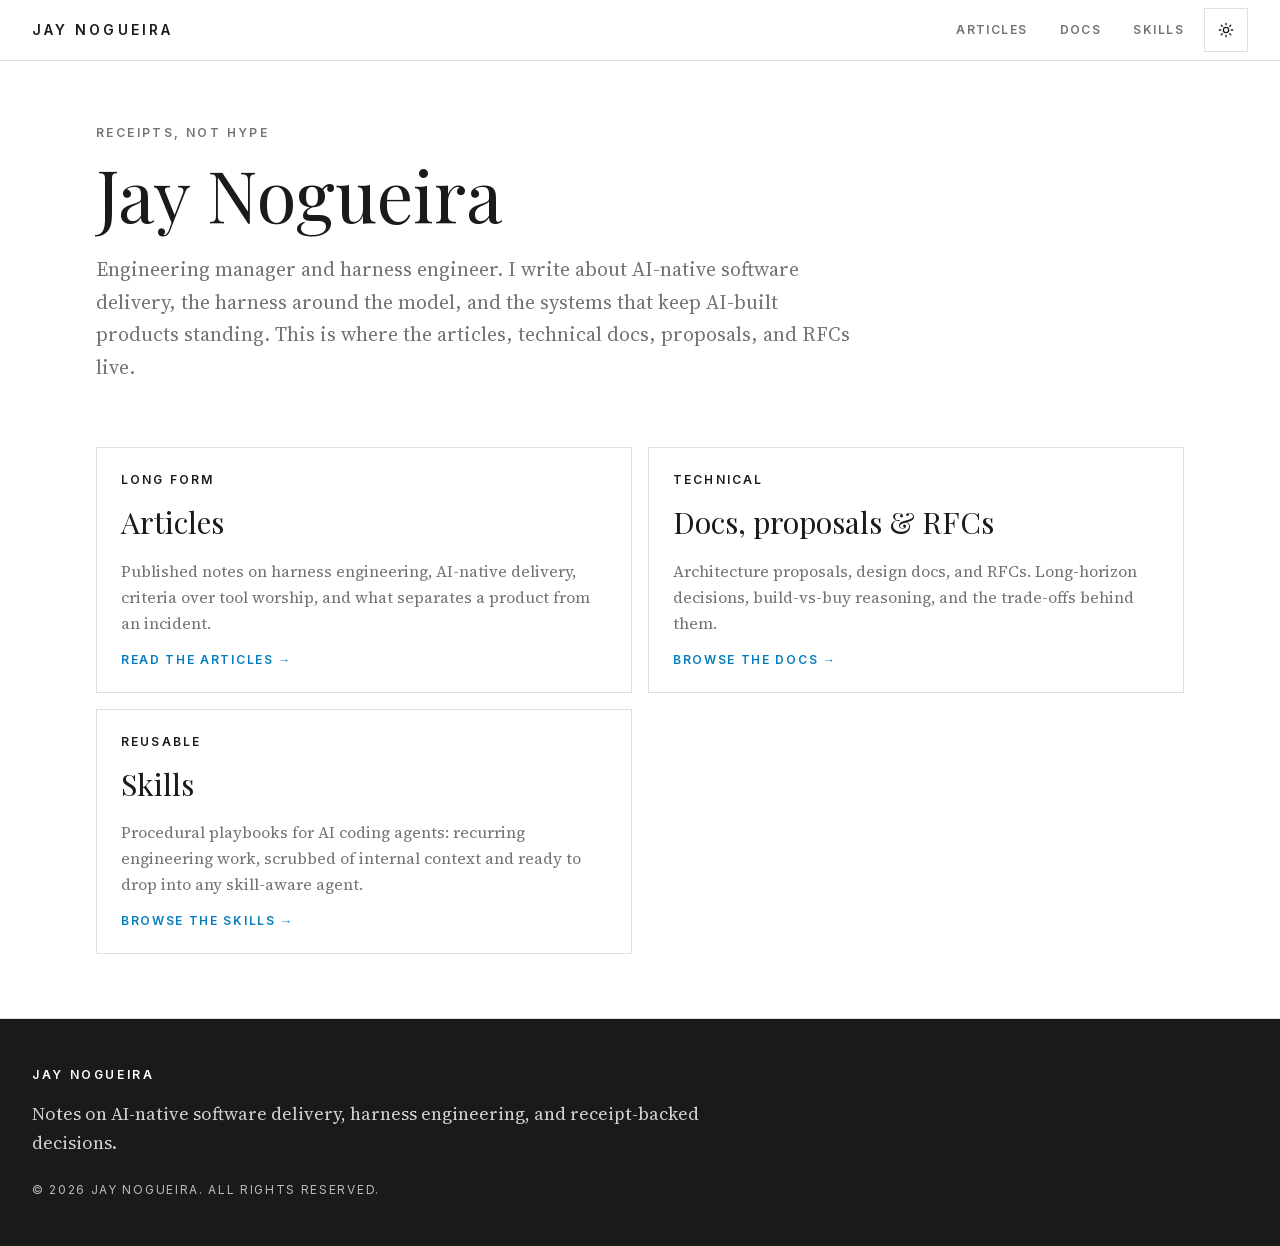
<file: index.html>
<!DOCTYPE html>
<html lang="en" class="scroll-smooth" data-scroll-behavior="smooth">
<head>
<meta charset="utf-8"/>
<meta name="viewport" content="width=device-width, initial-scale=1"/>
<title>Jay Nogueira</title>
<meta name="description" content="Engineering manager and harness engineer. Articles, technical docs, proposals, and RFCs on AI-native software delivery and the systems that keep AI-built products standing."/>
<meta name="author" content="Jay Nogueira"/>
<meta property="og:title" content="Jay Nogueira"/>
<meta property="og:description" content="Articles, technical docs, proposals, and RFCs on AI-native software delivery and harness engineering."/>
<meta property="og:type" content="website"/>
<meta property="og:url" content="https://jaynogueira-vt.github.io/notes/"/>
<meta property="og:site_name" content="Jay Nogueira"/>
<meta name="twitter:card" content="summary"/>
<meta name="twitter:title" content="Jay Nogueira"/>
<meta name="twitter:description" content="Articles, technical docs, proposals, and RFCs on AI-native software delivery and harness engineering."/>
<meta name="theme-color" content="#ffffff" media="(prefers-color-scheme: light)"/>
<meta name="theme-color" content="#0a0a0a" media="(prefers-color-scheme: dark)"/>
<link rel="icon" href="assets/icon.svg" type="image/svg+xml"/>
<link rel="stylesheet" href="assets/fonts.css"/>
<link rel="stylesheet" href="assets/site.css"/>
<script>(function(){try{var t=localStorage.getItem("theme");var d=t==="dark"||(!t&&window.matchMedia("(prefers-color-scheme: dark)").matches);if(d){document.documentElement.classList.add("dark");document.documentElement.style.colorScheme="dark"}else{document.documentElement.style.colorScheme="light"}}catch(e){}})();</script>
</head>
<body class="playfair_display_788cf017-module__UR335q__variable source_serif_4_1dcf62f-module__tdgqBa__variable inter_96c4af0c-module__Y9_Geq__variable antialiased">
<div class="bg-background text-foreground flex min-h-screen flex-col">
<a href="#main-content" class="bg-background text-foreground focus-visible:ring-ring sr-only focus:not-sr-only focus:absolute focus:top-2 focus:left-2 focus:z-[100] focus:px-4 focus:py-3 focus:ring-2 focus:outline-none">Skip to content</a>
<header class="border-border bg-background sticky top-0 z-50 w-full border-b">
<div class="mx-auto flex max-w-7xl items-center justify-between px-4 py-2 sm:px-6 lg:px-8">
<a class="focus-visible:ring-ring inline-flex min-h-11 items-center font-sans text-sm font-semibold tracking-[0.22em] uppercase focus-visible:ring-2 focus-visible:outline-none" href="index.html"><span>Jay Nogueira</span></a>
<div class="flex items-center gap-2">
<a class="hover:text-foreground text-muted-foreground focus-visible:ring-ring inline-flex min-h-11 shrink-0 items-center px-3 font-sans text-xs font-semibold tracking-[0.12em] uppercase transition-colors focus-visible:ring-2 focus-visible:outline-none" href="articles/index.html">Articles</a>
<a class="hover:text-foreground text-muted-foreground focus-visible:ring-ring inline-flex min-h-11 shrink-0 items-center px-3 font-sans text-xs font-semibold tracking-[0.12em] uppercase transition-colors focus-visible:ring-2 focus-visible:outline-none" href="docs/index.html">Docs</a>
<a class="hover:text-foreground text-muted-foreground focus-visible:ring-ring inline-flex min-h-11 shrink-0 items-center px-3 font-sans text-xs font-semibold tracking-[0.12em] uppercase transition-colors focus-visible:ring-2 focus-visible:outline-none" href="skills/index.html">Skills</a>
<button type="button" onclick="toggleTheme()" aria-label="Toggle theme" title="Toggle theme" class="border-border bg-background text-foreground hover:bg-secondary hover:text-foreground focus-visible:ring-ring relative inline-flex h-11 w-11 items-center justify-center rounded-md border transition-colors focus-visible:ring-2 focus-visible:outline-none"><svg class="h-4 w-4 dark:hidden" viewBox="0 0 24 24" fill="none" stroke="currentColor" stroke-width="2" stroke-linecap="round" stroke-linejoin="round" aria-hidden="true"><circle cx="12" cy="12" r="4"/><path d="M12 2v2M12 20v2M4.93 4.93l1.41 1.41M17.66 17.66l1.41 1.41M2 12h2M20 12h2M6.34 17.66l-1.41 1.41M19.07 4.93l-1.41 1.41"/></svg><svg class="hidden h-4 w-4 dark:block" viewBox="0 0 24 24" fill="none" stroke="currentColor" stroke-width="2" stroke-linecap="round" stroke-linejoin="round" aria-hidden="true"><path d="M12 3a6 6 0 0 0 9 9 9 9 0 1 1-9-9Z"/></svg></button>
</div>
</div>
</header>
<main id="main-content" class="flex-1" tabindex="-1">

<section class="mx-auto flex w-full max-w-6xl flex-col gap-8 px-4 pt-12 pb-8 sm:px-6 lg:px-8 md:py-16">
<header class="max-w-4xl">
<p class="text-muted-foreground font-sans text-xs font-semibold tracking-[0.2em] uppercase">Receipts, not hype</p>
<h1 class="font-display mt-4 text-5xl leading-none font-normal md:text-7xl">Jay Nogueira</h1>
<p class="text-muted-foreground mt-6 max-w-3xl font-serif text-xl leading-relaxed">Engineering manager and harness engineer. I write about AI-native software delivery, the harness around the model, and the systems that keep AI-built products standing. This is where the articles, technical docs, proposals, and RFCs live.</p>
</header>
</section>

<section class="mx-auto w-full max-w-6xl px-4 pb-16 sm:px-6 lg:px-8">
<div class="grid gap-4 md:grid-cols-2 lg:grid-cols-3">

<a href="articles/index.html" class="border-border hover:bg-secondary/40 focus-visible:ring-ring group relative flex flex-col gap-4 border p-6 transition-colors focus-visible:ring-2 focus-visible:outline-none">
<p class="font-sans text-xs font-semibold tracking-[0.18em] uppercase">Long form</p>
<h2 class="font-display text-3xl leading-tight font-normal">Articles</h2>
<p class="text-muted-foreground font-serif text-base leading-relaxed">Published notes on harness engineering, AI-native delivery, criteria over tool worship, and what separates a product from an incident.</p>
<span class="text-accent mt-auto font-sans text-xs font-semibold tracking-[0.14em] uppercase">Read the articles &rarr;</span>
</a>

<a href="docs/index.html" class="border-border hover:bg-secondary/40 focus-visible:ring-ring group relative flex flex-col gap-4 border p-6 transition-colors focus-visible:ring-2 focus-visible:outline-none">
<p class="font-sans text-xs font-semibold tracking-[0.18em] uppercase">Technical</p>
<h2 class="font-display text-3xl leading-tight font-normal">Docs, proposals &amp; RFCs</h2>
<p class="text-muted-foreground font-serif text-base leading-relaxed">Architecture proposals, design docs, and RFCs. Long-horizon decisions, build-vs-buy reasoning, and the trade-offs behind them.</p>
<span class="text-accent mt-auto font-sans text-xs font-semibold tracking-[0.14em] uppercase">Browse the docs &rarr;</span>
</a>

<a href="skills/index.html" class="border-border hover:bg-secondary/40 focus-visible:ring-ring group relative flex flex-col gap-4 border p-6 transition-colors focus-visible:ring-2 focus-visible:outline-none">
<p class="font-sans text-xs font-semibold tracking-[0.18em] uppercase">Reusable</p>
<h2 class="font-display text-3xl leading-tight font-normal">Skills</h2>
<p class="text-muted-foreground font-serif text-base leading-relaxed">Procedural playbooks for AI coding agents: recurring engineering work, scrubbed of internal context and ready to drop into any skill-aware agent.</p>
<span class="text-accent mt-auto font-sans text-xs font-semibold tracking-[0.14em] uppercase">Browse the skills &rarr;</span>
</a>

</div>
</section>

</main>
<footer class="bg-primary text-primary-foreground border-primary border-t">
<div class="mx-auto grid max-w-7xl gap-10 px-6 py-12 lg:px-8">
<div>
<p class="font-sans text-xs font-semibold tracking-[0.22em] uppercase">Jay Nogueira</p>
<p class="text-primary-foreground/80 mt-4 max-w-2xl font-serif text-lg leading-relaxed">Notes on AI-native software delivery, harness engineering, and receipt-backed decisions.</p>
<p class="text-primary-foreground/70 mt-6 font-sans text-xs tracking-[0.14em] uppercase">&copy; 2026 Jay Nogueira. All rights reserved.</p>
</div>
</div>
</footer>
</div>
<script>function toggleTheme(){var h=document.documentElement;var d=h.classList.toggle("dark");h.style.colorScheme=d?"dark":"light";try{localStorage.setItem("theme",d?"dark":"light")}catch(e){}}</script>
</body>
</html>
</file>
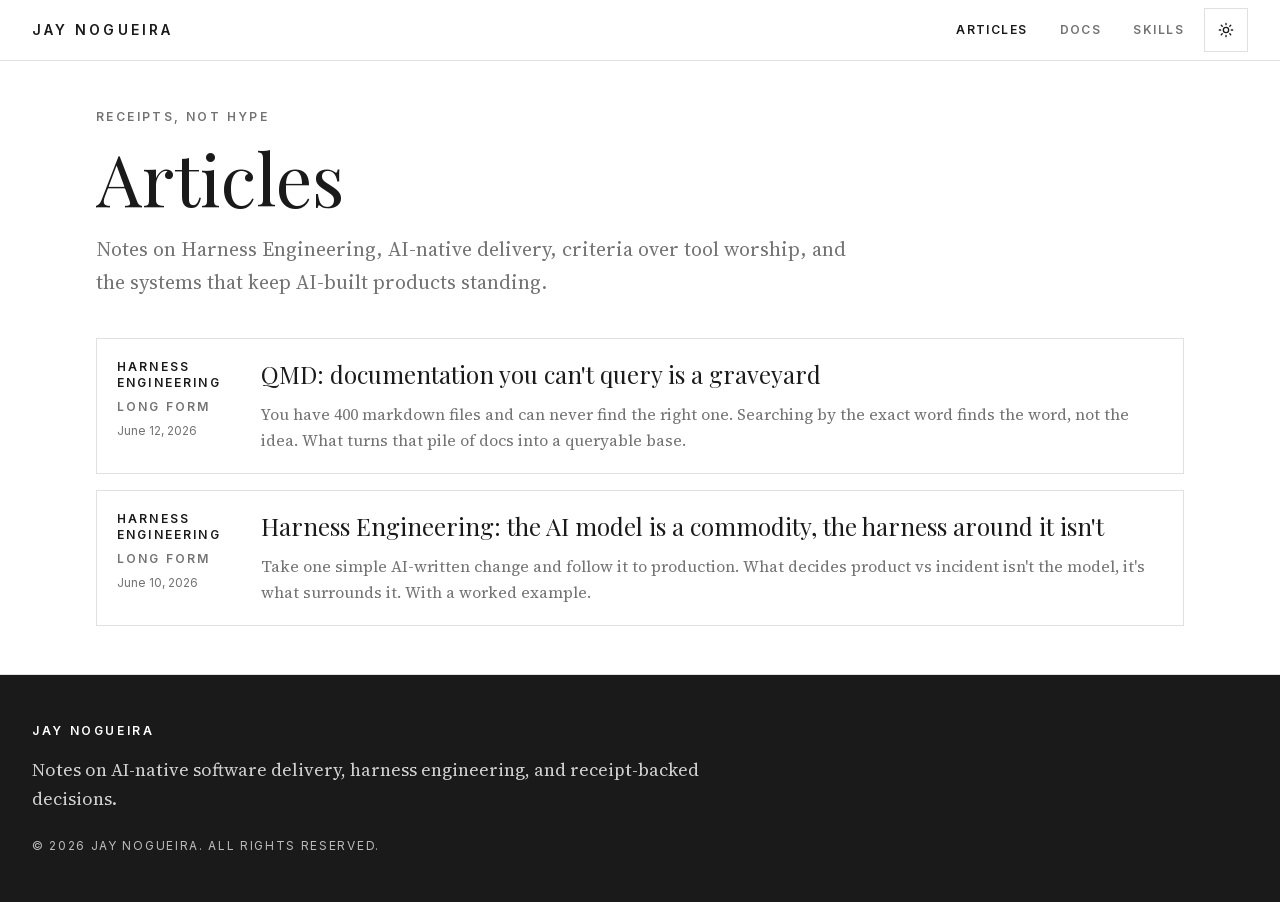
<file: articles/index.html>
<!DOCTYPE html>
<html lang="en" class="scroll-smooth" data-scroll-behavior="smooth">
<head>
<meta charset="utf-8"/>
<meta name="viewport" content="width=device-width, initial-scale=1"/>
<title>Articles · Jay Nogueira</title>
<meta name="description" content="Published notes on Harness Engineering, AI-native delivery, and the systems that keep AI-built products standing."/>
<meta name="author" content="Jay Nogueira"/>
<meta property="og:title" content="Articles · Jay Nogueira"/>
<meta property="og:description" content="Notes on Harness Engineering, AI-native delivery, and the systems that keep AI-built products standing."/>
<meta property="og:type" content="website"/>
<meta property="og:url" content="https://jaynogueira-vt.github.io/notes/articles/"/>
<meta property="og:site_name" content="Jay Nogueira"/>
<meta name="theme-color" content="#ffffff" media="(prefers-color-scheme: light)"/>
<meta name="theme-color" content="#0a0a0a" media="(prefers-color-scheme: dark)"/>
<link rel="icon" href="../assets/icon.svg" type="image/svg+xml"/>
<link rel="stylesheet" href="../assets/fonts.css"/>
<link rel="stylesheet" href="../assets/site.css"/>
<script>(function(){try{var t=localStorage.getItem("theme");var d=t==="dark"||(!t&&window.matchMedia("(prefers-color-scheme: dark)").matches);if(d){document.documentElement.classList.add("dark");document.documentElement.style.colorScheme="dark"}else{document.documentElement.style.colorScheme="light"}}catch(e){}})();</script>
</head>
<body class="playfair_display_788cf017-module__UR335q__variable source_serif_4_1dcf62f-module__tdgqBa__variable inter_96c4af0c-module__Y9_Geq__variable antialiased">
<div class="bg-background text-foreground flex min-h-screen flex-col">
<a href="#main-content" class="bg-background text-foreground focus-visible:ring-ring sr-only focus:not-sr-only focus:absolute focus:top-2 focus:left-2 focus:z-[100] focus:px-4 focus:py-3 focus:ring-2 focus:outline-none">Skip to content</a>
<header class="border-border bg-background sticky top-0 z-50 w-full border-b">
<div class="mx-auto flex max-w-7xl items-center justify-between px-4 py-2 sm:px-6 lg:px-8">
<a class="focus-visible:ring-ring inline-flex min-h-11 items-center font-sans text-sm font-semibold tracking-[0.22em] uppercase focus-visible:ring-2 focus-visible:outline-none" href="../index.html"><span>Jay Nogueira</span></a>
<div class="flex items-center gap-2">
<a class="text-foreground focus-visible:ring-ring inline-flex min-h-11 shrink-0 items-center px-3 font-sans text-xs font-semibold tracking-[0.12em] uppercase focus-visible:ring-2 focus-visible:outline-none" href="index.html" aria-current="page">Articles</a>
<a class="hover:text-foreground text-muted-foreground focus-visible:ring-ring inline-flex min-h-11 shrink-0 items-center px-3 font-sans text-xs font-semibold tracking-[0.12em] uppercase transition-colors focus-visible:ring-2 focus-visible:outline-none" href="../docs/index.html">Docs</a>
<a class="hover:text-foreground text-muted-foreground focus-visible:ring-ring inline-flex min-h-11 shrink-0 items-center px-3 font-sans text-xs font-semibold tracking-[0.12em] uppercase transition-colors focus-visible:ring-2 focus-visible:outline-none" href="../skills/index.html">Skills</a>
<button type="button" onclick="toggleTheme()" aria-label="Toggle theme" title="Toggle theme" class="border-border bg-background text-foreground hover:bg-secondary hover:text-foreground focus-visible:ring-ring relative inline-flex h-11 w-11 items-center justify-center rounded-md border transition-colors focus-visible:ring-2 focus-visible:outline-none"><svg class="h-4 w-4 dark:hidden" viewBox="0 0 24 24" fill="none" stroke="currentColor" stroke-width="2" stroke-linecap="round" stroke-linejoin="round" aria-hidden="true"><circle cx="12" cy="12" r="4"/><path d="M12 2v2M12 20v2M4.93 4.93l1.41 1.41M17.66 17.66l1.41 1.41M2 12h2M20 12h2M6.34 17.66l-1.41 1.41M19.07 4.93l-1.41 1.41"/></svg><svg class="hidden h-4 w-4 dark:block" viewBox="0 0 24 24" fill="none" stroke="currentColor" stroke-width="2" stroke-linecap="round" stroke-linejoin="round" aria-hidden="true"><path d="M12 3a6 6 0 0 0 9 9 9 9 0 1 1-9-9Z"/></svg></button>
</div>
</div>
</header>
<main id="main-content" class="flex-1" tabindex="-1">
<section class="mx-auto flex w-full max-w-6xl flex-col gap-10 px-4 py-12 sm:px-6 lg:px-8">
<header class="max-w-4xl">
<p class="text-muted-foreground font-sans text-xs font-semibold tracking-[0.2em] uppercase">Receipts, not hype</p>
<h1 class="font-display mt-4 text-5xl leading-none font-normal md:text-7xl">Articles</h1>
<p class="text-muted-foreground mt-5 max-w-3xl font-serif text-xl leading-relaxed">Notes on Harness Engineering, AI-native delivery, criteria over tool worship, and the systems that keep AI-built products standing.</p>
</header>
<div class="flex flex-col gap-4">
<article class="border-border hover:bg-secondary/40 relative grid gap-4 border p-5 transition-colors md:grid-cols-[8rem_minmax(0,1fr)]">
<div class="font-sans text-xs font-semibold tracking-[0.18em] uppercase">
<p>Harness Engineering</p>
<p class="text-muted-foreground mt-2">Long form</p>
<p class="text-muted-foreground mt-2 font-normal tracking-normal normal-case"><time datetime="2026-06-12T00:00:00+00:00">June 12, 2026</time></p>
</div>
<div>
<h2 class="font-display text-2xl leading-tight font-normal"><a href="documentation-you-can-t-query-is-a-graveyard/index.html" class="focus-visible:ring-ring underline-offset-4 after:absolute after:inset-0 hover:underline focus-visible:ring-2 focus-visible:outline-none">QMD: documentation you can&#x27;t query is a graveyard</a></h2>
<p class="text-muted-foreground mt-3 font-serif text-base leading-relaxed">You have 400 markdown files and can never find the right one. Searching by the exact word finds the word, not the idea. What turns that pile of docs into a queryable base.</p>
</div>
</article>
<article class="border-border hover:bg-secondary/40 relative grid gap-4 border p-5 transition-colors md:grid-cols-[8rem_minmax(0,1fr)]">
<div class="font-sans text-xs font-semibold tracking-[0.18em] uppercase">
<p>Harness Engineering</p>
<p class="text-muted-foreground mt-2">Long form</p>
<p class="text-muted-foreground mt-2 font-normal tracking-normal normal-case"><time datetime="2026-06-10T00:00:00+00:00">June 10, 2026</time></p>
</div>
<div>
<h2 class="font-display text-2xl leading-tight font-normal"><a href="harness-engineering-receipts-over-hype/index.html" class="focus-visible:ring-ring underline-offset-4 after:absolute after:inset-0 hover:underline focus-visible:ring-2 focus-visible:outline-none">Harness Engineering: the AI model is a commodity, the harness around it isn&#x27;t</a></h2>
<p class="text-muted-foreground mt-3 font-serif text-base leading-relaxed">Take one simple AI-written change and follow it to production. What decides product vs incident isn&#x27;t the model, it&#x27;s what surrounds it. With a worked example.</p>
</div>
</article>
</div>
</section>
</main>
<footer class="bg-primary text-primary-foreground border-primary border-t">
<div class="mx-auto grid max-w-7xl gap-10 px-6 py-12 lg:px-8">
<div>
<p class="font-sans text-xs font-semibold tracking-[0.22em] uppercase">Jay Nogueira</p>
<p class="text-primary-foreground/80 mt-4 max-w-2xl font-serif text-lg leading-relaxed">Notes on AI-native software delivery, harness engineering, and receipt-backed decisions.</p>
<p class="text-primary-foreground/70 mt-6 font-sans text-xs tracking-[0.14em] uppercase">&copy; 2026 Jay Nogueira. All rights reserved.</p>
</div>
</div>
</footer>
</div>
<script>function toggleTheme(){var h=document.documentElement;var d=h.classList.toggle("dark");h.style.colorScheme=d?"dark":"light";try{localStorage.setItem("theme",d?"dark":"light")}catch(e){}}</script>
</body>
</html>
</file>
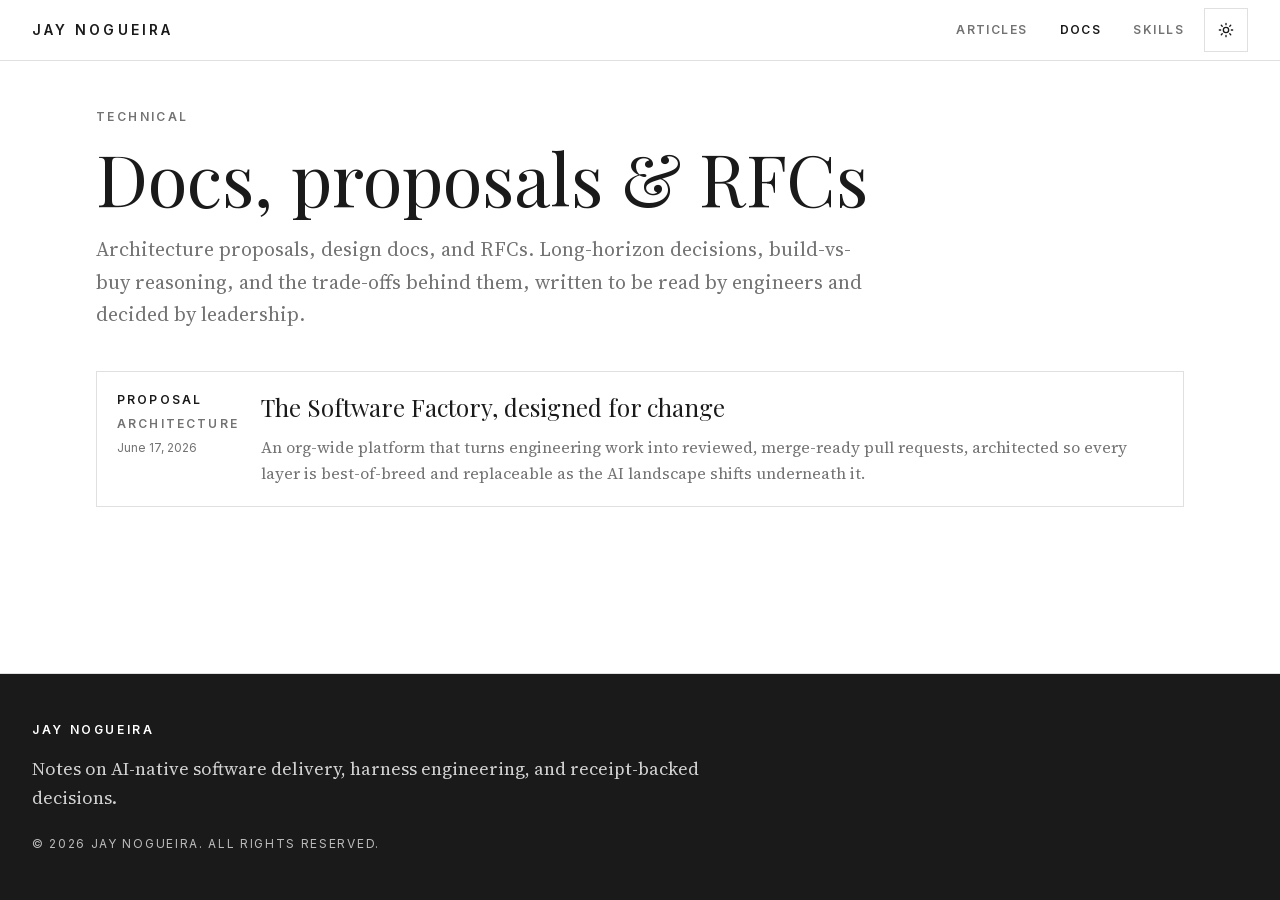
<file: docs/index.html>
<!DOCTYPE html>
<html lang="en" class="scroll-smooth" data-scroll-behavior="smooth">
<head>
<meta charset="utf-8"/>
<meta name="viewport" content="width=device-width, initial-scale=1"/>
<title>Docs, proposals &amp; RFCs · Jay Nogueira</title>
<meta name="description" content="Architecture proposals, design docs, and RFCs on AI-native software delivery and platform engineering."/>
<meta name="author" content="Jay Nogueira"/>
<meta property="og:title" content="Docs, proposals &amp; RFCs · Jay Nogueira"/>
<meta property="og:description" content="Architecture proposals, design docs, and RFCs on AI-native software delivery and platform engineering."/>
<meta property="og:type" content="website"/>
<meta property="og:url" content="https://jaynogueira-vt.github.io/notes/docs/"/>
<meta property="og:site_name" content="Jay Nogueira"/>
<meta name="theme-color" content="#ffffff" media="(prefers-color-scheme: light)"/>
<meta name="theme-color" content="#0a0a0a" media="(prefers-color-scheme: dark)"/>
<link rel="icon" href="../assets/icon.svg" type="image/svg+xml"/>
<link rel="stylesheet" href="../assets/fonts.css"/>
<link rel="stylesheet" href="../assets/site.css"/>
<script>(function(){try{var t=localStorage.getItem("theme");var d=t==="dark"||(!t&&window.matchMedia("(prefers-color-scheme: dark)").matches);if(d){document.documentElement.classList.add("dark");document.documentElement.style.colorScheme="dark"}else{document.documentElement.style.colorScheme="light"}}catch(e){}})();</script>
</head>
<body class="playfair_display_788cf017-module__UR335q__variable source_serif_4_1dcf62f-module__tdgqBa__variable inter_96c4af0c-module__Y9_Geq__variable antialiased">
<div class="bg-background text-foreground flex min-h-screen flex-col">
<a href="#main-content" class="bg-background text-foreground focus-visible:ring-ring sr-only focus:not-sr-only focus:absolute focus:top-2 focus:left-2 focus:z-[100] focus:px-4 focus:py-3 focus:ring-2 focus:outline-none">Skip to content</a>
<header class="border-border bg-background sticky top-0 z-50 w-full border-b">
<div class="mx-auto flex max-w-7xl items-center justify-between px-4 py-2 sm:px-6 lg:px-8">
<a class="focus-visible:ring-ring inline-flex min-h-11 items-center font-sans text-sm font-semibold tracking-[0.22em] uppercase focus-visible:ring-2 focus-visible:outline-none" href="../index.html"><span>Jay Nogueira</span></a>
<div class="flex items-center gap-2">
<a class="hover:text-foreground text-muted-foreground focus-visible:ring-ring inline-flex min-h-11 shrink-0 items-center px-3 font-sans text-xs font-semibold tracking-[0.12em] uppercase transition-colors focus-visible:ring-2 focus-visible:outline-none" href="../articles/index.html">Articles</a>
<a class="text-foreground focus-visible:ring-ring inline-flex min-h-11 shrink-0 items-center px-3 font-sans text-xs font-semibold tracking-[0.12em] uppercase focus-visible:ring-2 focus-visible:outline-none" href="index.html" aria-current="page">Docs</a>
<a class="hover:text-foreground text-muted-foreground focus-visible:ring-ring inline-flex min-h-11 shrink-0 items-center px-3 font-sans text-xs font-semibold tracking-[0.12em] uppercase transition-colors focus-visible:ring-2 focus-visible:outline-none" href="../skills/index.html">Skills</a>
<button type="button" onclick="toggleTheme()" aria-label="Toggle theme" title="Toggle theme" class="border-border bg-background text-foreground hover:bg-secondary hover:text-foreground focus-visible:ring-ring relative inline-flex h-11 w-11 items-center justify-center rounded-md border transition-colors focus-visible:ring-2 focus-visible:outline-none"><svg class="h-4 w-4 dark:hidden" viewBox="0 0 24 24" fill="none" stroke="currentColor" stroke-width="2" stroke-linecap="round" stroke-linejoin="round" aria-hidden="true"><circle cx="12" cy="12" r="4"/><path d="M12 2v2M12 20v2M4.93 4.93l1.41 1.41M17.66 17.66l1.41 1.41M2 12h2M20 12h2M6.34 17.66l-1.41 1.41M19.07 4.93l-1.41 1.41"/></svg><svg class="hidden h-4 w-4 dark:block" viewBox="0 0 24 24" fill="none" stroke="currentColor" stroke-width="2" stroke-linecap="round" stroke-linejoin="round" aria-hidden="true"><path d="M12 3a6 6 0 0 0 9 9 9 9 0 1 1-9-9Z"/></svg></button>
</div>
</div>
</header>
<main id="main-content" class="flex-1" tabindex="-1">
<section class="mx-auto flex w-full max-w-6xl flex-col gap-10 px-4 py-12 sm:px-6 lg:px-8">
<header class="max-w-4xl">
<p class="text-muted-foreground font-sans text-xs font-semibold tracking-[0.2em] uppercase">Technical</p>
<h1 class="font-display mt-4 text-5xl leading-none font-normal md:text-7xl">Docs, proposals &amp; RFCs</h1>
<p class="text-muted-foreground mt-5 max-w-3xl font-serif text-xl leading-relaxed">Architecture proposals, design docs, and RFCs. Long-horizon decisions, build-vs-buy reasoning, and the trade-offs behind them, written to be read by engineers and decided by leadership.</p>
</header>
<div class="flex flex-col gap-4">

<article class="border-border hover:bg-secondary/40 relative grid gap-4 border p-5 transition-colors md:grid-cols-[8rem_minmax(0,1fr)]">
<div class="font-sans text-xs font-semibold tracking-[0.18em] uppercase">
<p>Proposal</p>
<p class="text-muted-foreground mt-2">Architecture</p>
<p class="text-muted-foreground mt-2 font-normal tracking-normal normal-case"><time datetime="2026-06-17T00:00:00+00:00">June 17, 2026</time></p>
</div>
<div>
<h2 class="font-display text-2xl leading-tight font-normal"><a href="software-factory/index.html" class="focus-visible:ring-ring underline-offset-4 after:absolute after:inset-0 hover:underline focus-visible:ring-2 focus-visible:outline-none">The Software Factory, designed for change</a></h2>
<p class="text-muted-foreground mt-3 font-serif text-base leading-relaxed">An org-wide platform that turns engineering work into reviewed, merge-ready pull requests, architected so every layer is best-of-breed and replaceable as the AI landscape shifts underneath it.</p>
</div>
</article>

</div>
</section>
</main>
<footer class="bg-primary text-primary-foreground border-primary border-t">
<div class="mx-auto grid max-w-7xl gap-10 px-6 py-12 lg:px-8">
<div>
<p class="font-sans text-xs font-semibold tracking-[0.22em] uppercase">Jay Nogueira</p>
<p class="text-primary-foreground/80 mt-4 max-w-2xl font-serif text-lg leading-relaxed">Notes on AI-native software delivery, harness engineering, and receipt-backed decisions.</p>
<p class="text-primary-foreground/70 mt-6 font-sans text-xs tracking-[0.14em] uppercase">&copy; 2026 Jay Nogueira. All rights reserved.</p>
</div>
</div>
</footer>
</div>
<script>function toggleTheme(){var h=document.documentElement;var d=h.classList.toggle("dark");h.style.colorScheme=d?"dark":"light";try{localStorage.setItem("theme",d?"dark":"light")}catch(e){}}</script>
</body>
</html>
</file>
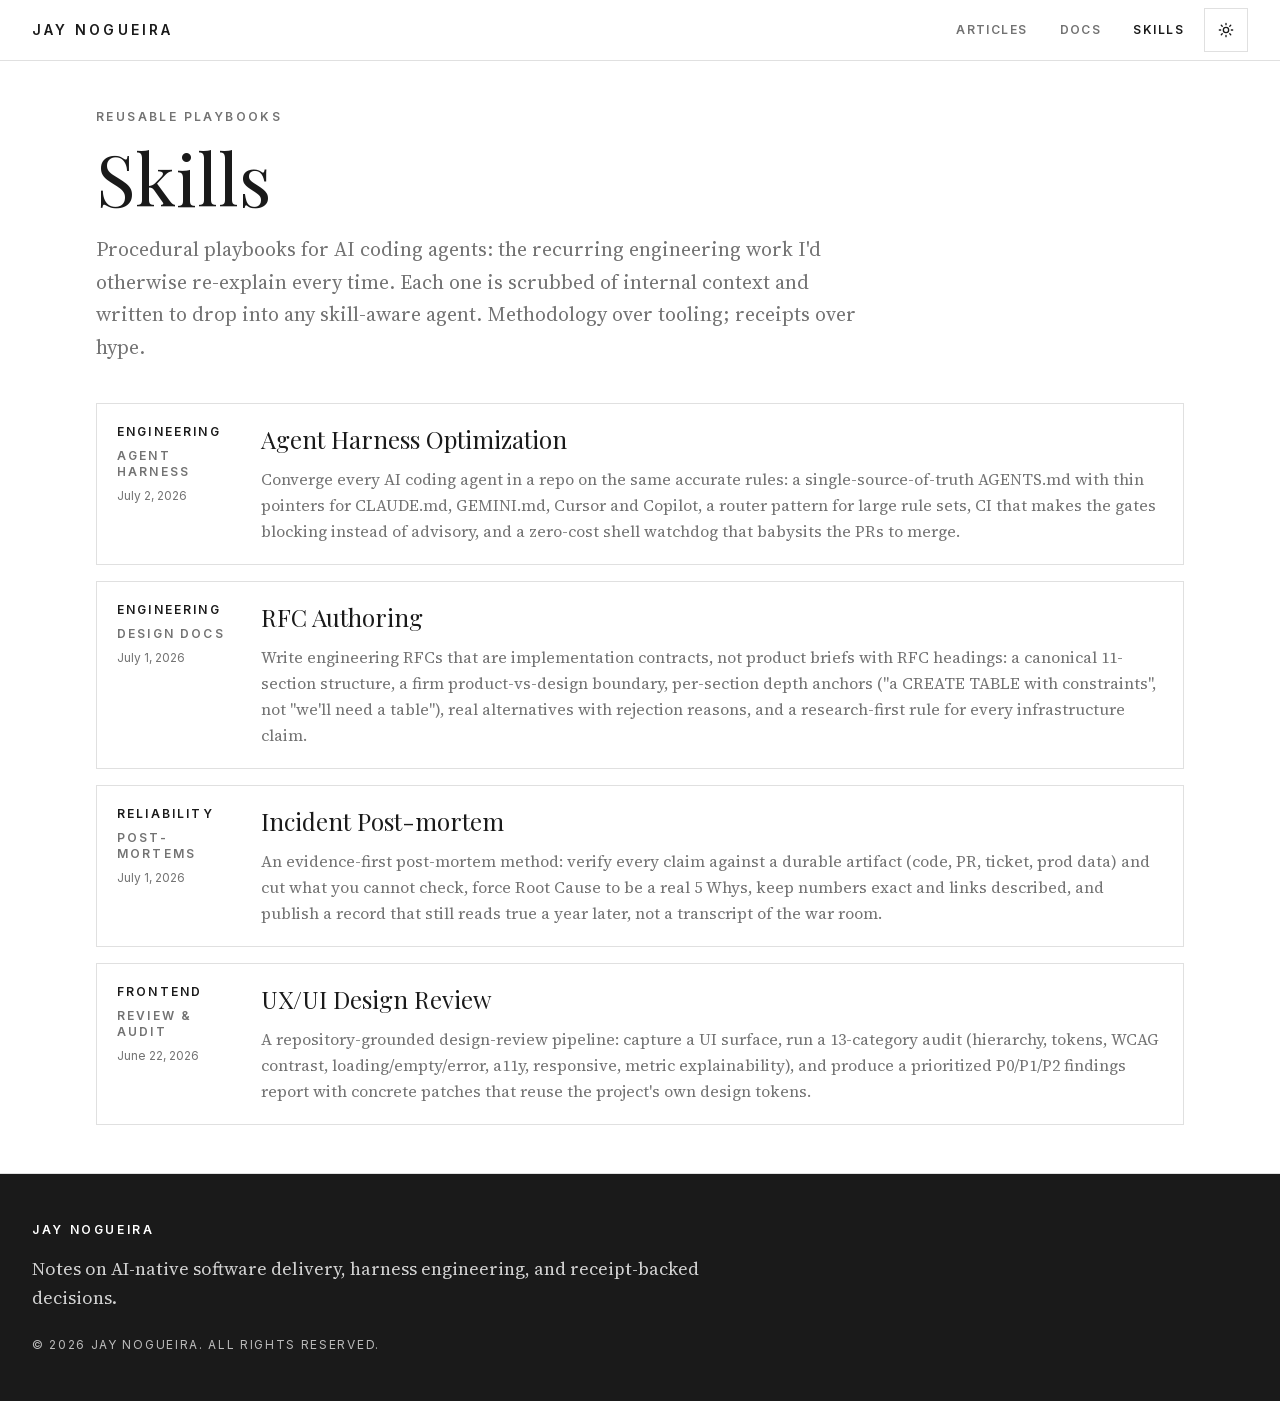
<file: skills/index.html>
<!DOCTYPE html>
<html lang="en" class="scroll-smooth" data-scroll-behavior="smooth">
<head>
<meta charset="utf-8"/>
<meta name="viewport" content="width=device-width, initial-scale=1"/>
<title>Skills · Jay Nogueira</title>
<meta name="description" content="Reusable AI-agent skills: procedural playbooks for recurring engineering work, scrubbed of internal context and safe to drop into any skill-aware agent."/>
<meta name="author" content="Jay Nogueira"/>
<meta property="og:title" content="Skills · Jay Nogueira"/>
<meta property="og:description" content="Reusable AI-agent skills: procedural playbooks for recurring engineering work, safe to drop into any skill-aware agent."/>
<meta property="og:type" content="website"/>
<meta property="og:url" content="https://jaynogueira-vt.github.io/notes/skills/"/>
<meta property="og:site_name" content="Jay Nogueira"/>
<meta name="theme-color" content="#ffffff" media="(prefers-color-scheme: light)"/>
<meta name="theme-color" content="#0a0a0a" media="(prefers-color-scheme: dark)"/>
<link rel="icon" href="../assets/icon.svg" type="image/svg+xml"/>
<link rel="stylesheet" href="../assets/fonts.css"/>
<link rel="stylesheet" href="../assets/site.css"/>
<script>(function(){try{var t=localStorage.getItem("theme");var d=t==="dark"||(!t&&window.matchMedia("(prefers-color-scheme: dark)").matches);if(d){document.documentElement.classList.add("dark");document.documentElement.style.colorScheme="dark"}else{document.documentElement.style.colorScheme="light"}}catch(e){}})();</script>
</head>
<body class="playfair_display_788cf017-module__UR335q__variable source_serif_4_1dcf62f-module__tdgqBa__variable inter_96c4af0c-module__Y9_Geq__variable antialiased">
<div class="bg-background text-foreground flex min-h-screen flex-col">
<a href="#main-content" class="bg-background text-foreground focus-visible:ring-ring sr-only focus:not-sr-only focus:absolute focus:top-2 focus:left-2 focus:z-[100] focus:px-4 focus:py-3 focus:ring-2 focus:outline-none">Skip to content</a>
<header class="border-border bg-background sticky top-0 z-50 w-full border-b">
<div class="mx-auto flex max-w-7xl items-center justify-between px-4 py-2 sm:px-6 lg:px-8">
<a class="focus-visible:ring-ring inline-flex min-h-11 items-center font-sans text-sm font-semibold tracking-[0.22em] uppercase focus-visible:ring-2 focus-visible:outline-none" href="../index.html"><span>Jay Nogueira</span></a>
<div class="flex items-center gap-2">
<a class="hover:text-foreground text-muted-foreground focus-visible:ring-ring inline-flex min-h-11 shrink-0 items-center px-3 font-sans text-xs font-semibold tracking-[0.12em] uppercase transition-colors focus-visible:ring-2 focus-visible:outline-none" href="../articles/index.html">Articles</a>
<a class="hover:text-foreground text-muted-foreground focus-visible:ring-ring inline-flex min-h-11 shrink-0 items-center px-3 font-sans text-xs font-semibold tracking-[0.12em] uppercase transition-colors focus-visible:ring-2 focus-visible:outline-none" href="../docs/index.html">Docs</a>
<a class="text-foreground focus-visible:ring-ring inline-flex min-h-11 shrink-0 items-center px-3 font-sans text-xs font-semibold tracking-[0.12em] uppercase focus-visible:ring-2 focus-visible:outline-none" href="index.html" aria-current="page">Skills</a>
<button type="button" onclick="toggleTheme()" aria-label="Toggle theme" title="Toggle theme" class="border-border bg-background text-foreground hover:bg-secondary hover:text-foreground focus-visible:ring-ring relative inline-flex h-11 w-11 items-center justify-center rounded-md border transition-colors focus-visible:ring-2 focus-visible:outline-none"><svg class="h-4 w-4 dark:hidden" viewBox="0 0 24 24" fill="none" stroke="currentColor" stroke-width="2" stroke-linecap="round" stroke-linejoin="round" aria-hidden="true"><circle cx="12" cy="12" r="4"/><path d="M12 2v2M12 20v2M4.93 4.93l1.41 1.41M17.66 17.66l1.41 1.41M2 12h2M20 12h2M6.34 17.66l-1.41 1.41M19.07 4.93l-1.41 1.41"/></svg><svg class="hidden h-4 w-4 dark:block" viewBox="0 0 24 24" fill="none" stroke="currentColor" stroke-width="2" stroke-linecap="round" stroke-linejoin="round" aria-hidden="true"><path d="M12 3a6 6 0 0 0 9 9 9 9 0 1 1-9-9Z"/></svg></button>
</div>
</div>
</header>
<main id="main-content" class="flex-1" tabindex="-1">
<section class="mx-auto flex w-full max-w-6xl flex-col gap-10 px-4 py-12 sm:px-6 lg:px-8">
<header class="max-w-4xl">
<p class="text-muted-foreground font-sans text-xs font-semibold tracking-[0.2em] uppercase">Reusable playbooks</p>
<h1 class="font-display mt-4 text-5xl leading-none font-normal md:text-7xl">Skills</h1>
<p class="text-muted-foreground mt-5 max-w-3xl font-serif text-xl leading-relaxed">Procedural playbooks for AI coding agents: the recurring engineering work I'd otherwise re-explain every time. Each one is scrubbed of internal context and written to drop into any skill-aware agent. Methodology over tooling; receipts over hype.</p>
</header>
<div class="flex flex-col gap-4">

<article class="border-border hover:bg-secondary/40 relative grid gap-4 border p-5 transition-colors md:grid-cols-[8rem_minmax(0,1fr)]">
<div class="font-sans text-xs font-semibold tracking-[0.18em] uppercase">
<p>Engineering</p>
<p class="text-muted-foreground mt-2">Agent harness</p>
<p class="text-muted-foreground mt-2 font-normal tracking-normal normal-case"><time datetime="2026-07-02T00:00:00+00:00">July 2, 2026</time></p>
</div>
<div>
<h2 class="font-display text-2xl leading-tight font-normal"><a href="agent-harness-optimization/index.html" class="focus-visible:ring-ring underline-offset-4 after:absolute after:inset-0 hover:underline focus-visible:ring-2 focus-visible:outline-none">Agent Harness Optimization</a></h2>
<p class="text-muted-foreground mt-3 font-serif text-base leading-relaxed">Converge every AI coding agent in a repo on the same accurate rules: a single-source-of-truth AGENTS.md with thin pointers for CLAUDE.md, GEMINI.md, Cursor and Copilot, a router pattern for large rule sets, CI that makes the gates blocking instead of advisory, and a zero-cost shell watchdog that babysits the PRs to merge.</p>
</div>
</article>

<article class="border-border hover:bg-secondary/40 relative grid gap-4 border p-5 transition-colors md:grid-cols-[8rem_minmax(0,1fr)]">
<div class="font-sans text-xs font-semibold tracking-[0.18em] uppercase">
<p>Engineering</p>
<p class="text-muted-foreground mt-2">Design docs</p>
<p class="text-muted-foreground mt-2 font-normal tracking-normal normal-case"><time datetime="2026-07-01T00:00:00+00:00">July 1, 2026</time></p>
</div>
<div>
<h2 class="font-display text-2xl leading-tight font-normal"><a href="rfc-authoring/index.html" class="focus-visible:ring-ring underline-offset-4 after:absolute after:inset-0 hover:underline focus-visible:ring-2 focus-visible:outline-none">RFC Authoring</a></h2>
<p class="text-muted-foreground mt-3 font-serif text-base leading-relaxed">Write engineering RFCs that are implementation contracts, not product briefs with RFC headings: a canonical 11-section structure, a firm product-vs-design boundary, per-section depth anchors ("a CREATE TABLE with constraints", not "we'll need a table"), real alternatives with rejection reasons, and a research-first rule for every infrastructure claim.</p>
</div>
</article>

<article class="border-border hover:bg-secondary/40 relative grid gap-4 border p-5 transition-colors md:grid-cols-[8rem_minmax(0,1fr)]">
<div class="font-sans text-xs font-semibold tracking-[0.18em] uppercase">
<p>Reliability</p>
<p class="text-muted-foreground mt-2">Post-mortems</p>
<p class="text-muted-foreground mt-2 font-normal tracking-normal normal-case"><time datetime="2026-07-01T00:00:00+00:00">July 1, 2026</time></p>
</div>
<div>
<h2 class="font-display text-2xl leading-tight font-normal"><a href="incident-postmortem/index.html" class="focus-visible:ring-ring underline-offset-4 after:absolute after:inset-0 hover:underline focus-visible:ring-2 focus-visible:outline-none">Incident Post-mortem</a></h2>
<p class="text-muted-foreground mt-3 font-serif text-base leading-relaxed">An evidence-first post-mortem method: verify every claim against a durable artifact (code, PR, ticket, prod data) and cut what you cannot check, force Root Cause to be a real 5 Whys, keep numbers exact and links described, and publish a record that still reads true a year later, not a transcript of the war room.</p>
</div>
</article>

<article class="border-border hover:bg-secondary/40 relative grid gap-4 border p-5 transition-colors md:grid-cols-[8rem_minmax(0,1fr)]">
<div class="font-sans text-xs font-semibold tracking-[0.18em] uppercase">
<p>Frontend</p>
<p class="text-muted-foreground mt-2">Review &amp; audit</p>
<p class="text-muted-foreground mt-2 font-normal tracking-normal normal-case"><time datetime="2026-06-22T00:00:00+00:00">June 22, 2026</time></p>
</div>
<div>
<h2 class="font-display text-2xl leading-tight font-normal"><a href="ux-ui-design-review/index.html" class="focus-visible:ring-ring underline-offset-4 after:absolute after:inset-0 hover:underline focus-visible:ring-2 focus-visible:outline-none">UX/UI Design Review</a></h2>
<p class="text-muted-foreground mt-3 font-serif text-base leading-relaxed">A repository-grounded design-review pipeline: capture a UI surface, run a 13-category audit (hierarchy, tokens, WCAG contrast, loading/empty/error, a11y, responsive, metric explainability), and produce a prioritized P0/P1/P2 findings report with concrete patches that reuse the project's own design tokens.</p>
</div>
</article>

</div>
</section>
</main>
<footer class="bg-primary text-primary-foreground border-primary border-t">
<div class="mx-auto grid max-w-7xl gap-10 px-6 py-12 lg:px-8">
<div>
<p class="font-sans text-xs font-semibold tracking-[0.22em] uppercase">Jay Nogueira</p>
<p class="text-primary-foreground/80 mt-4 max-w-2xl font-serif text-lg leading-relaxed">Notes on AI-native software delivery, harness engineering, and receipt-backed decisions.</p>
<p class="text-primary-foreground/70 mt-6 font-sans text-xs tracking-[0.14em] uppercase">&copy; 2026 Jay Nogueira. All rights reserved.</p>
</div>
</div>
</footer>
</div>
<script>function toggleTheme(){var h=document.documentElement;var d=h.classList.toggle("dark");h.style.colorScheme=d?"dark":"light";try{localStorage.setItem("theme",d?"dark":"light")}catch(e){}}</script>
</body>
</html>
</file>
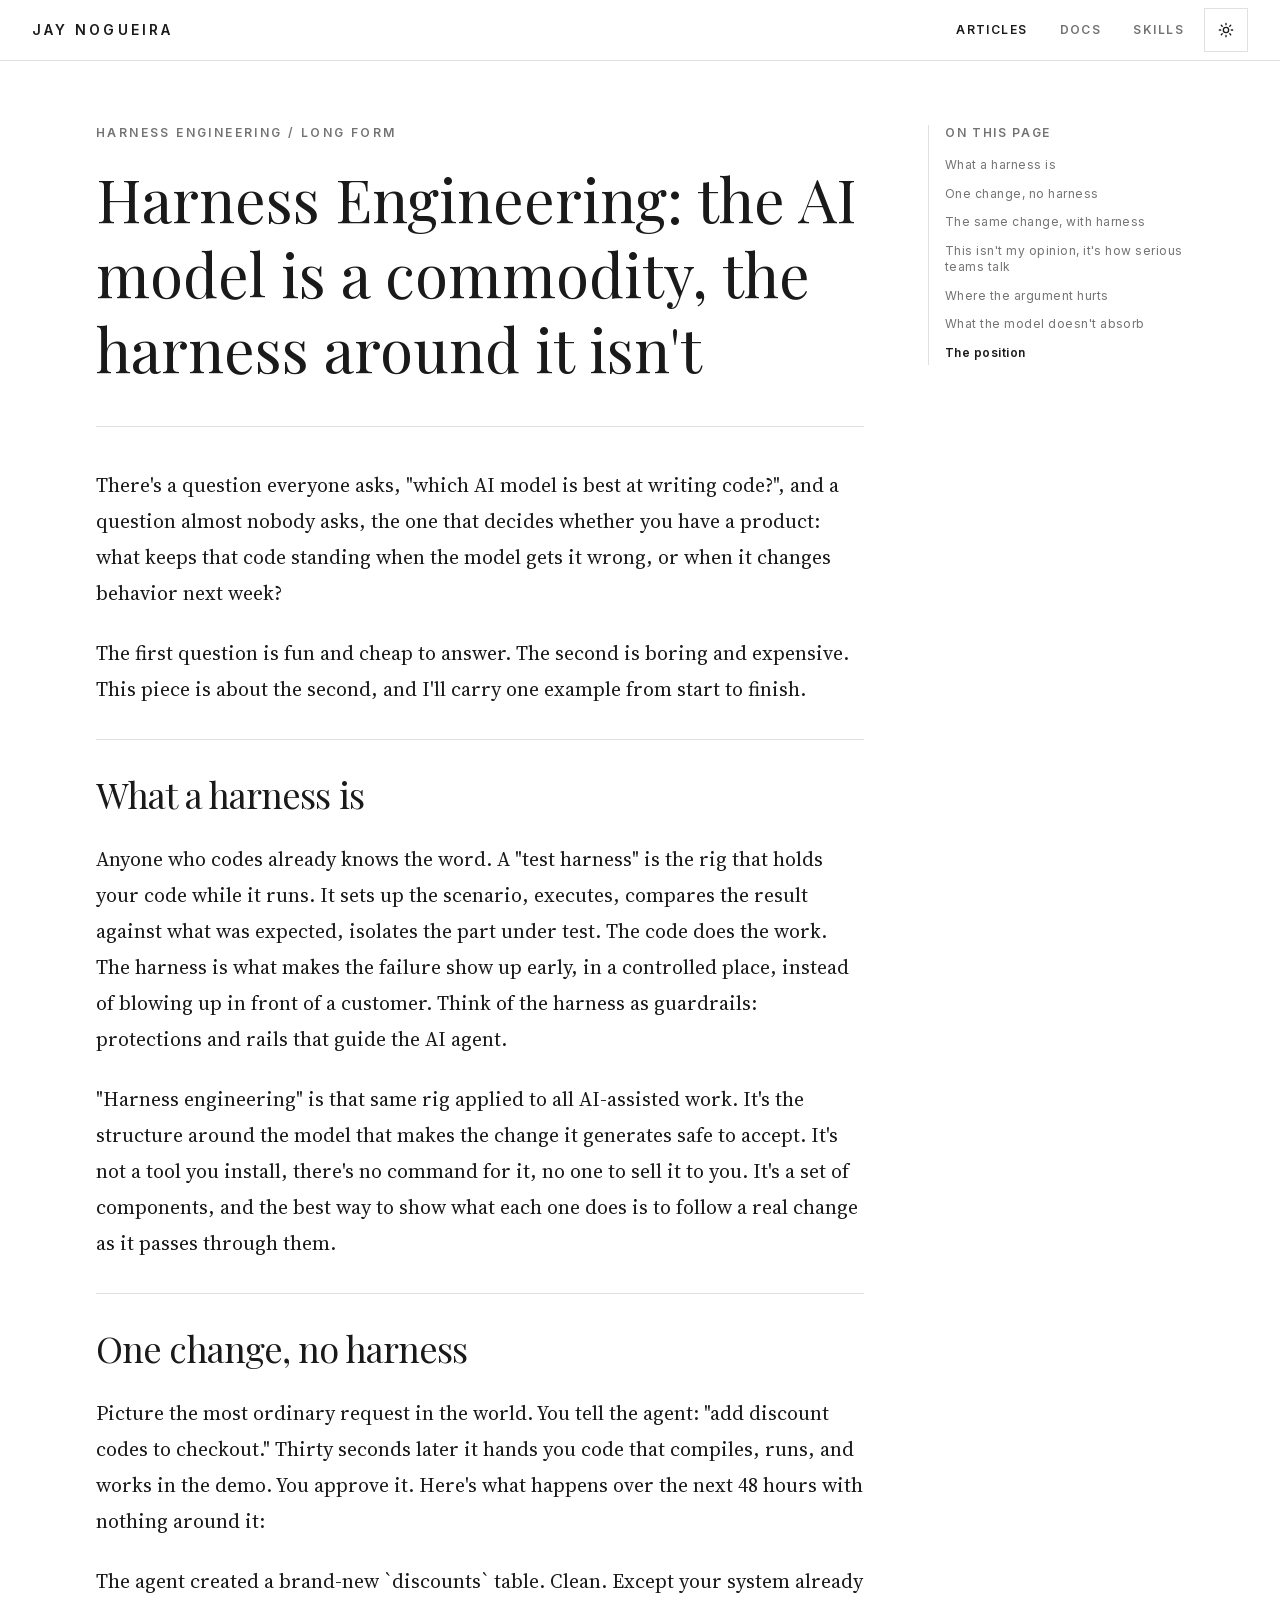
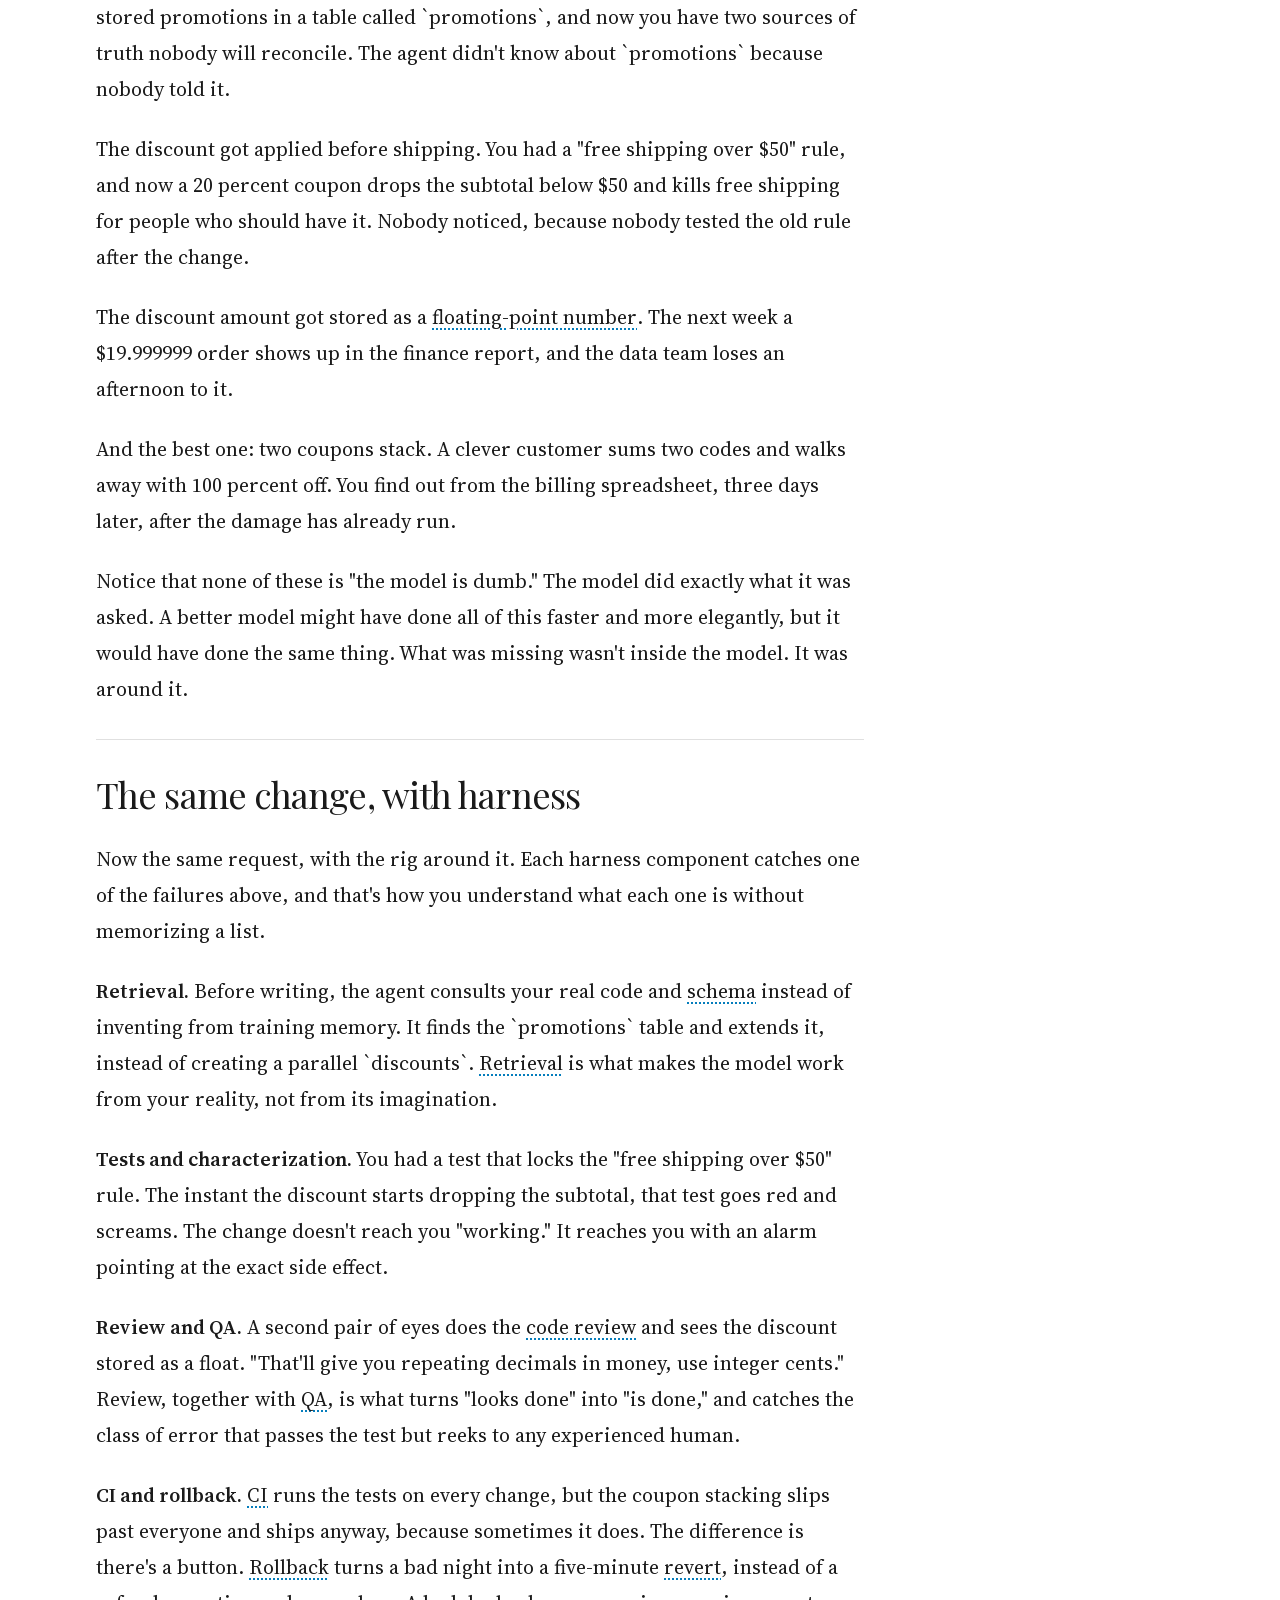
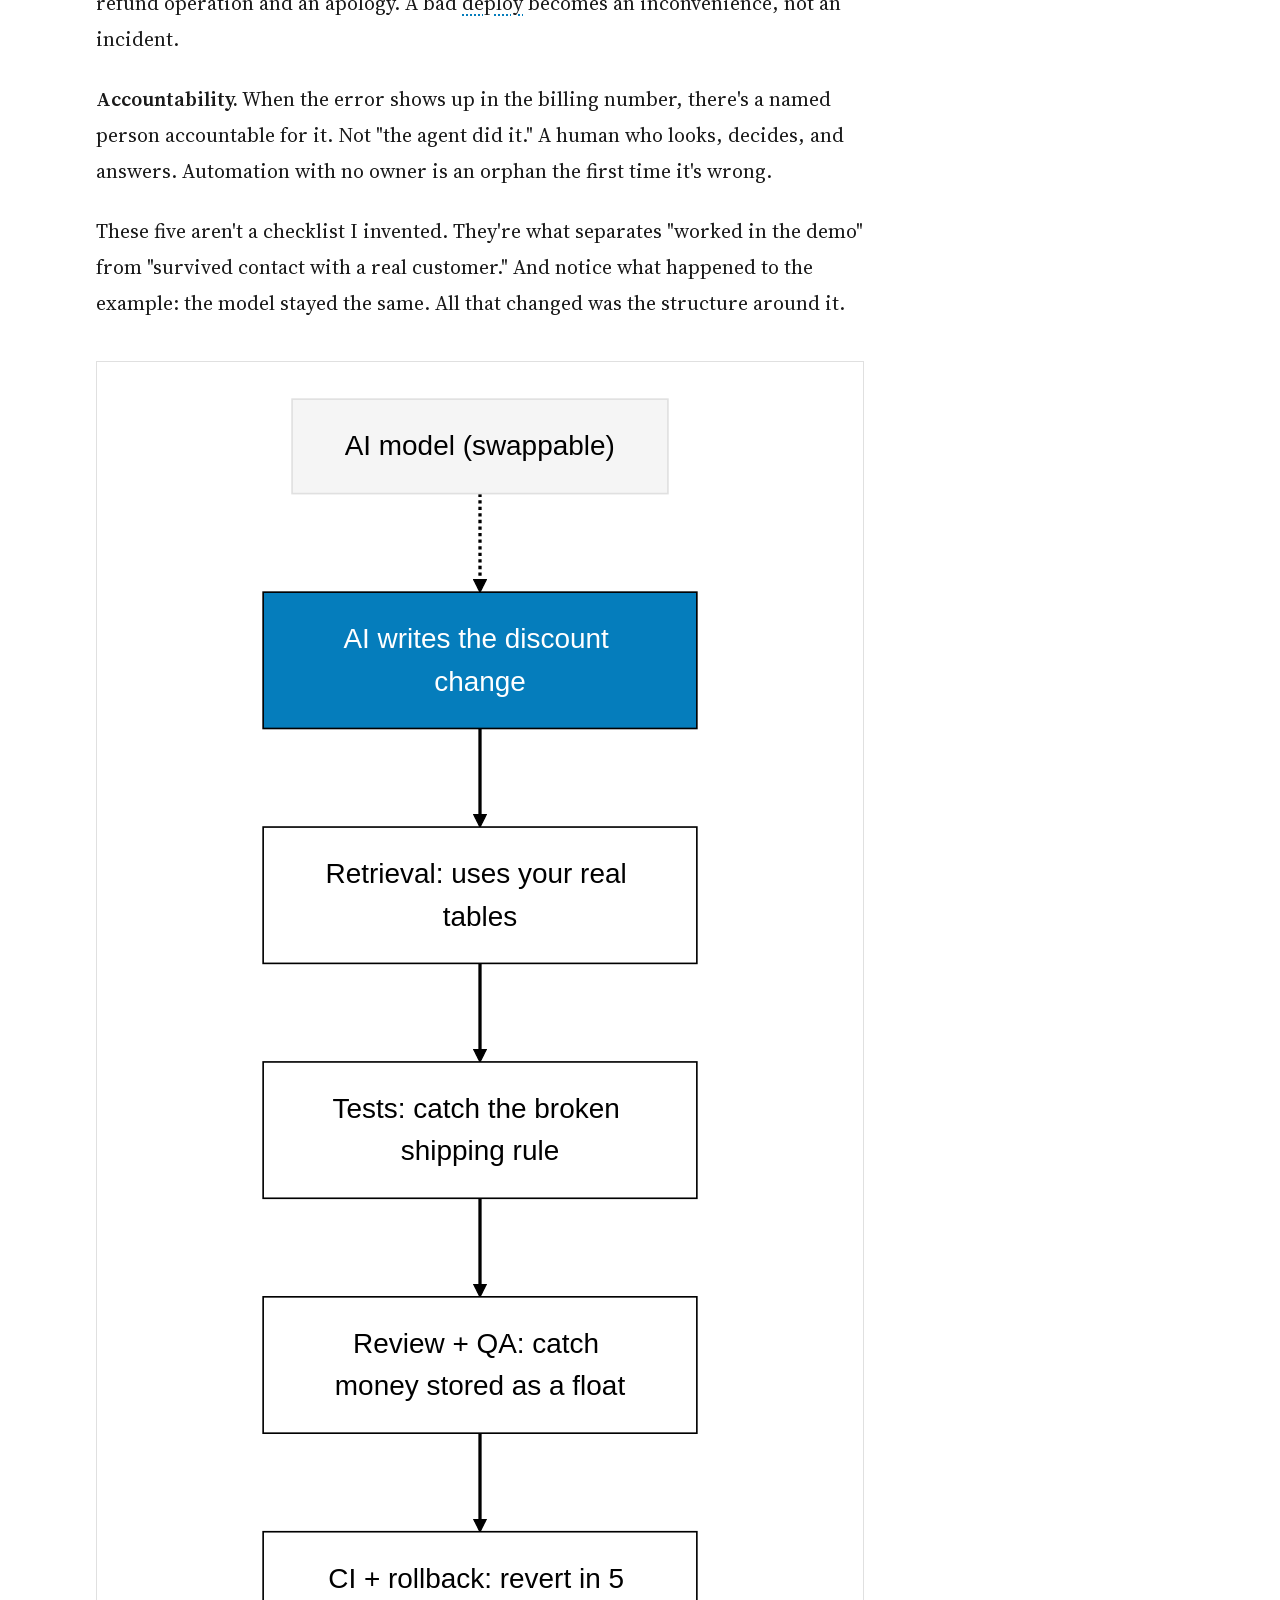
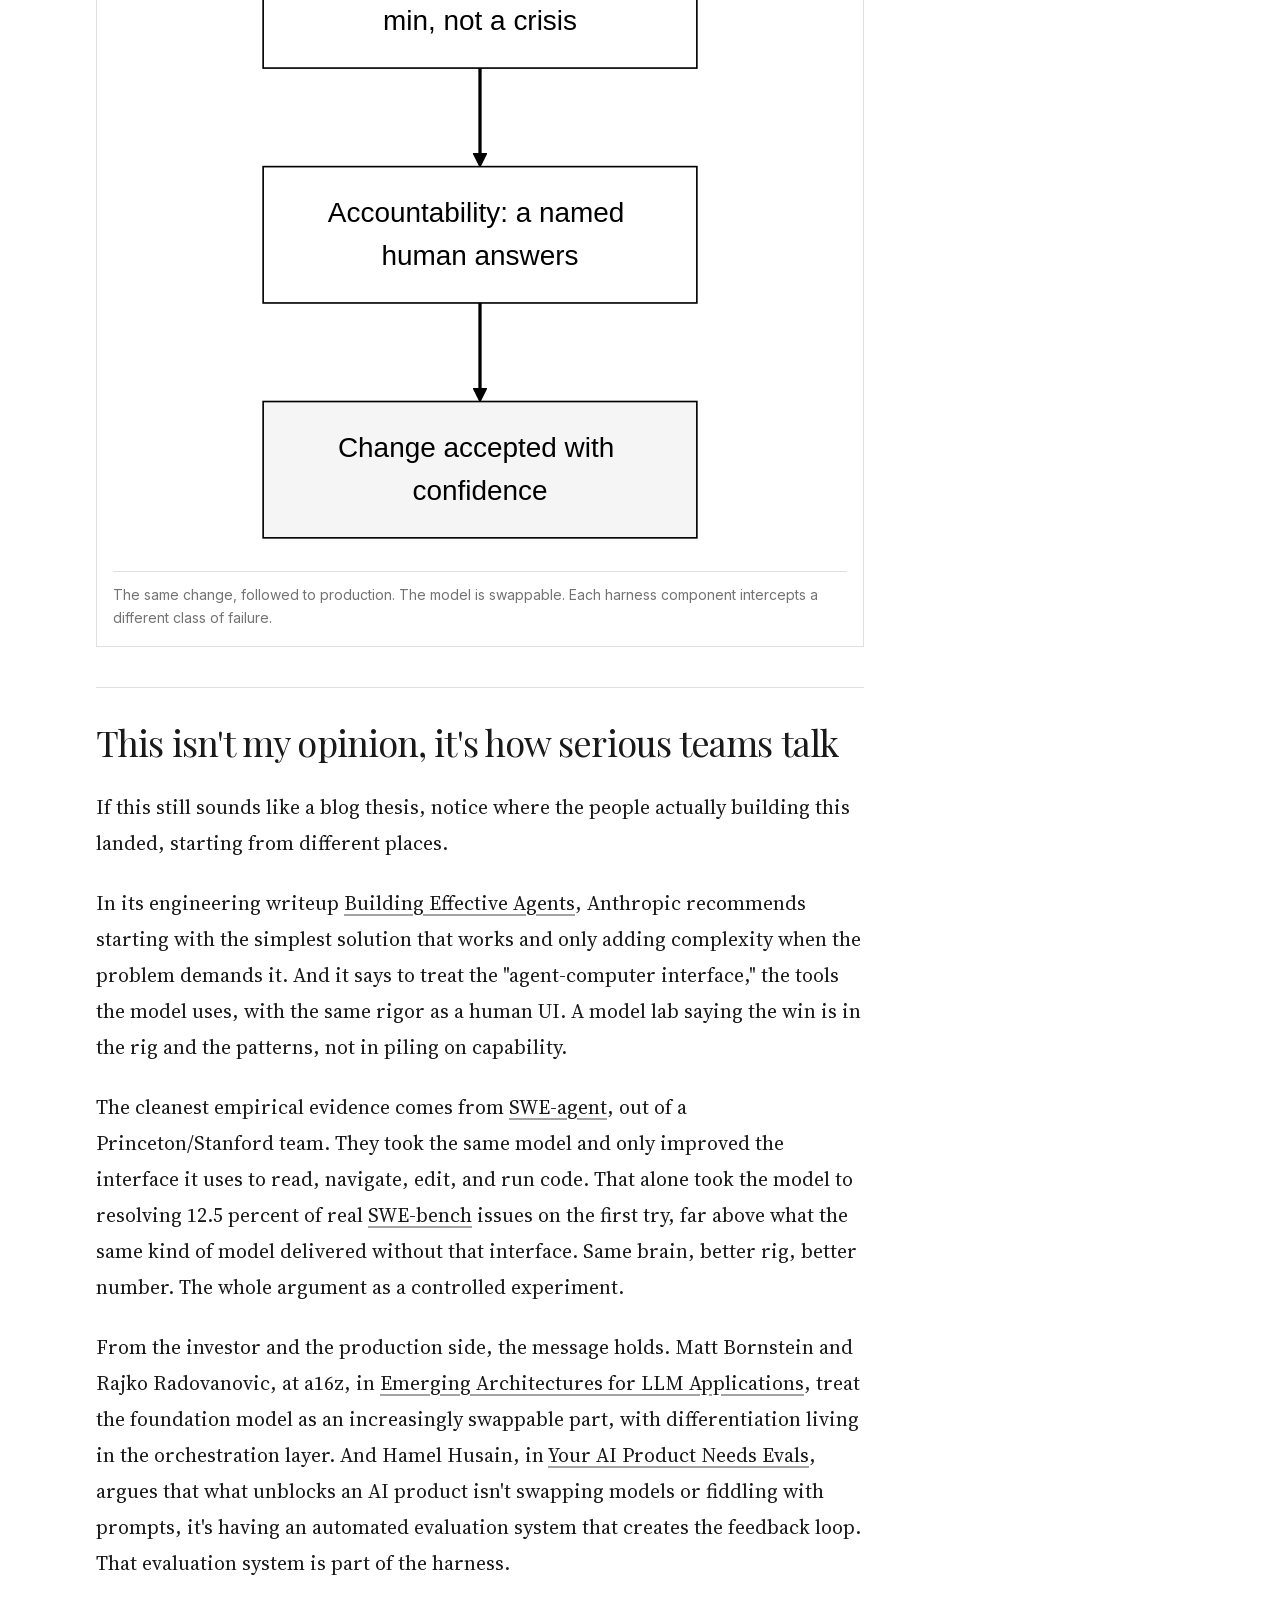
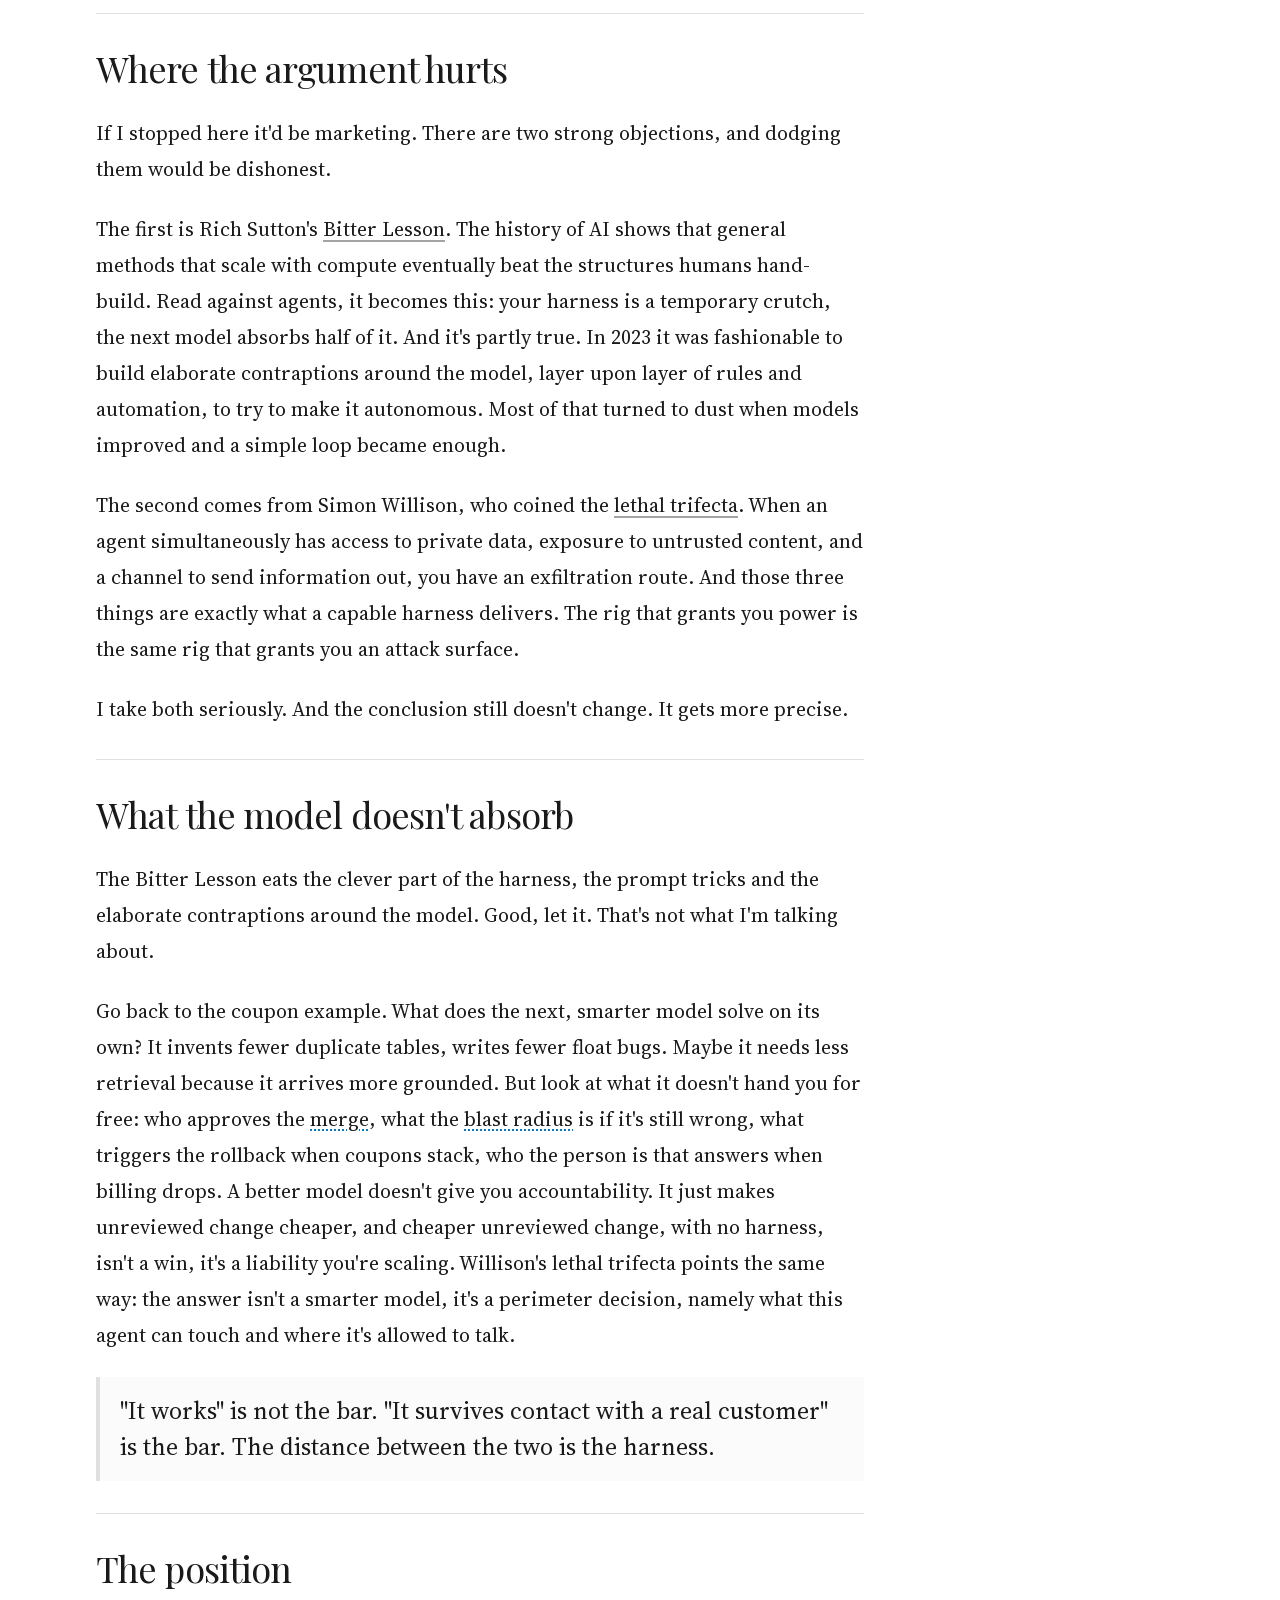
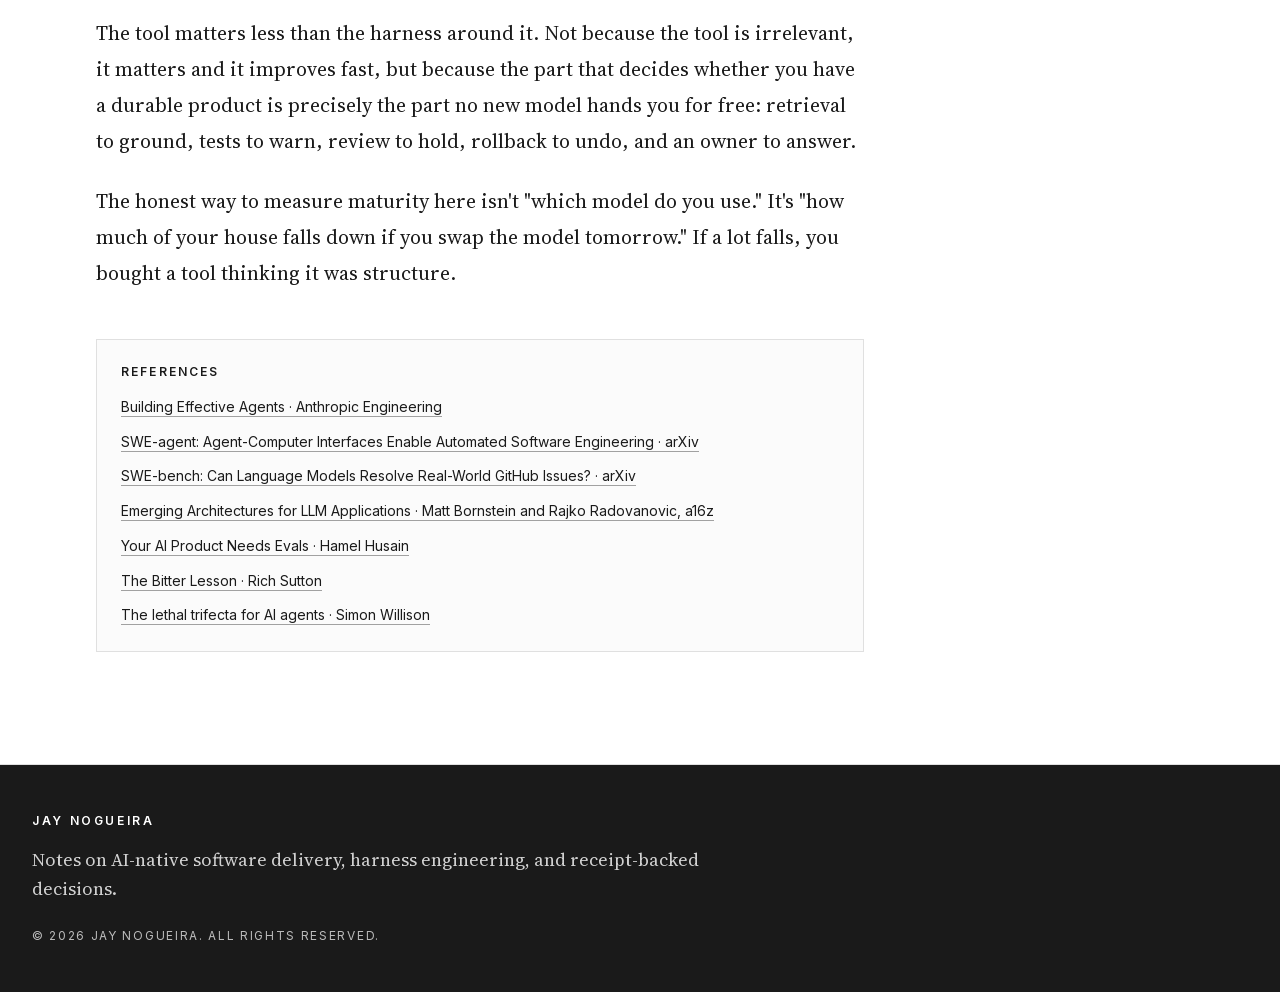
<file: articles/harness-engineering-receipts-over-hype/index.html>
<!DOCTYPE html>
<html lang="en" class="scroll-smooth" data-scroll-behavior="smooth">
<head>
<meta charset="utf-8"/>
<meta name="viewport" content="width=device-width, initial-scale=1"/>
<title>Harness Engineering: the AI model is a commodity, the harness around it isn't · Jay Nogueira</title>
<meta name="description" content="Take one simple AI-written change and follow it to production. What decides product vs incident isn't the model, it's what surrounds it. With a worked example."/>
<meta name="author" content="Jay Nogueira"/>
<meta property="og:title" content="Harness Engineering: the AI model is a commodity, the harness around it isn't"/>
<meta property="og:description" content="Take one simple AI-written change and follow it to production. What decides product vs incident isn't the model, it's what surrounds it. With a worked example."/>
<meta property="og:type" content="article"/>
<meta property="og:url" content="https://jaynogueira-vt.github.io/notes/articles/harness-engineering-receipts-over-hype/"/>
<meta property="og:site_name" content="Jay Nogueira · Articles"/>
<meta name="twitter:card" content="summary"/>
<meta name="twitter:title" content="Harness Engineering: the AI model is a commodity, the harness around it isn't"/>
<meta name="twitter:description" content="Take one simple AI-written change and follow it to production. What decides product vs incident isn't the model, it's what surrounds it. With a worked example."/>
<meta name="theme-color" content="#ffffff" media="(prefers-color-scheme: light)"/>
<meta name="theme-color" content="#0a0a0a" media="(prefers-color-scheme: dark)"/>
<link rel="icon" href="../../assets/icon.svg" type="image/svg+xml"/>
<link rel="stylesheet" href="../../assets/fonts.css"/>
<link rel="stylesheet" href="../../assets/site.css"/>
<script>(function(){try{var t=localStorage.getItem("theme");var d=t==="dark"||(!t&&window.matchMedia("(prefers-color-scheme: dark)").matches);if(d){document.documentElement.classList.add("dark");document.documentElement.style.colorScheme="dark"}else{document.documentElement.style.colorScheme="light"}}catch(e){}})();</script>
</head>
<body class="playfair_display_788cf017-module__UR335q__variable source_serif_4_1dcf62f-module__tdgqBa__variable inter_96c4af0c-module__Y9_Geq__variable antialiased">
<div class="bg-background text-foreground flex min-h-screen flex-col">
<a href="#main-content" class="bg-background text-foreground focus-visible:ring-ring sr-only focus:not-sr-only focus:absolute focus:top-2 focus:left-2 focus:z-[100] focus:px-4 focus:py-3 focus:ring-2 focus:outline-none">Skip to content</a>
<header class="border-border bg-background sticky top-0 z-50 w-full border-b">
<div class="mx-auto flex max-w-7xl items-center justify-between px-4 py-2 sm:px-6 lg:px-8">
<a class="focus-visible:ring-ring inline-flex min-h-11 items-center font-sans text-sm font-semibold tracking-[0.22em] uppercase focus-visible:ring-2 focus-visible:outline-none" href="../../index.html"><span>Jay Nogueira</span></a>
<div class="flex items-center gap-2">
<a class="text-foreground focus-visible:ring-ring inline-flex min-h-11 shrink-0 items-center px-3 font-sans text-xs font-semibold tracking-[0.12em] uppercase focus-visible:ring-2 focus-visible:outline-none" href="../../articles/index.html" aria-current="true">Articles</a>
<a class="hover:text-foreground text-muted-foreground focus-visible:ring-ring inline-flex min-h-11 shrink-0 items-center px-3 font-sans text-xs font-semibold tracking-[0.12em] uppercase transition-colors focus-visible:ring-2 focus-visible:outline-none" href="../../docs/index.html">Docs</a>
<a class="hover:text-foreground text-muted-foreground focus-visible:ring-ring inline-flex min-h-11 shrink-0 items-center px-3 font-sans text-xs font-semibold tracking-[0.12em] uppercase transition-colors focus-visible:ring-2 focus-visible:outline-none" href="../../skills/index.html">Skills</a>

<button type="button" onclick="toggleTheme()" aria-label="Toggle theme" title="Toggle theme" class="border-border bg-background text-foreground hover:bg-secondary hover:text-foreground focus-visible:ring-ring relative inline-flex h-11 w-11 items-center justify-center rounded-md border transition-colors focus-visible:ring-2 focus-visible:outline-none"><svg class="h-4 w-4 dark:hidden" viewBox="0 0 24 24" fill="none" stroke="currentColor" stroke-width="2" stroke-linecap="round" stroke-linejoin="round" aria-hidden="true"><circle cx="12" cy="12" r="4"/><path d="M12 2v2M12 20v2M4.93 4.93l1.41 1.41M17.66 17.66l1.41 1.41M2 12h2M20 12h2M6.34 17.66l-1.41 1.41M19.07 4.93l-1.41 1.41"/></svg><svg class="hidden h-4 w-4 dark:block" viewBox="0 0 24 24" fill="none" stroke="currentColor" stroke-width="2" stroke-linecap="round" stroke-linejoin="round" aria-hidden="true"><path d="M12 3a6 6 0 0 0 9 9 9 9 0 1 1-9-9Z"/></svg></button>
</div>
</div>
</header>
<main id="main-content" class="flex-1" tabindex="-1">
<div class="mx-auto w-full max-w-6xl px-4 py-14 sm:px-6 sm:py-16 lg:px-8">
<div class="lg:grid lg:grid-cols-[minmax(0,1fr)_16rem] lg:gap-12">
<article class="min-w-0 lg:max-w-3xl"><header class="border-border border-b pb-10"><p class="text-muted-foreground font-sans text-xs font-semibold tracking-[0.2em] uppercase">Harness Engineering / Long form</p><h1 class="font-display mt-5 text-4xl leading-tight font-normal sm:text-5xl md:text-6xl">Harness Engineering: the AI model is a commodity, the harness around it isn&#x27;t</h1></header><details class="border-border mt-8 border lg:hidden"><summary class="focus-visible:ring-ring cursor-pointer list-none px-4 py-3 font-sans text-xs font-semibold tracking-[0.14em] uppercase focus-visible:ring-2 focus-visible:outline-none">On this page</summary><nav aria-label="On this page" class="border-border border-t px-4 py-3"><ol class="space-y-1"><li><a href="#what-a-harness-is" class="focus-visible:ring-ring block py-1 font-sans text-xs leading-snug tracking-[0.04em] transition-colors focus-visible:ring-2 focus-visible:outline-none text-muted-foreground hover:text-accent">What a harness is</a></li><li><a href="#one-change-no-harness" class="focus-visible:ring-ring block py-1 font-sans text-xs leading-snug tracking-[0.04em] transition-colors focus-visible:ring-2 focus-visible:outline-none text-muted-foreground hover:text-accent">One change, no harness</a></li><li><a href="#the-same-change-with-harness" class="focus-visible:ring-ring block py-1 font-sans text-xs leading-snug tracking-[0.04em] transition-colors focus-visible:ring-2 focus-visible:outline-none text-muted-foreground hover:text-accent">The same change, with harness</a></li><li><a href="#this-isn-t-my-opinion-it-s-how-serious-teams-talk" class="focus-visible:ring-ring block py-1 font-sans text-xs leading-snug tracking-[0.04em] transition-colors focus-visible:ring-2 focus-visible:outline-none text-muted-foreground hover:text-accent">This isn&#x27;t my opinion, it&#x27;s how serious teams talk</a></li><li><a href="#where-the-argument-hurts" class="focus-visible:ring-ring block py-1 font-sans text-xs leading-snug tracking-[0.04em] transition-colors focus-visible:ring-2 focus-visible:outline-none text-muted-foreground hover:text-accent">Where the argument hurts</a></li><li><a href="#what-the-model-doesn-t-absorb" class="focus-visible:ring-ring block py-1 font-sans text-xs leading-snug tracking-[0.04em] transition-colors focus-visible:ring-2 focus-visible:outline-none text-muted-foreground hover:text-accent">What the model doesn&#x27;t absorb</a></li><li><a href="#the-position" class="focus-visible:ring-ring block py-1 font-sans text-xs leading-snug tracking-[0.04em] transition-colors focus-visible:ring-2 focus-visible:outline-none text-muted-foreground hover:text-accent">The position</a></li></ol></nav></details><div class="mt-10 space-y-6 font-serif text-lg leading-8 sm:text-xl sm:leading-9"><p>There&#x27;s a question everyone asks, &quot;which AI model is best at writing code?&quot;, and a question almost nobody asks, the one that decides whether you have a product: what keeps that code standing when the model gets it wrong, or when it changes behavior next week?</p><p>The first question is fun and cheap to answer. The second is boring and expensive. This piece is about the second, and I&#x27;ll carry one example from start to finish.</p><h2 id="what-a-harness-is" class="border-border font-display scroll-mt-24 mt-8 border-t pt-8 text-3xl leading-tight font-normal tracking-tight sm:text-4xl">What a harness is</h2><p>Anyone who codes already knows the word. A &quot;test harness&quot; is the rig that holds your code while it runs. It sets up the scenario, executes, compares the result against what was expected, isolates the part under test. The code does the work. The harness is what makes the failure show up early, in a controlled place, instead of blowing up in front of a customer. Think of the harness as guardrails: protections and rails that guide the AI agent.</p><p>&quot;Harness engineering&quot; is that same rig applied to all AI-assisted work. It&#x27;s the structure around the model that makes the change it generates safe to accept. It&#x27;s not a tool you install, there&#x27;s no command for it, no one to sell it to you. It&#x27;s a set of components, and the best way to show what each one does is to follow a real change as it passes through them.</p><h2 id="one-change-no-harness" class="border-border font-display scroll-mt-24 mt-8 border-t pt-8 text-3xl leading-tight font-normal tracking-tight sm:text-4xl">One change, no harness</h2><p>Picture the most ordinary request in the world. You tell the agent: &quot;add discount codes to checkout.&quot; Thirty seconds later it hands you code that compiles, runs, and works in the demo. You approve it. Here&#x27;s what happens over the next 48 hours with nothing around it:</p><p>The agent created a brand-new `discounts` table. Clean. Except your system already stored promotions in a table called `promotions`, and now you have two sources of truth nobody will reconcile. The agent didn&#x27;t know about `promotions` because nobody told it.</p><p>The discount got applied before shipping. You had a &quot;free shipping over $50&quot; rule, and now a 20 percent coupon drops the subtotal below $50 and kills free shipping for people who should have it. Nobody noticed, because nobody tested the old rule after the change.</p><p>The discount amount got stored as a <button type="button" aria-expanded="false" data-slot="glossary-term" data-gloss="A number type with approximate decimals. Bad for money, because it produces wrong cents." data-href="https://0.30000000000000004.com/" class="focus-visible:ring-ring cursor-help rounded-sm font-[inherit] text-[inherit] decoration-accent underline decoration-dotted underline-offset-4 transition-opacity hover:opacity-80 focus-visible:ring-2 focus-visible:outline-none">floating-point number</button>. The next week a $19.999999 order shows up in the finance report, and the data team loses an afternoon to it.</p><p>And the best one: two coupons stack. A clever customer sums two codes and walks away with 100 percent off. You find out from the billing spreadsheet, three days later, after the damage has already run.</p><p>Notice that none of these is &quot;the model is dumb.&quot; The model did exactly what it was asked. A better model might have done all of this faster and more elegantly, but it would have done the same thing. What was missing wasn&#x27;t inside the model. It was around it.</p><h2 id="the-same-change-with-harness" class="border-border font-display scroll-mt-24 mt-8 border-t pt-8 text-3xl leading-tight font-normal tracking-tight sm:text-4xl">The same change, with harness</h2><p>Now the same request, with the rig around it. Each harness component catches one of the failures above, and that&#x27;s how you understand what each one is without memorizing a list.</p><p><strong class="font-semibold">Retrieval.</strong> Before writing, the agent consults your real code and <button type="button" aria-expanded="false" data-slot="glossary-term" data-gloss="The database map: which tables exist, what columns they have, and how they relate." data-href="https://en.wikipedia.org/wiki/Database_schema" class="focus-visible:ring-ring cursor-help rounded-sm font-[inherit] text-[inherit] decoration-accent underline decoration-dotted underline-offset-4 transition-opacity hover:opacity-80 focus-visible:ring-2 focus-visible:outline-none">schema</button> instead of inventing from training memory. It finds the `promotions` table and extends it, instead of creating a parallel `discounts`. <button type="button" aria-expanded="false" data-slot="glossary-term" data-gloss="Pulling real context from your code, docs, and schema into the model, instead of it inventing from training memory." data-href="https://www.anthropic.com/engineering/contextual-retrieval" class="focus-visible:ring-ring cursor-help rounded-sm font-[inherit] text-[inherit] decoration-accent underline decoration-dotted underline-offset-4 transition-opacity hover:opacity-80 focus-visible:ring-2 focus-visible:outline-none">Retrieval</button> is what makes the model work from your reality, not from its imagination.</p><p><strong class="font-semibold">Tests and characterization.</strong> You had a test that locks the &quot;free shipping over $50&quot; rule. The instant the discount starts dropping the subtotal, that test goes red and screams. The change doesn&#x27;t reach you &quot;working.&quot; It reaches you with an alarm pointing at the exact side effect.</p><p><strong class="font-semibold">Review and QA.</strong> A second pair of eyes does the <button type="button" aria-expanded="false" data-slot="glossary-term" data-gloss="Another person reads the code before it ships, to catch errors and risks the author missed." data-href="https://en.wikipedia.org/wiki/Code_review" class="focus-visible:ring-ring cursor-help rounded-sm font-[inherit] text-[inherit] decoration-accent underline decoration-dotted underline-offset-4 transition-opacity hover:opacity-80 focus-visible:ring-2 focus-visible:outline-none">code review</button> and sees the discount stored as a float. &quot;That&#x27;ll give you repeating decimals in money, use integer cents.&quot; Review, together with <button type="button" aria-expanded="false" data-slot="glossary-term" data-gloss="Quality assurance: checking that the change does what it should and didn&#x27;t break the rest, before it reaches the user." data-href="https://en.wikipedia.org/wiki/Quality_assurance" class="focus-visible:ring-ring cursor-help rounded-sm font-[inherit] text-[inherit] decoration-accent underline decoration-dotted underline-offset-4 transition-opacity hover:opacity-80 focus-visible:ring-2 focus-visible:outline-none">QA</button>, is what turns &quot;looks done&quot; into &quot;is done,&quot; and catches the class of error that passes the test but reeks to any experienced human.</p><p><strong class="font-semibold">CI and rollback.</strong> <button type="button" aria-expanded="false" data-slot="glossary-term" data-gloss="Continuous integration: runs your tests automatically on every change, before it moves forward." data-href="https://martinfowler.com/articles/continuousIntegration.html" class="focus-visible:ring-ring cursor-help rounded-sm font-[inherit] text-[inherit] decoration-accent underline decoration-dotted underline-offset-4 transition-opacity hover:opacity-80 focus-visible:ring-2 focus-visible:outline-none">CI</button> runs the tests on every change, but the coupon stacking slips past everyone and ships anyway, because sometimes it does. The difference is there&#x27;s a button. <button type="button" aria-expanded="false" data-slot="glossary-term" data-gloss="Undoing a change and returning the system to the last version that worked." data-href="https://en.wikipedia.org/wiki/Rollback_(data_management)" class="focus-visible:ring-ring cursor-help rounded-sm font-[inherit] text-[inherit] decoration-accent underline decoration-dotted underline-offset-4 transition-opacity hover:opacity-80 focus-visible:ring-2 focus-visible:outline-none">Rollback</button> turns a bad night into a five-minute <button type="button" aria-expanded="false" data-slot="glossary-term" data-gloss="Undoing the last deploy and returning to the previous state, no drama." data-href="https://www.atlassian.com/git/tutorials/undoing-changes/git-revert" class="focus-visible:ring-ring cursor-help rounded-sm font-[inherit] text-[inherit] decoration-accent underline decoration-dotted underline-offset-4 transition-opacity hover:opacity-80 focus-visible:ring-2 focus-visible:outline-none">revert</button>, instead of a refund operation and an apology. A bad <button type="button" aria-expanded="false" data-slot="glossary-term" data-gloss="Shipping the change to production, where real users see it." data-href="https://en.wikipedia.org/wiki/Software_deployment" class="focus-visible:ring-ring cursor-help rounded-sm font-[inherit] text-[inherit] decoration-accent underline decoration-dotted underline-offset-4 transition-opacity hover:opacity-80 focus-visible:ring-2 focus-visible:outline-none">deploy</button> becomes an inconvenience, not an incident.</p><p><strong class="font-semibold">Accountability.</strong> When the error shows up in the billing number, there&#x27;s a named person accountable for it. Not &quot;the agent did it.&quot; A human who looks, decides, and answers. Automation with no owner is an orphan the first time it&#x27;s wrong.</p><p>These five aren&#x27;t a checklist I invented. They&#x27;re what separates &quot;worked in the demo&quot; from &quot;survived contact with a real customer.&quot; And notice what happened to the example: the model stayed the same. All that changed was the structure around it.</p><figure class="border-border bg-background my-10 border p-3 sm:p-4"><div class="flex justify-center overflow-x-auto bg-white py-2" data-scroll-container="true" tabindex="0" aria-label="An AI-written change passes through five components in sequence (retrieval, tests, review, CI and rollback, accountability) and each one intercepts a specific failure before it becomes a change accepted with confidence."><img src="../../diagrams/harness-engineering/change-through-harness.svg" alt="An AI-written change passes through five components in sequence (retrieval, tests, review, CI and rollback, accountability) and each one intercepts a specific failure before it becomes a change accepted with confidence." class="h-auto w-full max-w-[460px]" loading="eager" decoding="async"/></div><figcaption class="text-muted-foreground border-border mt-3 border-t pt-3 font-sans text-sm leading-relaxed">The same change, followed to production. The model is swappable. Each harness component intercepts a different class of failure.</figcaption></figure><h2 id="this-isn-t-my-opinion-it-s-how-serious-teams-talk" class="border-border font-display scroll-mt-24 mt-8 border-t pt-8 text-3xl leading-tight font-normal tracking-tight sm:text-4xl">This isn&#x27;t my opinion, it&#x27;s how serious teams talk</h2><p>If this still sounds like a blog thesis, notice where the people actually building this landed, starting from different places.</p><p>In its engineering writeup <a href="https://www.anthropic.com/engineering/building-effective-agents" target="_blank" rel="noreferrer" class="focus-visible:ring-ring rounded-sm break-words underline decoration-current/40 underline-offset-4 transition-opacity hover:opacity-75 focus-visible:ring-2 focus-visible:outline-none">Building Effective Agents</a>, Anthropic recommends starting with the simplest solution that works and only adding complexity when the problem demands it. And it says to treat the &quot;agent-computer interface,&quot; the tools the model uses, with the same rigor as a human UI. A model lab saying the win is in the rig and the patterns, not in piling on capability.</p><p>The cleanest empirical evidence comes from <a href="https://arxiv.org/abs/2405.15793" target="_blank" rel="noreferrer" class="focus-visible:ring-ring rounded-sm break-words underline decoration-current/40 underline-offset-4 transition-opacity hover:opacity-75 focus-visible:ring-2 focus-visible:outline-none">SWE-agent</a>, out of a Princeton/Stanford team. They took the same model and only improved the interface it uses to read, navigate, edit, and run code. That alone took the model to resolving 12.5 percent of real <a href="https://arxiv.org/abs/2310.06770" target="_blank" rel="noreferrer" class="focus-visible:ring-ring rounded-sm break-words underline decoration-current/40 underline-offset-4 transition-opacity hover:opacity-75 focus-visible:ring-2 focus-visible:outline-none">SWE-bench</a> issues on the first try, far above what the same kind of model delivered without that interface. Same brain, better rig, better number. The whole argument as a controlled experiment.</p><p>From the investor and the production side, the message holds. Matt Bornstein and Rajko Radovanovic, at a16z, in <a href="https://a16z.com/emerging-architectures-for-llm-applications/" target="_blank" rel="noreferrer" class="focus-visible:ring-ring rounded-sm break-words underline decoration-current/40 underline-offset-4 transition-opacity hover:opacity-75 focus-visible:ring-2 focus-visible:outline-none">Emerging Architectures for LLM Applications</a>, treat the foundation model as an increasingly swappable part, with differentiation living in the orchestration layer. And Hamel Husain, in <a href="https://hamel.dev/blog/posts/evals/" target="_blank" rel="noreferrer" class="focus-visible:ring-ring rounded-sm break-words underline decoration-current/40 underline-offset-4 transition-opacity hover:opacity-75 focus-visible:ring-2 focus-visible:outline-none">Your AI Product Needs Evals</a>, argues that what unblocks an AI product isn&#x27;t swapping models or fiddling with prompts, it&#x27;s having an automated evaluation system that creates the feedback loop. That evaluation system is part of the harness.</p><h2 id="where-the-argument-hurts" class="border-border font-display scroll-mt-24 mt-8 border-t pt-8 text-3xl leading-tight font-normal tracking-tight sm:text-4xl">Where the argument hurts</h2><p>If I stopped here it&#x27;d be marketing. There are two strong objections, and dodging them would be dishonest.</p><p>The first is Rich Sutton&#x27;s <a href="http://www.incompleteideas.net/IncIdeas/BitterLesson.html" target="_blank" rel="noreferrer" class="focus-visible:ring-ring rounded-sm break-words underline decoration-current/40 underline-offset-4 transition-opacity hover:opacity-75 focus-visible:ring-2 focus-visible:outline-none">Bitter Lesson</a>. The history of AI shows that general methods that scale with compute eventually beat the structures humans hand-build. Read against agents, it becomes this: your harness is a temporary crutch, the next model absorbs half of it. And it&#x27;s partly true. In 2023 it was fashionable to build elaborate contraptions around the model, layer upon layer of rules and automation, to try to make it autonomous. Most of that turned to dust when models improved and a simple loop became enough.</p><p>The second comes from Simon Willison, who coined the <a href="https://simonwillison.net/2025/Jun/16/the-lethal-trifecta/" target="_blank" rel="noreferrer" class="focus-visible:ring-ring rounded-sm break-words underline decoration-current/40 underline-offset-4 transition-opacity hover:opacity-75 focus-visible:ring-2 focus-visible:outline-none">lethal trifecta</a>. When an agent simultaneously has access to private data, exposure to untrusted content, and a channel to send information out, you have an exfiltration route. And those three things are exactly what a capable harness delivers. The rig that grants you power is the same rig that grants you an attack surface.</p><p>I take both seriously. And the conclusion still doesn&#x27;t change. It gets more precise.</p><h2 id="what-the-model-doesn-t-absorb" class="border-border font-display scroll-mt-24 mt-8 border-t pt-8 text-3xl leading-tight font-normal tracking-tight sm:text-4xl">What the model doesn&#x27;t absorb</h2><p>The Bitter Lesson eats the clever part of the harness, the prompt tricks and the elaborate contraptions around the model. Good, let it. That&#x27;s not what I&#x27;m talking about.</p><p>Go back to the coupon example. What does the next, smarter model solve on its own? It invents fewer duplicate tables, writes fewer float bugs. Maybe it needs less retrieval because it arrives more grounded. But look at what it doesn&#x27;t hand you for free: who approves the <button type="button" aria-expanded="false" data-slot="glossary-term" data-gloss="Joining the change into the project&#x27;s main codebase. The point where someone decides it can go in." data-href="https://www.atlassian.com/git/tutorials/using-branches/git-merge" class="focus-visible:ring-ring cursor-help rounded-sm font-[inherit] text-[inherit] decoration-accent underline decoration-dotted underline-offset-4 transition-opacity hover:opacity-80 focus-visible:ring-2 focus-visible:outline-none">merge</button>, what the <button type="button" aria-expanded="false" data-slot="glossary-term" data-gloss="How much of the system breaks if this change goes wrong. The bigger it is, the more care the change needs." data-href="https://en.wikipedia.org/wiki/Blast_radius" class="focus-visible:ring-ring cursor-help rounded-sm font-[inherit] text-[inherit] decoration-accent underline decoration-dotted underline-offset-4 transition-opacity hover:opacity-80 focus-visible:ring-2 focus-visible:outline-none">blast radius</button> is if it&#x27;s still wrong, what triggers the rollback when coupons stack, who the person is that answers when billing drops. A better model doesn&#x27;t give you accountability. It just makes unreviewed change cheaper, and cheaper unreviewed change, with no harness, isn&#x27;t a win, it&#x27;s a liability you&#x27;re scaling. Willison&#x27;s lethal trifecta points the same way: the answer isn&#x27;t a smarter model, it&#x27;s a perimeter decision, namely what this agent can touch and where it&#x27;s allowed to talk.</p><blockquote class="bg-secondary/40 border-foreground my-3 border-l-4 py-4 pr-4 pl-5 font-serif text-xl leading-8 sm:text-2xl sm:leading-9"><p>&quot;It works&quot; is not the bar. &quot;It survives contact with a real customer&quot; is the bar. The distance between the two is the harness.</p></blockquote><h2 id="the-position" class="border-border font-display scroll-mt-24 mt-8 border-t pt-8 text-3xl leading-tight font-normal tracking-tight sm:text-4xl">The position</h2><p>The tool matters less than the harness around it. Not because the tool is irrelevant, it matters and it improves fast, but because the part that decides whether you have a durable product is precisely the part no new model hands you for free: retrieval to ground, tests to warn, review to hold, rollback to undo, and an owner to answer.</p><p>The honest way to measure maturity here isn&#x27;t &quot;which model do you use.&quot; It&#x27;s &quot;how much of your house falls down if you swap the model tomorrow.&quot; If a lot falls, you bought a tool thinking it was structure.</p></div><aside class="border-border bg-secondary/40 my-12 border p-5 sm:p-6" aria-labelledby="receipt-callout-title"><p id="receipt-callout-title" class="font-sans text-xs font-semibold tracking-[0.18em] uppercase">References</p><ul class="mt-4 grid gap-3 font-sans text-sm leading-relaxed"><li class="min-w-0"><a class="focus-visible:ring-ring rounded-sm break-words underline decoration-current/40 underline-offset-4 transition-opacity hover:opacity-75 focus-visible:ring-2 focus-visible:outline-none" href="https://www.anthropic.com/engineering/building-effective-agents" target="_blank" rel="noreferrer">Building Effective Agents · Anthropic Engineering</a></li><li class="min-w-0"><a class="focus-visible:ring-ring rounded-sm break-words underline decoration-current/40 underline-offset-4 transition-opacity hover:opacity-75 focus-visible:ring-2 focus-visible:outline-none" href="https://arxiv.org/abs/2405.15793" target="_blank" rel="noreferrer">SWE-agent: Agent-Computer Interfaces Enable Automated Software Engineering · arXiv</a></li><li class="min-w-0"><a class="focus-visible:ring-ring rounded-sm break-words underline decoration-current/40 underline-offset-4 transition-opacity hover:opacity-75 focus-visible:ring-2 focus-visible:outline-none" href="https://arxiv.org/abs/2310.06770" target="_blank" rel="noreferrer">SWE-bench: Can Language Models Resolve Real-World GitHub Issues? · arXiv</a></li><li class="min-w-0"><a class="focus-visible:ring-ring rounded-sm break-words underline decoration-current/40 underline-offset-4 transition-opacity hover:opacity-75 focus-visible:ring-2 focus-visible:outline-none" href="https://a16z.com/emerging-architectures-for-llm-applications/" target="_blank" rel="noreferrer">Emerging Architectures for LLM Applications · Matt Bornstein and Rajko Radovanovic, a16z</a></li><li class="min-w-0"><a class="focus-visible:ring-ring rounded-sm break-words underline decoration-current/40 underline-offset-4 transition-opacity hover:opacity-75 focus-visible:ring-2 focus-visible:outline-none" href="https://hamel.dev/blog/posts/evals/" target="_blank" rel="noreferrer">Your AI Product Needs Evals · Hamel Husain</a></li><li class="min-w-0"><a class="focus-visible:ring-ring rounded-sm break-words underline decoration-current/40 underline-offset-4 transition-opacity hover:opacity-75 focus-visible:ring-2 focus-visible:outline-none" href="http://www.incompleteideas.net/IncIdeas/BitterLesson.html" target="_blank" rel="noreferrer">The Bitter Lesson · Rich Sutton</a></li><li class="min-w-0"><a class="focus-visible:ring-ring rounded-sm break-words underline decoration-current/40 underline-offset-4 transition-opacity hover:opacity-75 focus-visible:ring-2 focus-visible:outline-none" href="https://simonwillison.net/2025/Jun/16/the-lethal-trifecta/" target="_blank" rel="noreferrer">The lethal trifecta for AI agents · Simon Willison</a></li></ul></aside></article>
<div class="hidden lg:block"><nav aria-label="On this page" class="border-border sticky top-24 border-l pl-4"><p class="text-muted-foreground mb-3 font-sans text-xs font-semibold tracking-[0.14em] uppercase">On this page</p><ol class="space-y-1"><li><a href="#what-a-harness-is" class="focus-visible:ring-ring block py-1 font-sans text-xs leading-snug tracking-[0.04em] transition-colors focus-visible:ring-2 focus-visible:outline-none text-muted-foreground hover:text-accent">What a harness is</a></li><li><a href="#one-change-no-harness" class="focus-visible:ring-ring block py-1 font-sans text-xs leading-snug tracking-[0.04em] transition-colors focus-visible:ring-2 focus-visible:outline-none text-muted-foreground hover:text-accent">One change, no harness</a></li><li><a href="#the-same-change-with-harness" class="focus-visible:ring-ring block py-1 font-sans text-xs leading-snug tracking-[0.04em] transition-colors focus-visible:ring-2 focus-visible:outline-none text-muted-foreground hover:text-accent">The same change, with harness</a></li><li><a href="#this-isn-t-my-opinion-it-s-how-serious-teams-talk" class="focus-visible:ring-ring block py-1 font-sans text-xs leading-snug tracking-[0.04em] transition-colors focus-visible:ring-2 focus-visible:outline-none text-muted-foreground hover:text-accent">This isn&#x27;t my opinion, it&#x27;s how serious teams talk</a></li><li><a href="#where-the-argument-hurts" class="focus-visible:ring-ring block py-1 font-sans text-xs leading-snug tracking-[0.04em] transition-colors focus-visible:ring-2 focus-visible:outline-none text-muted-foreground hover:text-accent">Where the argument hurts</a></li><li><a href="#what-the-model-doesn-t-absorb" class="focus-visible:ring-ring block py-1 font-sans text-xs leading-snug tracking-[0.04em] transition-colors focus-visible:ring-2 focus-visible:outline-none text-muted-foreground hover:text-accent">What the model doesn&#x27;t absorb</a></li><li><a href="#the-position" class="focus-visible:ring-ring block py-1 font-sans text-xs leading-snug tracking-[0.04em] transition-colors focus-visible:ring-2 focus-visible:outline-none text-muted-foreground hover:text-accent">The position</a></li></ol></nav></div>
</div>
</div>
</main>
<footer class="bg-primary text-primary-foreground border-primary border-t">
<div class="mx-auto grid max-w-7xl gap-10 px-6 py-12 lg:px-8">
<div>
<p class="font-sans text-xs font-semibold tracking-[0.22em] uppercase">Jay Nogueira</p>
<p class="text-primary-foreground/80 mt-4 max-w-2xl font-serif text-lg leading-relaxed">Notes on AI-native software delivery, harness engineering, and receipt-backed decisions.</p>
<p class="text-primary-foreground/70 mt-6 font-sans text-xs tracking-[0.14em] uppercase">&copy; 2026 Jay Nogueira. All rights reserved.</p>
</div>
</div>
</footer>
</div>
<script>function toggleTheme(){var h=document.documentElement;var d=h.classList.toggle("dark");h.style.colorScheme=d?"dark":"light";try{localStorage.setItem("theme",d?"dark":"light")}catch(e){}}</script>
<script>
(function(){
  var pop=null, anchor=null, closeTimer=null;
  var fine=window.matchMedia&&window.matchMedia("(hover: hover) and (pointer: fine)").matches;
  function clearTimer(){if(closeTimer){clearTimeout(closeTimer);closeTimer=null;}}
  function close(){clearTimer();if(pop){pop.remove();pop=null;}if(anchor){anchor.setAttribute("aria-expanded","false");anchor=null;}}
  function scheduleClose(){if(!fine)return;clearTimer();closeTimer=setTimeout(close,120);}
  function open(btn){
    if(anchor===btn){return;}
    close();
    anchor=btn;btn.setAttribute("aria-expanded","true");
    pop=document.createElement("div");
    pop.setAttribute("data-slot","glossary-content");
    pop.setAttribute("role","dialog");
    pop.className="border-border bg-background text-foreground z-50 w-70 max-w-[78vw] rounded-none border p-3.5 font-sans text-sm leading-relaxed";
    pop.style.position="absolute";pop.style.visibility="hidden";
    var t=document.createElement("span");t.className="text-foreground block font-semibold";t.textContent=btn.textContent;
    var g=document.createElement("span");g.className="text-foreground mt-1 block";g.textContent=btn.getAttribute("data-gloss")||"";
    pop.appendChild(t);pop.appendChild(g);
    var href=btn.getAttribute("data-href");
    if(href){
      var w=document.createElement("span");w.className="border-border mt-2 block border-t pt-2 text-[0.8125rem]";
      var a=document.createElement("a");a.href=href;a.target="_blank";a.rel="noreferrer";
      a.className="text-accent focus-visible:ring-ring rounded-sm font-semibold whitespace-nowrap underline underline-offset-2 focus-visible:ring-2 focus-visible:outline-none";
      a.textContent="learn more \u2192";w.appendChild(a);pop.appendChild(w);
    }
    pop.addEventListener("pointerenter",clearTimer);
    pop.addEventListener("pointerleave",scheduleClose);
    document.body.appendChild(pop);
    var r=btn.getBoundingClientRect(),pw=pop.offsetWidth,ph=pop.offsetHeight;
    var x=r.left+window.scrollX,y=r.bottom+window.scrollY+8;
    var maxX=window.scrollX+document.documentElement.clientWidth-pw-16;
    if(x>maxX)x=Math.max(window.scrollX+16,maxX);
    if(r.bottom+8+ph>window.innerHeight&&r.top-8-ph>0)y=r.top+window.scrollY-ph-8;
    pop.style.left=x+"px";pop.style.top=y+"px";pop.style.visibility="visible";
  }
  document.querySelectorAll('button[data-slot="glossary-term"]').forEach(function(btn){
    btn.addEventListener("click",function(e){e.stopPropagation();anchor===btn?close():open(btn);});
    btn.addEventListener("pointerenter",function(){if(fine){clearTimer();open(btn);}});
    btn.addEventListener("pointerleave",scheduleClose);
  });
  document.addEventListener("click",function(e){if(pop&&!pop.contains(e.target))close();});
  document.addEventListener("keydown",function(e){if(e.key==="Escape")close();});
  window.addEventListener("scroll",function(){if(pop&&!fine)return;},{passive:true});
})();
</script>

<script>
(function(){
  var links=[].slice.call(document.querySelectorAll('nav[aria-label="On this page"] a[href^="#"]'));
  if(!links.length)return;
  var ids=[],seen={};
  links.forEach(function(a){
    var id=decodeURIComponent(a.getAttribute("href").slice(1));
    a.setAttribute("data-toc-id",id);
    if(!seen[id]){seen[id]=true;ids.push(id);}
    a.addEventListener("click",function(){var h=document.getElementById(id);if(h){h.setAttribute("tabindex","-1");h.focus({preventScroll:true});}});
  });
  var headings=ids.map(function(id){return document.getElementById(id);}).filter(Boolean);
  if(!headings.length)return;
  var ACTIVE=["text-foreground","font-semibold"],IDLE=["text-muted-foreground","hover:text-accent"];
  var current=null;
  function setActive(id){
    if(id===current)return;
    current=id;
    links.forEach(function(a){
      var on=a.getAttribute("data-toc-id")===id;
      if(on){a.setAttribute("aria-current","true");IDLE.forEach(function(c){a.classList.remove(c);});ACTIVE.forEach(function(c){a.classList.add(c);});}
      else{a.removeAttribute("aria-current");ACTIVE.forEach(function(c){a.classList.remove(c);});IDLE.forEach(function(c){a.classList.add(c);});}
    });
  }
  function update(){
    var band=window.innerHeight*0.3;
    var pick=null;
    for(var i=0;i<headings.length;i++){
      var r=headings[i].getBoundingClientRect();
      if(r.top<band&&r.bottom>0){pick=headings[i].id;break;}
    }
    if(!pick){
      // nothing in the band: use the last heading already scrolled past, if any
      for(var j=headings.length-1;j>=0;j--){
        if(headings[j].getBoundingClientRect().top<band){pick=headings[j].id;break;}
      }
    }
    if(pick)setActive(pick);
  }
  var ticking=false;
  function onScroll(){if(!ticking){ticking=true;requestAnimationFrame(function(){ticking=false;update();});}}
  window.addEventListener("scroll",onScroll,{passive:true});
  window.addEventListener("resize",onScroll,{passive:true});
  var hash=window.location.hash.slice(1);
  if(hash&&seen[hash])setActive(hash);else update();
})();
</script>
</body>
</html>
</file>
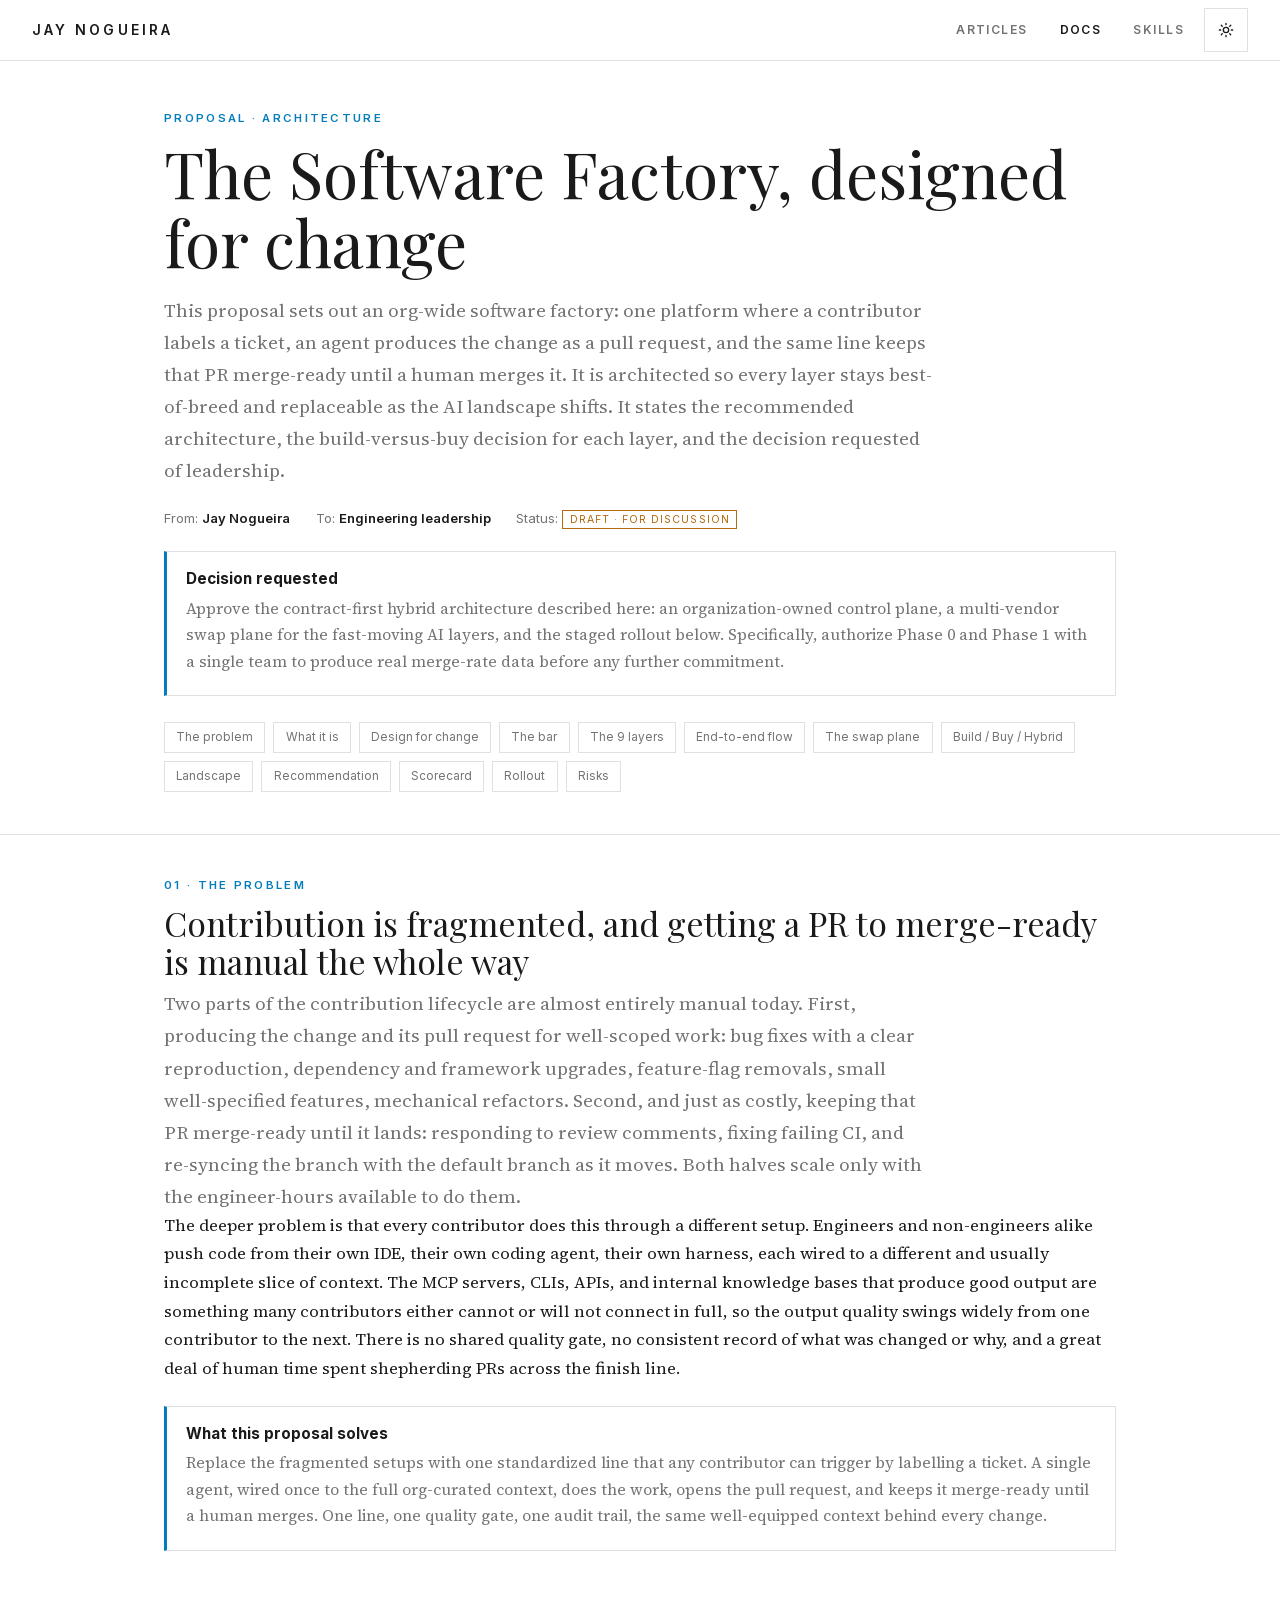
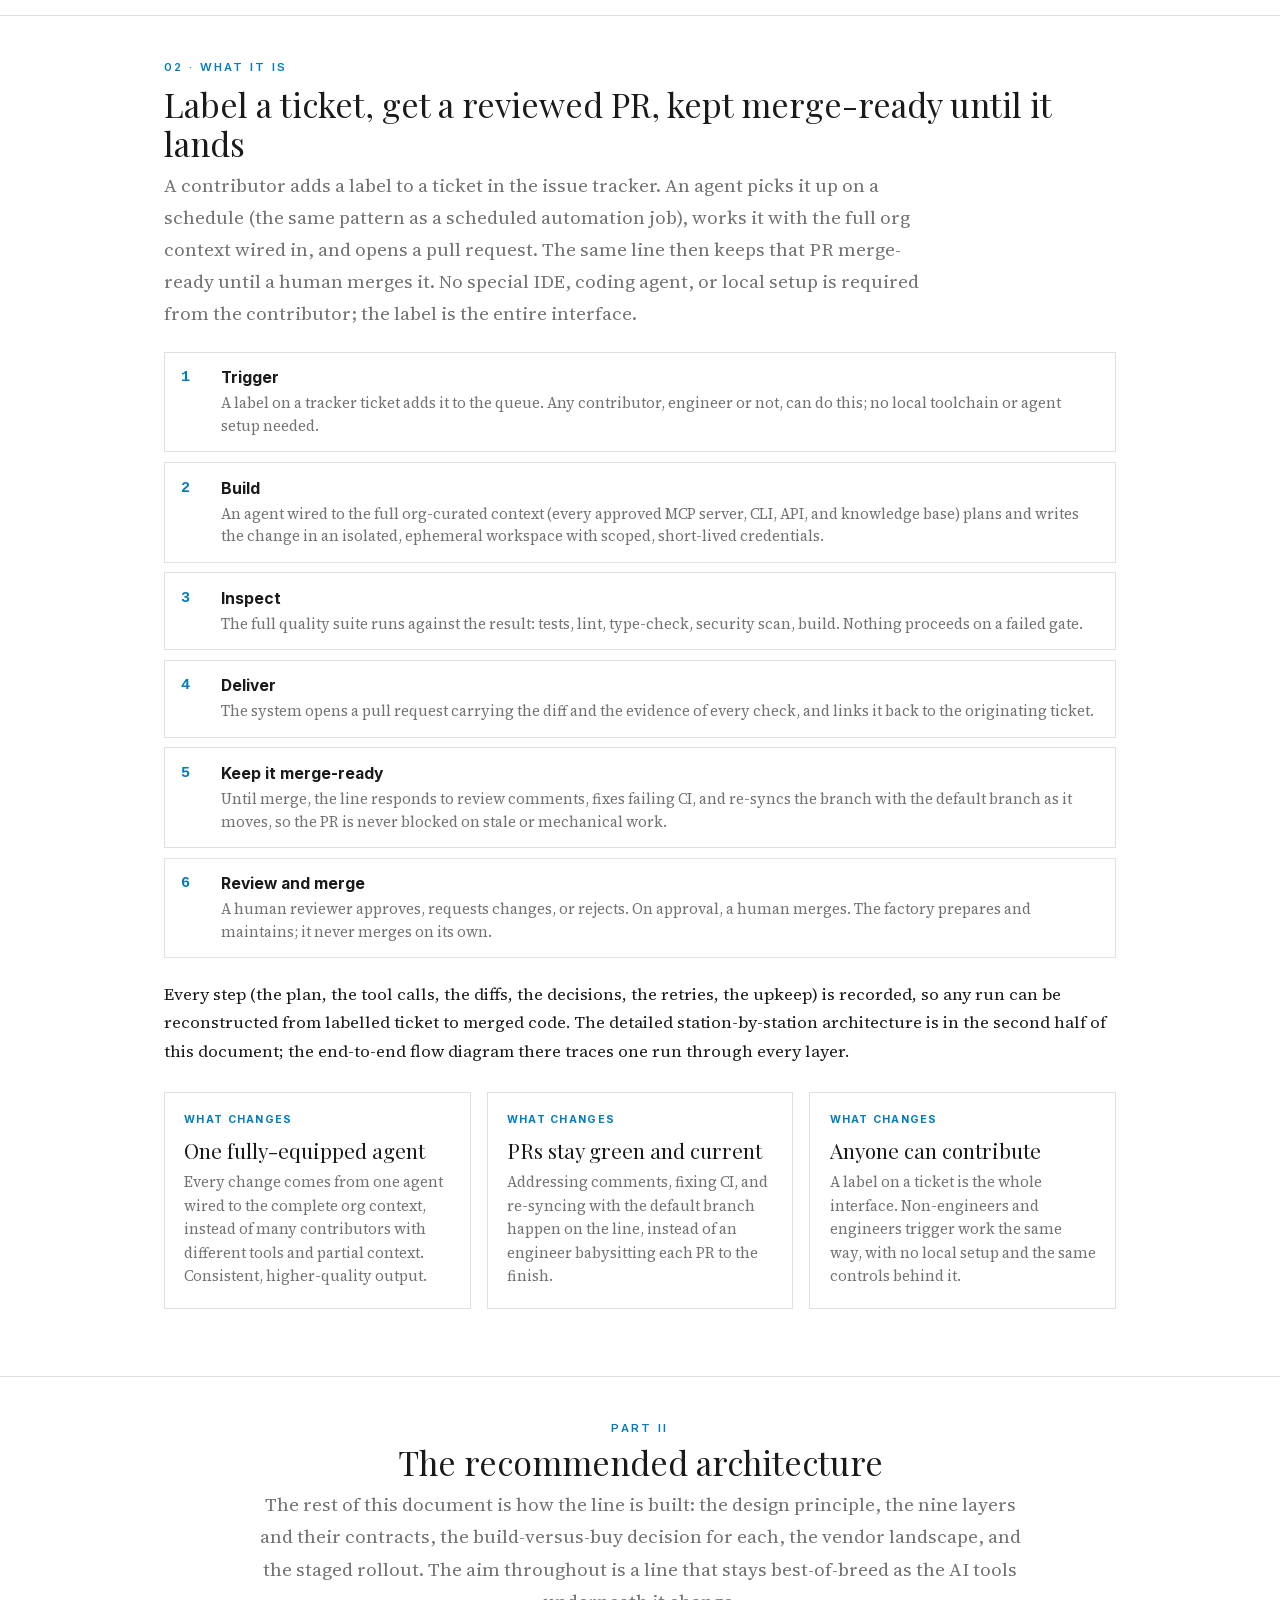
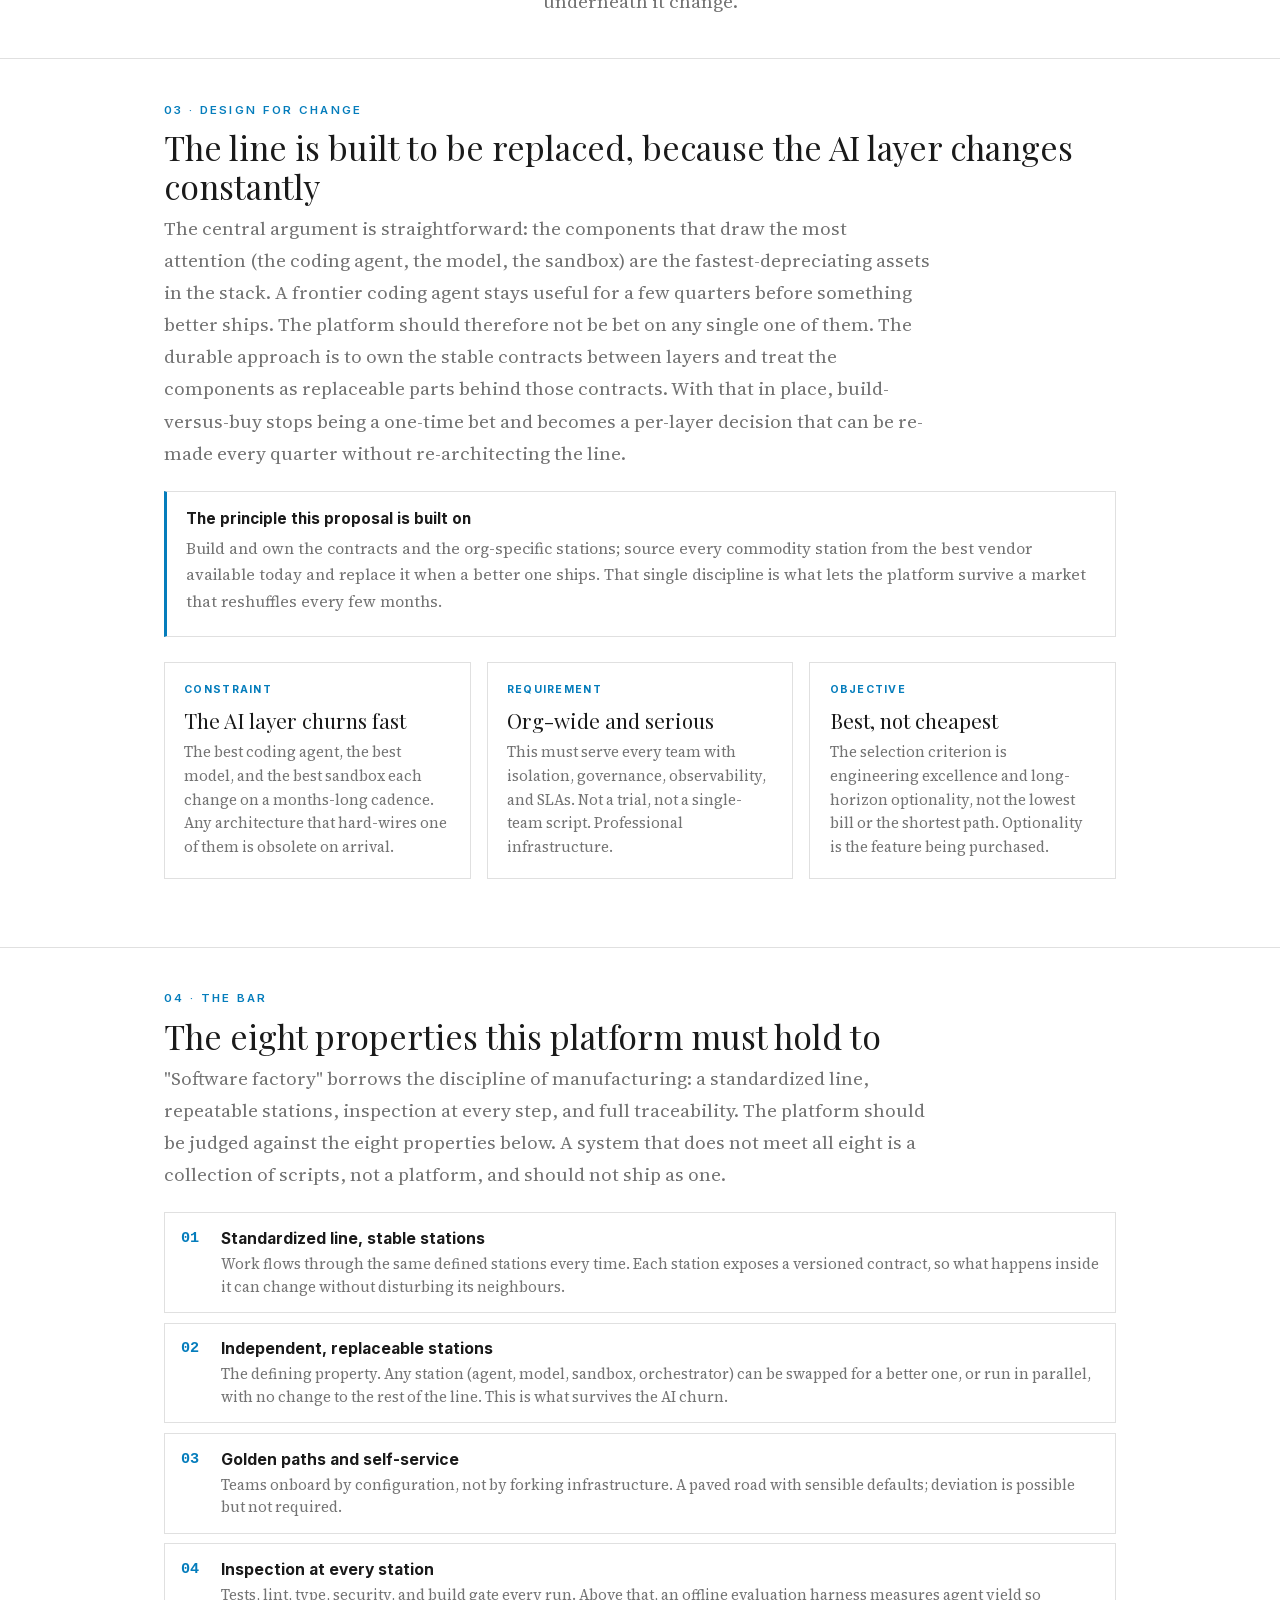
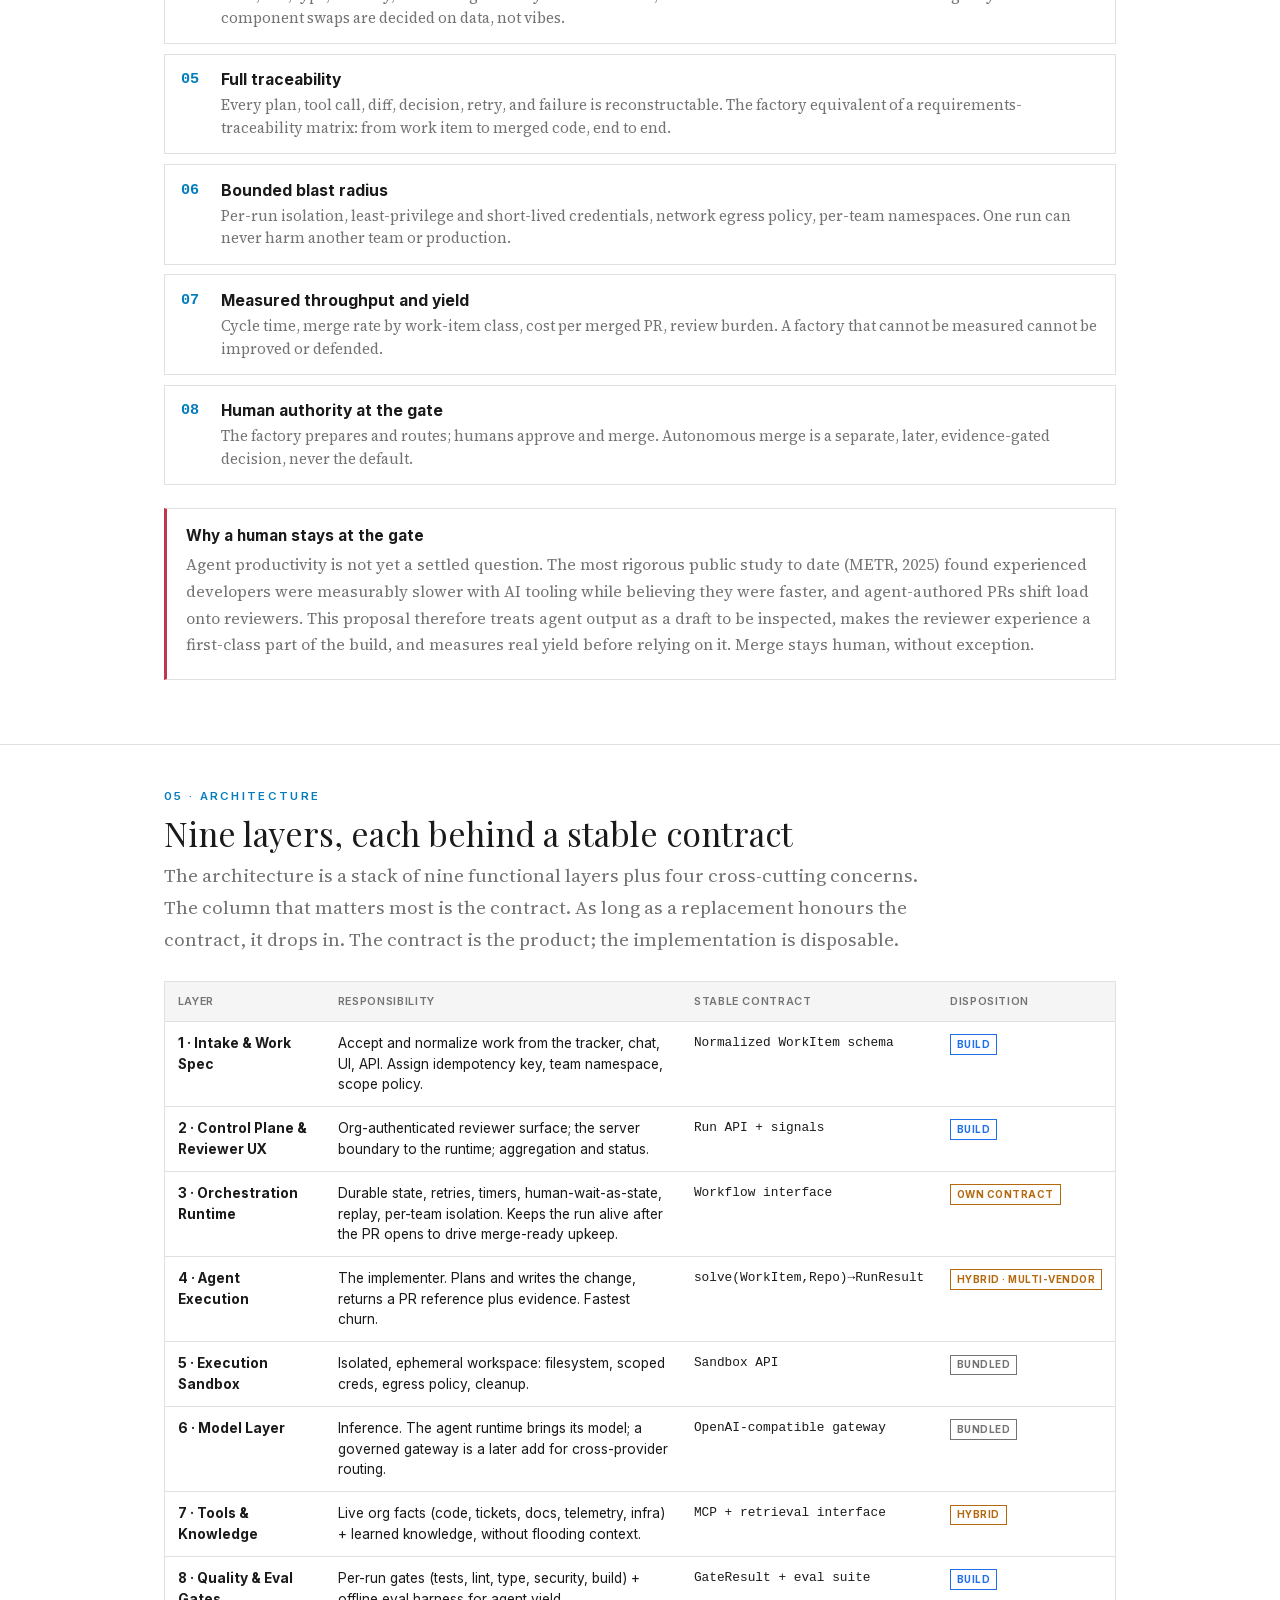
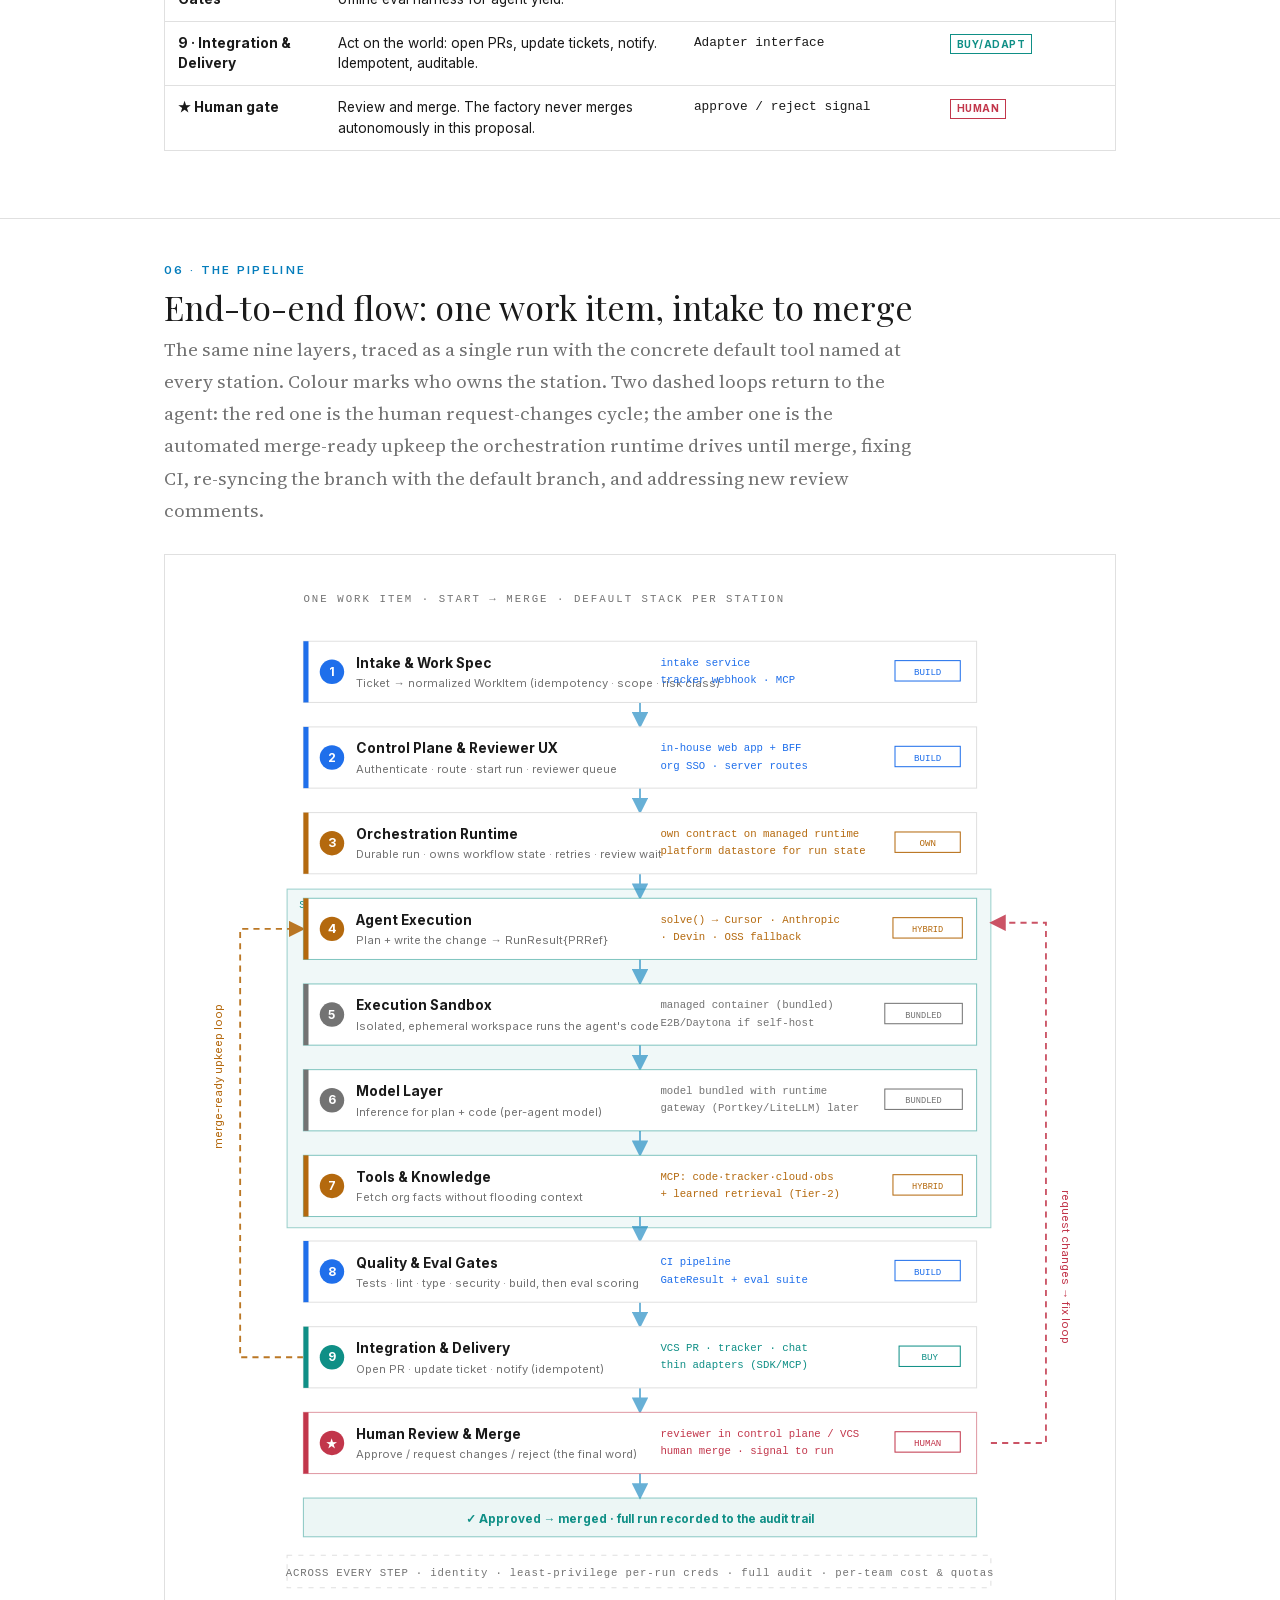
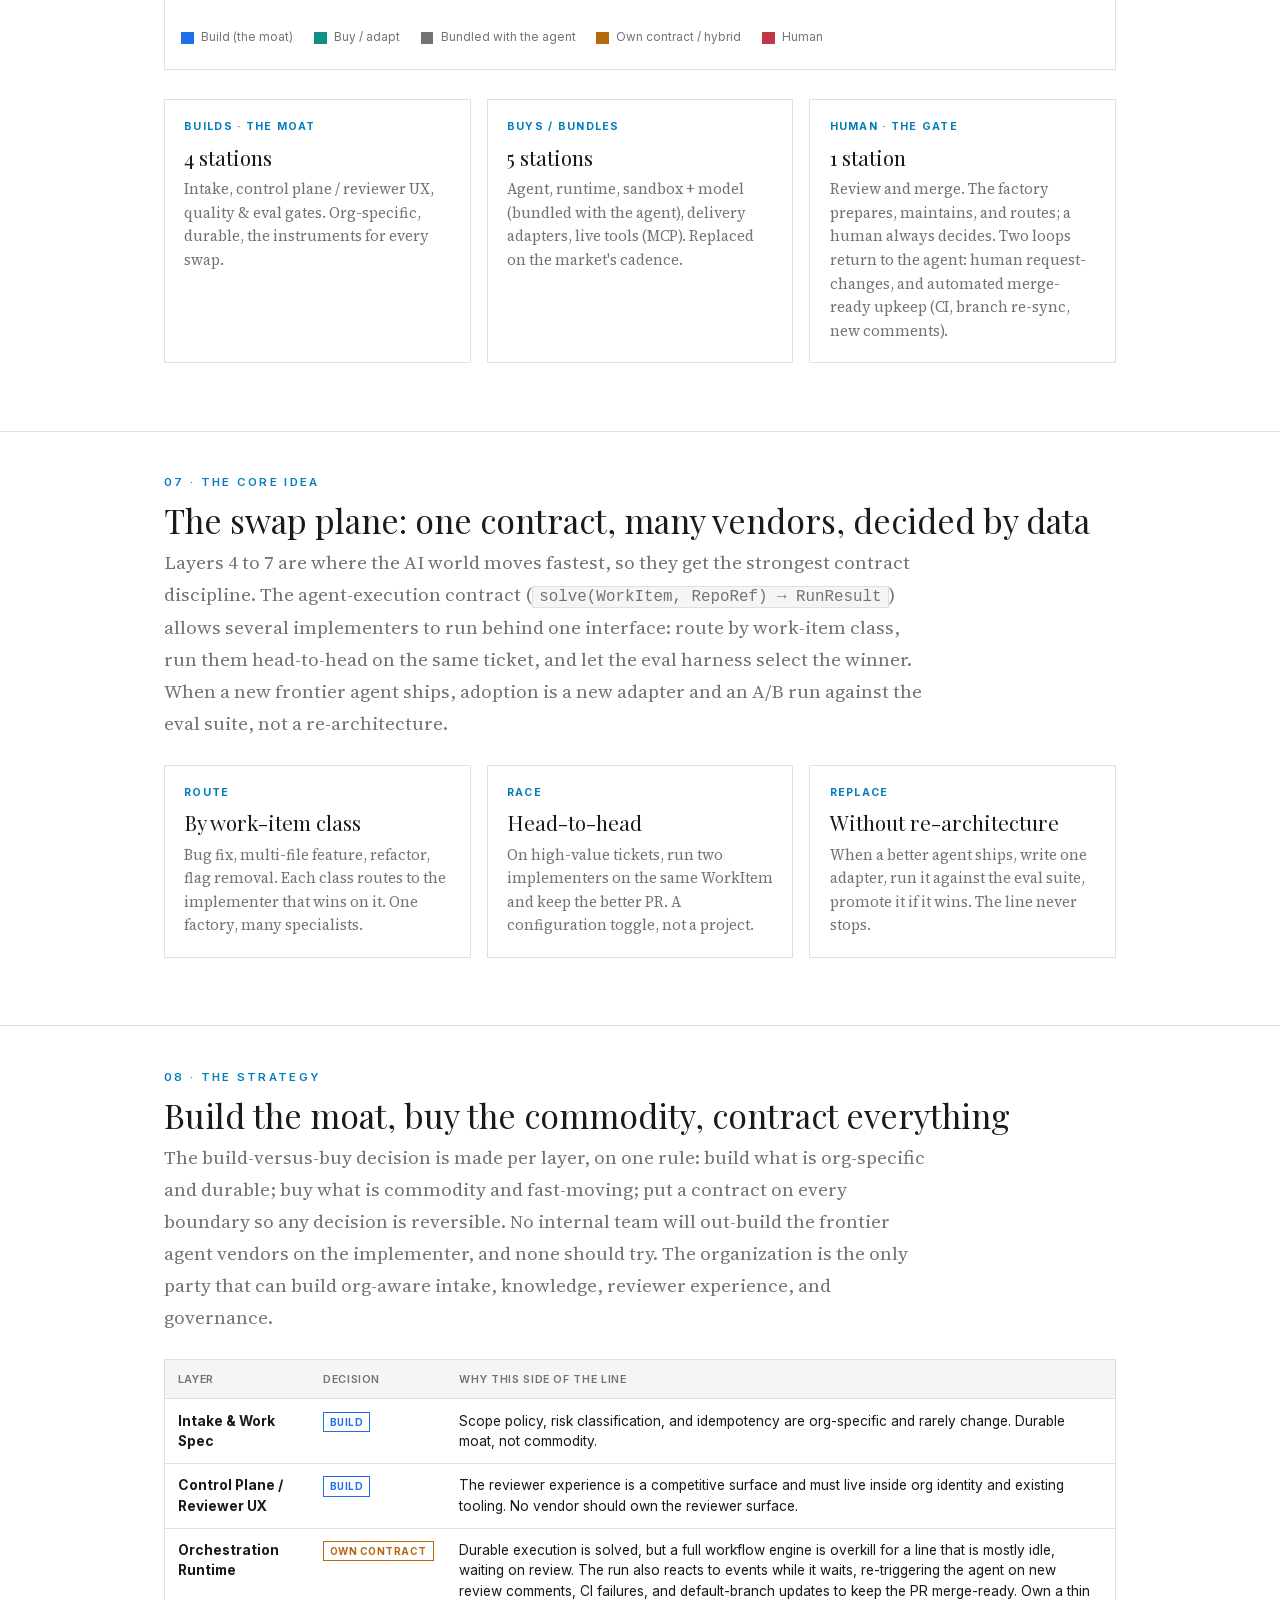
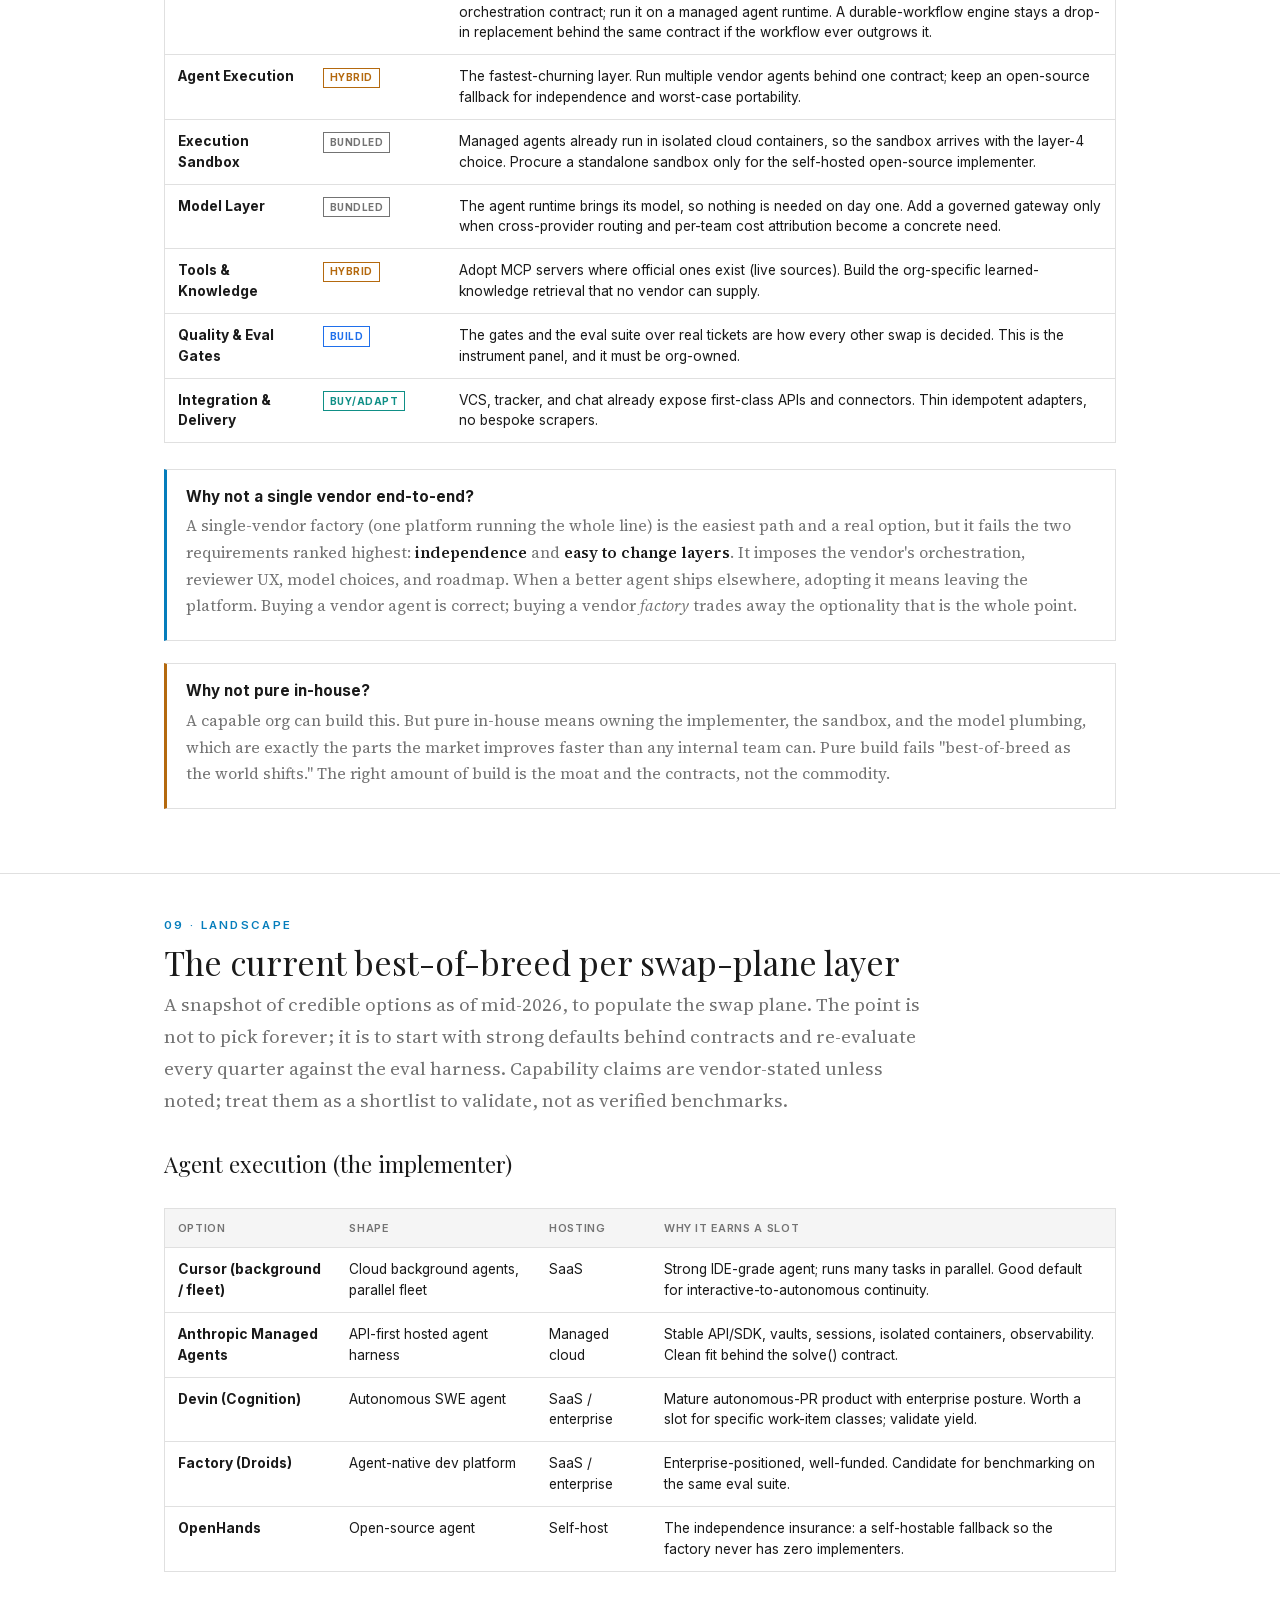
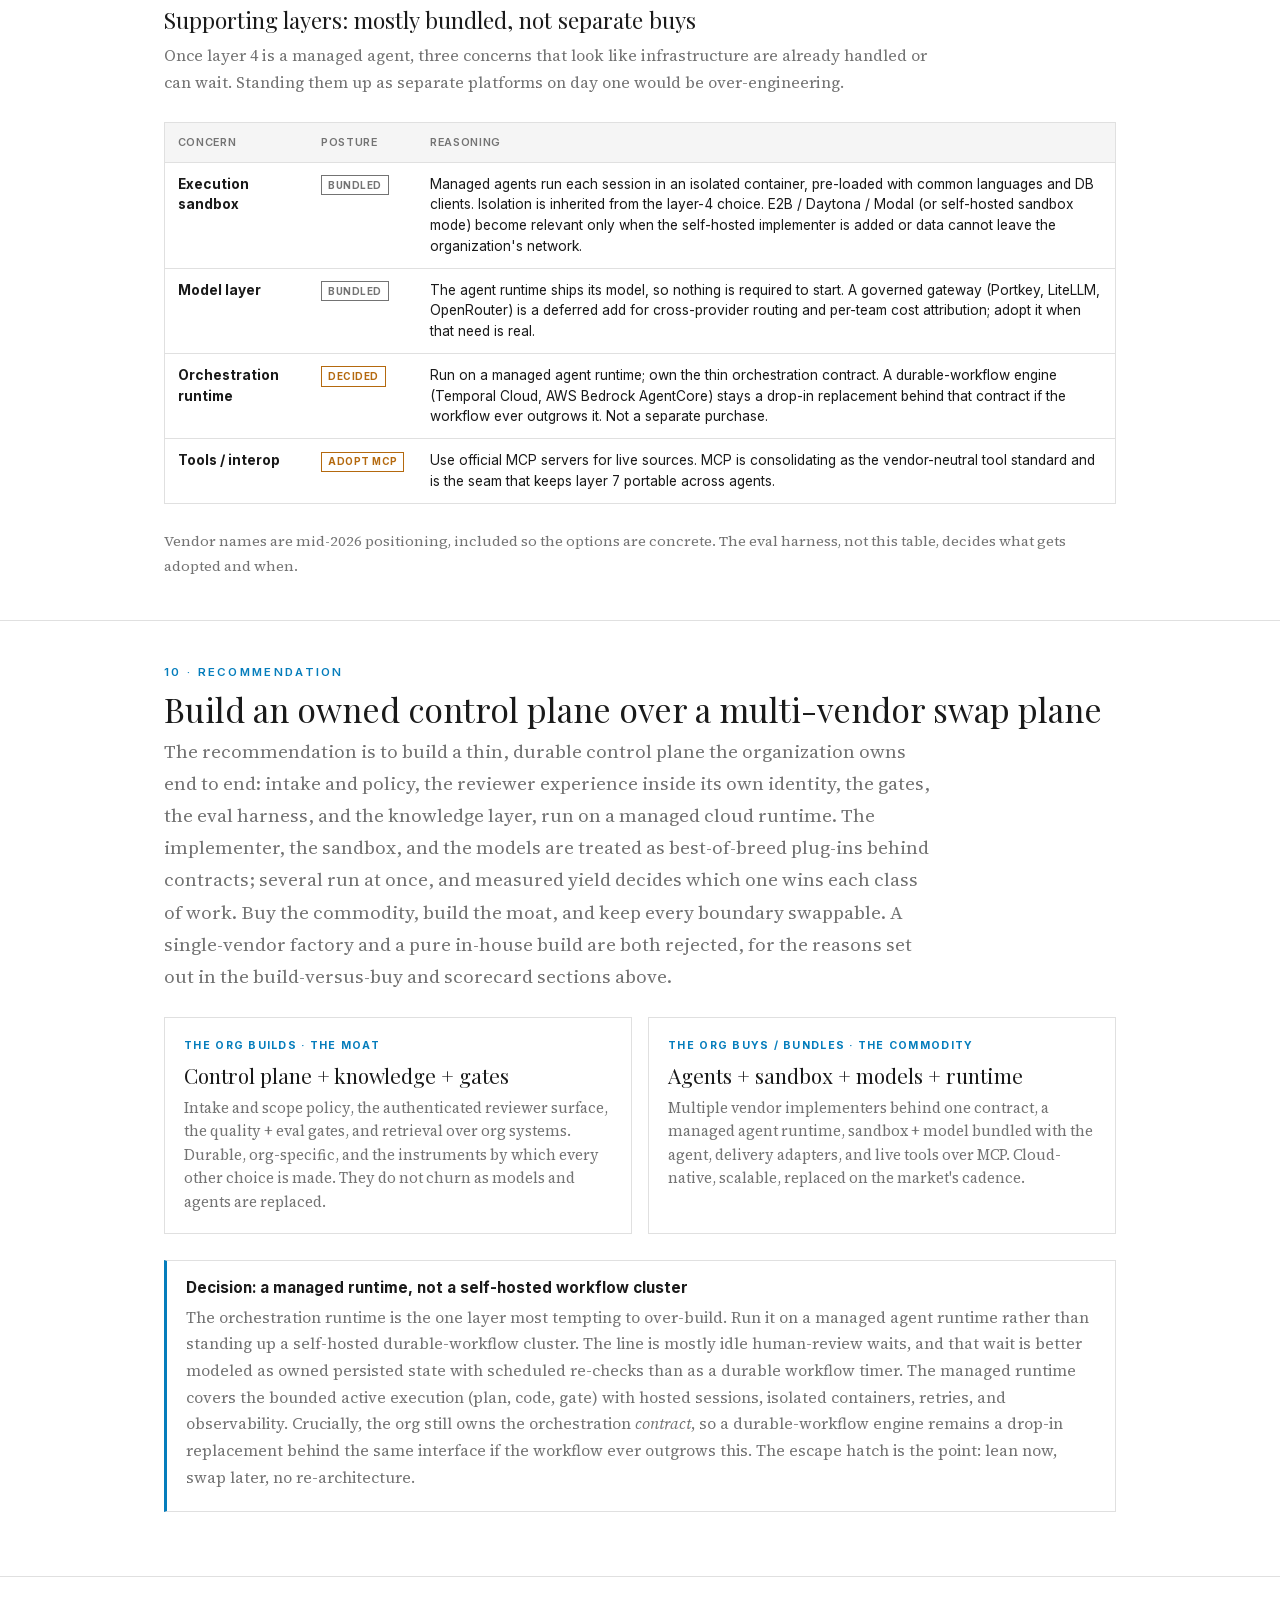
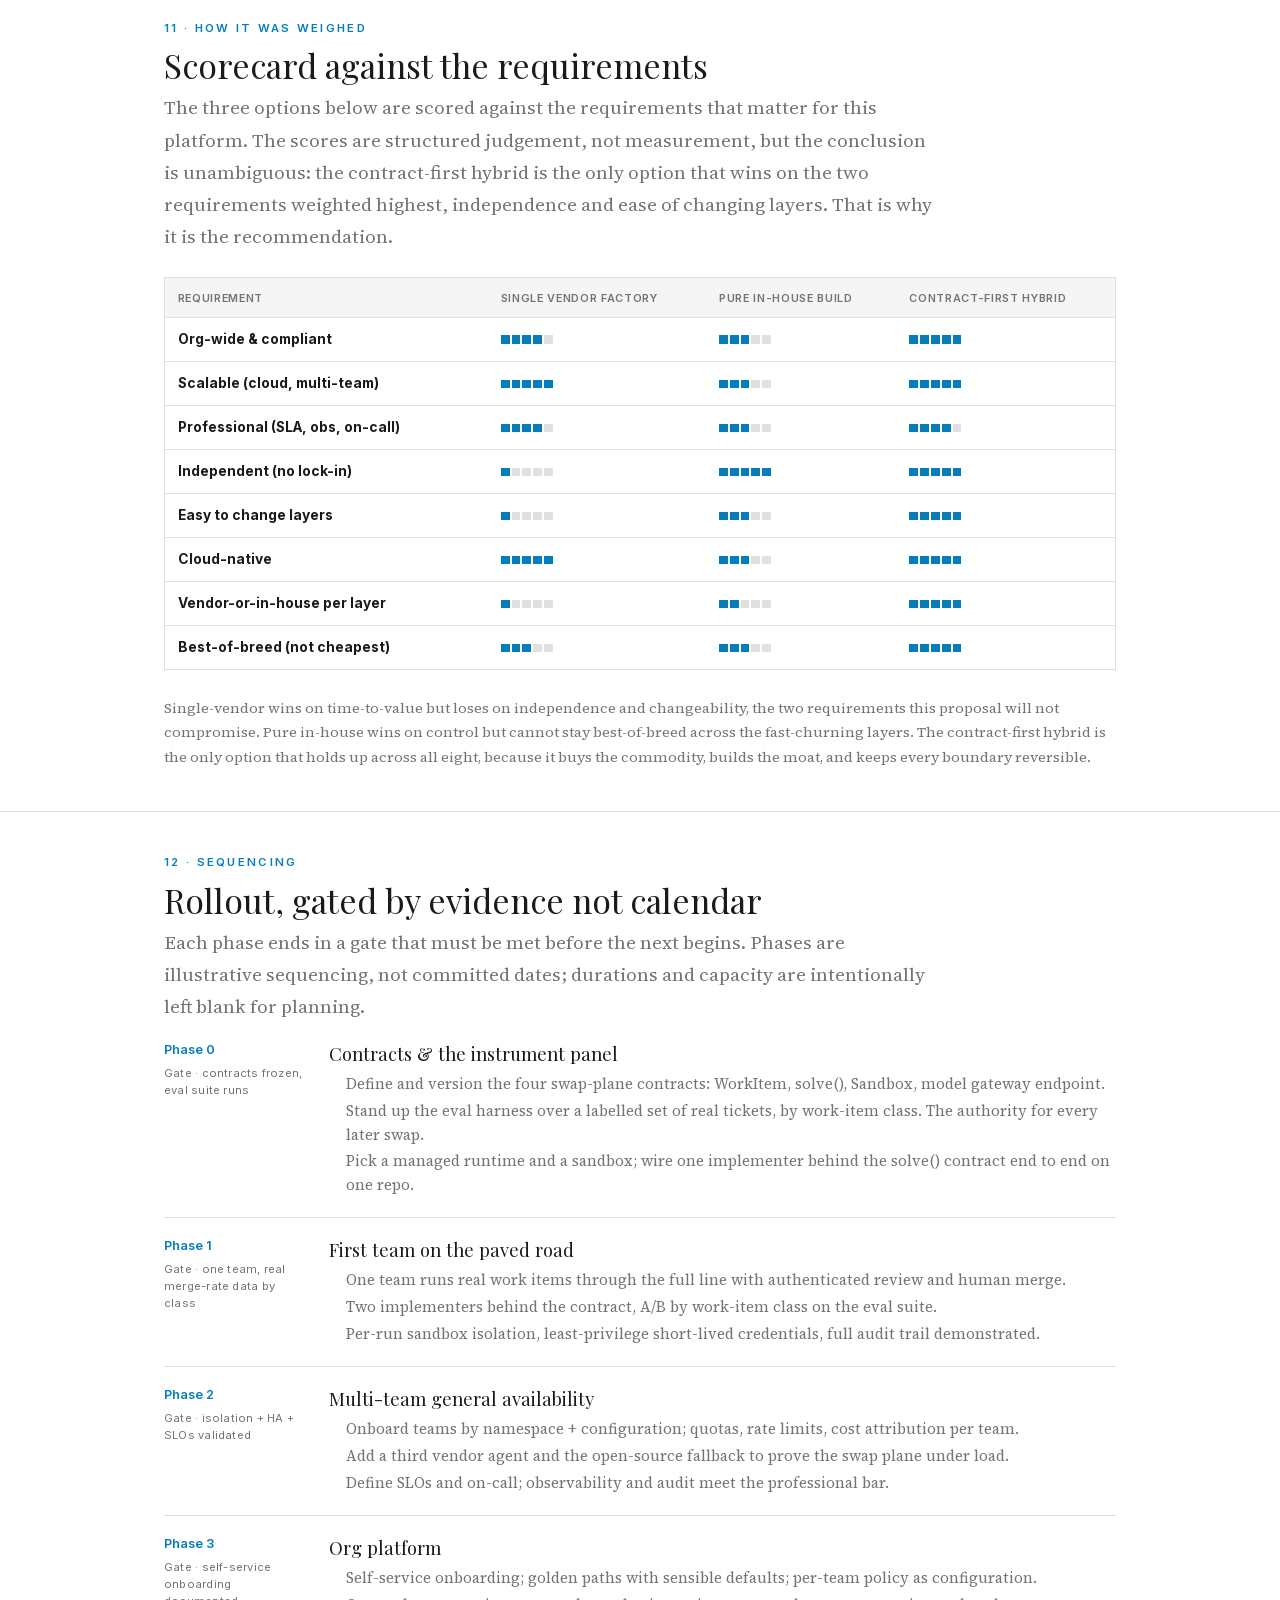
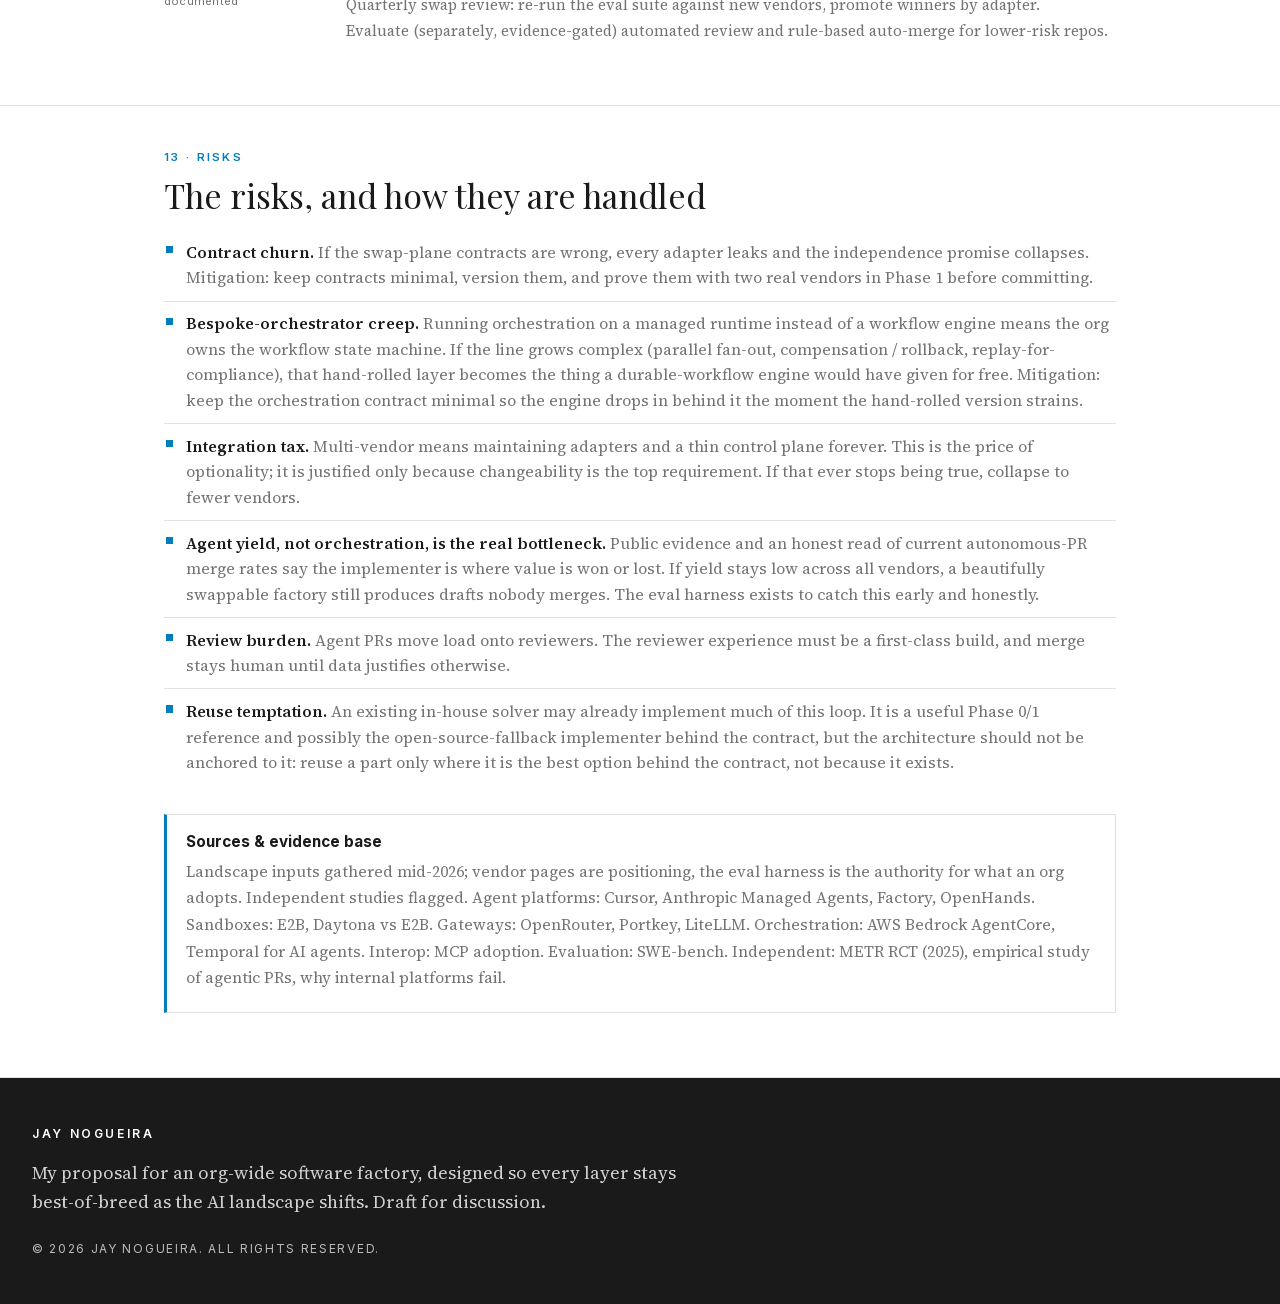
<file: docs/software-factory/index.html>
<!DOCTYPE html>
<html lang="en" class="scroll-smooth" data-scroll-behavior="smooth">
<head>
<meta charset="utf-8"/>
<meta name="viewport" content="width=device-width, initial-scale=1"/>
<title>The Software Factory, designed for change · Jay Nogueira</title>
<meta name="description" content="An org-wide platform that turns engineering work into reviewed, merge-ready pull requests, architected so every layer is best-of-breed and replaceable as the AI landscape shifts underneath it."/>
<meta name="author" content="Jay Nogueira"/>
<meta property="og:title" content="The Software Factory, designed for change"/>
<meta property="og:description" content="An org-wide platform for autonomous software delivery, designed so every layer is replaceable as the AI landscape shifts."/>
<meta property="og:type" content="article"/>
<meta property="og:url" content="https://jaynogueira-vt.github.io/notes/docs/software-factory/"/>
<meta property="og:site_name" content="Jay Nogueira"/>
<meta name="twitter:card" content="summary"/>
<meta name="twitter:title" content="The Software Factory, designed for change"/>
<meta name="twitter:description" content="An org-wide platform for autonomous software delivery, designed so every layer is replaceable."/>
<meta name="theme-color" content="#ffffff" media="(prefers-color-scheme: light)"/>
<meta name="theme-color" content="#0a0a0a" media="(prefers-color-scheme: dark)"/>
<link rel="icon" href="../../assets/icon.svg" type="image/svg+xml"/>
<link rel="stylesheet" href="../../assets/fonts.css"/>
<link rel="stylesheet" href="../../assets/site.css"/>
<script>(function(){try{var t=localStorage.getItem("theme");var d=t==="dark"||(!t&&window.matchMedia("(prefers-color-scheme: dark)").matches);if(d){document.documentElement.classList.add("dark");document.documentElement.style.colorScheme="dark"}else{document.documentElement.style.colorScheme="light"}}catch(e){}})();</script>
<style>
  /* Scoped doc styles: built only on the design-system tokens (light + dark adapt automatically) */
  .doc{--c-build:#1f6feb;--c-buy:#0f8f86;--c-bundled:#737373;--c-hybrid:#b4690e;--c-human:#c2364b;}
  .dark .doc{--c-build:#7c9cff;--c-buy:#43d6c4;--c-bundled:#a3a3a3;--c-hybrid:#ffb454;--c-human:#ff7a90;}
  .doc{font-family:var(--font-serif),Georgia,serif;color:var(--foreground)}
  .doc .wrap{max-width:62rem;margin:0 auto;padding:0 1.25rem}
  .doc .kicker{font-family:var(--font-sans),sans-serif;font-size:.72rem;font-weight:600;letter-spacing:.2em;text-transform:uppercase;color:var(--accent)}
  .doc h2.sec{font-family:var(--font-display),serif;font-weight:400;font-size:2.1rem;line-height:1.15;margin:.5rem 0 .4rem}
  .doc h3.sub{font-family:var(--font-display),serif;font-weight:400;font-size:1.4rem;margin:2rem 0 .3rem}
  .doc p.lead{font-size:1.18rem;line-height:1.7;color:var(--muted-foreground);max-width:48rem}
  .doc p{font-size:1.05rem;line-height:1.7}
  .doc section{padding:2.6rem 0;border-top:1px solid var(--border)}
  .doc .mono{font-family:var(--font-mono),monospace;font-size:.86em}
  .doc code{font-family:var(--font-mono),monospace;font-size:.84em;background:var(--secondary);border:1px solid var(--border);padding:.08em .4em}
  .doc .em{color:var(--foreground);font-weight:600}

  /* chips */
  .chip{display:inline-block;font-family:var(--font-sans),sans-serif;font-size:.62rem;font-weight:700;letter-spacing:.05em;text-transform:uppercase;padding:.18em .6em;white-space:nowrap;border:1px solid;line-height:1.5}
  .chip.build{color:var(--c-build);border-color:var(--c-build)}
  .chip.buy{color:var(--c-buy);border-color:var(--c-buy)}
  .chip.bundled{color:var(--c-bundled);border-color:var(--c-bundled)}
  .chip.hybrid{color:var(--c-hybrid);border-color:var(--c-hybrid)}
  .chip.human{color:var(--c-human);border-color:var(--c-human)}

  /* tables */
  .doc .tbl{margin:1.6rem 0;border:1px solid var(--border);overflow-x:auto}
  .doc table{width:100%;border-collapse:collapse;font-family:var(--font-sans),sans-serif;font-size:.86rem}
  .doc th,.doc td{text-align:left;padding:.7rem .8rem;border-bottom:1px solid var(--border);vertical-align:top;line-height:1.5}
  .doc thead th{background:var(--secondary);font-size:.68rem;letter-spacing:.06em;text-transform:uppercase;color:var(--muted-foreground);font-weight:600}
  .doc tbody tr:last-child td{border-bottom:none}
  .doc td.layer{font-weight:700;color:var(--foreground)}
  .doc td.cmono{font-family:var(--font-mono),monospace;font-size:.8rem}
  @media(min-width:700px){.doc table{min-width:0}.doc .tbl table{min-width:640px}}

  /* callouts */
  .doc .call{border:1px solid var(--border);border-left:3px solid var(--accent);background:var(--card);padding:1rem 1.2rem;margin:1.4rem 0}
  .doc .call.warn{border-left-color:var(--c-hybrid)}
  .doc .call.human{border-left-color:var(--c-human)}
  .doc .call h4{font-family:var(--font-sans),sans-serif;font-size:.95rem;font-weight:700;margin:0 0 .3rem}
  .doc .call p{font-size:.98rem;margin:.25rem 0;color:var(--muted-foreground)}

  /* cards grid */
  .doc .grid{display:grid;gap:1rem;margin:1.6rem 0}
  .doc .g3{grid-template-columns:repeat(3,1fr)}
  .doc .g2{grid-template-columns:repeat(2,1fr)}
  @media(max-width:760px){.doc .g3,.doc .g2{grid-template-columns:1fr}}
  .doc .card{border:1px solid var(--border);background:var(--card);padding:1.2rem}
  .doc .card .ct{font-family:var(--font-sans),sans-serif;font-size:.66rem;letter-spacing:.12em;text-transform:uppercase;color:var(--accent);font-weight:700}
  .doc .card h4{font-family:var(--font-display),serif;font-weight:400;font-size:1.3rem;margin:.4rem 0 .35rem}
  .doc .card p{font-size:.92rem;color:var(--muted-foreground);margin:0;line-height:1.6}

  /* principle list */
  .doc .plist{display:grid;gap:.6rem;margin:1.4rem 0}
  .doc .pitem{display:flex;gap:.9rem;border:1px solid var(--border);background:var(--card);padding:.85rem 1rem}
  .doc .pitem .pn{font-family:var(--font-mono),monospace;font-weight:700;color:var(--accent);font-size:.95rem;min-width:1.6rem}
  .doc .pitem h4{font-family:var(--font-sans),sans-serif;font-size:.98rem;font-weight:700;margin:0 0 .15rem}
  .doc .pitem p{font-size:.92rem;color:var(--muted-foreground);margin:0;line-height:1.55}

  /* diagrams */
  .doc .diagram{margin:1.8rem 0;border:1px solid var(--border);background:var(--card);padding:1.4rem 1rem}
  .doc .diagram svg{width:100%;height:auto;display:block}
  .doc .legend{display:flex;flex-wrap:wrap;gap:.5rem 1.3rem;margin-top:1rem;font-family:var(--font-sans),sans-serif;font-size:.74rem;color:var(--muted-foreground)}
  .doc .legend span{display:inline-flex;align-items:center;gap:.45rem}
  .doc .sw{width:.8rem;height:.8rem;display:inline-block}

  /* score bars */
  .score{display:inline-flex;gap:2px}
  .score i{width:.55rem;height:.55rem;background:var(--border);display:inline-block}
  .score i.on{background:var(--accent)}

  /* timeline */
  .doc .phase{display:grid;grid-template-columns:9rem 1fr;gap:1.3rem;padding:1.1rem 0;border-top:1px solid var(--border)}
  .doc .phase:first-of-type{border-top:none}
  .doc .phase .pl{font-family:var(--font-sans),sans-serif;font-size:.8rem;color:var(--accent);font-weight:600}
  .doc .phase .pl .gate{display:block;color:var(--muted-foreground);font-size:.7rem;margin-top:.4rem;font-weight:400;letter-spacing:.02em}
  .doc .phase h4{font-family:var(--font-display),serif;font-weight:400;font-size:1.15rem;margin:0 0 .3rem}
  .doc .phase ul{margin:.2rem 0 0;padding-left:1.1rem;color:var(--muted-foreground);font-size:.95rem}
  .doc .phase li{margin:.2rem 0;line-height:1.55}
  @media(max-width:700px){.doc .phase{grid-template-columns:1fr;gap:.4rem}}

  .doc ul.clean{list-style:none;padding:0;margin:1rem 0 0}
  .doc ul.clean li{padding:.6rem 0 .6rem 1.4rem;position:relative;color:var(--muted-foreground);border-bottom:1px solid var(--border);font-size:1rem;line-height:1.6}
  .doc ul.clean li:last-child{border-bottom:none}
  .doc ul.clean li::before{content:"";position:absolute;left:.1rem;top:1rem;width:.45rem;height:.45rem;background:var(--accent)}
  .doc ul.clean li b{color:var(--foreground)}
  .doc .toc{display:flex;flex-wrap:wrap;gap:.5rem;margin-top:1.6rem}
  .doc .toc a{font-family:var(--font-sans),sans-serif;font-size:.74rem;color:var(--muted-foreground);border:1px solid var(--border);padding:.35rem .7rem}
  .doc .toc a:hover{border-color:var(--accent);color:var(--foreground)}
  .doc .src{font-size:.9rem;color:var(--muted-foreground)}
  .doc .src a{color:var(--accent)}
  .doc .draft{font-family:var(--font-sans),sans-serif;font-size:.66rem;letter-spacing:.1em;text-transform:uppercase;color:var(--c-hybrid);border:1px solid var(--c-hybrid);padding:.2em .6em}
  .doc .meta{display:flex;flex-wrap:wrap;gap:.5rem 1.6rem;margin-top:1.4rem;font-family:var(--font-sans),sans-serif;font-size:.82rem;color:var(--muted-foreground)}
  .doc .meta b{color:var(--foreground);font-weight:600}
</style>
</head>
<body class="playfair_display_788cf017-module__UR335q__variable source_serif_4_1dcf62f-module__tdgqBa__variable inter_96c4af0c-module__Y9_Geq__variable antialiased">
<div class="bg-background text-foreground flex min-h-screen flex-col">
<a href="#main-content" class="bg-background text-foreground focus-visible:ring-ring sr-only focus:not-sr-only focus:absolute focus:top-2 focus:left-2 focus:z-[100] focus:px-4 focus:py-3 focus:ring-2 focus:outline-none">Skip to content</a>
<header class="border-border bg-background sticky top-0 z-50 w-full border-b">
<div class="mx-auto flex max-w-7xl items-center justify-between px-4 py-2 sm:px-6 lg:px-8">
<a class="focus-visible:ring-ring inline-flex min-h-11 items-center font-sans text-sm font-semibold tracking-[0.22em] uppercase focus-visible:ring-2 focus-visible:outline-none" href="../../index.html"><span>Jay Nogueira</span></a>
<div class="flex items-center gap-2">
<a class="hover:text-foreground text-muted-foreground focus-visible:ring-ring inline-flex min-h-11 shrink-0 items-center px-3 font-sans text-xs font-semibold tracking-[0.12em] uppercase transition-colors focus-visible:ring-2 focus-visible:outline-none" href="../../articles/index.html">Articles</a>
<a class="text-foreground focus-visible:ring-ring inline-flex min-h-11 shrink-0 items-center px-3 font-sans text-xs font-semibold tracking-[0.12em] uppercase focus-visible:ring-2 focus-visible:outline-none" href="../../docs/index.html" aria-current="true">Docs</a>
<a class="hover:text-foreground text-muted-foreground focus-visible:ring-ring inline-flex min-h-11 shrink-0 items-center px-3 font-sans text-xs font-semibold tracking-[0.12em] uppercase transition-colors focus-visible:ring-2 focus-visible:outline-none" href="../../skills/index.html">Skills</a>

<button type="button" onclick="toggleTheme()" aria-label="Toggle theme" title="Toggle theme" class="border-border bg-background text-foreground hover:bg-secondary hover:text-foreground focus-visible:ring-ring relative inline-flex h-11 w-11 items-center justify-center rounded-md border transition-colors focus-visible:ring-2 focus-visible:outline-none"><svg class="h-4 w-4 dark:hidden" viewBox="0 0 24 24" fill="none" stroke="currentColor" stroke-width="2" stroke-linecap="round" stroke-linejoin="round" aria-hidden="true"><circle cx="12" cy="12" r="4"/><path d="M12 2v2M12 20v2M4.93 4.93l1.41 1.41M17.66 17.66l1.41 1.41M2 12h2M20 12h2M6.34 17.66l-1.41 1.41M19.07 4.93l-1.41 1.41"/></svg><svg class="hidden h-4 w-4 dark:block" viewBox="0 0 24 24" fill="none" stroke="currentColor" stroke-width="2" stroke-linecap="round" stroke-linejoin="round" aria-hidden="true"><path d="M12 3a6 6 0 0 0 9 9 9 9 0 1 1-9-9Z"/></svg></button>
</div>
</div>
</header>

<main id="main-content" class="flex-1 doc" tabindex="-1">

<!-- HERO -->
<section style="border-top:none;padding-top:3rem">
  <div class="wrap">
    <p class="kicker">Proposal · Architecture</p>
    <h1 class="font-display" style="font-weight:400;font-size:clamp(2.4rem,6vw,4rem);line-height:1.08;margin:.6rem 0 0">The Software Factory, designed for change</h1>
    <p class="lead" style="margin-top:1.1rem">This proposal sets out an org-wide software factory: one platform where a contributor labels a ticket, an agent produces the change as a pull request, and the same line keeps that PR merge-ready until a human merges it. It is architected so every layer stays best-of-breed and replaceable as the AI landscape shifts. It states the recommended architecture, the build-versus-buy decision for each layer, and the decision requested of leadership.</p>
    <div class="meta">
      <span>From: <b>Jay Nogueira</b></span>
      <span>To: <b>Engineering leadership</b></span>
      <span>Status: <span class="draft">Draft · for discussion</span></span>
    </div>
    <div class="call" style="margin-top:1.4rem">
      <h4>Decision requested</h4>
      <p>Approve the contract-first hybrid architecture described here: an organization-owned control plane, a multi-vendor swap plane for the fast-moving AI layers, and the staged rollout below. Specifically, authorize Phase 0 and Phase 1 with a single team to produce real merge-rate data before any further commitment.</p>
    </div>
    <div class="toc">
      <a href="#problem">The problem</a>
      <a href="#what">What it is</a>
      <a href="#thesis">Design for change</a>
      <a href="#great">The bar</a>
      <a href="#layers">The 9 layers</a>
      <a href="#flow">End-to-end flow</a>
      <a href="#swap">The swap plane</a>
      <a href="#buildbuy">Build / Buy / Hybrid</a>
      <a href="#vendors">Landscape</a>
      <a href="#recommendation">Recommendation</a>
      <a href="#scorecard">Scorecard</a>
      <a href="#rollout">Rollout</a>
      <a href="#risks">Risks</a>
    </div>
  </div>
</section>

<!-- PROBLEM -->
<section id="problem">
  <div class="wrap">
    <p class="kicker">01 · The problem</p>
    <h2 class="sec">Contribution is fragmented, and getting a PR to merge-ready is manual the whole way</h2>
    <p class="lead">Two parts of the contribution lifecycle are almost entirely manual today. First, producing the change and its pull request for well-scoped work: bug fixes with a clear reproduction, dependency and framework upgrades, feature-flag removals, small well-specified features, mechanical refactors. Second, and just as costly, keeping that PR merge-ready until it lands: responding to review comments, fixing failing CI, and re-syncing the branch with the default branch as it moves. Both halves scale only with the engineer-hours available to do them.</p>
    <p>The deeper problem is that every contributor does this through a different setup. Engineers and non-engineers alike push code from their own IDE, their own coding agent, their own harness, each wired to a different and usually incomplete slice of context. The MCP servers, CLIs, APIs, and internal knowledge bases that produce good output are something many contributors either cannot or will not connect in full, so the output quality swings widely from one contributor to the next. There is no shared quality gate, no consistent record of what was changed or why, and a great deal of human time spent shepherding PRs across the finish line.</p>
    <div class="call">
      <h4>What this proposal solves</h4>
      <p>Replace the fragmented setups with one standardized line that any contributor can trigger by labelling a ticket. A single agent, wired once to the full org-curated context, does the work, opens the pull request, and keeps it merge-ready until a human merges. One line, one quality gate, one audit trail, the same well-equipped context behind every change.</p>
    </div>
  </div>
</section>

<!-- WHAT IT IS -->
<section id="what">
  <div class="wrap">
    <p class="kicker">02 · What it is</p>
    <h2 class="sec">Label a ticket, get a reviewed PR, kept merge-ready until it lands</h2>
    <p class="lead">A contributor adds a label to a ticket in the issue tracker. An agent picks it up on a schedule (the same pattern as a scheduled automation job), works it with the full org context wired in, and opens a pull request. The same line then keeps that PR merge-ready until a human merges it. No special IDE, coding agent, or local setup is required from the contributor; the label is the entire interface.</p>
    <div class="plist">
      <div class="pitem"><span class="pn">1</span><div><h4>Trigger</h4><p>A label on a tracker ticket adds it to the queue. Any contributor, engineer or not, can do this; no local toolchain or agent setup needed.</p></div></div>
      <div class="pitem"><span class="pn">2</span><div><h4>Build</h4><p>An agent wired to the full org-curated context (every approved MCP server, CLI, API, and knowledge base) plans and writes the change in an isolated, ephemeral workspace with scoped, short-lived credentials.</p></div></div>
      <div class="pitem"><span class="pn">3</span><div><h4>Inspect</h4><p>The full quality suite runs against the result: tests, lint, type-check, security scan, build. Nothing proceeds on a failed gate.</p></div></div>
      <div class="pitem"><span class="pn">4</span><div><h4>Deliver</h4><p>The system opens a pull request carrying the diff and the evidence of every check, and links it back to the originating ticket.</p></div></div>
      <div class="pitem"><span class="pn">5</span><div><h4>Keep it merge-ready</h4><p>Until merge, the line responds to review comments, fixes failing CI, and re-syncs the branch with the default branch as it moves, so the PR is never blocked on stale or mechanical work.</p></div></div>
      <div class="pitem"><span class="pn">6</span><div><h4>Review and merge</h4><p>A human reviewer approves, requests changes, or rejects. On approval, a human merges. The factory prepares and maintains; it never merges on its own.</p></div></div>
    </div>
    <p>Every step (the plan, the tool calls, the diffs, the decisions, the retries, the upkeep) is recorded, so any run can be reconstructed from labelled ticket to merged code. The detailed station-by-station architecture is in the second half of this document; the end-to-end flow diagram there traces one run through every layer.</p>
    <div class="grid g3">
      <div class="card"><div class="ct">What changes</div><h4>One fully-equipped agent</h4><p>Every change comes from one agent wired to the complete org context, instead of many contributors with different tools and partial context. Consistent, higher-quality output.</p></div>
      <div class="card"><div class="ct">What changes</div><h4>PRs stay green and current</h4><p>Addressing comments, fixing CI, and re-syncing with the default branch happen on the line, instead of an engineer babysitting each PR to the finish.</p></div>
      <div class="card"><div class="ct">What changes</div><h4>Anyone can contribute</h4><p>A label on a ticket is the whole interface. Non-engineers and engineers trigger work the same way, with no local setup and the same controls behind it.</p></div>
    </div>
  </div>
</section>

<!-- PART II DIVIDER -->
<section id="howbuild" style="text-align:center">
  <div class="wrap">
    <p class="kicker">Part II</p>
    <h2 class="sec" style="margin-top:.3rem">The recommended architecture</h2>
    <p class="lead" style="margin:0 auto">The rest of this document is how the line is built: the design principle, the nine layers and their contracts, the build-versus-buy decision for each, the vendor landscape, and the staged rollout. The aim throughout is a line that stays best-of-breed as the AI tools underneath it change.</p>
  </div>
</section>

<!-- DESIGN FOR CHANGE -->
<section id="thesis">
  <div class="wrap">
    <p class="kicker">03 · Design for change</p>
    <h2 class="sec">The line is built to be replaced, because the AI layer changes constantly</h2>
    <p class="lead">The central argument is straightforward: the components that draw the most attention (the coding agent, the model, the sandbox) are the fastest-depreciating assets in the stack. A frontier coding agent stays useful for a few quarters before something better ships. The platform should therefore not be bet on any single one of them. The durable approach is to own the stable contracts between layers and treat the components as replaceable parts behind those contracts. With that in place, build-versus-buy stops being a one-time bet and becomes a per-layer decision that can be re-made every quarter without re-architecting the line.</p>
    <div class="call">
      <h4>The principle this proposal is built on</h4>
      <p>Build and own the contracts and the org-specific stations; source every commodity station from the best vendor available today and replace it when a better one ships. That single discipline is what lets the platform survive a market that reshuffles every few months.</p>
    </div>
    <div class="grid g3">
      <div class="card"><div class="ct">Constraint</div><h4>The AI layer churns fast</h4><p>The best coding agent, the best model, and the best sandbox each change on a months-long cadence. Any architecture that hard-wires one of them is obsolete on arrival.</p></div>
      <div class="card"><div class="ct">Requirement</div><h4>Org-wide and serious</h4><p>This must serve every team with isolation, governance, observability, and SLAs. Not a trial, not a single-team script. Professional infrastructure.</p></div>
      <div class="card"><div class="ct">Objective</div><h4>Best, not cheapest</h4><p>The selection criterion is engineering excellence and long-horizon optionality, not the lowest bill or the shortest path. Optionality is the feature being purchased.</p></div>
    </div>
  </div>
</section>

<!-- GREAT -->
<section id="great">
  <div class="wrap">
    <p class="kicker">04 · The bar</p>
    <h2 class="sec">The eight properties this platform must hold to</h2>
    <p class="lead">"Software factory" borrows the discipline of manufacturing: a standardized line, repeatable stations, inspection at every step, and full traceability. The platform should be judged against the eight properties below. A system that does not meet all eight is a collection of scripts, not a platform, and should not ship as one.</p>
    <div class="plist">
      <div class="pitem"><span class="pn">01</span><div><h4>Standardized line, stable stations</h4><p>Work flows through the same defined stations every time. Each station exposes a versioned contract, so what happens inside it can change without disturbing its neighbours.</p></div></div>
      <div class="pitem"><span class="pn">02</span><div><h4>Independent, replaceable stations</h4><p>The defining property. Any station (agent, model, sandbox, orchestrator) can be swapped for a better one, or run in parallel, with no change to the rest of the line. This is what survives the AI churn.</p></div></div>
      <div class="pitem"><span class="pn">03</span><div><h4>Golden paths and self-service</h4><p>Teams onboard by configuration, not by forking infrastructure. A paved road with sensible defaults; deviation is possible but not required.</p></div></div>
      <div class="pitem"><span class="pn">04</span><div><h4>Inspection at every station</h4><p>Tests, lint, type, security, and build gate every run. Above that, an offline evaluation harness measures agent yield so component swaps are decided on data, not vibes.</p></div></div>
      <div class="pitem"><span class="pn">05</span><div><h4>Full traceability</h4><p>Every plan, tool call, diff, decision, retry, and failure is reconstructable. The factory equivalent of a requirements-traceability matrix: from work item to merged code, end to end.</p></div></div>
      <div class="pitem"><span class="pn">06</span><div><h4>Bounded blast radius</h4><p>Per-run isolation, least-privilege and short-lived credentials, network egress policy, per-team namespaces. One run can never harm another team or production.</p></div></div>
      <div class="pitem"><span class="pn">07</span><div><h4>Measured throughput and yield</h4><p>Cycle time, merge rate by work-item class, cost per merged PR, review burden. A factory that cannot be measured cannot be improved or defended.</p></div></div>
      <div class="pitem"><span class="pn">08</span><div><h4>Human authority at the gate</h4><p>The factory prepares and routes; humans approve and merge. Autonomous merge is a separate, later, evidence-gated decision, never the default.</p></div></div>
    </div>
    <div class="call human">
      <h4>Why a human stays at the gate</h4>
      <p>Agent productivity is not yet a settled question. The most rigorous public study to date (METR, 2025) found experienced developers were measurably slower with AI tooling while believing they were faster, and agent-authored PRs shift load onto reviewers. This proposal therefore treats agent output as a draft to be inspected, makes the reviewer experience a first-class part of the build, and measures real yield before relying on it. Merge stays human, without exception.</p>
    </div>
  </div>
</section>

<!-- LAYERS -->
<section id="layers">
  <div class="wrap">
    <p class="kicker">05 · Architecture</p>
    <h2 class="sec">Nine layers, each behind a stable contract</h2>
    <p class="lead">The architecture is a stack of nine functional layers plus four cross-cutting concerns. The column that matters most is the contract. As long as a replacement honours the contract, it drops in. The contract is the product; the implementation is disposable.</p>
    <div class="tbl">
      <table>
        <thead><tr><th>Layer</th><th>Responsibility</th><th>Stable contract</th><th>Disposition</th></tr></thead>
        <tbody>
          <tr><td class="layer">1 · Intake &amp; Work Spec</td><td>Accept and normalize work from the tracker, chat, UI, API. Assign idempotency key, team namespace, scope policy.</td><td class="cmono">Normalized WorkItem schema</td><td><span class="chip build">Build</span></td></tr>
          <tr><td class="layer">2 · Control Plane &amp; Reviewer UX</td><td>Org-authenticated reviewer surface; the server boundary to the runtime; aggregation and status.</td><td class="cmono">Run API + signals</td><td><span class="chip build">Build</span></td></tr>
          <tr><td class="layer">3 · Orchestration Runtime</td><td>Durable state, retries, timers, human-wait-as-state, replay, per-team isolation. Keeps the run alive after the PR opens to drive merge-ready upkeep.</td><td class="cmono">Workflow interface</td><td><span class="chip hybrid">Own contract</span></td></tr>
          <tr><td class="layer">4 · Agent Execution</td><td>The implementer. Plans and writes the change, returns a PR reference plus evidence. Fastest churn.</td><td class="cmono">solve(WorkItem,Repo)→RunResult</td><td><span class="chip hybrid">Hybrid · multi-vendor</span></td></tr>
          <tr><td class="layer">5 · Execution Sandbox</td><td>Isolated, ephemeral workspace: filesystem, scoped creds, egress policy, cleanup.</td><td class="cmono">Sandbox API</td><td><span class="chip bundled">Bundled</span></td></tr>
          <tr><td class="layer">6 · Model Layer</td><td>Inference. The agent runtime brings its model; a governed gateway is a later add for cross-provider routing.</td><td class="cmono">OpenAI-compatible gateway</td><td><span class="chip bundled">Bundled</span></td></tr>
          <tr><td class="layer">7 · Tools &amp; Knowledge</td><td>Live org facts (code, tickets, docs, telemetry, infra) + learned knowledge, without flooding context.</td><td class="cmono">MCP + retrieval interface</td><td><span class="chip hybrid">Hybrid</span></td></tr>
          <tr><td class="layer">8 · Quality &amp; Eval Gates</td><td>Per-run gates (tests, lint, type, security, build) + offline eval harness for agent yield.</td><td class="cmono">GateResult + eval suite</td><td><span class="chip build">Build</span></td></tr>
          <tr><td class="layer">9 · Integration &amp; Delivery</td><td>Act on the world: open PRs, update tickets, notify. Idempotent, auditable.</td><td class="cmono">Adapter interface</td><td><span class="chip buy">Buy/adapt</span></td></tr>
          <tr><td class="layer">★ Human gate</td><td>Review and merge. The factory never merges autonomously in this proposal.</td><td class="cmono">approve / reject signal</td><td><span class="chip human">Human</span></td></tr>
        </tbody>
      </table>
    </div>
  </div>
</section>

<!-- FLOW -->
<section id="flow">
  <div class="wrap">
    <p class="kicker">06 · The pipeline</p>
    <h2 class="sec">End-to-end flow: one work item, intake to merge</h2>
    <p class="lead">The same nine layers, traced as a single run with the concrete default tool named at every station. Colour marks who owns the station. Two dashed loops return to the agent: the red one is the human request-changes cycle; the amber one is the automated merge-ready upkeep the orchestration runtime drives until merge, fixing CI, re-syncing the branch with the default branch, and addressing new review comments.</p>
    <div class="diagram">
      <svg viewBox="0 0 900 1015" role="img" aria-label="End-to-end flow from intake to merge">
        <defs>
          <marker id="fa" markerWidth="9" markerHeight="9" refX="7" refY="4.5" orient="auto"><path d="M0,0 L9,4.5 L0,9 z" fill="var(--accent)"/></marker>
          <marker id="fl" markerWidth="9" markerHeight="9" refX="7" refY="4.5" orient="auto"><path d="M0,0 L9,4.5 L0,9 z" fill="var(--c-human)"/></marker>
          <marker id="fu" markerWidth="9" markerHeight="9" refX="7" refY="4.5" orient="auto"><path d="M0,0 L9,4.5 L0,9 z" fill="var(--c-hybrid)"/></marker>
        </defs>
        <text x="120" y="24" fill="var(--muted-foreground)" font-family="var(--font-mono),monospace" font-size="10.5" letter-spacing="2">ONE WORK ITEM · START → MERGE · DEFAULT STACK PER STATION</text>

        <rect x="104" y="305" width="690" height="332" rx="0" fill="var(--c-buy)" fill-opacity="0.06" stroke="var(--c-buy)" stroke-opacity="0.4"/>
        <text x="116" y="324" fill="var(--c-buy)" font-family="var(--font-mono),monospace" font-size="10" letter-spacing="1.2">SWAP PLANE · multi-vendor · choose by eval score · replace without re-architecture</text>

        <g stroke="var(--accent)" stroke-width="1.8" opacity="0.6">
          <line x1="450" y1="122" x2="450" y2="144" marker-end="url(#fa)"/>
          <line x1="450" y1="206" x2="450" y2="228" marker-end="url(#fa)"/>
          <line x1="450" y1="290" x2="450" y2="312" marker-end="url(#fa)"/>
          <line x1="450" y1="374" x2="450" y2="396" marker-end="url(#fa)"/>
          <line x1="450" y1="458" x2="450" y2="480" marker-end="url(#fa)"/>
          <line x1="450" y1="542" x2="450" y2="564" marker-end="url(#fa)"/>
          <line x1="450" y1="626" x2="450" y2="648" marker-end="url(#fa)"/>
          <line x1="450" y1="710" x2="450" y2="732" marker-end="url(#fa)"/>
          <line x1="450" y1="794" x2="450" y2="816" marker-end="url(#fa)"/>
          <line x1="450" y1="878" x2="450" y2="900" marker-end="url(#fa)"/>
        </g>
        <path d="M794,848 H848 V338 H796" fill="none" stroke="var(--c-human)" stroke-width="1.8" stroke-dasharray="6 5" marker-end="url(#fl)" opacity="0.85"/>
        <text x="864" y="600" fill="var(--c-human)" font-size="11" font-family="var(--font-sans),sans-serif" transform="rotate(90 864 600)">request changes → fix loop</text>

        <!-- merge-ready upkeep loop: delivery (9) -> agent (4), driven by orchestration -->
        <path d="M120,764 H58 V344 H118" fill="none" stroke="var(--c-hybrid)" stroke-width="1.8" stroke-dasharray="6 5" marker-end="url(#fu)" opacity="0.9"/>
        <text x="40" y="560" fill="var(--c-hybrid)" font-size="11" font-family="var(--font-sans),sans-serif" transform="rotate(-90 40 560)">merge-ready upkeep loop</text>

        <g font-family="var(--font-sans),sans-serif">
          <!-- node maker: rect + stripe + num + title + desc + tool + chip -->
          <!-- 1 -->
          <rect x="120" y="62" width="660" height="60" fill="var(--card)" stroke="var(--border)"/><rect x="120" y="62" width="5" height="60" fill="var(--c-build)"/>
          <circle cx="148" cy="92" r="12" fill="var(--c-build)"/><text x="148" y="96" text-anchor="middle" fill="var(--background)" font-size="12" font-weight="700">1</text>
          <text x="172" y="88" fill="var(--foreground)" font-size="13.5" font-weight="700">Intake &amp; Work Spec</text>
          <text x="172" y="107" fill="var(--muted-foreground)" font-size="11">Ticket → normalized WorkItem (idempotency · scope · risk class)</text>
          <text x="470" y="86" fill="var(--c-build)" font-size="10.5" font-family="var(--font-mono),monospace">intake service</text>
          <text x="470" y="103" fill="var(--c-build)" font-size="10.5" font-family="var(--font-mono),monospace">tracker webhook · MCP</text>
          <rect x="700" y="81" width="64" height="20" fill="none" stroke="var(--c-build)"/><text x="732" y="95" text-anchor="middle" fill="var(--c-build)" font-size="9" font-family="var(--font-mono),monospace">BUILD</text>

          <!-- 2 -->
          <rect x="120" y="146" width="660" height="60" fill="var(--card)" stroke="var(--border)"/><rect x="120" y="146" width="5" height="60" fill="var(--c-build)"/>
          <circle cx="148" cy="176" r="12" fill="var(--c-build)"/><text x="148" y="180" text-anchor="middle" fill="var(--background)" font-size="12" font-weight="700">2</text>
          <text x="172" y="172" fill="var(--foreground)" font-size="13.5" font-weight="700">Control Plane &amp; Reviewer UX</text>
          <text x="172" y="191" fill="var(--muted-foreground)" font-size="11">Authenticate · route · start run · reviewer queue</text>
          <text x="470" y="170" fill="var(--c-build)" font-size="10.5" font-family="var(--font-mono),monospace">in-house web app + BFF</text>
          <text x="470" y="187" fill="var(--c-build)" font-size="10.5" font-family="var(--font-mono),monospace">org SSO · server routes</text>
          <rect x="700" y="165" width="64" height="20" fill="none" stroke="var(--c-build)"/><text x="732" y="179" text-anchor="middle" fill="var(--c-build)" font-size="9" font-family="var(--font-mono),monospace">BUILD</text>

          <!-- 3 -->
          <rect x="120" y="230" width="660" height="60" fill="var(--card)" stroke="var(--border)"/><rect x="120" y="230" width="5" height="60" fill="var(--c-hybrid)"/>
          <circle cx="148" cy="260" r="12" fill="var(--c-hybrid)"/><text x="148" y="264" text-anchor="middle" fill="var(--background)" font-size="12" font-weight="700">3</text>
          <text x="172" y="256" fill="var(--foreground)" font-size="13.5" font-weight="700">Orchestration Runtime</text>
          <text x="172" y="275" fill="var(--muted-foreground)" font-size="11">Durable run · owns workflow state · retries · review wait</text>
          <text x="470" y="254" fill="var(--c-hybrid)" font-size="10.5" font-family="var(--font-mono),monospace">own contract on managed runtime</text>
          <text x="470" y="271" fill="var(--c-hybrid)" font-size="10.5" font-family="var(--font-mono),monospace">platform datastore for run state</text>
          <rect x="700" y="249" width="64" height="20" fill="none" stroke="var(--c-hybrid)"/><text x="732" y="263" text-anchor="middle" fill="var(--c-hybrid)" font-size="9" font-family="var(--font-mono),monospace">OWN</text>

          <!-- 4 -->
          <rect x="120" y="314" width="660" height="60" fill="var(--card)" stroke="var(--c-buy)" stroke-opacity="0.5"/><rect x="120" y="314" width="5" height="60" fill="var(--c-hybrid)"/>
          <circle cx="148" cy="344" r="12" fill="var(--c-hybrid)"/><text x="148" y="348" text-anchor="middle" fill="var(--background)" font-size="12" font-weight="700">4</text>
          <text x="172" y="340" fill="var(--foreground)" font-size="13.5" font-weight="700">Agent Execution</text>
          <text x="172" y="359" fill="var(--muted-foreground)" font-size="11">Plan + write the change → RunResult{PRRef}</text>
          <text x="470" y="338" fill="var(--c-hybrid)" font-size="10.5" font-family="var(--font-mono),monospace">solve() → Cursor · Anthropic</text>
          <text x="470" y="355" fill="var(--c-hybrid)" font-size="10.5" font-family="var(--font-mono),monospace">· Devin · OSS fallback</text>
          <rect x="698" y="333" width="68" height="20" fill="none" stroke="var(--c-hybrid)"/><text x="732" y="347" text-anchor="middle" fill="var(--c-hybrid)" font-size="8.5" font-family="var(--font-mono),monospace">HYBRID</text>

          <!-- 5 -->
          <rect x="120" y="398" width="660" height="60" fill="var(--card)" stroke="var(--c-buy)" stroke-opacity="0.5"/><rect x="120" y="398" width="5" height="60" fill="var(--c-bundled)"/>
          <circle cx="148" cy="428" r="12" fill="var(--c-bundled)"/><text x="148" y="432" text-anchor="middle" fill="var(--background)" font-size="12" font-weight="700">5</text>
          <text x="172" y="424" fill="var(--foreground)" font-size="13.5" font-weight="700">Execution Sandbox</text>
          <text x="172" y="443" fill="var(--muted-foreground)" font-size="11">Isolated, ephemeral workspace runs the agent's code</text>
          <text x="470" y="422" fill="var(--c-bundled)" font-size="10.5" font-family="var(--font-mono),monospace">managed container (bundled)</text>
          <text x="470" y="439" fill="var(--c-bundled)" font-size="10.5" font-family="var(--font-mono),monospace">E2B/Daytona if self-host</text>
          <rect x="690" y="417" width="76" height="20" fill="none" stroke="var(--c-bundled)"/><text x="728" y="431" text-anchor="middle" fill="var(--c-bundled)" font-size="8.5" font-family="var(--font-mono),monospace">BUNDLED</text>

          <!-- 6 -->
          <rect x="120" y="482" width="660" height="60" fill="var(--card)" stroke="var(--c-buy)" stroke-opacity="0.5"/><rect x="120" y="482" width="5" height="60" fill="var(--c-bundled)"/>
          <circle cx="148" cy="512" r="12" fill="var(--c-bundled)"/><text x="148" y="516" text-anchor="middle" fill="var(--background)" font-size="12" font-weight="700">6</text>
          <text x="172" y="508" fill="var(--foreground)" font-size="13.5" font-weight="700">Model Layer</text>
          <text x="172" y="527" fill="var(--muted-foreground)" font-size="11">Inference for plan + code (per-agent model)</text>
          <text x="470" y="506" fill="var(--c-bundled)" font-size="10.5" font-family="var(--font-mono),monospace">model bundled with runtime</text>
          <text x="470" y="523" fill="var(--c-bundled)" font-size="10.5" font-family="var(--font-mono),monospace">gateway (Portkey/LiteLLM) later</text>
          <rect x="690" y="501" width="76" height="20" fill="none" stroke="var(--c-bundled)"/><text x="728" y="515" text-anchor="middle" fill="var(--c-bundled)" font-size="8.5" font-family="var(--font-mono),monospace">BUNDLED</text>

          <!-- 7 -->
          <rect x="120" y="566" width="660" height="60" fill="var(--card)" stroke="var(--c-buy)" stroke-opacity="0.5"/><rect x="120" y="566" width="5" height="60" fill="var(--c-hybrid)"/>
          <circle cx="148" cy="596" r="12" fill="var(--c-hybrid)"/><text x="148" y="600" text-anchor="middle" fill="var(--background)" font-size="12" font-weight="700">7</text>
          <text x="172" y="592" fill="var(--foreground)" font-size="13.5" font-weight="700">Tools &amp; Knowledge</text>
          <text x="172" y="611" fill="var(--muted-foreground)" font-size="11">Fetch org facts without flooding context</text>
          <text x="470" y="590" fill="var(--c-hybrid)" font-size="10.5" font-family="var(--font-mono),monospace">MCP: code·tracker·cloud·obs</text>
          <text x="470" y="607" fill="var(--c-hybrid)" font-size="10.5" font-family="var(--font-mono),monospace">+ learned retrieval (Tier-2)</text>
          <rect x="698" y="585" width="68" height="20" fill="none" stroke="var(--c-hybrid)"/><text x="732" y="599" text-anchor="middle" fill="var(--c-hybrid)" font-size="8.5" font-family="var(--font-mono),monospace">HYBRID</text>

          <!-- 8 -->
          <rect x="120" y="650" width="660" height="60" fill="var(--card)" stroke="var(--border)"/><rect x="120" y="650" width="5" height="60" fill="var(--c-build)"/>
          <circle cx="148" cy="680" r="12" fill="var(--c-build)"/><text x="148" y="684" text-anchor="middle" fill="var(--background)" font-size="12" font-weight="700">8</text>
          <text x="172" y="676" fill="var(--foreground)" font-size="13.5" font-weight="700">Quality &amp; Eval Gates</text>
          <text x="172" y="695" fill="var(--muted-foreground)" font-size="11">Tests · lint · type · security · build, then eval scoring</text>
          <text x="470" y="674" fill="var(--c-build)" font-size="10.5" font-family="var(--font-mono),monospace">CI pipeline</text>
          <text x="470" y="691" fill="var(--c-build)" font-size="10.5" font-family="var(--font-mono),monospace">GateResult + eval suite</text>
          <rect x="700" y="669" width="64" height="20" fill="none" stroke="var(--c-build)"/><text x="732" y="683" text-anchor="middle" fill="var(--c-build)" font-size="9" font-family="var(--font-mono),monospace">BUILD</text>

          <!-- 9 -->
          <rect x="120" y="734" width="660" height="60" fill="var(--card)" stroke="var(--border)"/><rect x="120" y="734" width="5" height="60" fill="var(--c-buy)"/>
          <circle cx="148" cy="764" r="12" fill="var(--c-buy)"/><text x="148" y="768" text-anchor="middle" fill="var(--background)" font-size="12" font-weight="700">9</text>
          <text x="172" y="760" fill="var(--foreground)" font-size="13.5" font-weight="700">Integration &amp; Delivery</text>
          <text x="172" y="779" fill="var(--muted-foreground)" font-size="11">Open PR · update ticket · notify (idempotent)</text>
          <text x="470" y="758" fill="var(--c-buy)" font-size="10.5" font-family="var(--font-mono),monospace">VCS PR · tracker · chat</text>
          <text x="470" y="775" fill="var(--c-buy)" font-size="10.5" font-family="var(--font-mono),monospace">thin adapters (SDK/MCP)</text>
          <rect x="704" y="753" width="60" height="20" fill="none" stroke="var(--c-buy)"/><text x="734" y="767" text-anchor="middle" fill="var(--c-buy)" font-size="9" font-family="var(--font-mono),monospace">BUY</text>

          <!-- 10 human -->
          <rect x="120" y="818" width="660" height="60" fill="var(--card)" stroke="var(--c-human)" stroke-opacity="0.5"/><rect x="120" y="818" width="5" height="60" fill="var(--c-human)"/>
          <circle cx="148" cy="848" r="12" fill="var(--c-human)"/><text x="148" y="853" text-anchor="middle" fill="var(--background)" font-size="12" font-weight="700">★</text>
          <text x="172" y="844" fill="var(--foreground)" font-size="13.5" font-weight="700">Human Review &amp; Merge</text>
          <text x="172" y="863" fill="var(--muted-foreground)" font-size="11">Approve / request changes / reject (the final word)</text>
          <text x="470" y="842" fill="var(--c-human)" font-size="10.5" font-family="var(--font-mono),monospace">reviewer in control plane / VCS</text>
          <text x="470" y="859" fill="var(--c-human)" font-size="10.5" font-family="var(--font-mono),monospace">human merge · signal to run</text>
          <rect x="700" y="837" width="64" height="20" fill="none" stroke="var(--c-human)"/><text x="732" y="851" text-anchor="middle" fill="var(--c-human)" font-size="9" font-family="var(--font-mono),monospace">HUMAN</text>

          <!-- terminal -->
          <rect x="120" y="902" width="660" height="38" fill="var(--c-buy)" fill-opacity="0.08" stroke="var(--c-buy)" stroke-opacity="0.45"/>
          <text x="450" y="926" text-anchor="middle" fill="var(--c-buy)" font-size="11.5" font-weight="700">✓ Approved → merged · full run recorded to the audit trail</text>

          <rect x="104" y="958" width="690" height="32" fill="none" stroke="var(--border)" stroke-dasharray="5 6"/>
          <text x="450" y="978" text-anchor="middle" fill="var(--muted-foreground)" font-size="10.5" font-family="var(--font-mono),monospace" letter-spacing="0.8">ACROSS EVERY STEP · identity · least-privilege per-run creds · full audit · per-team cost &amp; quotas</text>
        </g>
      </svg>
      <div class="legend">
        <span><span class="sw" style="background:var(--c-build)"></span> Build (the moat)</span>
        <span><span class="sw" style="background:var(--c-buy)"></span> Buy / adapt</span>
        <span><span class="sw" style="background:var(--c-bundled)"></span> Bundled with the agent</span>
        <span><span class="sw" style="background:var(--c-hybrid)"></span> Own contract / hybrid</span>
        <span><span class="sw" style="background:var(--c-human)"></span> Human</span>
      </div>
    </div>
    <div class="grid g3">
      <div class="card"><div class="ct">Builds · the moat</div><h4>4 stations</h4><p>Intake, control plane / reviewer UX, quality &amp; eval gates. Org-specific, durable, the instruments for every swap.</p></div>
      <div class="card"><div class="ct">Buys / bundles</div><h4>5 stations</h4><p>Agent, runtime, sandbox + model (bundled with the agent), delivery adapters, live tools (MCP). Replaced on the market's cadence.</p></div>
      <div class="card"><div class="ct">Human · the gate</div><h4>1 station</h4><p>Review and merge. The factory prepares, maintains, and routes; a human always decides. Two loops return to the agent: human request-changes, and automated merge-ready upkeep (CI, branch re-sync, new comments).</p></div>
    </div>
  </div>
</section>

<!-- SWAP -->
<section id="swap">
  <div class="wrap">
    <p class="kicker">07 · The core idea</p>
    <h2 class="sec">The swap plane: one contract, many vendors, decided by data</h2>
    <p class="lead">Layers 4 to 7 are where the AI world moves fastest, so they get the strongest contract discipline. The agent-execution contract (<code>solve(WorkItem, RepoRef) → RunResult</code>) allows several implementers to run behind one interface: route by work-item class, run them head-to-head on the same ticket, and let the eval harness select the winner. When a new frontier agent ships, adoption is a new adapter and an A/B run against the eval suite, not a re-architecture.</p>
    <div class="grid g3">
      <div class="card"><div class="ct">Route</div><h4>By work-item class</h4><p>Bug fix, multi-file feature, refactor, flag removal. Each class routes to the implementer that wins on it. One factory, many specialists.</p></div>
      <div class="card"><div class="ct">Race</div><h4>Head-to-head</h4><p>On high-value tickets, run two implementers on the same WorkItem and keep the better PR. A configuration toggle, not a project.</p></div>
      <div class="card"><div class="ct">Replace</div><h4>Without re-architecture</h4><p>When a better agent ships, write one adapter, run it against the eval suite, promote it if it wins. The line never stops.</p></div>
    </div>
  </div>
</section>

<!-- BUILD/BUY -->
<section id="buildbuy">
  <div class="wrap">
    <p class="kicker">08 · The strategy</p>
    <h2 class="sec">Build the moat, buy the commodity, contract everything</h2>
    <p class="lead">The build-versus-buy decision is made per layer, on one rule: build what is org-specific and durable; buy what is commodity and fast-moving; put a contract on every boundary so any decision is reversible. No internal team will out-build the frontier agent vendors on the implementer, and none should try. The organization is the only party that can build org-aware intake, knowledge, reviewer experience, and governance.</p>
    <div class="tbl">
      <table>
        <thead><tr><th>Layer</th><th>Decision</th><th>Why this side of the line</th></tr></thead>
        <tbody>
          <tr><td class="layer">Intake &amp; Work Spec</td><td><span class="chip build">Build</span></td><td>Scope policy, risk classification, and idempotency are org-specific and rarely change. Durable moat, not commodity.</td></tr>
          <tr><td class="layer">Control Plane / Reviewer UX</td><td><span class="chip build">Build</span></td><td>The reviewer experience is a competitive surface and must live inside org identity and existing tooling. No vendor should own the reviewer surface.</td></tr>
          <tr><td class="layer">Orchestration Runtime</td><td><span class="chip hybrid">Own contract</span></td><td>Durable execution is solved, but a full workflow engine is overkill for a line that is mostly idle, waiting on review. The run also reacts to events while it waits, re-triggering the agent on new review comments, CI failures, and default-branch updates to keep the PR merge-ready. Own a thin orchestration contract; run it on a managed agent runtime. A durable-workflow engine stays a drop-in replacement behind the same contract if the workflow ever outgrows it.</td></tr>
          <tr><td class="layer">Agent Execution</td><td><span class="chip hybrid">Hybrid</span></td><td>The fastest-churning layer. Run multiple vendor agents behind one contract; keep an open-source fallback for independence and worst-case portability.</td></tr>
          <tr><td class="layer">Execution Sandbox</td><td><span class="chip bundled">Bundled</span></td><td>Managed agents already run in isolated cloud containers, so the sandbox arrives with the layer-4 choice. Procure a standalone sandbox only for the self-hosted open-source implementer.</td></tr>
          <tr><td class="layer">Model Layer</td><td><span class="chip bundled">Bundled</span></td><td>The agent runtime brings its model, so nothing is needed on day one. Add a governed gateway only when cross-provider routing and per-team cost attribution become a concrete need.</td></tr>
          <tr><td class="layer">Tools &amp; Knowledge</td><td><span class="chip hybrid">Hybrid</span></td><td>Adopt MCP servers where official ones exist (live sources). Build the org-specific learned-knowledge retrieval that no vendor can supply.</td></tr>
          <tr><td class="layer">Quality &amp; Eval Gates</td><td><span class="chip build">Build</span></td><td>The gates and the eval suite over real tickets are how every other swap is decided. This is the instrument panel, and it must be org-owned.</td></tr>
          <tr><td class="layer">Integration &amp; Delivery</td><td><span class="chip buy">Buy/adapt</span></td><td>VCS, tracker, and chat already expose first-class APIs and connectors. Thin idempotent adapters, no bespoke scrapers.</td></tr>
        </tbody>
      </table>
    </div>
    <div class="call">
      <h4>Why not a single vendor end-to-end?</h4>
      <p>A single-vendor factory (one platform running the whole line) is the easiest path and a real option, but it fails the two requirements ranked highest: <span class="em">independence</span> and <span class="em">easy to change layers</span>. It imposes the vendor's orchestration, reviewer UX, model choices, and roadmap. When a better agent ships elsewhere, adopting it means leaving the platform. Buying a vendor agent is correct; buying a vendor <em>factory</em> trades away the optionality that is the whole point.</p>
    </div>
    <div class="call warn">
      <h4>Why not pure in-house?</h4>
      <p>A capable org can build this. But pure in-house means owning the implementer, the sandbox, and the model plumbing, which are exactly the parts the market improves faster than any internal team can. Pure build fails "best-of-breed as the world shifts." The right amount of build is the moat and the contracts, not the commodity.</p>
    </div>
  </div>
</section>

<!-- VENDORS -->
<section id="vendors">
  <div class="wrap">
    <p class="kicker">09 · Landscape</p>
    <h2 class="sec">The current best-of-breed per swap-plane layer</h2>
    <p class="lead">A snapshot of credible options as of mid-2026, to populate the swap plane. The point is not to pick forever; it is to start with strong defaults behind contracts and re-evaluate every quarter against the eval harness. Capability claims are vendor-stated unless noted; treat them as a shortlist to validate, not as verified benchmarks.</p>
    <h3 class="sub">Agent execution (the implementer)</h3>
    <div class="tbl">
      <table>
        <thead><tr><th>Option</th><th>Shape</th><th>Hosting</th><th>Why it earns a slot</th></tr></thead>
        <tbody>
          <tr><td class="layer">Cursor (background / fleet)</td><td>Cloud background agents, parallel fleet</td><td>SaaS</td><td>Strong IDE-grade agent; runs many tasks in parallel. Good default for interactive-to-autonomous continuity.</td></tr>
          <tr><td class="layer">Anthropic Managed Agents</td><td>API-first hosted agent harness</td><td>Managed cloud</td><td>Stable API/SDK, vaults, sessions, isolated containers, observability. Clean fit behind the solve() contract.</td></tr>
          <tr><td class="layer">Devin (Cognition)</td><td>Autonomous SWE agent</td><td>SaaS / enterprise</td><td>Mature autonomous-PR product with enterprise posture. Worth a slot for specific work-item classes; validate yield.</td></tr>
          <tr><td class="layer">Factory (Droids)</td><td>Agent-native dev platform</td><td>SaaS / enterprise</td><td>Enterprise-positioned, well-funded. Candidate for benchmarking on the same eval suite.</td></tr>
          <tr><td class="layer">OpenHands</td><td>Open-source agent</td><td>Self-host</td><td>The independence insurance: a self-hostable fallback so the factory never has zero implementers.</td></tr>
        </tbody>
      </table>
    </div>
    <h3 class="sub">Supporting layers: mostly bundled, not separate buys</h3>
    <p style="font-size:1rem;color:var(--muted-foreground);max-width:48rem">Once layer 4 is a managed agent, three concerns that look like infrastructure are already handled or can wait. Standing them up as separate platforms on day one would be over-engineering.</p>
    <div class="tbl">
      <table>
        <thead><tr><th>Concern</th><th>Posture</th><th>Reasoning</th></tr></thead>
        <tbody>
          <tr><td class="layer">Execution sandbox</td><td><span class="chip bundled">Bundled</span></td><td>Managed agents run each session in an isolated container, pre-loaded with common languages and DB clients. Isolation is inherited from the layer-4 choice. E2B / Daytona / Modal (or self-hosted sandbox mode) become relevant only when the self-hosted implementer is added or data cannot leave the organization's network.</td></tr>
          <tr><td class="layer">Model layer</td><td><span class="chip bundled">Bundled</span></td><td>The agent runtime ships its model, so nothing is required to start. A governed gateway (Portkey, LiteLLM, OpenRouter) is a deferred add for cross-provider routing and per-team cost attribution; adopt it when that need is real.</td></tr>
          <tr><td class="layer">Orchestration runtime</td><td><span class="chip hybrid">Decided</span></td><td>Run on a managed agent runtime; own the thin orchestration contract. A durable-workflow engine (Temporal Cloud, AWS Bedrock AgentCore) stays a drop-in replacement behind that contract if the workflow ever outgrows it. Not a separate purchase.</td></tr>
          <tr><td class="layer">Tools / interop</td><td><span class="chip hybrid">Adopt MCP</span></td><td>Use official MCP servers for live sources. MCP is consolidating as the vendor-neutral tool standard and is the seam that keeps layer 7 portable across agents.</td></tr>
        </tbody>
      </table>
    </div>
    <p class="src">Vendor names are mid-2026 positioning, included so the options are concrete. The eval harness, not this table, decides what gets adopted and when.</p>
  </div>
</section>

<!-- RECOMMENDATION -->
<section id="recommendation">
  <div class="wrap">
    <p class="kicker">10 · Recommendation</p>
    <h2 class="sec">Build an owned control plane over a multi-vendor swap plane</h2>
    <p class="lead">The recommendation is to build a thin, durable control plane the organization owns end to end: intake and policy, the reviewer experience inside its own identity, the gates, the eval harness, and the knowledge layer, run on a managed cloud runtime. The implementer, the sandbox, and the models are treated as best-of-breed plug-ins behind contracts; several run at once, and measured yield decides which one wins each class of work. Buy the commodity, build the moat, and keep every boundary swappable. A single-vendor factory and a pure in-house build are both rejected, for the reasons set out in the build-versus-buy and scorecard sections above.</p>
    <div class="grid g2">
      <div class="card"><div class="ct">The org builds · the moat</div><h4>Control plane + knowledge + gates</h4><p>Intake and scope policy, the authenticated reviewer surface, the quality + eval gates, and retrieval over org systems. Durable, org-specific, and the instruments by which every other choice is made. They do not churn as models and agents are replaced.</p></div>
      <div class="card"><div class="ct">The org buys / bundles · the commodity</div><h4>Agents + sandbox + models + runtime</h4><p>Multiple vendor implementers behind one contract, a managed agent runtime, sandbox + model bundled with the agent, delivery adapters, and live tools over MCP. Cloud-native, scalable, replaced on the market's cadence.</p></div>
    </div>
    <div class="call">
      <h4>Decision: a managed runtime, not a self-hosted workflow cluster</h4>
      <p>The orchestration runtime is the one layer most tempting to over-build. Run it on a managed agent runtime rather than standing up a self-hosted durable-workflow cluster. The line is mostly idle human-review waits, and that wait is better modeled as owned persisted state with scheduled re-checks than as a durable workflow timer. The managed runtime covers the bounded active execution (plan, code, gate) with hosted sessions, isolated containers, retries, and observability. Crucially, the org still owns the orchestration <em>contract</em>, so a durable-workflow engine remains a drop-in replacement behind the same interface if the workflow ever outgrows this. The escape hatch is the point: lean now, swap later, no re-architecture.</p>
    </div>
  </div>
</section>

<!-- SCORECARD -->
<section id="scorecard">
  <div class="wrap">
    <p class="kicker">11 · How it was weighed</p>
    <h2 class="sec">Scorecard against the requirements</h2>
    <p class="lead">The three options below are scored against the requirements that matter for this platform. The scores are structured judgement, not measurement, but the conclusion is unambiguous: the contract-first hybrid is the only option that wins on the two requirements weighted highest, independence and ease of changing layers. That is why it is the recommendation.</p>
    <div class="tbl">
      <table>
        <thead><tr><th style="width:34%">Requirement</th><th>Single vendor factory</th><th>Pure in-house build</th><th>Contract-first hybrid</th></tr></thead>
        <tbody>
          <tr><td class="layer">Org-wide &amp; compliant</td><td><span class="score"><i class="on"></i><i class="on"></i><i class="on"></i><i class="on"></i><i></i></span></td><td><span class="score"><i class="on"></i><i class="on"></i><i class="on"></i><i></i><i></i></span></td><td><span class="score"><i class="on"></i><i class="on"></i><i class="on"></i><i class="on"></i><i class="on"></i></span></td></tr>
          <tr><td class="layer">Scalable (cloud, multi-team)</td><td><span class="score"><i class="on"></i><i class="on"></i><i class="on"></i><i class="on"></i><i class="on"></i></span></td><td><span class="score"><i class="on"></i><i class="on"></i><i class="on"></i><i></i><i></i></span></td><td><span class="score"><i class="on"></i><i class="on"></i><i class="on"></i><i class="on"></i><i class="on"></i></span></td></tr>
          <tr><td class="layer">Professional (SLA, obs, on-call)</td><td><span class="score"><i class="on"></i><i class="on"></i><i class="on"></i><i class="on"></i><i></i></span></td><td><span class="score"><i class="on"></i><i class="on"></i><i class="on"></i><i></i><i></i></span></td><td><span class="score"><i class="on"></i><i class="on"></i><i class="on"></i><i class="on"></i><i></i></span></td></tr>
          <tr><td class="layer">Independent (no lock-in)</td><td><span class="score"><i class="on"></i><i></i><i></i><i></i><i></i></span></td><td><span class="score"><i class="on"></i><i class="on"></i><i class="on"></i><i class="on"></i><i class="on"></i></span></td><td><span class="score"><i class="on"></i><i class="on"></i><i class="on"></i><i class="on"></i><i class="on"></i></span></td></tr>
          <tr><td class="layer">Easy to change layers</td><td><span class="score"><i class="on"></i><i></i><i></i><i></i><i></i></span></td><td><span class="score"><i class="on"></i><i class="on"></i><i class="on"></i><i></i><i></i></span></td><td><span class="score"><i class="on"></i><i class="on"></i><i class="on"></i><i class="on"></i><i class="on"></i></span></td></tr>
          <tr><td class="layer">Cloud-native</td><td><span class="score"><i class="on"></i><i class="on"></i><i class="on"></i><i class="on"></i><i class="on"></i></span></td><td><span class="score"><i class="on"></i><i class="on"></i><i class="on"></i><i></i><i></i></span></td><td><span class="score"><i class="on"></i><i class="on"></i><i class="on"></i><i class="on"></i><i class="on"></i></span></td></tr>
          <tr><td class="layer">Vendor-or-in-house per layer</td><td><span class="score"><i class="on"></i><i></i><i></i><i></i><i></i></span></td><td><span class="score"><i class="on"></i><i class="on"></i><i></i><i></i><i></i></span></td><td><span class="score"><i class="on"></i><i class="on"></i><i class="on"></i><i class="on"></i><i class="on"></i></span></td></tr>
          <tr><td class="layer">Best-of-breed (not cheapest)</td><td><span class="score"><i class="on"></i><i class="on"></i><i class="on"></i><i></i><i></i></span></td><td><span class="score"><i class="on"></i><i class="on"></i><i class="on"></i><i></i><i></i></span></td><td><span class="score"><i class="on"></i><i class="on"></i><i class="on"></i><i class="on"></i><i class="on"></i></span></td></tr>
        </tbody>
      </table>
    </div>
    <p class="src">Single-vendor wins on time-to-value but loses on independence and changeability, the two requirements this proposal will not compromise. Pure in-house wins on control but cannot stay best-of-breed across the fast-churning layers. The contract-first hybrid is the only option that holds up across all eight, because it buys the commodity, builds the moat, and keeps every boundary reversible.</p>
  </div>
</section>

<!-- ROLLOUT -->
<section id="rollout">
  <div class="wrap">
    <p class="kicker">12 · Sequencing</p>
    <h2 class="sec">Rollout, gated by evidence not calendar</h2>
    <p class="lead">Each phase ends in a gate that must be met before the next begins. Phases are illustrative sequencing, not committed dates; durations and capacity are intentionally left blank for planning.</p>
    <div>
      <div class="phase"><div class="pl">Phase 0<span class="gate">Gate · contracts frozen, eval suite runs</span></div><div><h4>Contracts &amp; the instrument panel</h4><ul><li>Define and version the four swap-plane contracts: WorkItem, solve(), Sandbox, model gateway endpoint.</li><li>Stand up the eval harness over a labelled set of real tickets, by work-item class. The authority for every later swap.</li><li>Pick a managed runtime and a sandbox; wire one implementer behind the solve() contract end to end on one repo.</li></ul></div></div>
      <div class="phase"><div class="pl">Phase 1<span class="gate">Gate · one team, real merge-rate data by class</span></div><div><h4>First team on the paved road</h4><ul><li>One team runs real work items through the full line with authenticated review and human merge.</li><li>Two implementers behind the contract, A/B by work-item class on the eval suite.</li><li>Per-run sandbox isolation, least-privilege short-lived credentials, full audit trail demonstrated.</li></ul></div></div>
      <div class="phase"><div class="pl">Phase 2<span class="gate">Gate · isolation + HA + SLOs validated</span></div><div><h4>Multi-team general availability</h4><ul><li>Onboard teams by namespace + configuration; quotas, rate limits, cost attribution per team.</li><li>Add a third vendor agent and the open-source fallback to prove the swap plane under load.</li><li>Define SLOs and on-call; observability and audit meet the professional bar.</li></ul></div></div>
      <div class="phase"><div class="pl">Phase 3<span class="gate">Gate · self-service onboarding documented</span></div><div><h4>Org platform</h4><ul><li>Self-service onboarding; golden paths with sensible defaults; per-team policy as configuration.</li><li>Quarterly swap review: re-run the eval suite against new vendors, promote winners by adapter.</li><li>Evaluate (separately, evidence-gated) automated review and rule-based auto-merge for lower-risk repos.</li></ul></div></div>
    </div>
  </div>
</section>

<!-- RISKS -->
<section id="risks">
  <div class="wrap">
    <p class="kicker">13 · Risks</p>
    <h2 class="sec">The risks, and how they are handled</h2>
    <ul class="clean">
      <li><b>Contract churn.</b> If the swap-plane contracts are wrong, every adapter leaks and the independence promise collapses. Mitigation: keep contracts minimal, version them, and prove them with two real vendors in Phase 1 before committing.</li>
      <li><b>Bespoke-orchestrator creep.</b> Running orchestration on a managed runtime instead of a workflow engine means the org owns the workflow state machine. If the line grows complex (parallel fan-out, compensation / rollback, replay-for-compliance), that hand-rolled layer becomes the thing a durable-workflow engine would have given for free. Mitigation: keep the orchestration contract minimal so the engine drops in behind it the moment the hand-rolled version strains.</li>
      <li><b>Integration tax.</b> Multi-vendor means maintaining adapters and a thin control plane forever. This is the price of optionality; it is justified only because changeability is the top requirement. If that ever stops being true, collapse to fewer vendors.</li>
      <li><b>Agent yield, not orchestration, is the real bottleneck.</b> Public evidence and an honest read of current autonomous-PR merge rates say the implementer is where value is won or lost. If yield stays low across all vendors, a beautifully swappable factory still produces drafts nobody merges. The eval harness exists to catch this early and honestly.</li>
      <li><b>Review burden.</b> Agent PRs move load onto reviewers. The reviewer experience must be a first-class build, and merge stays human until data justifies otherwise.</li>
      <li><b>Reuse temptation.</b> An existing in-house solver may already implement much of this loop. It is a useful Phase 0/1 reference and possibly the open-source-fallback implementer behind the contract, but the architecture should not be anchored to it: reuse a part only where it is the best option behind the contract, not because it exists.</li>
    </ul>
    <div class="call" style="margin-top:1.8rem">
      <h4>Sources &amp; evidence base</h4>
      <p>Landscape inputs gathered mid-2026; vendor pages are positioning, the eval harness is the authority for what an org adopts. Independent studies flagged. Agent platforms: <a href="https://cursor.com">Cursor</a>, <a href="https://platform.claude.com/docs/en/managed-agents/overview">Anthropic Managed Agents</a>, <a href="https://factory.ai">Factory</a>, <a href="https://github.com/All-Hands-AI/OpenHands">OpenHands</a>. Sandboxes: <a href="https://e2b.dev/">E2B</a>, <a href="https://northflank.com/blog/daytona-vs-e2b-ai-code-execution-sandboxes">Daytona vs E2B</a>. Gateways: <a href="https://openrouter.ai/blog/insights/llm-gateway/">OpenRouter</a>, Portkey, LiteLLM. Orchestration: <a href="https://docs.aws.amazon.com/bedrock-agentcore/">AWS Bedrock AgentCore</a>, <a href="https://temporal.io/resources/case-studies/lindy-reliability-observability-ai-agents-temporal-cloud">Temporal for AI agents</a>. Interop: <a href="https://www.cdata.com/blog/2026-year-enterprise-ready-mcp-adoption">MCP adoption</a>. Evaluation: <a href="https://www.swebench.com/">SWE-bench</a>. Independent: <a href="https://metr.org/blog/2025-07-10-early-2025-ai-experienced-os-dev-study/">METR RCT (2025)</a>, <a href="https://arxiv.org/html/2509.14745v1">empirical study of agentic PRs</a>, <a href="https://platformengineering.org/blog/golden-cage-syndrome-why-internal-developer-platforms-fail">why internal platforms fail</a>.</p>
    </div>
  </div>
</section>

</main>
<footer class="bg-primary text-primary-foreground border-primary border-t">
<div class="mx-auto grid max-w-7xl gap-10 px-6 py-12 lg:px-8">
<div>
<p class="font-sans text-xs font-semibold tracking-[0.22em] uppercase">Jay Nogueira</p>
<p class="text-primary-foreground/80 mt-4 max-w-2xl font-serif text-lg leading-relaxed">My proposal for an org-wide software factory, designed so every layer stays best-of-breed as the AI landscape shifts. Draft for discussion.</p>
<p class="text-primary-foreground/70 mt-6 font-sans text-xs tracking-[0.14em] uppercase">&copy; 2026 Jay Nogueira. All rights reserved.</p>
</div>
</div>
</footer>
</div>
<script>function toggleTheme(){var h=document.documentElement;var d=h.classList.toggle("dark");h.style.colorScheme=d?"dark":"light";try{localStorage.setItem("theme",d?"dark":"light")}catch(e){}}</script>
</body>
</html>
</file>
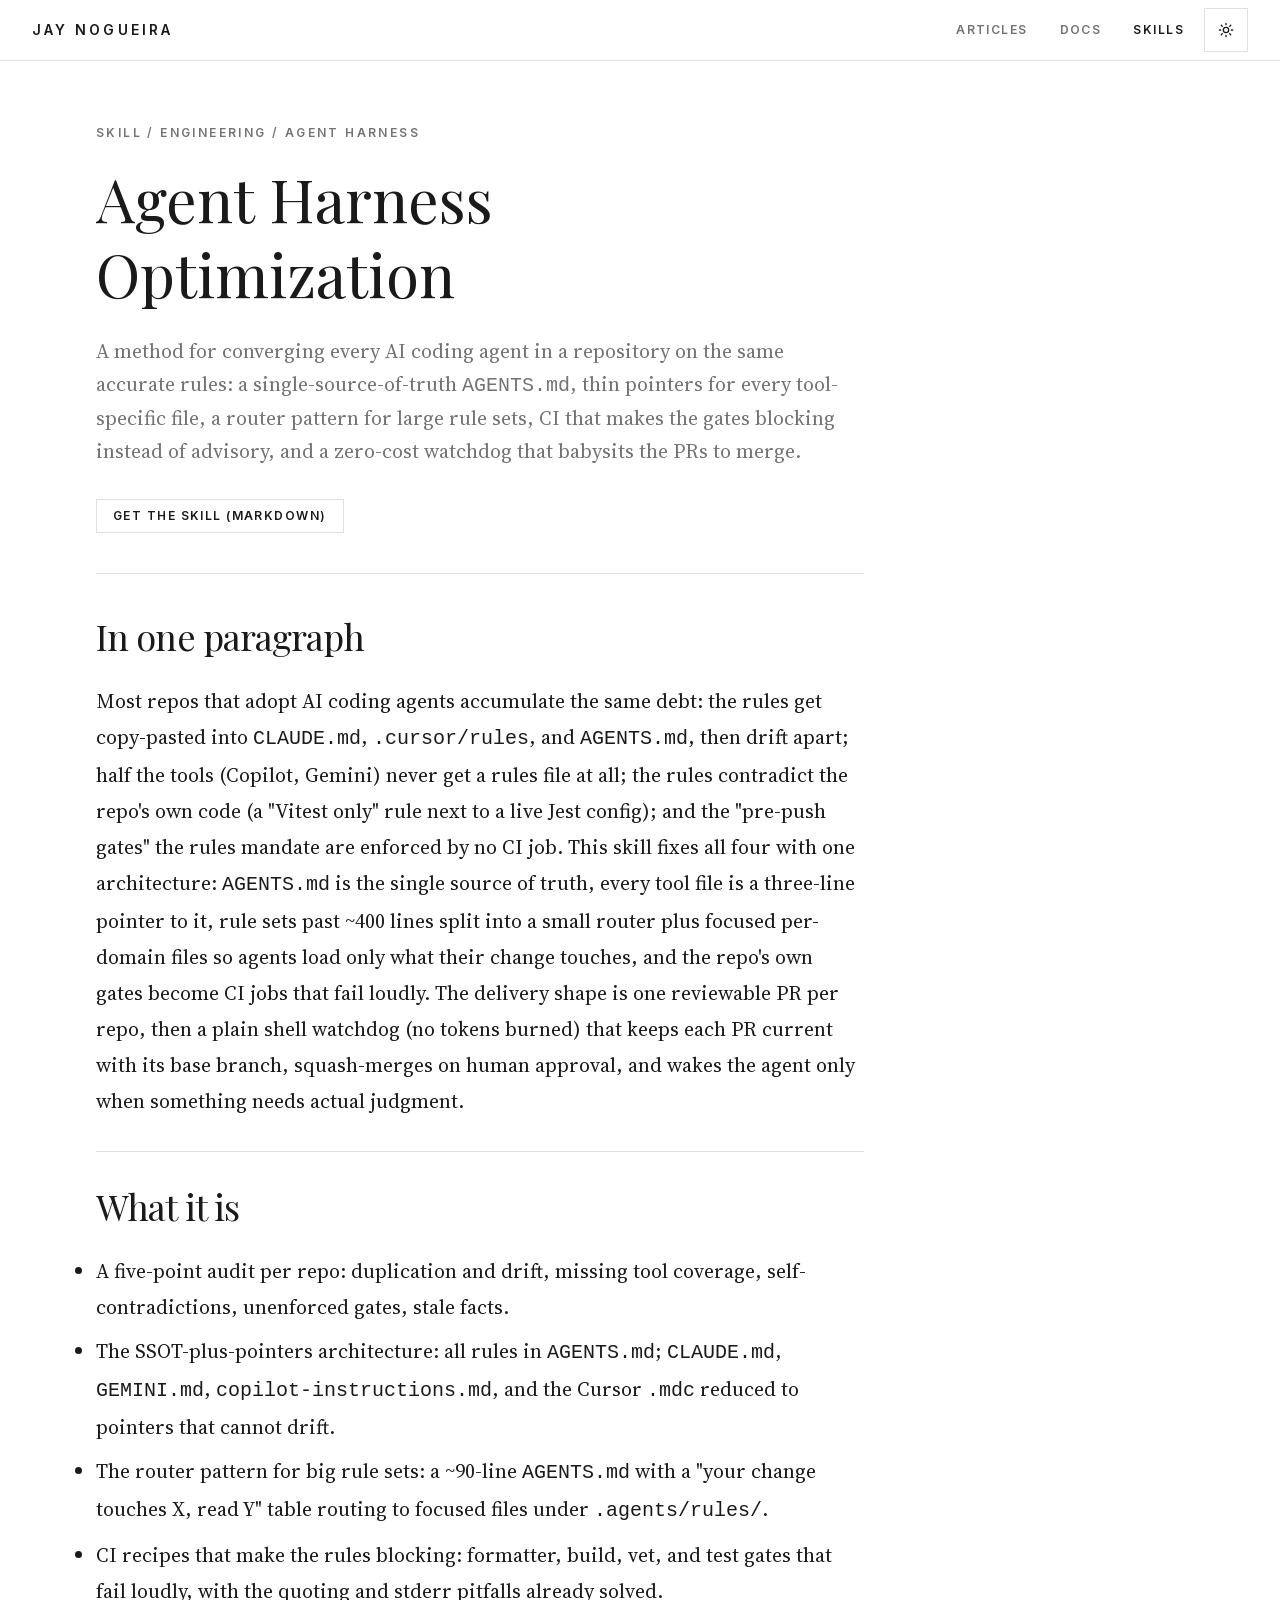
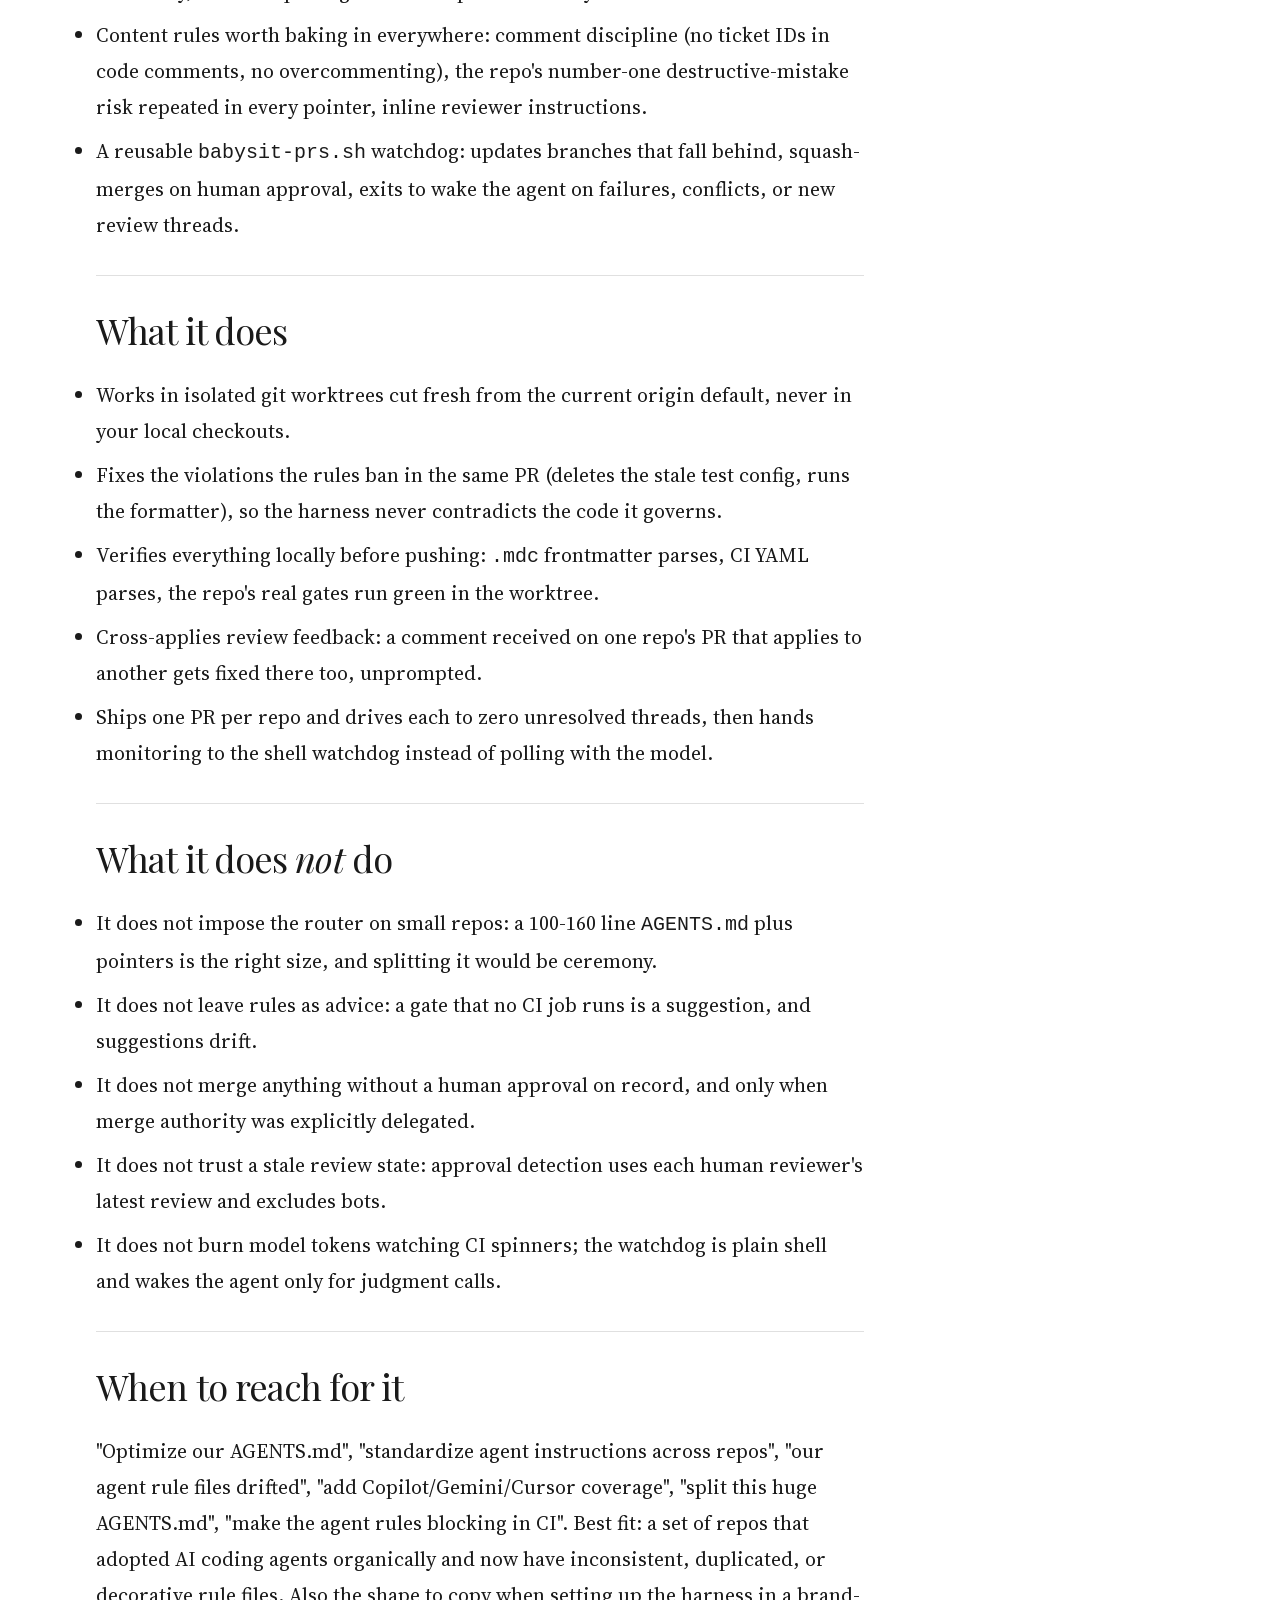
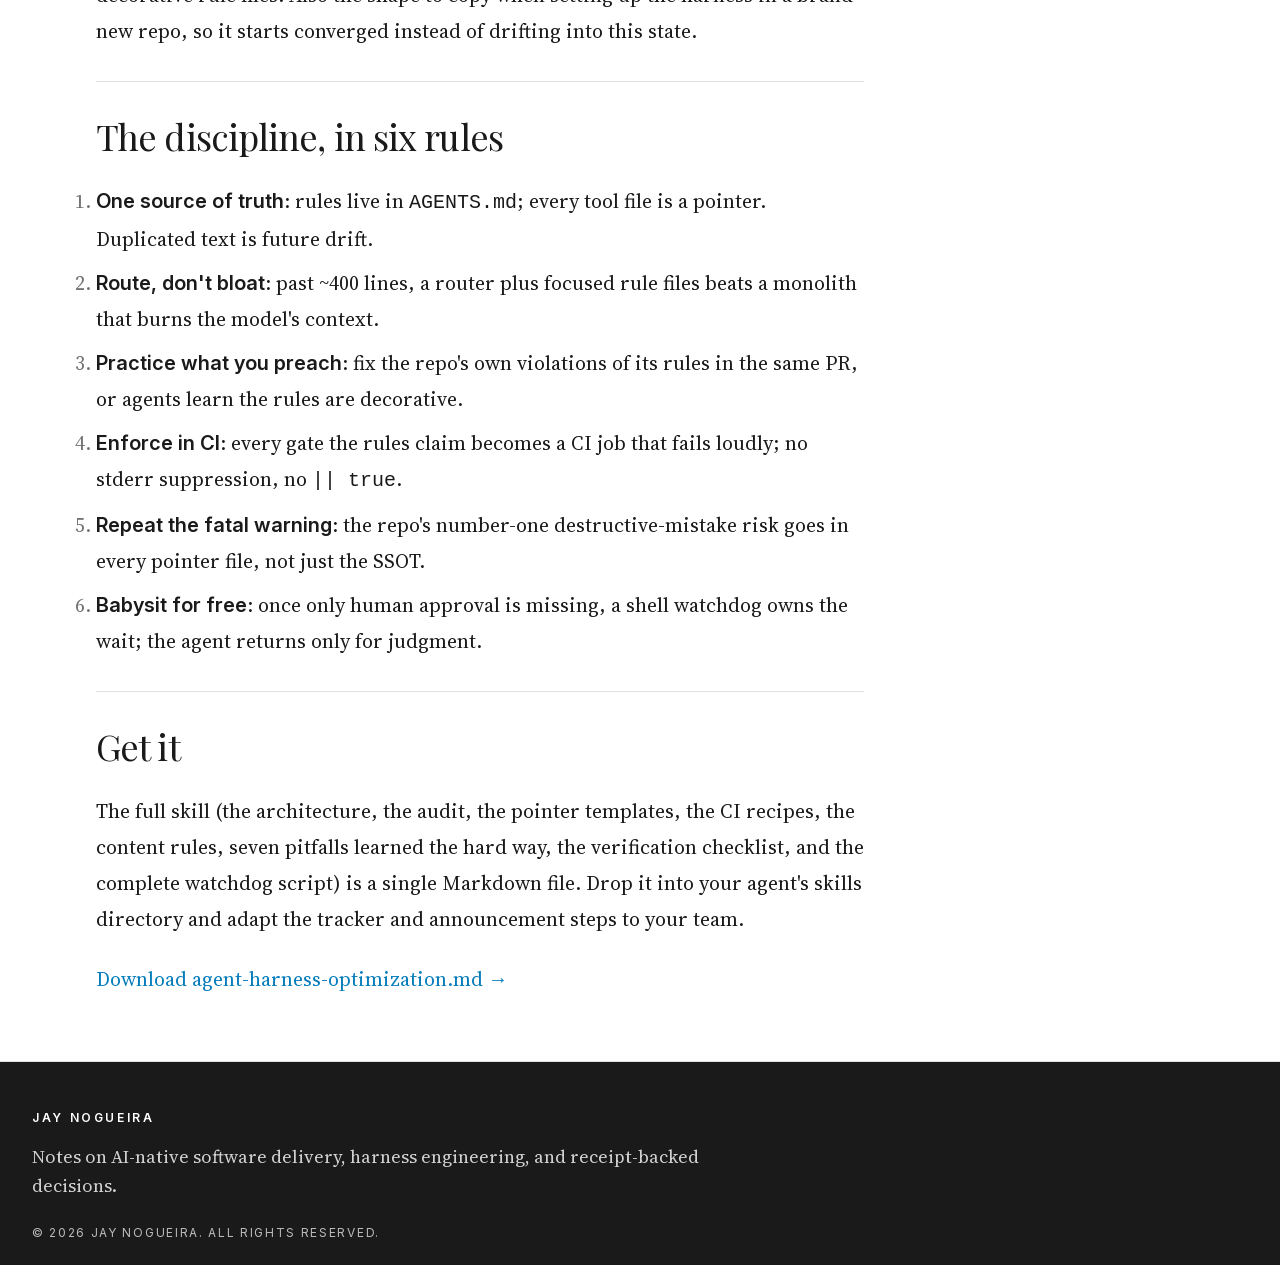
<file: skills/agent-harness-optimization/index.html>
<!DOCTYPE html>
<html lang="en" class="scroll-smooth" data-scroll-behavior="smooth">
<head>
<meta charset="utf-8"/>
<meta name="viewport" content="width=device-width, initial-scale=1"/>
<title>Agent Harness Optimization · Skills · Jay Nogueira</title>
<meta name="description" content="An agent harness optimization skill for AI coding agents: converge AGENTS.md, CLAUDE.md, GEMINI.md, Cursor and Copilot rule files on a single source of truth, make the rules blocking in CI, and babysit the PRs to merge with a zero-cost watchdog."/>
<meta name="author" content="Jay Nogueira"/>
<meta property="og:title" content="Agent Harness Optimization · Jay Nogueira"/>
<meta property="og:description" content="One source of truth for every AI coding agent in a repo: SSOT AGENTS.md, thin tool pointers, router pattern for big rule sets, CI enforcement, PR babysitting."/>
<meta property="og:type" content="article"/>
<meta property="og:url" content="https://jaynogueira-vt.github.io/notes/skills/agent-harness-optimization/"/>
<meta property="og:site_name" content="Jay Nogueira"/>
<meta name="theme-color" content="#ffffff" media="(prefers-color-scheme: light)"/>
<meta name="theme-color" content="#0a0a0a" media="(prefers-color-scheme: dark)"/>
<link rel="icon" href="../../assets/icon.svg" type="image/svg+xml"/>
<link rel="stylesheet" href="../../assets/fonts.css"/>
<link rel="stylesheet" href="../../assets/site.css"/>
<script>(function(){try{var t=localStorage.getItem("theme");var d=t==="dark"||(!t&&window.matchMedia("(prefers-color-scheme: dark)").matches);if(d){document.documentElement.classList.add("dark");document.documentElement.style.colorScheme="dark"}else{document.documentElement.style.colorScheme="light"}}catch(e){}})();</script>
</head>
<body class="playfair_display_788cf017-module__UR335q__variable source_serif_4_1dcf62f-module__tdgqBa__variable inter_96c4af0c-module__Y9_Geq__variable antialiased">
<div class="bg-background text-foreground flex min-h-screen flex-col">
<a href="#main-content" class="bg-background text-foreground focus-visible:ring-ring sr-only focus:not-sr-only focus:absolute focus:top-2 focus:left-2 focus:z-[100] focus:px-4 focus:py-3 focus:ring-2 focus:outline-none">Skip to content</a>
<header class="border-border bg-background sticky top-0 z-50 w-full border-b">
<div class="mx-auto flex max-w-7xl items-center justify-between px-4 py-2 sm:px-6 lg:px-8">
<a class="focus-visible:ring-ring inline-flex min-h-11 items-center font-sans text-sm font-semibold tracking-[0.22em] uppercase focus-visible:ring-2 focus-visible:outline-none" href="../../index.html"><span>Jay Nogueira</span></a>
<div class="flex items-center gap-2">
<a class="hover:text-foreground text-muted-foreground focus-visible:ring-ring inline-flex min-h-11 shrink-0 items-center px-3 font-sans text-xs font-semibold tracking-[0.12em] uppercase transition-colors focus-visible:ring-2 focus-visible:outline-none" href="../../articles/index.html">Articles</a>
<a class="hover:text-foreground text-muted-foreground focus-visible:ring-ring inline-flex min-h-11 shrink-0 items-center px-3 font-sans text-xs font-semibold tracking-[0.12em] uppercase transition-colors focus-visible:ring-2 focus-visible:outline-none" href="../../docs/index.html">Docs</a>
<a class="text-foreground focus-visible:ring-ring inline-flex min-h-11 shrink-0 items-center px-3 font-sans text-xs font-semibold tracking-[0.12em] uppercase focus-visible:ring-2 focus-visible:outline-none" href="../../skills/index.html" aria-current="true">Skills</a>
<button type="button" onclick="toggleTheme()" aria-label="Toggle theme" title="Toggle theme" class="border-border bg-background text-foreground hover:bg-secondary hover:text-foreground focus-visible:ring-ring relative inline-flex h-11 w-11 items-center justify-center rounded-md border transition-colors focus-visible:ring-2 focus-visible:outline-none"><svg class="h-4 w-4 dark:hidden" viewBox="0 0 24 24" fill="none" stroke="currentColor" stroke-width="2" stroke-linecap="round" stroke-linejoin="round" aria-hidden="true"><circle cx="12" cy="12" r="4"/><path d="M12 2v2M12 20v2M4.93 4.93l1.41 1.41M17.66 17.66l1.41 1.41M2 12h2M20 12h2M6.34 17.66l-1.41 1.41M19.07 4.93l-1.41 1.41"/></svg><svg class="hidden h-4 w-4 dark:block" viewBox="0 0 24 24" fill="none" stroke="currentColor" stroke-width="2" stroke-linecap="round" stroke-linejoin="round" aria-hidden="true"><path d="M12 3a6 6 0 0 0 9 9 9 9 0 1 1-9-9Z"/></svg></button>
</div>
</div>
</header>
<main id="main-content" class="flex-1" tabindex="-1">
<div class="mx-auto w-full max-w-6xl px-4 py-14 sm:px-6 sm:py-16 lg:px-8">
<article class="min-w-0 lg:max-w-3xl">

<header class="border-border border-b pb-10">
<p class="text-muted-foreground font-sans text-xs font-semibold tracking-[0.2em] uppercase">Skill / Engineering / Agent harness</p>
<h1 class="font-display mt-5 text-4xl leading-tight font-normal sm:text-5xl md:text-6xl">Agent Harness Optimization</h1>
<p class="text-muted-foreground mt-6 font-serif text-xl leading-relaxed">A method for converging every AI coding agent in a repository on the same accurate rules: a single-source-of-truth <code>AGENTS.md</code>, thin pointers for every tool-specific file, a router pattern for large rule sets, CI that makes the gates blocking instead of advisory, and a zero-cost watchdog that babysits the PRs to merge.</p>
<div class="mt-8 flex flex-wrap gap-3">
<a href="agent-harness-optimization.md" download="agent-harness-optimization.md" class="border-border hover:bg-secondary focus-visible:ring-ring inline-flex items-center border px-4 py-2 font-sans text-xs font-semibold tracking-[0.12em] uppercase transition-colors focus-visible:ring-2 focus-visible:outline-none">Get the skill (Markdown)</a>
</div>
</header>

<div class="mt-10 space-y-6 font-serif text-lg leading-8 sm:text-xl sm:leading-9">

<h2 id="summary" class="font-display scroll-mt-24 mt-10 text-3xl leading-tight font-normal tracking-tight sm:text-4xl">In one paragraph</h2>
<p>Most repos that adopt AI coding agents accumulate the same debt: the rules get copy-pasted into <code>CLAUDE.md</code>, <code>.cursor/rules</code>, and <code>AGENTS.md</code>, then drift apart; half the tools (Copilot, Gemini) never get a rules file at all; the rules contradict the repo's own code (a "Vitest only" rule next to a live Jest config); and the "pre-push gates" the rules mandate are enforced by no CI job. This skill fixes all four with one architecture: <code>AGENTS.md</code> is the single source of truth, every tool file is a three-line pointer to it, rule sets past ~400 lines split into a small router plus focused per-domain files so agents load only what their change touches, and the repo's own gates become CI jobs that fail loudly. The delivery shape is one reviewable PR per repo, then a plain shell watchdog (no tokens burned) that keeps each PR current with its base branch, squash-merges on human approval, and wakes the agent only when something needs actual judgment.</p>

<h2 id="what-it-is" class="border-border font-display scroll-mt-24 mt-8 border-t pt-8 text-3xl leading-tight font-normal tracking-tight sm:text-4xl">What it is</h2>
<ul class="ml-5 list-disc space-y-2 marker:text-accent">
<li>A five-point audit per repo: duplication and drift, missing tool coverage, self-contradictions, unenforced gates, stale facts.</li>
<li>The SSOT-plus-pointers architecture: all rules in <code>AGENTS.md</code>; <code>CLAUDE.md</code>, <code>GEMINI.md</code>, <code>copilot-instructions.md</code>, and the Cursor <code>.mdc</code> reduced to pointers that cannot drift.</li>
<li>The router pattern for big rule sets: a ~90-line <code>AGENTS.md</code> with a "your change touches X, read Y" table routing to focused files under <code>.agents/rules/</code>.</li>
<li>CI recipes that make the rules blocking: formatter, build, vet, and test gates that fail loudly, with the quoting and stderr pitfalls already solved.</li>
<li>Content rules worth baking in everywhere: comment discipline (no ticket IDs in code comments, no overcommenting), the repo's number-one destructive-mistake risk repeated in every pointer, inline reviewer instructions.</li>
<li>A reusable <code>babysit-prs.sh</code> watchdog: updates branches that fall behind, squash-merges on human approval, exits to wake the agent on failures, conflicts, or new review threads.</li>
</ul>

<h2 id="what-it-does" class="border-border font-display scroll-mt-24 mt-8 border-t pt-8 text-3xl leading-tight font-normal tracking-tight sm:text-4xl">What it does</h2>
<ul class="ml-5 list-disc space-y-2 marker:text-accent">
<li>Works in isolated git worktrees cut fresh from the current origin default, never in your local checkouts.</li>
<li>Fixes the violations the rules ban in the same PR (deletes the stale test config, runs the formatter), so the harness never contradicts the code it governs.</li>
<li>Verifies everything locally before pushing: <code>.mdc</code> frontmatter parses, CI YAML parses, the repo's real gates run green in the worktree.</li>
<li>Cross-applies review feedback: a comment received on one repo's PR that applies to another gets fixed there too, unprompted.</li>
<li>Ships one PR per repo and drives each to zero unresolved threads, then hands monitoring to the shell watchdog instead of polling with the model.</li>
</ul>

<h2 id="what-it-does-not" class="border-border font-display scroll-mt-24 mt-8 border-t pt-8 text-3xl leading-tight font-normal tracking-tight sm:text-4xl">What it does <em>not</em> do</h2>
<ul class="ml-5 list-disc space-y-2 marker:text-accent">
<li>It does not impose the router on small repos: a 100-160 line <code>AGENTS.md</code> plus pointers is the right size, and splitting it would be ceremony.</li>
<li>It does not leave rules as advice: a gate that no CI job runs is a suggestion, and suggestions drift.</li>
<li>It does not merge anything without a human approval on record, and only when merge authority was explicitly delegated.</li>
<li>It does not trust a stale review state: approval detection uses each human reviewer's latest review and excludes bots.</li>
<li>It does not burn model tokens watching CI spinners; the watchdog is plain shell and wakes the agent only for judgment calls.</li>
</ul>

<h2 id="when-to-use" class="border-border font-display scroll-mt-24 mt-8 border-t pt-8 text-3xl leading-tight font-normal tracking-tight sm:text-4xl">When to reach for it</h2>
<p>"Optimize our AGENTS.md", "standardize agent instructions across repos", "our agent rule files drifted", "add Copilot/Gemini/Cursor coverage", "split this huge AGENTS.md", "make the agent rules blocking in CI". Best fit: a set of repos that adopted AI coding agents organically and now have inconsistent, duplicated, or decorative rule files. Also the shape to copy when setting up the harness in a brand-new repo, so it starts converged instead of drifting into this state.</p>

<h2 id="the-core" class="border-border font-display scroll-mt-24 mt-8 border-t pt-8 text-3xl leading-tight font-normal tracking-tight sm:text-4xl">The discipline, in six rules</h2>
<ol class="ml-5 list-decimal space-y-2 marker:text-muted-foreground marker:font-sans">
<li><strong class="font-sans font-semibold">One source of truth</strong>: rules live in <code>AGENTS.md</code>; every tool file is a pointer. Duplicated text is future drift.</li>
<li><strong class="font-sans font-semibold">Route, don't bloat</strong>: past ~400 lines, a router plus focused rule files beats a monolith that burns the model's context.</li>
<li><strong class="font-sans font-semibold">Practice what you preach</strong>: fix the repo's own violations of its rules in the same PR, or agents learn the rules are decorative.</li>
<li><strong class="font-sans font-semibold">Enforce in CI</strong>: every gate the rules claim becomes a CI job that fails loudly; no stderr suppression, no <code>|| true</code>.</li>
<li><strong class="font-sans font-semibold">Repeat the fatal warning</strong>: the repo's number-one destructive-mistake risk goes in every pointer file, not just the SSOT.</li>
<li><strong class="font-sans font-semibold">Babysit for free</strong>: once only human approval is missing, a shell watchdog owns the wait; the agent returns only for judgment.</li>
</ol>

<h2 id="get-it" class="border-border font-display scroll-mt-24 mt-8 border-t pt-8 text-3xl leading-tight font-normal tracking-tight sm:text-4xl">Get it</h2>
<p>The full skill (the architecture, the audit, the pointer templates, the CI recipes, the content rules, seven pitfalls learned the hard way, the verification checklist, and the complete watchdog script) is a single Markdown file. Drop it into your agent's skills directory and adapt the tracker and announcement steps to your team.</p>
<p><a href="agent-harness-optimization.md" download="agent-harness-optimization.md" class="text-accent underline-offset-4 hover:underline">Download agent-harness-optimization.md &rarr;</a></p>

</div>
</article>
</div>
</main>
<footer class="bg-primary text-primary-foreground border-primary border-t">
<div class="mx-auto grid max-w-7xl gap-10 px-6 py-12 lg:px-8">
<div>
<p class="font-sans text-xs font-semibold tracking-[0.22em] uppercase">Jay Nogueira</p>
<p class="text-primary-foreground/80 mt-4 max-w-2xl font-serif text-lg leading-relaxed">Notes on AI-native software delivery, harness engineering, and receipt-backed decisions.</p>
<p class="text-primary-foreground/70 mt-6 font-sans text-xs tracking-[0.14em] uppercase">&copy; 2026 Jay Nogueira. All rights reserved.</p>
</div>
</div>
</footer>
</div>
<script>function toggleTheme(){var h=document.documentElement;var d=h.classList.toggle("dark");h.style.colorScheme=d?"dark":"light";try{localStorage.setItem("theme",d?"dark":"light")}catch(e){}}</script>
</body>
</html>
</file>
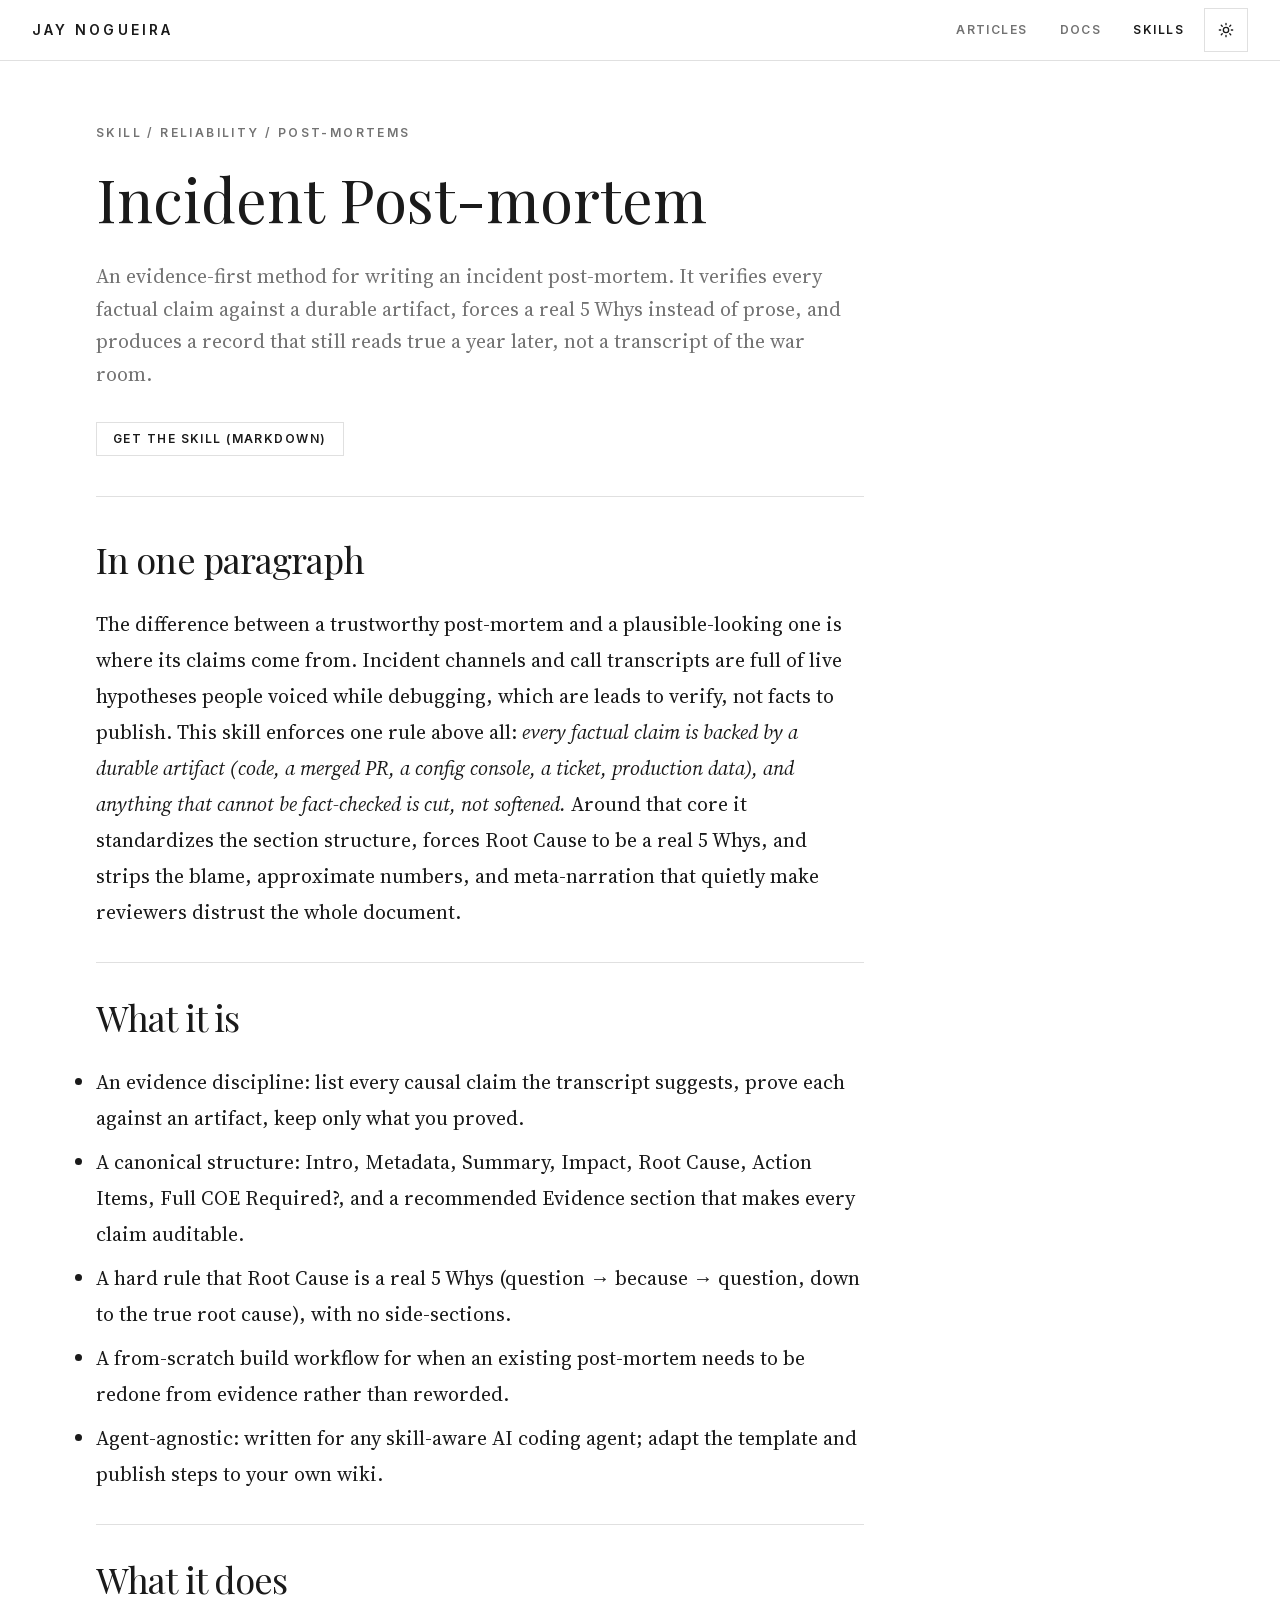
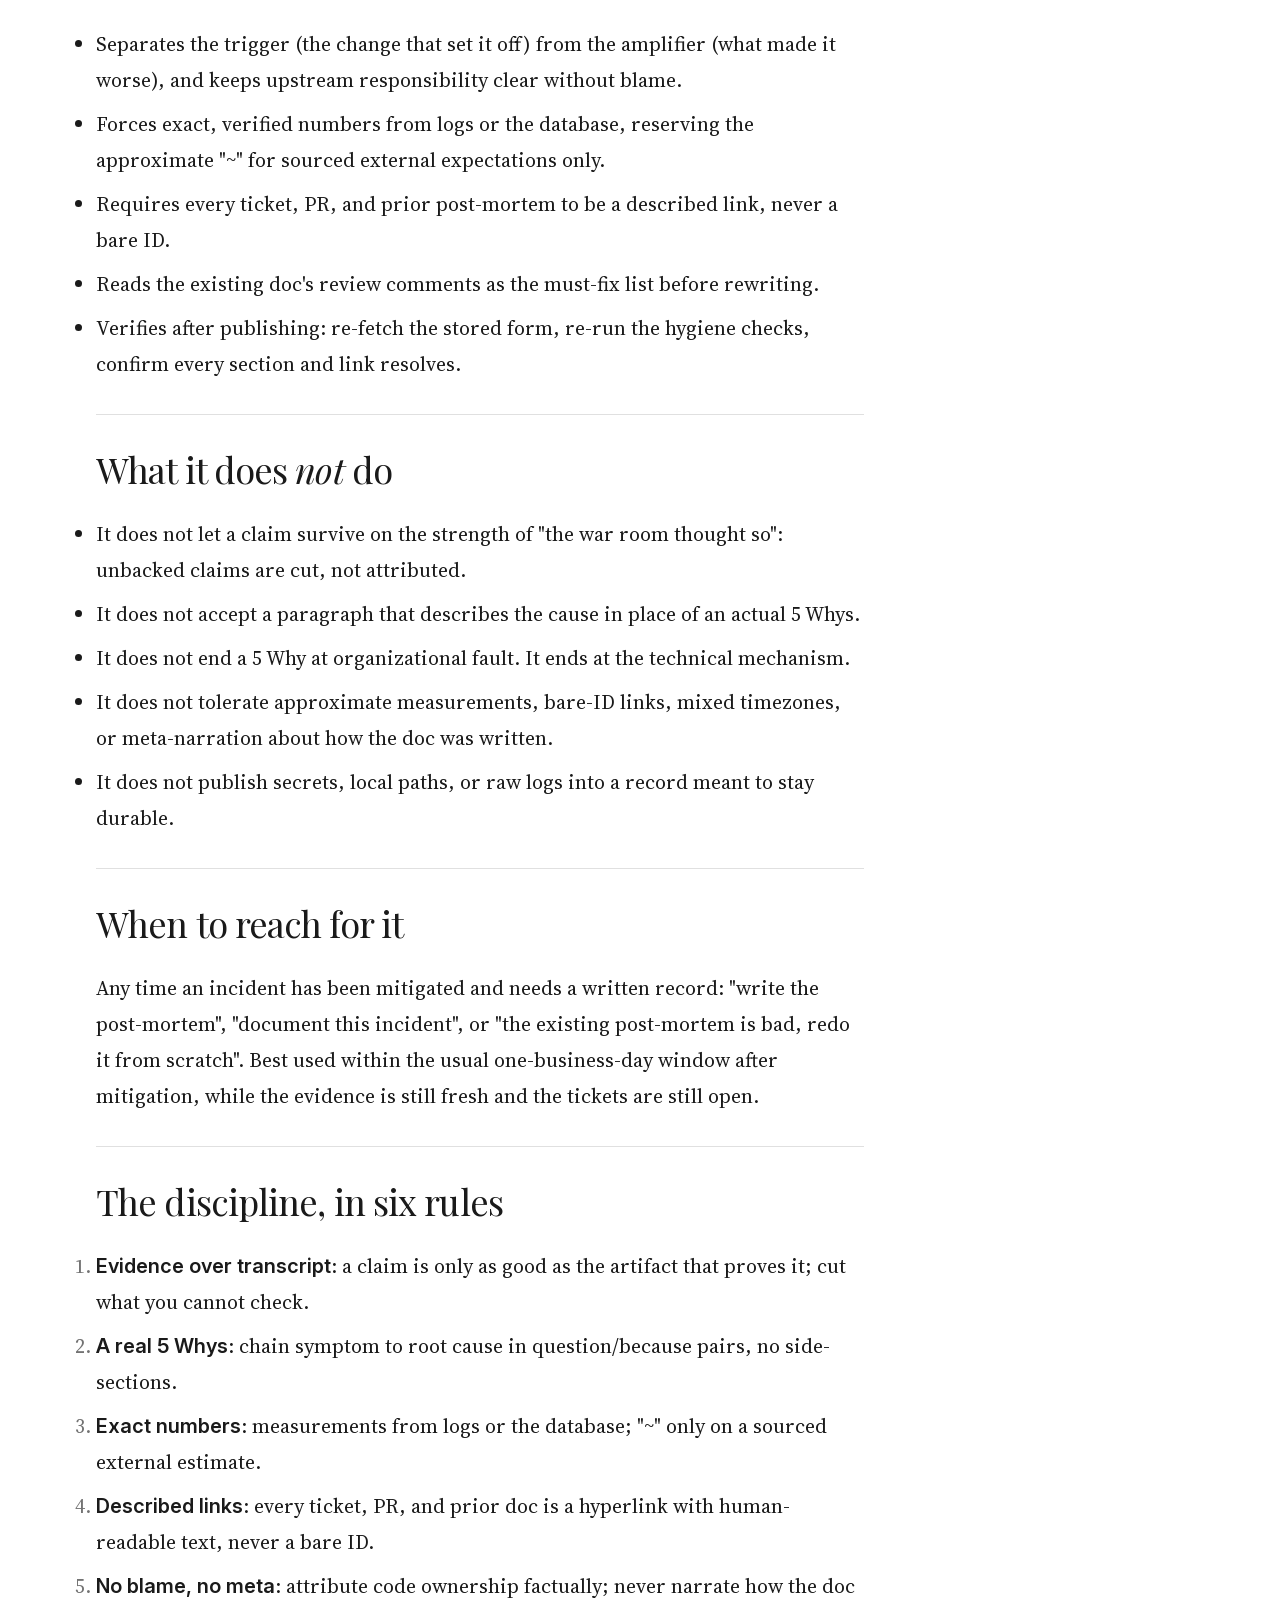
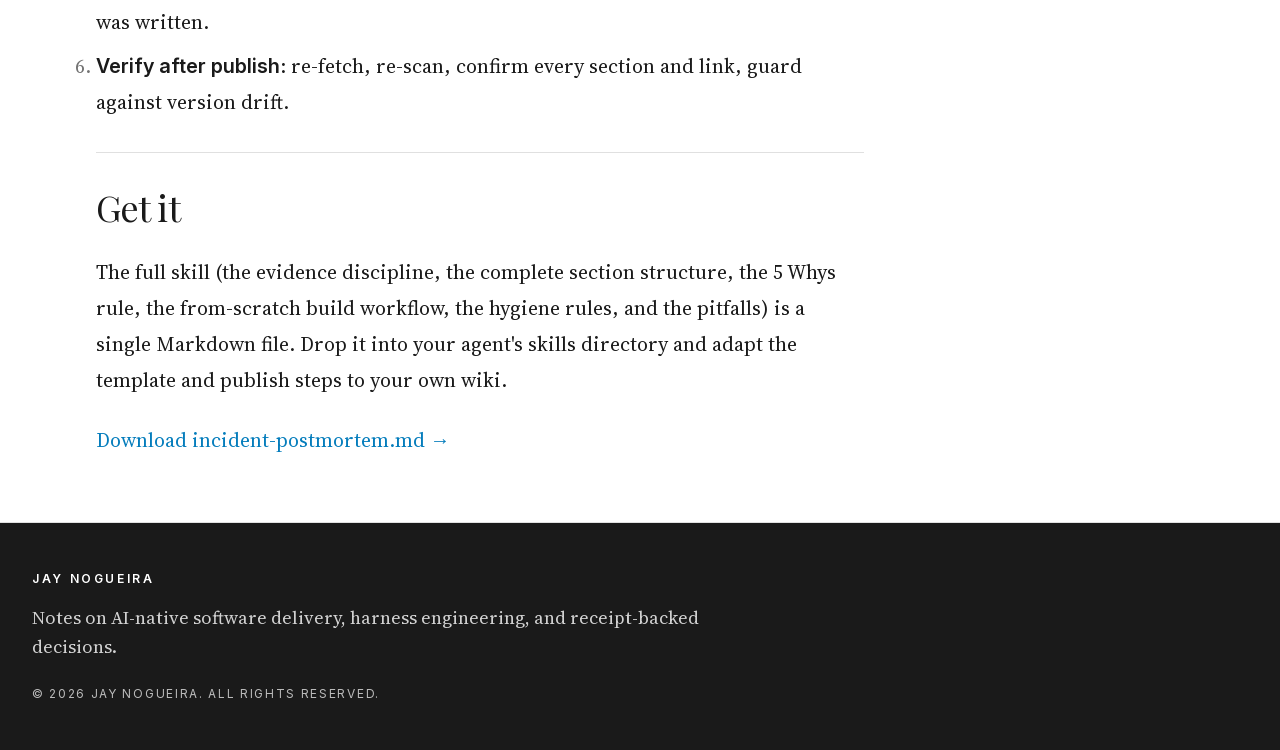
<file: skills/incident-postmortem/index.html>
<!DOCTYPE html>
<html lang="en" class="scroll-smooth" data-scroll-behavior="smooth">
<head>
<meta charset="utf-8"/>
<meta name="viewport" content="width=device-width, initial-scale=1"/>
<title>Incident Post-mortem · Skills · Jay Nogueira</title>
<meta name="description" content="An evidence-first incident post-mortem skill for AI coding agents: verify every claim against a durable artifact, write a real 5 Whys, and publish a record that stays true a year later."/>
<meta name="author" content="Jay Nogueira"/>
<meta property="og:title" content="Incident Post-mortem · Jay Nogueira"/>
<meta property="og:description" content="Evidence over transcript; a real 5 Whys; exact numbers; no blame, no meta-narration. A post-mortem skill for AI coding agents."/>
<meta property="og:type" content="article"/>
<meta property="og:url" content="https://jaynogueira-vt.github.io/notes/skills/incident-postmortem/"/>
<meta property="og:site_name" content="Jay Nogueira"/>
<meta name="theme-color" content="#ffffff" media="(prefers-color-scheme: light)"/>
<meta name="theme-color" content="#0a0a0a" media="(prefers-color-scheme: dark)"/>
<link rel="icon" href="../../assets/icon.svg" type="image/svg+xml"/>
<link rel="stylesheet" href="../../assets/fonts.css"/>
<link rel="stylesheet" href="../../assets/site.css"/>
<script>(function(){try{var t=localStorage.getItem("theme");var d=t==="dark"||(!t&&window.matchMedia("(prefers-color-scheme: dark)").matches);if(d){document.documentElement.classList.add("dark");document.documentElement.style.colorScheme="dark"}else{document.documentElement.style.colorScheme="light"}}catch(e){}})();</script>
</head>
<body class="playfair_display_788cf017-module__UR335q__variable source_serif_4_1dcf62f-module__tdgqBa__variable inter_96c4af0c-module__Y9_Geq__variable antialiased">
<div class="bg-background text-foreground flex min-h-screen flex-col">
<a href="#main-content" class="bg-background text-foreground focus-visible:ring-ring sr-only focus:not-sr-only focus:absolute focus:top-2 focus:left-2 focus:z-[100] focus:px-4 focus:py-3 focus:ring-2 focus:outline-none">Skip to content</a>
<header class="border-border bg-background sticky top-0 z-50 w-full border-b">
<div class="mx-auto flex max-w-7xl items-center justify-between px-4 py-2 sm:px-6 lg:px-8">
<a class="focus-visible:ring-ring inline-flex min-h-11 items-center font-sans text-sm font-semibold tracking-[0.22em] uppercase focus-visible:ring-2 focus-visible:outline-none" href="../../index.html"><span>Jay Nogueira</span></a>
<div class="flex items-center gap-2">
<a class="hover:text-foreground text-muted-foreground focus-visible:ring-ring inline-flex min-h-11 shrink-0 items-center px-3 font-sans text-xs font-semibold tracking-[0.12em] uppercase transition-colors focus-visible:ring-2 focus-visible:outline-none" href="../../articles/index.html">Articles</a>
<a class="hover:text-foreground text-muted-foreground focus-visible:ring-ring inline-flex min-h-11 shrink-0 items-center px-3 font-sans text-xs font-semibold tracking-[0.12em] uppercase transition-colors focus-visible:ring-2 focus-visible:outline-none" href="../../docs/index.html">Docs</a>
<a class="text-foreground focus-visible:ring-ring inline-flex min-h-11 shrink-0 items-center px-3 font-sans text-xs font-semibold tracking-[0.12em] uppercase focus-visible:ring-2 focus-visible:outline-none" href="../../skills/index.html" aria-current="true">Skills</a>
<button type="button" onclick="toggleTheme()" aria-label="Toggle theme" title="Toggle theme" class="border-border bg-background text-foreground hover:bg-secondary hover:text-foreground focus-visible:ring-ring relative inline-flex h-11 w-11 items-center justify-center rounded-md border transition-colors focus-visible:ring-2 focus-visible:outline-none"><svg class="h-4 w-4 dark:hidden" viewBox="0 0 24 24" fill="none" stroke="currentColor" stroke-width="2" stroke-linecap="round" stroke-linejoin="round" aria-hidden="true"><circle cx="12" cy="12" r="4"/><path d="M12 2v2M12 20v2M4.93 4.93l1.41 1.41M17.66 17.66l1.41 1.41M2 12h2M20 12h2M6.34 17.66l-1.41 1.41M19.07 4.93l-1.41 1.41"/></svg><svg class="hidden h-4 w-4 dark:block" viewBox="0 0 24 24" fill="none" stroke="currentColor" stroke-width="2" stroke-linecap="round" stroke-linejoin="round" aria-hidden="true"><path d="M12 3a6 6 0 0 0 9 9 9 9 0 1 1-9-9Z"/></svg></button>
</div>
</div>
</header>
<main id="main-content" class="flex-1" tabindex="-1">
<div class="mx-auto w-full max-w-6xl px-4 py-14 sm:px-6 sm:py-16 lg:px-8">
<article class="min-w-0 lg:max-w-3xl">

<header class="border-border border-b pb-10">
<p class="text-muted-foreground font-sans text-xs font-semibold tracking-[0.2em] uppercase">Skill / Reliability / Post-mortems</p>
<h1 class="font-display mt-5 text-4xl leading-tight font-normal sm:text-5xl md:text-6xl">Incident Post-mortem</h1>
<p class="text-muted-foreground mt-6 font-serif text-xl leading-relaxed">An evidence-first method for writing an incident post-mortem. It verifies every factual claim against a durable artifact, forces a real 5 Whys instead of prose, and produces a record that still reads true a year later, not a transcript of the war room.</p>
<div class="mt-8 flex flex-wrap gap-3">
<a href="incident-postmortem.md" download="incident-postmortem.md" class="border-border hover:bg-secondary focus-visible:ring-ring inline-flex items-center border px-4 py-2 font-sans text-xs font-semibold tracking-[0.12em] uppercase transition-colors focus-visible:ring-2 focus-visible:outline-none">Get the skill (Markdown)</a>
</div>
</header>

<div class="mt-10 space-y-6 font-serif text-lg leading-8 sm:text-xl sm:leading-9">

<h2 id="summary" class="font-display scroll-mt-24 mt-10 text-3xl leading-tight font-normal tracking-tight sm:text-4xl">In one paragraph</h2>
<p>The difference between a trustworthy post-mortem and a plausible-looking one is where its claims come from. Incident channels and call transcripts are full of live hypotheses people voiced while debugging, which are leads to verify, not facts to publish. This skill enforces one rule above all: <em>every factual claim is backed by a durable artifact (code, a merged PR, a config console, a ticket, production data), and anything that cannot be fact-checked is cut, not softened.</em> Around that core it standardizes the section structure, forces Root Cause to be a real 5 Whys, and strips the blame, approximate numbers, and meta-narration that quietly make reviewers distrust the whole document.</p>

<h2 id="what-it-is" class="border-border font-display scroll-mt-24 mt-8 border-t pt-8 text-3xl leading-tight font-normal tracking-tight sm:text-4xl">What it is</h2>
<ul class="ml-5 list-disc space-y-2 marker:text-accent">
<li>An evidence discipline: list every causal claim the transcript suggests, prove each against an artifact, keep only what you proved.</li>
<li>A canonical structure: Intro, Metadata, Summary, Impact, Root Cause, Action Items, Full COE Required?, and a recommended Evidence section that makes every claim auditable.</li>
<li>A hard rule that Root Cause is a real 5 Whys (question → because → question, down to the true root cause), with no side-sections.</li>
<li>A from-scratch build workflow for when an existing post-mortem needs to be redone from evidence rather than reworded.</li>
<li>Agent-agnostic: written for any skill-aware AI coding agent; adapt the template and publish steps to your own wiki.</li>
</ul>

<h2 id="what-it-does" class="border-border font-display scroll-mt-24 mt-8 border-t pt-8 text-3xl leading-tight font-normal tracking-tight sm:text-4xl">What it does</h2>
<ul class="ml-5 list-disc space-y-2 marker:text-accent">
<li>Separates the trigger (the change that set it off) from the amplifier (what made it worse), and keeps upstream responsibility clear without blame.</li>
<li>Forces exact, verified numbers from logs or the database, reserving the approximate "~" for sourced external expectations only.</li>
<li>Requires every ticket, PR, and prior post-mortem to be a described link, never a bare ID.</li>
<li>Reads the existing doc's review comments as the must-fix list before rewriting.</li>
<li>Verifies after publishing: re-fetch the stored form, re-run the hygiene checks, confirm every section and link resolves.</li>
</ul>

<h2 id="what-it-does-not" class="border-border font-display scroll-mt-24 mt-8 border-t pt-8 text-3xl leading-tight font-normal tracking-tight sm:text-4xl">What it does <em>not</em> do</h2>
<ul class="ml-5 list-disc space-y-2 marker:text-accent">
<li>It does not let a claim survive on the strength of "the war room thought so": unbacked claims are cut, not attributed.</li>
<li>It does not accept a paragraph that describes the cause in place of an actual 5 Whys.</li>
<li>It does not end a 5 Why at organizational fault. It ends at the technical mechanism.</li>
<li>It does not tolerate approximate measurements, bare-ID links, mixed timezones, or meta-narration about how the doc was written.</li>
<li>It does not publish secrets, local paths, or raw logs into a record meant to stay durable.</li>
</ul>

<h2 id="when-to-use" class="border-border font-display scroll-mt-24 mt-8 border-t pt-8 text-3xl leading-tight font-normal tracking-tight sm:text-4xl">When to reach for it</h2>
<p>Any time an incident has been mitigated and needs a written record: "write the post-mortem", "document this incident", or "the existing post-mortem is bad, redo it from scratch". Best used within the usual one-business-day window after mitigation, while the evidence is still fresh and the tickets are still open.</p>

<h2 id="the-core" class="border-border font-display scroll-mt-24 mt-8 border-t pt-8 text-3xl leading-tight font-normal tracking-tight sm:text-4xl">The discipline, in six rules</h2>
<ol class="ml-5 list-decimal space-y-2 marker:text-muted-foreground marker:font-sans">
<li><strong class="font-sans font-semibold">Evidence over transcript</strong>: a claim is only as good as the artifact that proves it; cut what you cannot check.</li>
<li><strong class="font-sans font-semibold">A real 5 Whys</strong>: chain symptom to root cause in question/because pairs, no side-sections.</li>
<li><strong class="font-sans font-semibold">Exact numbers</strong>: measurements from logs or the database; "~" only on a sourced external estimate.</li>
<li><strong class="font-sans font-semibold">Described links</strong>: every ticket, PR, and prior doc is a hyperlink with human-readable text, never a bare ID.</li>
<li><strong class="font-sans font-semibold">No blame, no meta</strong>: attribute code ownership factually; never narrate how the doc was written.</li>
<li><strong class="font-sans font-semibold">Verify after publish</strong>: re-fetch, re-scan, confirm every section and link, guard against version drift.</li>
</ol>

<h2 id="get-it" class="border-border font-display scroll-mt-24 mt-8 border-t pt-8 text-3xl leading-tight font-normal tracking-tight sm:text-4xl">Get it</h2>
<p>The full skill (the evidence discipline, the complete section structure, the 5 Whys rule, the from-scratch build workflow, the hygiene rules, and the pitfalls) is a single Markdown file. Drop it into your agent's skills directory and adapt the template and publish steps to your own wiki.</p>
<p><a href="incident-postmortem.md" download="incident-postmortem.md" class="text-accent underline-offset-4 hover:underline">Download incident-postmortem.md &rarr;</a></p>

</div>
</article>
</div>
</main>
<footer class="bg-primary text-primary-foreground border-primary border-t">
<div class="mx-auto grid max-w-7xl gap-10 px-6 py-12 lg:px-8">
<div>
<p class="font-sans text-xs font-semibold tracking-[0.22em] uppercase">Jay Nogueira</p>
<p class="text-primary-foreground/80 mt-4 max-w-2xl font-serif text-lg leading-relaxed">Notes on AI-native software delivery, harness engineering, and receipt-backed decisions.</p>
<p class="text-primary-foreground/70 mt-6 font-sans text-xs tracking-[0.14em] uppercase">&copy; 2026 Jay Nogueira. All rights reserved.</p>
</div>
</div>
</footer>
</div>
<script>function toggleTheme(){var h=document.documentElement;var d=h.classList.toggle("dark");h.style.colorScheme=d?"dark":"light";try{localStorage.setItem("theme",d?"dark":"light")}catch(e){}}</script>
</body>
</html>
</file>
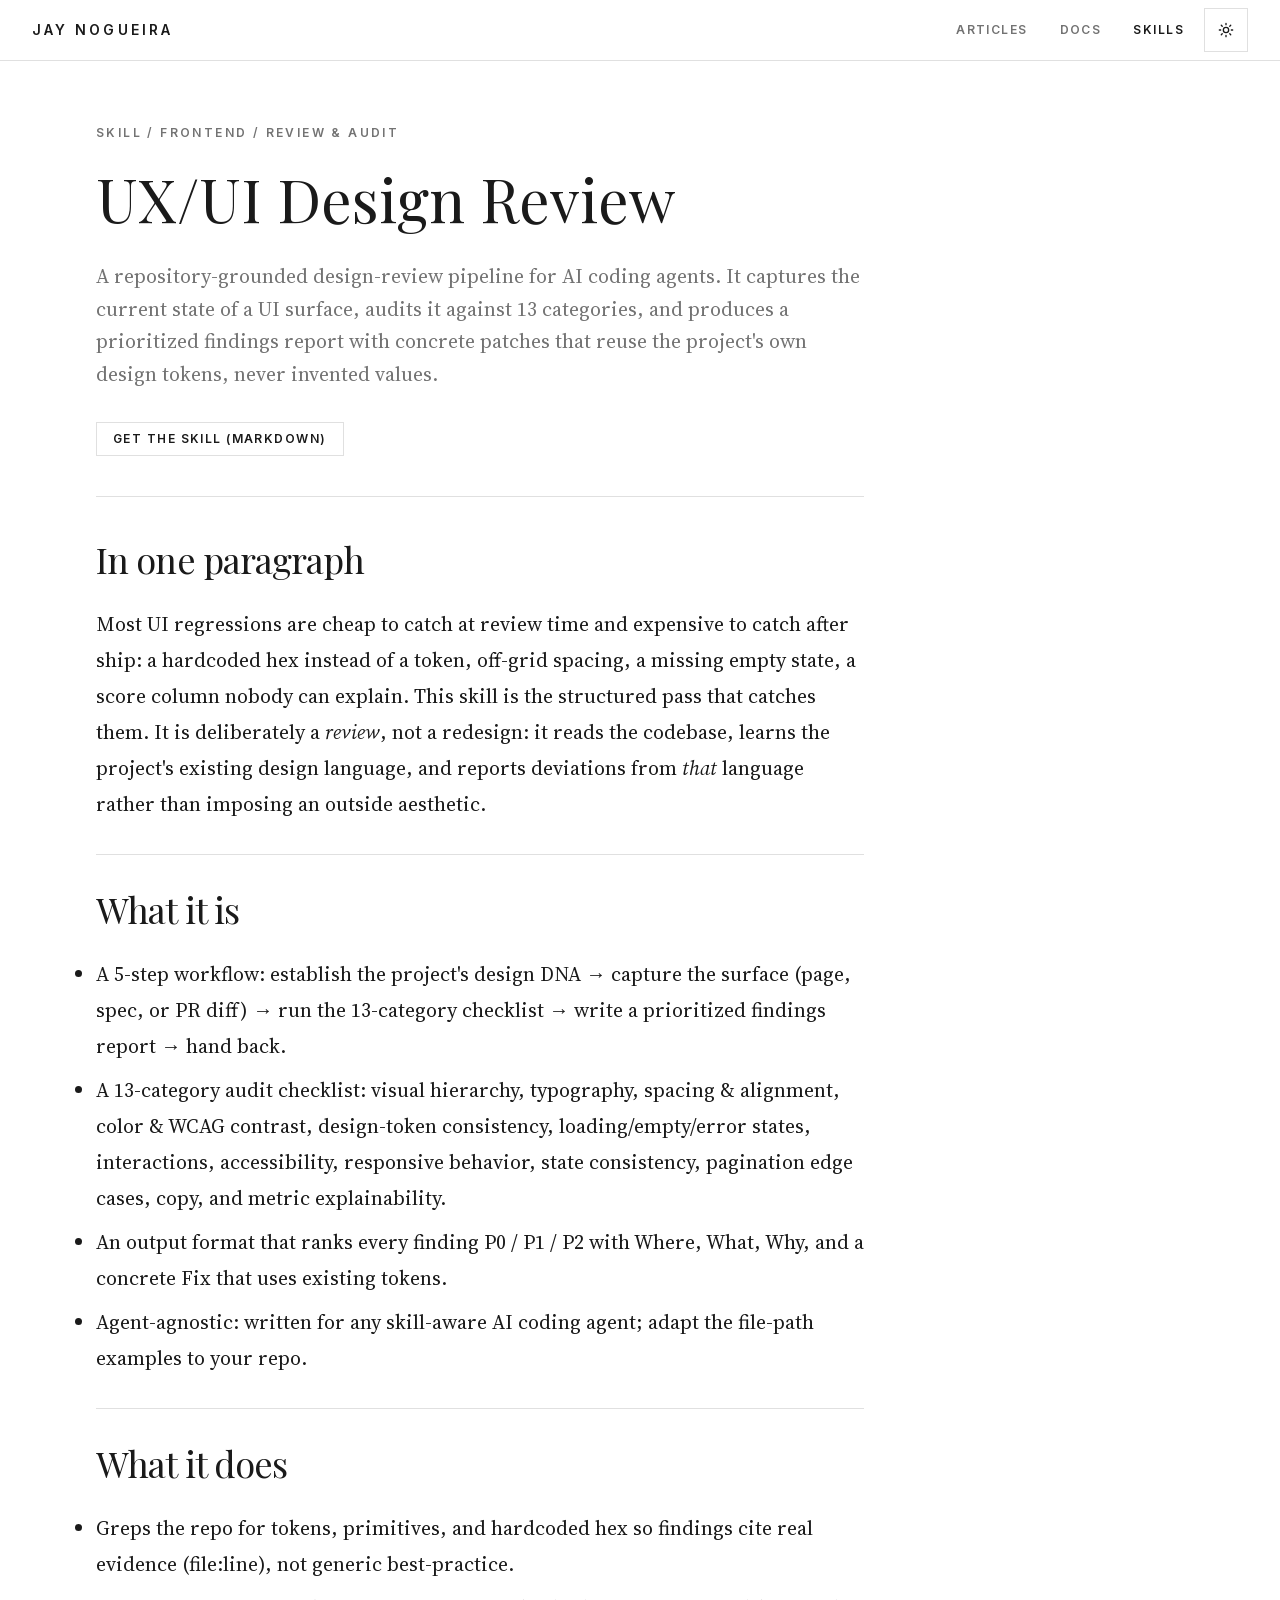
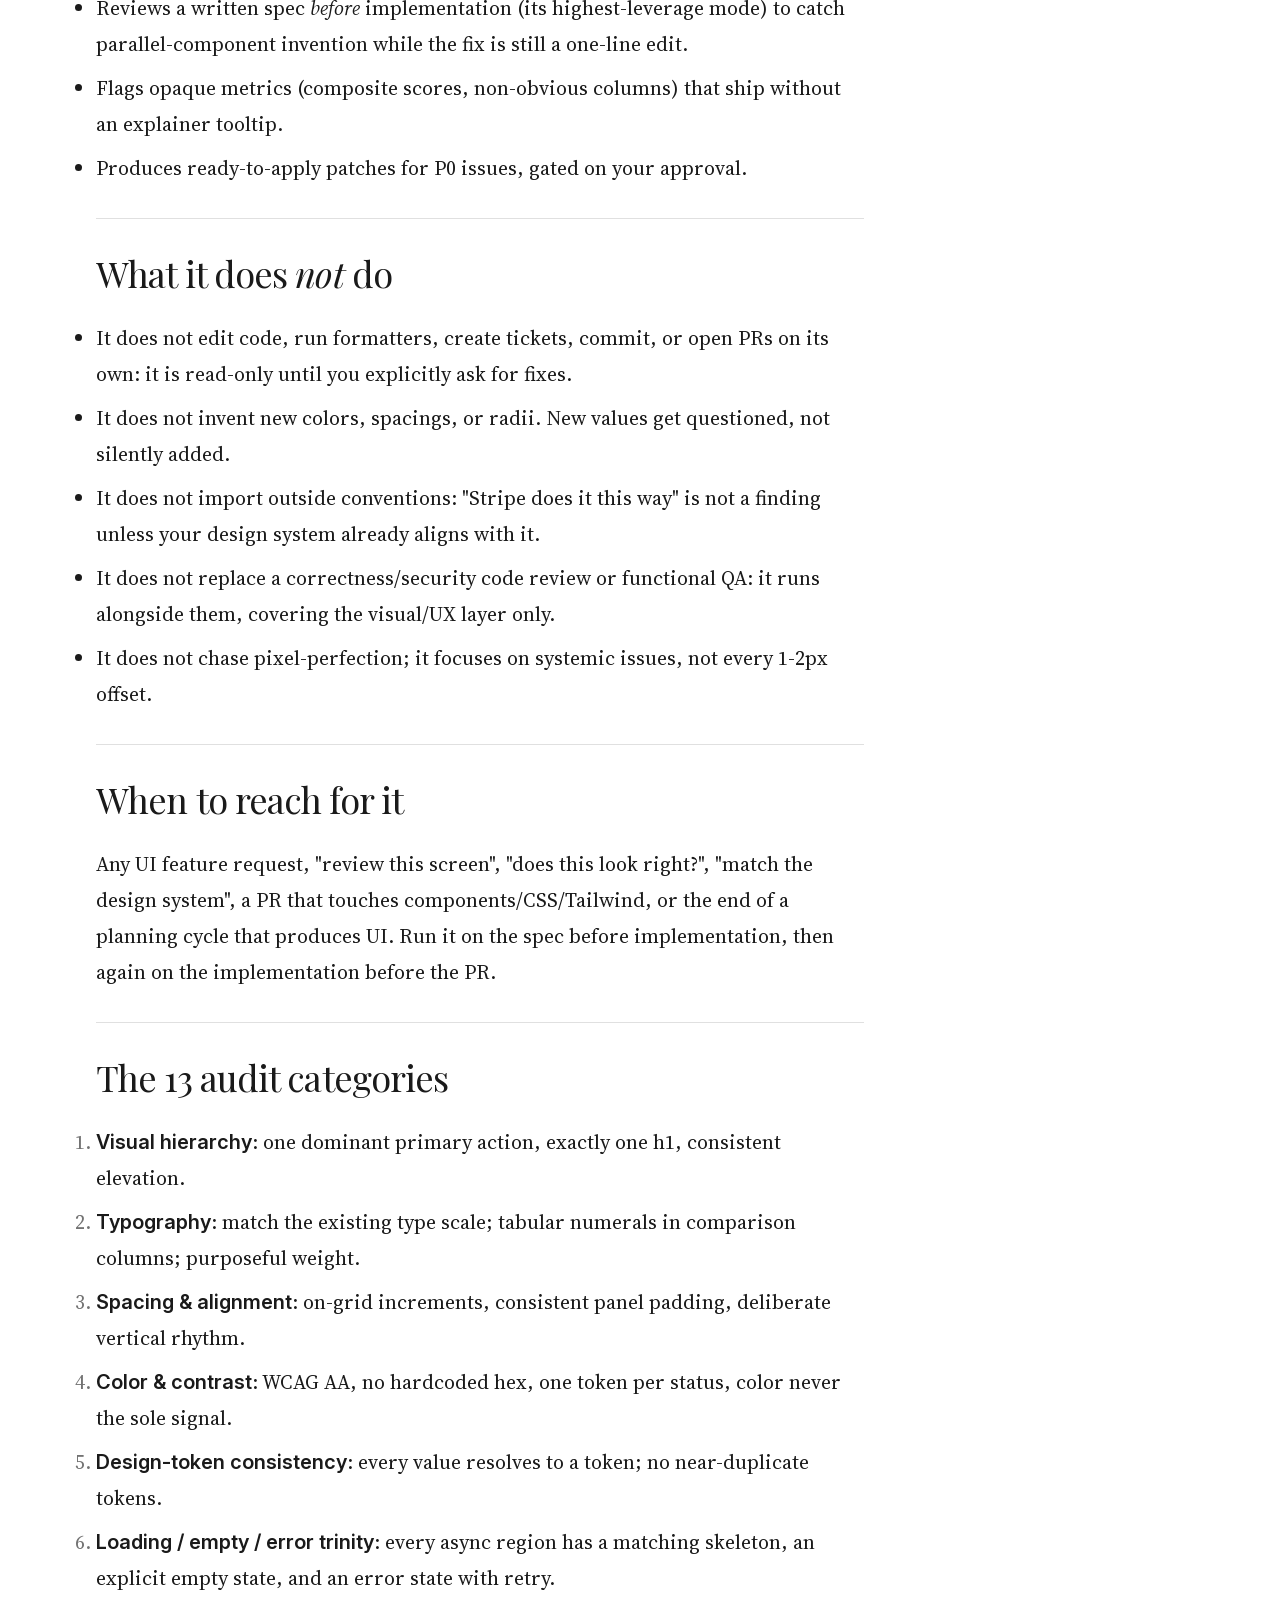
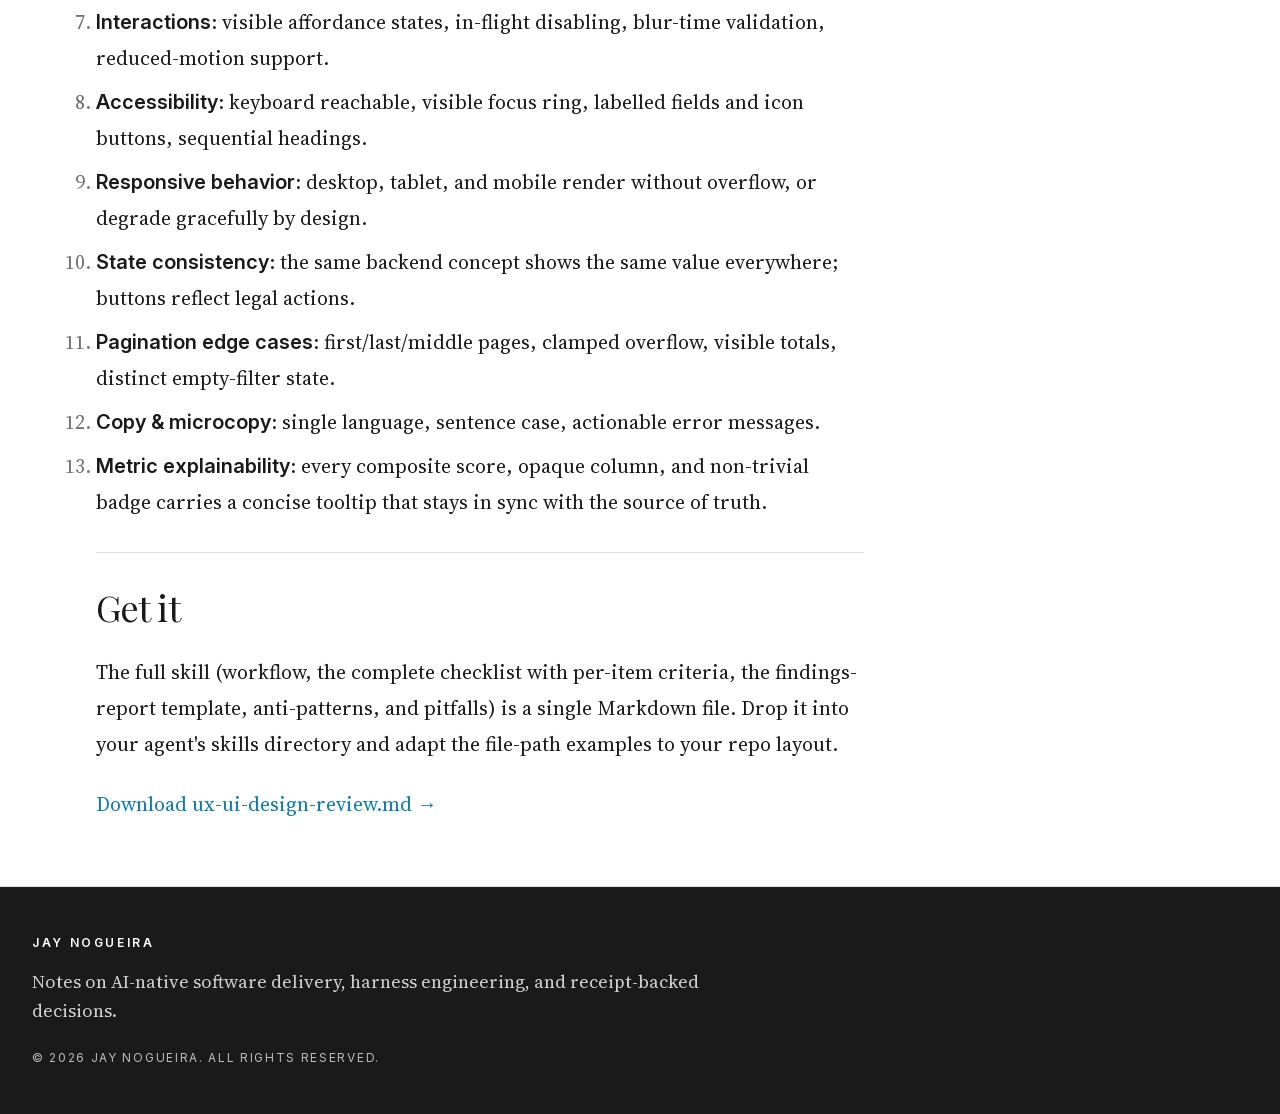
<file: skills/ux-ui-design-review/index.html>
<!DOCTYPE html>
<html lang="en" class="scroll-smooth" data-scroll-behavior="smooth">
<head>
<meta charset="utf-8"/>
<meta name="viewport" content="width=device-width, initial-scale=1"/>
<title>UX/UI Design Review · Skills · Jay Nogueira</title>
<meta name="description" content="A repository-grounded design-review skill for AI coding agents: a 13-category UI audit that produces a prioritized P0/P1/P2 findings report with token-faithful patches."/>
<meta name="author" content="Jay Nogueira"/>
<meta property="og:title" content="UX/UI Design Review · Jay Nogueira"/>
<meta property="og:description" content="A 13-category UI audit skill for AI coding agents. Findings over fixes; tokens over invented values; read-only by default."/>
<meta property="og:type" content="article"/>
<meta property="og:url" content="https://jaynogueira-vt.github.io/notes/skills/ux-ui-design-review/"/>
<meta property="og:site_name" content="Jay Nogueira"/>
<meta name="theme-color" content="#ffffff" media="(prefers-color-scheme: light)"/>
<meta name="theme-color" content="#0a0a0a" media="(prefers-color-scheme: dark)"/>
<link rel="icon" href="../../assets/icon.svg" type="image/svg+xml"/>
<link rel="stylesheet" href="../../assets/fonts.css"/>
<link rel="stylesheet" href="../../assets/site.css"/>
<script>(function(){try{var t=localStorage.getItem("theme");var d=t==="dark"||(!t&&window.matchMedia("(prefers-color-scheme: dark)").matches);if(d){document.documentElement.classList.add("dark");document.documentElement.style.colorScheme="dark"}else{document.documentElement.style.colorScheme="light"}}catch(e){}})();</script>
</head>
<body class="playfair_display_788cf017-module__UR335q__variable source_serif_4_1dcf62f-module__tdgqBa__variable inter_96c4af0c-module__Y9_Geq__variable antialiased">
<div class="bg-background text-foreground flex min-h-screen flex-col">
<a href="#main-content" class="bg-background text-foreground focus-visible:ring-ring sr-only focus:not-sr-only focus:absolute focus:top-2 focus:left-2 focus:z-[100] focus:px-4 focus:py-3 focus:ring-2 focus:outline-none">Skip to content</a>
<header class="border-border bg-background sticky top-0 z-50 w-full border-b">
<div class="mx-auto flex max-w-7xl items-center justify-between px-4 py-2 sm:px-6 lg:px-8">
<a class="focus-visible:ring-ring inline-flex min-h-11 items-center font-sans text-sm font-semibold tracking-[0.22em] uppercase focus-visible:ring-2 focus-visible:outline-none" href="../../index.html"><span>Jay Nogueira</span></a>
<div class="flex items-center gap-2">
<a class="hover:text-foreground text-muted-foreground focus-visible:ring-ring inline-flex min-h-11 shrink-0 items-center px-3 font-sans text-xs font-semibold tracking-[0.12em] uppercase transition-colors focus-visible:ring-2 focus-visible:outline-none" href="../../articles/index.html">Articles</a>
<a class="hover:text-foreground text-muted-foreground focus-visible:ring-ring inline-flex min-h-11 shrink-0 items-center px-3 font-sans text-xs font-semibold tracking-[0.12em] uppercase transition-colors focus-visible:ring-2 focus-visible:outline-none" href="../../docs/index.html">Docs</a>
<a class="text-foreground focus-visible:ring-ring inline-flex min-h-11 shrink-0 items-center px-3 font-sans text-xs font-semibold tracking-[0.12em] uppercase focus-visible:ring-2 focus-visible:outline-none" href="../../skills/index.html" aria-current="true">Skills</a>

<button type="button" onclick="toggleTheme()" aria-label="Toggle theme" title="Toggle theme" class="border-border bg-background text-foreground hover:bg-secondary hover:text-foreground focus-visible:ring-ring relative inline-flex h-11 w-11 items-center justify-center rounded-md border transition-colors focus-visible:ring-2 focus-visible:outline-none"><svg class="h-4 w-4 dark:hidden" viewBox="0 0 24 24" fill="none" stroke="currentColor" stroke-width="2" stroke-linecap="round" stroke-linejoin="round" aria-hidden="true"><circle cx="12" cy="12" r="4"/><path d="M12 2v2M12 20v2M4.93 4.93l1.41 1.41M17.66 17.66l1.41 1.41M2 12h2M20 12h2M6.34 17.66l-1.41 1.41M19.07 4.93l-1.41 1.41"/></svg><svg class="hidden h-4 w-4 dark:block" viewBox="0 0 24 24" fill="none" stroke="currentColor" stroke-width="2" stroke-linecap="round" stroke-linejoin="round" aria-hidden="true"><path d="M12 3a6 6 0 0 0 9 9 9 9 0 1 1-9-9Z"/></svg></button>
</div>
</div>
</header>
<main id="main-content" class="flex-1" tabindex="-1">
<div class="mx-auto w-full max-w-6xl px-4 py-14 sm:px-6 sm:py-16 lg:px-8">
<article class="min-w-0 lg:max-w-3xl">

<header class="border-border border-b pb-10">
<p class="text-muted-foreground font-sans text-xs font-semibold tracking-[0.2em] uppercase">Skill / Frontend / Review &amp; audit</p>
<h1 class="font-display mt-5 text-4xl leading-tight font-normal sm:text-5xl md:text-6xl">UX/UI Design Review</h1>
<p class="text-muted-foreground mt-6 font-serif text-xl leading-relaxed">A repository-grounded design-review pipeline for AI coding agents. It captures the current state of a UI surface, audits it against 13 categories, and produces a prioritized findings report with concrete patches that reuse the project&#x27;s own design tokens, never invented values.</p>
<div class="mt-8 flex flex-wrap gap-3">
<a href="ux-ui-design-review.md" download="ux-ui-design-review.md" class="border-border hover:bg-secondary focus-visible:ring-ring inline-flex items-center border px-4 py-2 font-sans text-xs font-semibold tracking-[0.12em] uppercase transition-colors focus-visible:ring-2 focus-visible:outline-none">Get the skill (Markdown)</a>
</div>
</header>

<div class="mt-10 space-y-6 font-serif text-lg leading-8 sm:text-xl sm:leading-9">

<h2 id="summary" class="font-display scroll-mt-24 mt-10 text-3xl leading-tight font-normal tracking-tight sm:text-4xl">In one paragraph</h2>
<p>Most UI regressions are cheap to catch at review time and expensive to catch after ship: a hardcoded hex instead of a token, off-grid spacing, a missing empty state, a score column nobody can explain. This skill is the structured pass that catches them. It is deliberately a <em>review</em>, not a redesign: it reads the codebase, learns the project&#x27;s existing design language, and reports deviations from <em>that</em> language rather than imposing an outside aesthetic.</p>

<h2 id="what-it-is" class="border-border font-display scroll-mt-24 mt-8 border-t pt-8 text-3xl leading-tight font-normal tracking-tight sm:text-4xl">What it is</h2>
<ul class="ml-5 list-disc space-y-2 marker:text-accent">
<li>A 5-step workflow: establish the project&#x27;s design DNA → capture the surface (page, spec, or PR diff) → run the 13-category checklist → write a prioritized findings report → hand back.</li>
<li>A 13-category audit checklist: visual hierarchy, typography, spacing &amp; alignment, color &amp; WCAG contrast, design-token consistency, loading/empty/error states, interactions, accessibility, responsive behavior, state consistency, pagination edge cases, copy, and metric explainability.</li>
<li>An output format that ranks every finding P0 / P1 / P2 with Where, What, Why, and a concrete Fix that uses existing tokens.</li>
<li>Agent-agnostic: written for any skill-aware AI coding agent; adapt the file-path examples to your repo.</li>
</ul>

<h2 id="what-it-does" class="border-border font-display scroll-mt-24 mt-8 border-t pt-8 text-3xl leading-tight font-normal tracking-tight sm:text-4xl">What it does</h2>
<ul class="ml-5 list-disc space-y-2 marker:text-accent">
<li>Greps the repo for tokens, primitives, and hardcoded hex so findings cite real evidence (file:line), not generic best-practice.</li>
<li>Reviews a written spec <em>before</em> implementation (its highest-leverage mode) to catch parallel-component invention while the fix is still a one-line edit.</li>
<li>Flags opaque metrics (composite scores, non-obvious columns) that ship without an explainer tooltip.</li>
<li>Produces ready-to-apply patches for P0 issues, gated on your approval.</li>
</ul>

<h2 id="what-it-does-not" class="border-border font-display scroll-mt-24 mt-8 border-t pt-8 text-3xl leading-tight font-normal tracking-tight sm:text-4xl">What it does <em>not</em> do</h2>
<ul class="ml-5 list-disc space-y-2 marker:text-accent">
<li>It does not edit code, run formatters, create tickets, commit, or open PRs on its own: it is read-only until you explicitly ask for fixes.</li>
<li>It does not invent new colors, spacings, or radii. New values get questioned, not silently added.</li>
<li>It does not import outside conventions: &quot;Stripe does it this way&quot; is not a finding unless your design system already aligns with it.</li>
<li>It does not replace a correctness/security code review or functional QA: it runs alongside them, covering the visual/UX layer only.</li>
<li>It does not chase pixel-perfection; it focuses on systemic issues, not every 1-2px offset.</li>
</ul>

<h2 id="when-to-use" class="border-border font-display scroll-mt-24 mt-8 border-t pt-8 text-3xl leading-tight font-normal tracking-tight sm:text-4xl">When to reach for it</h2>
<p>Any UI feature request, &quot;review this screen&quot;, &quot;does this look right?&quot;, &quot;match the design system&quot;, a PR that touches components/CSS/Tailwind, or the end of a planning cycle that produces UI. Run it on the spec before implementation, then again on the implementation before the PR.</p>

<h2 id="the-13-categories" class="border-border font-display scroll-mt-24 mt-8 border-t pt-8 text-3xl leading-tight font-normal tracking-tight sm:text-4xl">The 13 audit categories</h2>
<ol class="ml-5 list-decimal space-y-2 marker:text-muted-foreground marker:font-sans">
<li><strong class="font-sans font-semibold">Visual hierarchy</strong>: one dominant primary action, exactly one h1, consistent elevation.</li>
<li><strong class="font-sans font-semibold">Typography</strong>: match the existing type scale; tabular numerals in comparison columns; purposeful weight.</li>
<li><strong class="font-sans font-semibold">Spacing &amp; alignment</strong>: on-grid increments, consistent panel padding, deliberate vertical rhythm.</li>
<li><strong class="font-sans font-semibold">Color &amp; contrast</strong>: WCAG AA, no hardcoded hex, one token per status, color never the sole signal.</li>
<li><strong class="font-sans font-semibold">Design-token consistency</strong>: every value resolves to a token; no near-duplicate tokens.</li>
<li><strong class="font-sans font-semibold">Loading / empty / error trinity</strong>: every async region has a matching skeleton, an explicit empty state, and an error state with retry.</li>
<li><strong class="font-sans font-semibold">Interactions</strong>: visible affordance states, in-flight disabling, blur-time validation, reduced-motion support.</li>
<li><strong class="font-sans font-semibold">Accessibility</strong>: keyboard reachable, visible focus ring, labelled fields and icon buttons, sequential headings.</li>
<li><strong class="font-sans font-semibold">Responsive behavior</strong>: desktop, tablet, and mobile render without overflow, or degrade gracefully by design.</li>
<li><strong class="font-sans font-semibold">State consistency</strong>: the same backend concept shows the same value everywhere; buttons reflect legal actions.</li>
<li><strong class="font-sans font-semibold">Pagination edge cases</strong>: first/last/middle pages, clamped overflow, visible totals, distinct empty-filter state.</li>
<li><strong class="font-sans font-semibold">Copy &amp; microcopy</strong>: single language, sentence case, actionable error messages.</li>
<li><strong class="font-sans font-semibold">Metric explainability</strong>: every composite score, opaque column, and non-trivial badge carries a concise tooltip that stays in sync with the source of truth.</li>
</ol>

<h2 id="get-it" class="border-border font-display scroll-mt-24 mt-8 border-t pt-8 text-3xl leading-tight font-normal tracking-tight sm:text-4xl">Get it</h2>
<p>The full skill (workflow, the complete checklist with per-item criteria, the findings-report template, anti-patterns, and pitfalls) is a single Markdown file. Drop it into your agent&#x27;s skills directory and adapt the file-path examples to your repo layout.</p>
<p><a href="ux-ui-design-review.md" download="ux-ui-design-review.md" class="text-accent underline-offset-4 hover:underline">Download ux-ui-design-review.md &rarr;</a></p>

</div>
</article>
</div>
</main>
<footer class="bg-primary text-primary-foreground border-primary border-t">
<div class="mx-auto grid max-w-7xl gap-10 px-6 py-12 lg:px-8">
<div>
<p class="font-sans text-xs font-semibold tracking-[0.22em] uppercase">Jay Nogueira</p>
<p class="text-primary-foreground/80 mt-4 max-w-2xl font-serif text-lg leading-relaxed">Notes on AI-native software delivery, harness engineering, and receipt-backed decisions.</p>
<p class="text-primary-foreground/70 mt-6 font-sans text-xs tracking-[0.14em] uppercase">&copy; 2026 Jay Nogueira. All rights reserved.</p>
</div>
</div>
</footer>
</div>
<script>function toggleTheme(){var h=document.documentElement;var d=h.classList.toggle("dark");h.style.colorScheme=d?"dark":"light";try{localStorage.setItem("theme",d?"dark":"light")}catch(e){}}</script>
</body>
</html>
</file>
<file: assets/fonts.css>
/* cyrillic-ext */
@font-face {
  font-family: 'Inter';
  font-style: normal;
  font-weight: 400;
  font-display: swap;
  src: url(./media/Inter-UcCo3FwrK3iLTcvvYwYZ8UA3J58.woff2) format('woff2');
  unicode-range: U+0460-052F, U+1C80-1C8A, U+20B4, U+2DE0-2DFF, U+A640-A69F, U+FE2E-FE2F;
}
/* cyrillic */
@font-face {
  font-family: 'Inter';
  font-style: normal;
  font-weight: 400;
  font-display: swap;
  src: url(./media/Inter-UcCo3FwrK3iLTcvmYwYZ8UA3J58.woff2) format('woff2');
  unicode-range: U+0301, U+0400-045F, U+0490-0491, U+04B0-04B1, U+2116;
}
/* greek-ext */
@font-face {
  font-family: 'Inter';
  font-style: normal;
  font-weight: 400;
  font-display: swap;
  src: url(./media/Inter-UcCo3FwrK3iLTcvuYwYZ8UA3J58.woff2) format('woff2');
  unicode-range: U+1F00-1FFF;
}
/* greek */
@font-face {
  font-family: 'Inter';
  font-style: normal;
  font-weight: 400;
  font-display: swap;
  src: url(./media/Inter-UcCo3FwrK3iLTcvhYwYZ8UA3J58.woff2) format('woff2');
  unicode-range: U+0370-0377, U+037A-037F, U+0384-038A, U+038C, U+038E-03A1, U+03A3-03FF;
}
/* vietnamese */
@font-face {
  font-family: 'Inter';
  font-style: normal;
  font-weight: 400;
  font-display: swap;
  src: url(./media/Inter-UcCo3FwrK3iLTcvtYwYZ8UA3J58.woff2) format('woff2');
  unicode-range: U+0102-0103, U+0110-0111, U+0128-0129, U+0168-0169, U+01A0-01A1, U+01AF-01B0, U+0300-0301, U+0303-0304, U+0308-0309, U+0323, U+0329, U+1EA0-1EF9, U+20AB;
}
/* latin-ext */
@font-face {
  font-family: 'Inter';
  font-style: normal;
  font-weight: 400;
  font-display: swap;
  src: url(./media/Inter-UcCo3FwrK3iLTcvsYwYZ8UA3J58.woff2) format('woff2');
  unicode-range: U+0100-02BA, U+02BD-02C5, U+02C7-02CC, U+02CE-02D7, U+02DD-02FF, U+0304, U+0308, U+0329, U+1D00-1DBF, U+1E00-1E9F, U+1EF2-1EFF, U+2020, U+20A0-20AB, U+20AD-20C0, U+2113, U+2C60-2C7F, U+A720-A7FF;
}
/* latin */
@font-face {
  font-family: 'Inter';
  font-style: normal;
  font-weight: 400;
  font-display: swap;
  src: url(./media/Inter-UcCo3FwrK3iLTcviYwYZ8UA3.woff2) format('woff2');
  unicode-range: U+0000-00FF, U+0131, U+0152-0153, U+02BB-02BC, U+02C6, U+02DA, U+02DC, U+0304, U+0308, U+0329, U+2000-206F, U+20AC, U+2122, U+2191, U+2193, U+2212, U+2215, U+FEFF, U+FFFD;
}
/* cyrillic-ext */
@font-face {
  font-family: 'Inter';
  font-style: normal;
  font-weight: 500;
  font-display: swap;
  src: url(./media/Inter-UcCo3FwrK3iLTcvvYwYZ8UA3J58.woff2) format('woff2');
  unicode-range: U+0460-052F, U+1C80-1C8A, U+20B4, U+2DE0-2DFF, U+A640-A69F, U+FE2E-FE2F;
}
/* cyrillic */
@font-face {
  font-family: 'Inter';
  font-style: normal;
  font-weight: 500;
  font-display: swap;
  src: url(./media/Inter-UcCo3FwrK3iLTcvmYwYZ8UA3J58.woff2) format('woff2');
  unicode-range: U+0301, U+0400-045F, U+0490-0491, U+04B0-04B1, U+2116;
}
/* greek-ext */
@font-face {
  font-family: 'Inter';
  font-style: normal;
  font-weight: 500;
  font-display: swap;
  src: url(./media/Inter-UcCo3FwrK3iLTcvuYwYZ8UA3J58.woff2) format('woff2');
  unicode-range: U+1F00-1FFF;
}
/* greek */
@font-face {
  font-family: 'Inter';
  font-style: normal;
  font-weight: 500;
  font-display: swap;
  src: url(./media/Inter-UcCo3FwrK3iLTcvhYwYZ8UA3J58.woff2) format('woff2');
  unicode-range: U+0370-0377, U+037A-037F, U+0384-038A, U+038C, U+038E-03A1, U+03A3-03FF;
}
/* vietnamese */
@font-face {
  font-family: 'Inter';
  font-style: normal;
  font-weight: 500;
  font-display: swap;
  src: url(./media/Inter-UcCo3FwrK3iLTcvtYwYZ8UA3J58.woff2) format('woff2');
  unicode-range: U+0102-0103, U+0110-0111, U+0128-0129, U+0168-0169, U+01A0-01A1, U+01AF-01B0, U+0300-0301, U+0303-0304, U+0308-0309, U+0323, U+0329, U+1EA0-1EF9, U+20AB;
}
/* latin-ext */
@font-face {
  font-family: 'Inter';
  font-style: normal;
  font-weight: 500;
  font-display: swap;
  src: url(./media/Inter-UcCo3FwrK3iLTcvsYwYZ8UA3J58.woff2) format('woff2');
  unicode-range: U+0100-02BA, U+02BD-02C5, U+02C7-02CC, U+02CE-02D7, U+02DD-02FF, U+0304, U+0308, U+0329, U+1D00-1DBF, U+1E00-1E9F, U+1EF2-1EFF, U+2020, U+20A0-20AB, U+20AD-20C0, U+2113, U+2C60-2C7F, U+A720-A7FF;
}
/* latin */
@font-face {
  font-family: 'Inter';
  font-style: normal;
  font-weight: 500;
  font-display: swap;
  src: url(./media/Inter-UcCo3FwrK3iLTcviYwYZ8UA3.woff2) format('woff2');
  unicode-range: U+0000-00FF, U+0131, U+0152-0153, U+02BB-02BC, U+02C6, U+02DA, U+02DC, U+0304, U+0308, U+0329, U+2000-206F, U+20AC, U+2122, U+2191, U+2193, U+2212, U+2215, U+FEFF, U+FFFD;
}
/* cyrillic-ext */
@font-face {
  font-family: 'Inter';
  font-style: normal;
  font-weight: 600;
  font-display: swap;
  src: url(./media/Inter-UcCo3FwrK3iLTcvvYwYZ8UA3J58.woff2) format('woff2');
  unicode-range: U+0460-052F, U+1C80-1C8A, U+20B4, U+2DE0-2DFF, U+A640-A69F, U+FE2E-FE2F;
}
/* cyrillic */
@font-face {
  font-family: 'Inter';
  font-style: normal;
  font-weight: 600;
  font-display: swap;
  src: url(./media/Inter-UcCo3FwrK3iLTcvmYwYZ8UA3J58.woff2) format('woff2');
  unicode-range: U+0301, U+0400-045F, U+0490-0491, U+04B0-04B1, U+2116;
}
/* greek-ext */
@font-face {
  font-family: 'Inter';
  font-style: normal;
  font-weight: 600;
  font-display: swap;
  src: url(./media/Inter-UcCo3FwrK3iLTcvuYwYZ8UA3J58.woff2) format('woff2');
  unicode-range: U+1F00-1FFF;
}
/* greek */
@font-face {
  font-family: 'Inter';
  font-style: normal;
  font-weight: 600;
  font-display: swap;
  src: url(./media/Inter-UcCo3FwrK3iLTcvhYwYZ8UA3J58.woff2) format('woff2');
  unicode-range: U+0370-0377, U+037A-037F, U+0384-038A, U+038C, U+038E-03A1, U+03A3-03FF;
}
/* vietnamese */
@font-face {
  font-family: 'Inter';
  font-style: normal;
  font-weight: 600;
  font-display: swap;
  src: url(./media/Inter-UcCo3FwrK3iLTcvtYwYZ8UA3J58.woff2) format('woff2');
  unicode-range: U+0102-0103, U+0110-0111, U+0128-0129, U+0168-0169, U+01A0-01A1, U+01AF-01B0, U+0300-0301, U+0303-0304, U+0308-0309, U+0323, U+0329, U+1EA0-1EF9, U+20AB;
}
/* latin-ext */
@font-face {
  font-family: 'Inter';
  font-style: normal;
  font-weight: 600;
  font-display: swap;
  src: url(./media/Inter-UcCo3FwrK3iLTcvsYwYZ8UA3J58.woff2) format('woff2');
  unicode-range: U+0100-02BA, U+02BD-02C5, U+02C7-02CC, U+02CE-02D7, U+02DD-02FF, U+0304, U+0308, U+0329, U+1D00-1DBF, U+1E00-1E9F, U+1EF2-1EFF, U+2020, U+20A0-20AB, U+20AD-20C0, U+2113, U+2C60-2C7F, U+A720-A7FF;
}
/* latin */
@font-face {
  font-family: 'Inter';
  font-style: normal;
  font-weight: 600;
  font-display: swap;
  src: url(./media/Inter-UcCo3FwrK3iLTcviYwYZ8UA3.woff2) format('woff2');
  unicode-range: U+0000-00FF, U+0131, U+0152-0153, U+02BB-02BC, U+02C6, U+02DA, U+02DC, U+0304, U+0308, U+0329, U+2000-206F, U+20AC, U+2122, U+2191, U+2193, U+2212, U+2215, U+FEFF, U+FFFD;
}
/* cyrillic-ext */
@font-face {
  font-family: 'Inter';
  font-style: normal;
  font-weight: 700;
  font-display: swap;
  src: url(./media/Inter-UcCo3FwrK3iLTcvvYwYZ8UA3J58.woff2) format('woff2');
  unicode-range: U+0460-052F, U+1C80-1C8A, U+20B4, U+2DE0-2DFF, U+A640-A69F, U+FE2E-FE2F;
}
/* cyrillic */
@font-face {
  font-family: 'Inter';
  font-style: normal;
  font-weight: 700;
  font-display: swap;
  src: url(./media/Inter-UcCo3FwrK3iLTcvmYwYZ8UA3J58.woff2) format('woff2');
  unicode-range: U+0301, U+0400-045F, U+0490-0491, U+04B0-04B1, U+2116;
}
/* greek-ext */
@font-face {
  font-family: 'Inter';
  font-style: normal;
  font-weight: 700;
  font-display: swap;
  src: url(./media/Inter-UcCo3FwrK3iLTcvuYwYZ8UA3J58.woff2) format('woff2');
  unicode-range: U+1F00-1FFF;
}
/* greek */
@font-face {
  font-family: 'Inter';
  font-style: normal;
  font-weight: 700;
  font-display: swap;
  src: url(./media/Inter-UcCo3FwrK3iLTcvhYwYZ8UA3J58.woff2) format('woff2');
  unicode-range: U+0370-0377, U+037A-037F, U+0384-038A, U+038C, U+038E-03A1, U+03A3-03FF;
}
/* vietnamese */
@font-face {
  font-family: 'Inter';
  font-style: normal;
  font-weight: 700;
  font-display: swap;
  src: url(./media/Inter-UcCo3FwrK3iLTcvtYwYZ8UA3J58.woff2) format('woff2');
  unicode-range: U+0102-0103, U+0110-0111, U+0128-0129, U+0168-0169, U+01A0-01A1, U+01AF-01B0, U+0300-0301, U+0303-0304, U+0308-0309, U+0323, U+0329, U+1EA0-1EF9, U+20AB;
}
/* latin-ext */
@font-face {
  font-family: 'Inter';
  font-style: normal;
  font-weight: 700;
  font-display: swap;
  src: url(./media/Inter-UcCo3FwrK3iLTcvsYwYZ8UA3J58.woff2) format('woff2');
  unicode-range: U+0100-02BA, U+02BD-02C5, U+02C7-02CC, U+02CE-02D7, U+02DD-02FF, U+0304, U+0308, U+0329, U+1D00-1DBF, U+1E00-1E9F, U+1EF2-1EFF, U+2020, U+20A0-20AB, U+20AD-20C0, U+2113, U+2C60-2C7F, U+A720-A7FF;
}
/* latin */
@font-face {
  font-family: 'Inter';
  font-style: normal;
  font-weight: 700;
  font-display: swap;
  src: url(./media/Inter-UcCo3FwrK3iLTcviYwYZ8UA3.woff2) format('woff2');
  unicode-range: U+0000-00FF, U+0131, U+0152-0153, U+02BB-02BC, U+02C6, U+02DA, U+02DC, U+0304, U+0308, U+0329, U+2000-206F, U+20AC, U+2122, U+2191, U+2193, U+2212, U+2215, U+FEFF, U+FFFD;
}

/* cyrillic */
@font-face {
  font-family: 'Playfair Display';
  font-style: italic;
  font-weight: 400;
  font-display: swap;
  src: url(./media/PlayfairDisplay-nuFRD-vYSZviVYUb_rj3ij__anPXDTnCjmHKM4nYO7KN_qiTXtXA-X-uE0qEE5Do.woff2) format('woff2');
  unicode-range: U+0301, U+0400-045F, U+0490-0491, U+04B0-04B1, U+2116;
}
/* vietnamese */
@font-face {
  font-family: 'Playfair Display';
  font-style: italic;
  font-weight: 400;
  font-display: swap;
  src: url(./media/PlayfairDisplay-nuFRD-vYSZviVYUb_rj3ij__anPXDTnCjmHKM4nYO7KN_qiTXt7A-X-uE0qEE5Do.woff2) format('woff2');
  unicode-range: U+0102-0103, U+0110-0111, U+0128-0129, U+0168-0169, U+01A0-01A1, U+01AF-01B0, U+0300-0301, U+0303-0304, U+0308-0309, U+0323, U+0329, U+1EA0-1EF9, U+20AB;
}
/* latin-ext */
@font-face {
  font-family: 'Playfair Display';
  font-style: italic;
  font-weight: 400;
  font-display: swap;
  src: url(./media/PlayfairDisplay-nuFRD-vYSZviVYUb_rj3ij__anPXDTnCjmHKM4nYO7KN_qiTXt_A-X-uE0qEE5Do.woff2) format('woff2');
  unicode-range: U+0100-02BA, U+02BD-02C5, U+02C7-02CC, U+02CE-02D7, U+02DD-02FF, U+0304, U+0308, U+0329, U+1D00-1DBF, U+1E00-1E9F, U+1EF2-1EFF, U+2020, U+20A0-20AB, U+20AD-20C0, U+2113, U+2C60-2C7F, U+A720-A7FF;
}
/* latin */
@font-face {
  font-family: 'Playfair Display';
  font-style: italic;
  font-weight: 400;
  font-display: swap;
  src: url(./media/PlayfairDisplay-nuFRD-vYSZviVYUb_rj3ij__anPXDTnCjmHKM4nYO7KN_qiTXtHA-X-uE0qEEw.woff2) format('woff2');
  unicode-range: U+0000-00FF, U+0131, U+0152-0153, U+02BB-02BC, U+02C6, U+02DA, U+02DC, U+0304, U+0308, U+0329, U+2000-206F, U+20AC, U+2122, U+2191, U+2193, U+2212, U+2215, U+FEFF, U+FFFD;
}
/* cyrillic */
@font-face {
  font-family: 'Playfair Display';
  font-style: normal;
  font-weight: 400;
  font-display: swap;
  src: url(./media/PlayfairDisplay-nuFiD-vYSZviVYUb_rj3ij__anPXDTjYgEM86xRbPQ.woff2) format('woff2');
  unicode-range: U+0301, U+0400-045F, U+0490-0491, U+04B0-04B1, U+2116;
}
/* vietnamese */
@font-face {
  font-family: 'Playfair Display';
  font-style: normal;
  font-weight: 400;
  font-display: swap;
  src: url(./media/PlayfairDisplay-nuFiD-vYSZviVYUb_rj3ij__anPXDTPYgEM86xRbPQ.woff2) format('woff2');
  unicode-range: U+0102-0103, U+0110-0111, U+0128-0129, U+0168-0169, U+01A0-01A1, U+01AF-01B0, U+0300-0301, U+0303-0304, U+0308-0309, U+0323, U+0329, U+1EA0-1EF9, U+20AB;
}
/* latin-ext */
@font-face {
  font-family: 'Playfair Display';
  font-style: normal;
  font-weight: 400;
  font-display: swap;
  src: url(./media/PlayfairDisplay-nuFiD-vYSZviVYUb_rj3ij__anPXDTLYgEM86xRbPQ.woff2) format('woff2');
  unicode-range: U+0100-02BA, U+02BD-02C5, U+02C7-02CC, U+02CE-02D7, U+02DD-02FF, U+0304, U+0308, U+0329, U+1D00-1DBF, U+1E00-1E9F, U+1EF2-1EFF, U+2020, U+20A0-20AB, U+20AD-20C0, U+2113, U+2C60-2C7F, U+A720-A7FF;
}
/* latin */
@font-face {
  font-family: 'Playfair Display';
  font-style: normal;
  font-weight: 400;
  font-display: swap;
  src: url(./media/PlayfairDisplay-nuFiD-vYSZviVYUb_rj3ij__anPXDTzYgEM86xQ.woff2) format('woff2');
  unicode-range: U+0000-00FF, U+0131, U+0152-0153, U+02BB-02BC, U+02C6, U+02DA, U+02DC, U+0304, U+0308, U+0329, U+2000-206F, U+20AC, U+2122, U+2191, U+2193, U+2212, U+2215, U+FEFF, U+FFFD;
}
/* cyrillic */
@font-face {
  font-family: 'Playfair Display';
  font-style: normal;
  font-weight: 500;
  font-display: swap;
  src: url(./media/PlayfairDisplay-nuFiD-vYSZviVYUb_rj3ij__anPXDTjYgEM86xRbPQ.woff2) format('woff2');
  unicode-range: U+0301, U+0400-045F, U+0490-0491, U+04B0-04B1, U+2116;
}
/* vietnamese */
@font-face {
  font-family: 'Playfair Display';
  font-style: normal;
  font-weight: 500;
  font-display: swap;
  src: url(./media/PlayfairDisplay-nuFiD-vYSZviVYUb_rj3ij__anPXDTPYgEM86xRbPQ.woff2) format('woff2');
  unicode-range: U+0102-0103, U+0110-0111, U+0128-0129, U+0168-0169, U+01A0-01A1, U+01AF-01B0, U+0300-0301, U+0303-0304, U+0308-0309, U+0323, U+0329, U+1EA0-1EF9, U+20AB;
}
/* latin-ext */
@font-face {
  font-family: 'Playfair Display';
  font-style: normal;
  font-weight: 500;
  font-display: swap;
  src: url(./media/PlayfairDisplay-nuFiD-vYSZviVYUb_rj3ij__anPXDTLYgEM86xRbPQ.woff2) format('woff2');
  unicode-range: U+0100-02BA, U+02BD-02C5, U+02C7-02CC, U+02CE-02D7, U+02DD-02FF, U+0304, U+0308, U+0329, U+1D00-1DBF, U+1E00-1E9F, U+1EF2-1EFF, U+2020, U+20A0-20AB, U+20AD-20C0, U+2113, U+2C60-2C7F, U+A720-A7FF;
}
/* latin */
@font-face {
  font-family: 'Playfair Display';
  font-style: normal;
  font-weight: 500;
  font-display: swap;
  src: url(./media/PlayfairDisplay-nuFiD-vYSZviVYUb_rj3ij__anPXDTzYgEM86xQ.woff2) format('woff2');
  unicode-range: U+0000-00FF, U+0131, U+0152-0153, U+02BB-02BC, U+02C6, U+02DA, U+02DC, U+0304, U+0308, U+0329, U+2000-206F, U+20AC, U+2122, U+2191, U+2193, U+2212, U+2215, U+FEFF, U+FFFD;
}
/* cyrillic */
@font-face {
  font-family: 'Playfair Display';
  font-style: normal;
  font-weight: 600;
  font-display: swap;
  src: url(./media/PlayfairDisplay-nuFiD-vYSZviVYUb_rj3ij__anPXDTjYgEM86xRbPQ.woff2) format('woff2');
  unicode-range: U+0301, U+0400-045F, U+0490-0491, U+04B0-04B1, U+2116;
}
/* vietnamese */
@font-face {
  font-family: 'Playfair Display';
  font-style: normal;
  font-weight: 600;
  font-display: swap;
  src: url(./media/PlayfairDisplay-nuFiD-vYSZviVYUb_rj3ij__anPXDTPYgEM86xRbPQ.woff2) format('woff2');
  unicode-range: U+0102-0103, U+0110-0111, U+0128-0129, U+0168-0169, U+01A0-01A1, U+01AF-01B0, U+0300-0301, U+0303-0304, U+0308-0309, U+0323, U+0329, U+1EA0-1EF9, U+20AB;
}
/* latin-ext */
@font-face {
  font-family: 'Playfair Display';
  font-style: normal;
  font-weight: 600;
  font-display: swap;
  src: url(./media/PlayfairDisplay-nuFiD-vYSZviVYUb_rj3ij__anPXDTLYgEM86xRbPQ.woff2) format('woff2');
  unicode-range: U+0100-02BA, U+02BD-02C5, U+02C7-02CC, U+02CE-02D7, U+02DD-02FF, U+0304, U+0308, U+0329, U+1D00-1DBF, U+1E00-1E9F, U+1EF2-1EFF, U+2020, U+20A0-20AB, U+20AD-20C0, U+2113, U+2C60-2C7F, U+A720-A7FF;
}
/* latin */
@font-face {
  font-family: 'Playfair Display';
  font-style: normal;
  font-weight: 600;
  font-display: swap;
  src: url(./media/PlayfairDisplay-nuFiD-vYSZviVYUb_rj3ij__anPXDTzYgEM86xQ.woff2) format('woff2');
  unicode-range: U+0000-00FF, U+0131, U+0152-0153, U+02BB-02BC, U+02C6, U+02DA, U+02DC, U+0304, U+0308, U+0329, U+2000-206F, U+20AC, U+2122, U+2191, U+2193, U+2212, U+2215, U+FEFF, U+FFFD;
}
/* cyrillic */
@font-face {
  font-family: 'Playfair Display';
  font-style: normal;
  font-weight: 700;
  font-display: swap;
  src: url(./media/PlayfairDisplay-nuFiD-vYSZviVYUb_rj3ij__anPXDTjYgEM86xRbPQ.woff2) format('woff2');
  unicode-range: U+0301, U+0400-045F, U+0490-0491, U+04B0-04B1, U+2116;
}
/* vietnamese */
@font-face {
  font-family: 'Playfair Display';
  font-style: normal;
  font-weight: 700;
  font-display: swap;
  src: url(./media/PlayfairDisplay-nuFiD-vYSZviVYUb_rj3ij__anPXDTPYgEM86xRbPQ.woff2) format('woff2');
  unicode-range: U+0102-0103, U+0110-0111, U+0128-0129, U+0168-0169, U+01A0-01A1, U+01AF-01B0, U+0300-0301, U+0303-0304, U+0308-0309, U+0323, U+0329, U+1EA0-1EF9, U+20AB;
}
/* latin-ext */
@font-face {
  font-family: 'Playfair Display';
  font-style: normal;
  font-weight: 700;
  font-display: swap;
  src: url(./media/PlayfairDisplay-nuFiD-vYSZviVYUb_rj3ij__anPXDTLYgEM86xRbPQ.woff2) format('woff2');
  unicode-range: U+0100-02BA, U+02BD-02C5, U+02C7-02CC, U+02CE-02D7, U+02DD-02FF, U+0304, U+0308, U+0329, U+1D00-1DBF, U+1E00-1E9F, U+1EF2-1EFF, U+2020, U+20A0-20AB, U+20AD-20C0, U+2113, U+2C60-2C7F, U+A720-A7FF;
}
/* latin */
@font-face {
  font-family: 'Playfair Display';
  font-style: normal;
  font-weight: 700;
  font-display: swap;
  src: url(./media/PlayfairDisplay-nuFiD-vYSZviVYUb_rj3ij__anPXDTzYgEM86xQ.woff2) format('woff2');
  unicode-range: U+0000-00FF, U+0131, U+0152-0153, U+02BB-02BC, U+02C6, U+02DA, U+02DC, U+0304, U+0308, U+0329, U+2000-206F, U+20AC, U+2122, U+2191, U+2193, U+2212, U+2215, U+FEFF, U+FFFD;
}

/* cyrillic-ext */
@font-face {
  font-family: 'Source Serif 4';
  font-style: italic;
  font-weight: 400;
  font-display: swap;
  src: url(./media/SourceSerif4-vEFH2_tTDB4M7-auWDN0ahZJW1ge6NmXq2ZbF8zBfb98SUr3aX2SzxEjst4.woff2) format('woff2');
  unicode-range: U+0460-052F, U+1C80-1C8A, U+20B4, U+2DE0-2DFF, U+A640-A69F, U+FE2E-FE2F;
}
/* cyrillic */
@font-face {
  font-family: 'Source Serif 4';
  font-style: italic;
  font-weight: 400;
  font-display: swap;
  src: url(./media/SourceSerif4-vEFH2_tTDB4M7-auWDN0ahZJW1ge6NmXq2ZbF8zBfb98SUr-aX2SzxEjst4.woff2) format('woff2');
  unicode-range: U+0301, U+0400-045F, U+0490-0491, U+04B0-04B1, U+2116;
}
/* greek */
@font-face {
  font-family: 'Source Serif 4';
  font-style: italic;
  font-weight: 400;
  font-display: swap;
  src: url(./media/SourceSerif4-vEFH2_tTDB4M7-auWDN0ahZJW1ge6NmXq2ZbF8zBfb98SUr5aX2SzxEjst4.woff2) format('woff2');
  unicode-range: U+0370-0377, U+037A-037F, U+0384-038A, U+038C, U+038E-03A1, U+03A3-03FF;
}
/* vietnamese */
@font-face {
  font-family: 'Source Serif 4';
  font-style: italic;
  font-weight: 400;
  font-display: swap;
  src: url(./media/SourceSerif4-vEFH2_tTDB4M7-auWDN0ahZJW1ge6NmXq2ZbF8zBfb98SUr1aX2SzxEjst4.woff2) format('woff2');
  unicode-range: U+0102-0103, U+0110-0111, U+0128-0129, U+0168-0169, U+01A0-01A1, U+01AF-01B0, U+0300-0301, U+0303-0304, U+0308-0309, U+0323, U+0329, U+1EA0-1EF9, U+20AB;
}
/* latin-ext */
@font-face {
  font-family: 'Source Serif 4';
  font-style: italic;
  font-weight: 400;
  font-display: swap;
  src: url(./media/SourceSerif4-vEFH2_tTDB4M7-auWDN0ahZJW1ge6NmXq2ZbF8zBfb98SUr0aX2SzxEjst4.woff2) format('woff2');
  unicode-range: U+0100-02BA, U+02BD-02C5, U+02C7-02CC, U+02CE-02D7, U+02DD-02FF, U+0304, U+0308, U+0329, U+1D00-1DBF, U+1E00-1E9F, U+1EF2-1EFF, U+2020, U+20A0-20AB, U+20AD-20C0, U+2113, U+2C60-2C7F, U+A720-A7FF;
}
/* latin */
@font-face {
  font-family: 'Source Serif 4';
  font-style: italic;
  font-weight: 400;
  font-display: swap;
  src: url(./media/SourceSerif4-vEFH2_tTDB4M7-auWDN0ahZJW1ge6NmXq2ZbF8zBfb98SUr6aX2SzxEj.woff2) format('woff2');
  unicode-range: U+0000-00FF, U+0131, U+0152-0153, U+02BB-02BC, U+02C6, U+02DA, U+02DC, U+0304, U+0308, U+0329, U+2000-206F, U+20AC, U+2122, U+2191, U+2193, U+2212, U+2215, U+FEFF, U+FFFD;
}
/* cyrillic-ext */
@font-face {
  font-family: 'Source Serif 4';
  font-style: normal;
  font-weight: 400;
  font-display: swap;
  src: url(./media/SourceSerif4-vEFI2_tTDB4M7-auWDN0ahZJW1gW8te1Xb7GlMo.woff2) format('woff2');
  unicode-range: U+0460-052F, U+1C80-1C8A, U+20B4, U+2DE0-2DFF, U+A640-A69F, U+FE2E-FE2F;
}
/* cyrillic */
@font-face {
  font-family: 'Source Serif 4';
  font-style: normal;
  font-weight: 400;
  font-display: swap;
  src: url(./media/SourceSerif4-vEFI2_tTDB4M7-auWDN0ahZJW1gf8te1Xb7GlMo.woff2) format('woff2');
  unicode-range: U+0301, U+0400-045F, U+0490-0491, U+04B0-04B1, U+2116;
}
/* greek */
@font-face {
  font-family: 'Source Serif 4';
  font-style: normal;
  font-weight: 400;
  font-display: swap;
  src: url(./media/SourceSerif4-vEFI2_tTDB4M7-auWDN0ahZJW1gY8te1Xb7GlMo.woff2) format('woff2');
  unicode-range: U+0370-0377, U+037A-037F, U+0384-038A, U+038C, U+038E-03A1, U+03A3-03FF;
}
/* vietnamese */
@font-face {
  font-family: 'Source Serif 4';
  font-style: normal;
  font-weight: 400;
  font-display: swap;
  src: url(./media/SourceSerif4-vEFI2_tTDB4M7-auWDN0ahZJW1gU8te1Xb7GlMo.woff2) format('woff2');
  unicode-range: U+0102-0103, U+0110-0111, U+0128-0129, U+0168-0169, U+01A0-01A1, U+01AF-01B0, U+0300-0301, U+0303-0304, U+0308-0309, U+0323, U+0329, U+1EA0-1EF9, U+20AB;
}
/* latin-ext */
@font-face {
  font-family: 'Source Serif 4';
  font-style: normal;
  font-weight: 400;
  font-display: swap;
  src: url(./media/SourceSerif4-vEFI2_tTDB4M7-auWDN0ahZJW1gV8te1Xb7GlMo.woff2) format('woff2');
  unicode-range: U+0100-02BA, U+02BD-02C5, U+02C7-02CC, U+02CE-02D7, U+02DD-02FF, U+0304, U+0308, U+0329, U+1D00-1DBF, U+1E00-1E9F, U+1EF2-1EFF, U+2020, U+20A0-20AB, U+20AD-20C0, U+2113, U+2C60-2C7F, U+A720-A7FF;
}
/* latin */
@font-face {
  font-family: 'Source Serif 4';
  font-style: normal;
  font-weight: 400;
  font-display: swap;
  src: url(./media/SourceSerif4-vEFI2_tTDB4M7-auWDN0ahZJW1gb8te1Xb7G.woff2) format('woff2');
  unicode-range: U+0000-00FF, U+0131, U+0152-0153, U+02BB-02BC, U+02C6, U+02DA, U+02DC, U+0304, U+0308, U+0329, U+2000-206F, U+20AC, U+2122, U+2191, U+2193, U+2212, U+2215, U+FEFF, U+FFFD;
}
/* cyrillic-ext */
@font-face {
  font-family: 'Source Serif 4';
  font-style: normal;
  font-weight: 500;
  font-display: swap;
  src: url(./media/SourceSerif4-vEFI2_tTDB4M7-auWDN0ahZJW1gW8te1Xb7GlMo.woff2) format('woff2');
  unicode-range: U+0460-052F, U+1C80-1C8A, U+20B4, U+2DE0-2DFF, U+A640-A69F, U+FE2E-FE2F;
}
/* cyrillic */
@font-face {
  font-family: 'Source Serif 4';
  font-style: normal;
  font-weight: 500;
  font-display: swap;
  src: url(./media/SourceSerif4-vEFI2_tTDB4M7-auWDN0ahZJW1gf8te1Xb7GlMo.woff2) format('woff2');
  unicode-range: U+0301, U+0400-045F, U+0490-0491, U+04B0-04B1, U+2116;
}
/* greek */
@font-face {
  font-family: 'Source Serif 4';
  font-style: normal;
  font-weight: 500;
  font-display: swap;
  src: url(./media/SourceSerif4-vEFI2_tTDB4M7-auWDN0ahZJW1gY8te1Xb7GlMo.woff2) format('woff2');
  unicode-range: U+0370-0377, U+037A-037F, U+0384-038A, U+038C, U+038E-03A1, U+03A3-03FF;
}
/* vietnamese */
@font-face {
  font-family: 'Source Serif 4';
  font-style: normal;
  font-weight: 500;
  font-display: swap;
  src: url(./media/SourceSerif4-vEFI2_tTDB4M7-auWDN0ahZJW1gU8te1Xb7GlMo.woff2) format('woff2');
  unicode-range: U+0102-0103, U+0110-0111, U+0128-0129, U+0168-0169, U+01A0-01A1, U+01AF-01B0, U+0300-0301, U+0303-0304, U+0308-0309, U+0323, U+0329, U+1EA0-1EF9, U+20AB;
}
/* latin-ext */
@font-face {
  font-family: 'Source Serif 4';
  font-style: normal;
  font-weight: 500;
  font-display: swap;
  src: url(./media/SourceSerif4-vEFI2_tTDB4M7-auWDN0ahZJW1gV8te1Xb7GlMo.woff2) format('woff2');
  unicode-range: U+0100-02BA, U+02BD-02C5, U+02C7-02CC, U+02CE-02D7, U+02DD-02FF, U+0304, U+0308, U+0329, U+1D00-1DBF, U+1E00-1E9F, U+1EF2-1EFF, U+2020, U+20A0-20AB, U+20AD-20C0, U+2113, U+2C60-2C7F, U+A720-A7FF;
}
/* latin */
@font-face {
  font-family: 'Source Serif 4';
  font-style: normal;
  font-weight: 500;
  font-display: swap;
  src: url(./media/SourceSerif4-vEFI2_tTDB4M7-auWDN0ahZJW1gb8te1Xb7G.woff2) format('woff2');
  unicode-range: U+0000-00FF, U+0131, U+0152-0153, U+02BB-02BC, U+02C6, U+02DA, U+02DC, U+0304, U+0308, U+0329, U+2000-206F, U+20AC, U+2122, U+2191, U+2193, U+2212, U+2215, U+FEFF, U+FFFD;
}
/* cyrillic-ext */
@font-face {
  font-family: 'Source Serif 4';
  font-style: normal;
  font-weight: 600;
  font-display: swap;
  src: url(./media/SourceSerif4-vEFI2_tTDB4M7-auWDN0ahZJW1gW8te1Xb7GlMo.woff2) format('woff2');
  unicode-range: U+0460-052F, U+1C80-1C8A, U+20B4, U+2DE0-2DFF, U+A640-A69F, U+FE2E-FE2F;
}
/* cyrillic */
@font-face {
  font-family: 'Source Serif 4';
  font-style: normal;
  font-weight: 600;
  font-display: swap;
  src: url(./media/SourceSerif4-vEFI2_tTDB4M7-auWDN0ahZJW1gf8te1Xb7GlMo.woff2) format('woff2');
  unicode-range: U+0301, U+0400-045F, U+0490-0491, U+04B0-04B1, U+2116;
}
/* greek */
@font-face {
  font-family: 'Source Serif 4';
  font-style: normal;
  font-weight: 600;
  font-display: swap;
  src: url(./media/SourceSerif4-vEFI2_tTDB4M7-auWDN0ahZJW1gY8te1Xb7GlMo.woff2) format('woff2');
  unicode-range: U+0370-0377, U+037A-037F, U+0384-038A, U+038C, U+038E-03A1, U+03A3-03FF;
}
/* vietnamese */
@font-face {
  font-family: 'Source Serif 4';
  font-style: normal;
  font-weight: 600;
  font-display: swap;
  src: url(./media/SourceSerif4-vEFI2_tTDB4M7-auWDN0ahZJW1gU8te1Xb7GlMo.woff2) format('woff2');
  unicode-range: U+0102-0103, U+0110-0111, U+0128-0129, U+0168-0169, U+01A0-01A1, U+01AF-01B0, U+0300-0301, U+0303-0304, U+0308-0309, U+0323, U+0329, U+1EA0-1EF9, U+20AB;
}
/* latin-ext */
@font-face {
  font-family: 'Source Serif 4';
  font-style: normal;
  font-weight: 600;
  font-display: swap;
  src: url(./media/SourceSerif4-vEFI2_tTDB4M7-auWDN0ahZJW1gV8te1Xb7GlMo.woff2) format('woff2');
  unicode-range: U+0100-02BA, U+02BD-02C5, U+02C7-02CC, U+02CE-02D7, U+02DD-02FF, U+0304, U+0308, U+0329, U+1D00-1DBF, U+1E00-1E9F, U+1EF2-1EFF, U+2020, U+20A0-20AB, U+20AD-20C0, U+2113, U+2C60-2C7F, U+A720-A7FF;
}
/* latin */
@font-face {
  font-family: 'Source Serif 4';
  font-style: normal;
  font-weight: 600;
  font-display: swap;
  src: url(./media/SourceSerif4-vEFI2_tTDB4M7-auWDN0ahZJW1gb8te1Xb7G.woff2) format('woff2');
  unicode-range: U+0000-00FF, U+0131, U+0152-0153, U+02BB-02BC, U+02C6, U+02DA, U+02DC, U+0304, U+0308, U+0329, U+2000-206F, U+20AC, U+2122, U+2191, U+2193, U+2212, U+2215, U+FEFF, U+FFFD;
}
/* cyrillic-ext */
@font-face {
  font-family: 'Source Serif 4';
  font-style: normal;
  font-weight: 700;
  font-display: swap;
  src: url(./media/SourceSerif4-vEFI2_tTDB4M7-auWDN0ahZJW1gW8te1Xb7GlMo.woff2) format('woff2');
  unicode-range: U+0460-052F, U+1C80-1C8A, U+20B4, U+2DE0-2DFF, U+A640-A69F, U+FE2E-FE2F;
}
/* cyrillic */
@font-face {
  font-family: 'Source Serif 4';
  font-style: normal;
  font-weight: 700;
  font-display: swap;
  src: url(./media/SourceSerif4-vEFI2_tTDB4M7-auWDN0ahZJW1gf8te1Xb7GlMo.woff2) format('woff2');
  unicode-range: U+0301, U+0400-045F, U+0490-0491, U+04B0-04B1, U+2116;
}
/* greek */
@font-face {
  font-family: 'Source Serif 4';
  font-style: normal;
  font-weight: 700;
  font-display: swap;
  src: url(./media/SourceSerif4-vEFI2_tTDB4M7-auWDN0ahZJW1gY8te1Xb7GlMo.woff2) format('woff2');
  unicode-range: U+0370-0377, U+037A-037F, U+0384-038A, U+038C, U+038E-03A1, U+03A3-03FF;
}
/* vietnamese */
@font-face {
  font-family: 'Source Serif 4';
  font-style: normal;
  font-weight: 700;
  font-display: swap;
  src: url(./media/SourceSerif4-vEFI2_tTDB4M7-auWDN0ahZJW1gU8te1Xb7GlMo.woff2) format('woff2');
  unicode-range: U+0102-0103, U+0110-0111, U+0128-0129, U+0168-0169, U+01A0-01A1, U+01AF-01B0, U+0300-0301, U+0303-0304, U+0308-0309, U+0323, U+0329, U+1EA0-1EF9, U+20AB;
}
/* latin-ext */
@font-face {
  font-family: 'Source Serif 4';
  font-style: normal;
  font-weight: 700;
  font-display: swap;
  src: url(./media/SourceSerif4-vEFI2_tTDB4M7-auWDN0ahZJW1gV8te1Xb7GlMo.woff2) format('woff2');
  unicode-range: U+0100-02BA, U+02BD-02C5, U+02C7-02CC, U+02CE-02D7, U+02DD-02FF, U+0304, U+0308, U+0329, U+1D00-1DBF, U+1E00-1E9F, U+1EF2-1EFF, U+2020, U+20A0-20AB, U+20AD-20C0, U+2113, U+2C60-2C7F, U+A720-A7FF;
}
/* latin */
@font-face {
  font-family: 'Source Serif 4';
  font-style: normal;
  font-weight: 700;
  font-display: swap;
  src: url(./media/SourceSerif4-vEFI2_tTDB4M7-auWDN0ahZJW1gb8te1Xb7G.woff2) format('woff2');
  unicode-range: U+0000-00FF, U+0131, U+0152-0153, U+02BB-02BC, U+02C6, U+02DA, U+02DC, U+0304, U+0308, U+0329, U+2000-206F, U+20AC, U+2122, U+2191, U+2193, U+2212, U+2215, U+FEFF, U+FFFD;
}
</file>
<file: assets/site.css>
.playfair_display_788cf017-module__UR335q__className{font-family:Playfair Display,Playfair Display Fallback;font-style:normal}.playfair_display_788cf017-module__UR335q__variable{--font-display:"Playfair Display", "Playfair Display Fallback"}
.source_serif_4_1dcf62f-module__tdgqBa__className{font-family:"Source Serif 4","Source Serif 4 Fallback";font-style:normal}.source_serif_4_1dcf62f-module__tdgqBa__variable{--font-serif:"Source Serif 4", "Source Serif 4 Fallback"}
.inter_96c4af0c-module__Y9_Geq__className{font-family:Inter,Inter Fallback;font-style:normal}.inter_96c4af0c-module__Y9_Geq__variable{--font-sans:"Inter", "Inter Fallback"}
@layer properties{@supports (((-webkit-hyphens:none)) and (not (margin-trim:inline))) or ((-moz-orient:inline) and (not (color:rgb(from red r g b)))){*,:before,:after,::backdrop{--tw-translate-x:0;--tw-translate-y:0;--tw-translate-z:0;--tw-rotate-x:initial;--tw-rotate-y:initial;--tw-rotate-z:initial;--tw-skew-x:initial;--tw-skew-y:initial;--tw-space-y-reverse:0;--tw-space-x-reverse:0;--tw-divide-y-reverse:0;--tw-border-style:solid;--tw-leading:initial;--tw-font-weight:initial;--tw-tracking:initial;--tw-ordinal:initial;--tw-slashed-zero:initial;--tw-numeric-figure:initial;--tw-numeric-spacing:initial;--tw-numeric-fraction:initial;--tw-shadow:0 0 #0000;--tw-shadow-color:initial;--tw-shadow-alpha:100%;--tw-inset-shadow:0 0 #0000;--tw-inset-shadow-color:initial;--tw-inset-shadow-alpha:100%;--tw-ring-color:initial;--tw-ring-shadow:0 0 #0000;--tw-inset-ring-color:initial;--tw-inset-ring-shadow:0 0 #0000;--tw-ring-inset:initial;--tw-ring-offset-width:0px;--tw-ring-offset-color:#fff;--tw-ring-offset-shadow:0 0 #0000;--tw-outline-style:solid;--tw-blur:initial;--tw-brightness:initial;--tw-contrast:initial;--tw-grayscale:initial;--tw-hue-rotate:initial;--tw-invert:initial;--tw-opacity:initial;--tw-saturate:initial;--tw-sepia:initial;--tw-drop-shadow:initial;--tw-drop-shadow-color:initial;--tw-drop-shadow-alpha:100%;--tw-drop-shadow-size:initial;--tw-backdrop-blur:initial;--tw-backdrop-brightness:initial;--tw-backdrop-contrast:initial;--tw-backdrop-grayscale:initial;--tw-backdrop-hue-rotate:initial;--tw-backdrop-invert:initial;--tw-backdrop-opacity:initial;--tw-backdrop-saturate:initial;--tw-backdrop-sepia:initial;--tw-duration:initial;--tw-ease:initial;--tw-content:"";--tw-animation-delay:0s;--tw-animation-direction:normal;--tw-animation-duration:initial;--tw-animation-fill-mode:none;--tw-animation-iteration-count:1;--tw-enter-blur:0;--tw-enter-opacity:1;--tw-enter-rotate:0;--tw-enter-scale:1;--tw-enter-translate-x:0;--tw-enter-translate-y:0;--tw-exit-blur:0;--tw-exit-opacity:1;--tw-exit-rotate:0;--tw-exit-scale:1;--tw-exit-translate-x:0;--tw-exit-translate-y:0}}}@layer theme{:root,:host{--font-sans:var(--font-sans);--font-serif:var(--font-serif);--font-mono:ui-monospace, SFMono-Regular, "Menlo", monospace;--color-zinc-900:#18181b;--color-black:#000;--color-white:#fff;--spacing:.25rem;--breakpoint-xl:80rem;--container-xs:20rem;--container-sm:24rem;--container-md:28rem;--container-2xl:42rem;--container-3xl:48rem;--container-4xl:56rem;--container-5xl:64rem;--container-6xl:72rem;--container-7xl:80rem;--text-xs:.75rem;--text-xs--line-height:calc(1 / .75);--text-sm:.875rem;--text-sm--line-height:calc(1.25 / .875);--text-base:1rem;--text-base--line-height:calc(1.5 / 1);--text-lg:1.125rem;--text-lg--line-height:calc(1.75 / 1.125);--text-xl:1.25rem;--text-xl--line-height:calc(1.75 / 1.25);--text-2xl:1.5rem;--text-2xl--line-height:calc(2 / 1.5);--text-3xl:1.875rem;--text-3xl--line-height:calc(2.25 / 1.875);--text-4xl:2.25rem;--text-4xl--line-height:calc(2.5 / 2.25);--text-5xl:3rem;--text-5xl--line-height:1;--text-6xl:3.75rem;--text-6xl--line-height:1;--text-7xl:4.5rem;--text-7xl--line-height:1;--font-weight-normal:400;--font-weight-medium:500;--font-weight-semibold:600;--font-weight-bold:700;--tracking-tight:-.025em;--tracking-normal:0em;--tracking-wide:.025em;--tracking-widest:.1em;--leading-tight:1.25;--leading-snug:1.375;--leading-relaxed:1.625;--radius-md:0;--ease-in-out:cubic-bezier(.4, 0, .2, 1);--animate-spin:spin 1s linear infinite;--animate-pulse:pulse 2s cubic-bezier(.4, 0, .6, 1) infinite;--blur-xs:4px;--default-transition-duration:.15s;--default-transition-timing-function:cubic-bezier(.4, 0, .2, 1);--default-font-family:var(--font-sans);--default-mono-font-family:var(--font-mono);--radius:0;--color-background:var(--background);--color-foreground:var(--foreground);--color-primary:var(--primary);--color-muted:var(--muted);--color-muted-foreground:var(--muted-foreground);--color-border:var(--border);--font-display:var(--font-display)}@supports (color:lab(0% 0 0)){:root,:host{--color-zinc-900:lab(8.30603% .618205 -2.16572)}}}@layer base{*,:after,:before,::backdrop{box-sizing:border-box;border:0 solid;margin:0;padding:0}::file-selector-button{box-sizing:border-box;border:0 solid;margin:0;padding:0}html,:host{-webkit-text-size-adjust:100%;tab-size:4;line-height:1.5;font-family:var(--default-font-family,ui-sans-serif, system-ui, sans-serif, "Apple Color Emoji", "Segoe UI Emoji", "Segoe UI Symbol", "Noto Color Emoji");font-feature-settings:var(--default-font-feature-settings,normal);font-variation-settings:var(--default-font-variation-settings,normal);-webkit-tap-highlight-color:transparent}hr{height:0;color:inherit;border-top-width:1px}abbr:where([title]){-webkit-text-decoration:underline dotted;text-decoration:underline dotted}h1,h2,h3,h4,h5,h6{font-size:inherit;font-weight:inherit}a{color:inherit;-webkit-text-decoration:inherit;-webkit-text-decoration:inherit;-webkit-text-decoration:inherit;-webkit-text-decoration:inherit;text-decoration:inherit}b,strong{font-weight:bolder}code,kbd,samp,pre{font-family:var(--default-mono-font-family,ui-monospace, SFMono-Regular, Menlo, Monaco, Consolas, "Liberation Mono", "Courier New", monospace);font-feature-settings:var(--default-mono-font-feature-settings,normal);font-variation-settings:var(--default-mono-font-variation-settings,normal);font-size:1em}small{font-size:80%}sub,sup{vertical-align:baseline;font-size:75%;line-height:0;position:relative}sub{bottom:-.25em}sup{top:-.5em}table{text-indent:0;border-color:inherit;border-collapse:collapse}:-moz-focusring{outline:auto}progress{vertical-align:baseline}summary{display:list-item}ol,ul,menu{list-style:none}img,svg,video,canvas,audio,iframe,embed,object{vertical-align:middle;display:block}img,video{max-width:100%;height:auto}button,input,select,optgroup,textarea{font:inherit;font-feature-settings:inherit;font-variation-settings:inherit;letter-spacing:inherit;color:inherit;opacity:1;background-color:#0000;border-radius:0}::file-selector-button{font:inherit;font-feature-settings:inherit;font-variation-settings:inherit;letter-spacing:inherit;color:inherit;opacity:1;background-color:#0000;border-radius:0}:where(select:is([multiple],[size])) optgroup{font-weight:bolder}:where(select:is([multiple],[size])) optgroup option{padding-inline-start:20px}::file-selector-button{margin-inline-end:4px}::placeholder{opacity:1}@supports (not ((-webkit-appearance:-apple-pay-button))) or (contain-intrinsic-size:1px){::placeholder{color:currentColor}@supports (color:color-mix(in lab, red, red)){::placeholder{color:color-mix(in oklab, currentcolor 50%, transparent)}}}textarea{resize:vertical}::-webkit-search-decoration{-webkit-appearance:none}::-webkit-date-and-time-value{min-height:1lh;text-align:inherit}::-webkit-datetime-edit{display:inline-flex}::-webkit-datetime-edit-fields-wrapper{padding:0}::-webkit-datetime-edit{padding-block:0}::-webkit-datetime-edit-year-field{padding-block:0}::-webkit-datetime-edit-month-field{padding-block:0}::-webkit-datetime-edit-day-field{padding-block:0}::-webkit-datetime-edit-hour-field{padding-block:0}::-webkit-datetime-edit-minute-field{padding-block:0}::-webkit-datetime-edit-second-field{padding-block:0}::-webkit-datetime-edit-millisecond-field{padding-block:0}::-webkit-datetime-edit-meridiem-field{padding-block:0}::-webkit-calendar-picker-indicator{line-height:1}:-moz-ui-invalid{box-shadow:none}button,input:where([type=button],[type=reset],[type=submit]){appearance:button}::file-selector-button{appearance:button}::-webkit-inner-spin-button{height:auto}::-webkit-outer-spin-button{height:auto}[hidden]:where(:not([hidden=until-found])){display:none!important}*{border-color:var(--border);outline-color:var(--ring)}@supports (color:color-mix(in lab, red, red)){*{outline-color:color-mix(in oklab, var(--ring) 50%, transparent)}}body{background-color:var(--background);color:var(--foreground);font-family:var(--font-serif), Georgia, "Times New Roman", serif;font-weight:350}html{font-family:var(--font-serif)}strong,b{font-weight:600}}@layer components;@layer utilities{.\@container\/card-header{container:card-header/inline-size}.\@container{container-type:inline-size}.pointer-events-none{pointer-events:none}.collapse{visibility:collapse}.invisible{visibility:hidden}.visible{visibility:visible}.sr-only{clip-path:inset(50%);white-space:nowrap;border-width:0;width:1px;height:1px;margin:-1px;padding:0;position:absolute;overflow:hidden}.absolute{position:absolute}.fixed{position:fixed}.relative{position:relative}.static{position:static}.sticky{position:sticky}.inset-0{inset:calc(var(--spacing) * 0)}.top-0{top:calc(var(--spacing) * 0)}.top-1\/2{top:50%}.top-2{top:calc(var(--spacing) * 2)}.top-3{top:calc(var(--spacing) * 3)}.top-24{top:calc(var(--spacing) * 24)}.right-0{right:calc(var(--spacing) * 0)}.right-2{right:calc(var(--spacing) * 2)}.right-3{right:calc(var(--spacing) * 3)}.bottom-0{bottom:calc(var(--spacing) * 0)}.left-1\/2{left:50%}.isolate{isolation:isolate}.z-10{z-index:10}.z-50{z-index:50}.col-start-2{grid-column-start:2}.row-span-2{grid-row:span 2/span 2}.row-start-1{grid-row-start:1}.container{width:100%}@media (min-width:40rem){.container{max-width:40rem}}@media (min-width:48rem){.container{max-width:48rem}}@media (min-width:64rem){.container{max-width:64rem}}@media (min-width:80rem){.container{max-width:80rem}}@media (min-width:96rem){.container{max-width:96rem}}.-mx-1{margin-inline:calc(var(--spacing) * -1)}.-mx-4{margin-inline:calc(var(--spacing) * -4)}.mx-auto{margin-inline:auto}.my-1{margin-block:calc(var(--spacing) * 1)}.my-3{margin-block:calc(var(--spacing) * 3)}.my-10{margin-block:calc(var(--spacing) * 10)}.my-12{margin-block:calc(var(--spacing) * 12)}.mt-1{margin-top:calc(var(--spacing) * 1)}.mt-2{margin-top:calc(var(--spacing) * 2)}.mt-3{margin-top:calc(var(--spacing) * 3)}.mt-4{margin-top:calc(var(--spacing) * 4)}.mt-5{margin-top:calc(var(--spacing) * 5)}.mt-6{margin-top:calc(var(--spacing) * 6)}.mt-8{margin-top:calc(var(--spacing) * 8)}.mt-10{margin-top:calc(var(--spacing) * 10)}.mt-16{margin-top:calc(var(--spacing) * 16)}.mt-auto{margin-top:auto}.-mb-4{margin-bottom:calc(var(--spacing) * -4)}.mb-1{margin-bottom:calc(var(--spacing) * 1)}.mb-2{margin-bottom:calc(var(--spacing) * 2)}.mb-3{margin-bottom:calc(var(--spacing) * 3)}.mb-4{margin-bottom:calc(var(--spacing) * 4)}.mb-6{margin-bottom:calc(var(--spacing) * 6)}.mb-8{margin-bottom:calc(var(--spacing) * 8)}.mb-10{margin-bottom:calc(var(--spacing) * 10)}.ml-auto{margin-left:auto}.line-clamp-3{-webkit-line-clamp:3;-webkit-box-orient:vertical;display:-webkit-box;overflow:hidden}.block{display:block}.contents{display:contents}.flex{display:flex}.grid{display:grid}.hidden{display:none}.inline{display:inline}.inline-block{display:inline-block}.inline-flex{display:inline-flex}.table{display:table}.table-caption{display:table-caption}.table-cell{display:table-cell}.table-row{display:table-row}.aspect-\[2\/1\]{aspect-ratio:2}.aspect-square{aspect-ratio:1}.size-2\.5{width:calc(var(--spacing) * 2.5);height:calc(var(--spacing) * 2.5)}.size-4{width:calc(var(--spacing) * 4);height:calc(var(--spacing) * 4)}.size-8{width:calc(var(--spacing) * 8);height:calc(var(--spacing) * 8)}.size-11{width:calc(var(--spacing) * 11);height:calc(var(--spacing) * 11)}.size-12{width:calc(var(--spacing) * 12);height:calc(var(--spacing) * 12)}.size-full{width:100%;height:100%}.h-\(--radix-select-trigger-height\){height:var(--radix-select-trigger-height)}.h-3{height:calc(var(--spacing) * 3)}.h-4{height:calc(var(--spacing) * 4)}.h-5{height:calc(var(--spacing) * 5)}.h-6{height:calc(var(--spacing) * 6)}.h-7{height:calc(var(--spacing) * 7)}.h-8{height:calc(var(--spacing) * 8)}.h-9{height:calc(var(--spacing) * 9)}.h-10{height:calc(var(--spacing) * 10)}.h-11{height:calc(var(--spacing) * 11)}.h-12{height:calc(var(--spacing) * 12)}.h-16{height:calc(var(--spacing) * 16)}.h-20{height:calc(var(--spacing) * 20)}.h-28{height:calc(var(--spacing) * 28)}.h-32{height:calc(var(--spacing) * 32)}.h-40{height:calc(var(--spacing) * 40)}.h-64{height:calc(var(--spacing) * 64)}.h-96{height:calc(var(--spacing) * 96)}.h-\[calc\(100\%-1px\)\]{height:calc(100% - 1px)}.h-auto{height:auto}.h-px{height:1px}.max-h-\(--radix-dropdown-menu-content-available-height\){max-height:var(--radix-dropdown-menu-content-available-height)}.max-h-\(--radix-select-content-available-height\){max-height:var(--radix-select-content-available-height)}.min-h-9{min-height:calc(var(--spacing) * 9)}.min-h-10{min-height:calc(var(--spacing) * 10)}.min-h-11{min-height:calc(var(--spacing) * 11)}.min-h-12{min-height:calc(var(--spacing) * 12)}.min-h-24{min-height:calc(var(--spacing) * 24)}.min-h-28{min-height:calc(var(--spacing) * 28)}.min-h-32{min-height:calc(var(--spacing) * 32)}.min-h-36{min-height:calc(var(--spacing) * 36)}.min-h-72{min-height:calc(var(--spacing) * 72)}.min-h-\[60vh\]{min-height:60vh}.min-h-\[70vh\]{min-height:70vh}.min-h-screen{min-height:100vh}.w-\(--radix-dropdown-menu-trigger-width\){width:var(--radix-dropdown-menu-trigger-width)}.w-1\/2{width:50%}.w-2\/3{width:66.6667%}.w-3\/4{width:75%}.w-4{width:calc(var(--spacing) * 4)}.w-5\/6{width:83.3333%}.w-6{width:calc(var(--spacing) * 6)}.w-11{width:calc(var(--spacing) * 11)}.w-16{width:calc(var(--spacing) * 16)}.w-20{width:calc(var(--spacing) * 20)}.w-24{width:calc(var(--spacing) * 24)}.w-28{width:calc(var(--spacing) * 28)}.w-32{width:calc(var(--spacing) * 32)}.w-40{width:calc(var(--spacing) * 40)}.w-44{width:calc(var(--spacing) * 44)}.w-48{width:calc(var(--spacing) * 48)}.w-64{width:calc(var(--spacing) * 64)}.w-70{width:calc(var(--spacing) * 70)}.w-80{width:calc(var(--spacing) * 80)}.w-96{width:calc(var(--spacing) * 96)}.w-\[400px\]{width:400px}.w-fit{width:fit-content}.w-full{width:100%}.max-w-2xl{max-width:var(--container-2xl)}.max-w-3xl{max-width:var(--container-3xl)}.max-w-4xl{max-width:var(--container-4xl)}.max-w-5xl{max-width:var(--container-5xl)}.max-w-6xl{max-width:var(--container-6xl)}.max-w-7xl{max-width:var(--container-7xl)}.max-w-\[78vw\]{max-width:78vw}.max-w-\[460px\]{max-width:460px}.max-w-\[calc\(100\%-2rem\)\]{max-width:calc(100% - 2rem)}.max-w-full{max-width:100%}.max-w-md{max-width:var(--container-md)}.max-w-screen-xl{max-width:var(--breakpoint-xl)}.max-w-xs{max-width:var(--container-xs)}.min-w-\(--radix-select-trigger-width\){min-width:var(--radix-select-trigger-width)}.min-w-0{min-width:calc(var(--spacing) * 0)}.min-w-11{min-width:calc(var(--spacing) * 11)}.min-w-32{min-width:calc(var(--spacing) * 32)}.min-w-\[96px\]{min-width:96px}.min-w-\[640px\]{min-width:640px}.min-w-\[720px\]{min-width:720px}.flex-1{flex:1}.flex-none{flex:none}.shrink-0{flex-shrink:0}.grow{flex-grow:1}.caption-bottom{caption-side:bottom}.border-collapse{border-collapse:collapse}.origin-\(--radix-dropdown-menu-content-transform-origin\){transform-origin:var(--radix-dropdown-menu-content-transform-origin)}.origin-\(--radix-tooltip-content-transform-origin\){transform-origin:var(--radix-tooltip-content-transform-origin)}.-translate-x-1\/2{--tw-translate-x:calc(calc(1 / 2 * 100%) * -1);translate:var(--tw-translate-x) var(--tw-translate-y)}.-translate-y-1\/2{--tw-translate-y:calc(calc(1 / 2 * 100%) * -1);translate:var(--tw-translate-x) var(--tw-translate-y)}.translate-y-1{--tw-translate-y:calc(var(--spacing) * 1);translate:var(--tw-translate-x) var(--tw-translate-y)}.translate-y-\[calc\(-50\%_-_2px\)\]{--tw-translate-y:calc(-50% - 2px);translate:var(--tw-translate-x) var(--tw-translate-y)}.rotate-45{rotate:45deg}.transform{transform:var(--tw-rotate-x,) var(--tw-rotate-y,) var(--tw-rotate-z,) var(--tw-skew-x,) var(--tw-skew-y,)}.animate-pulse{animation:var(--animate-pulse)}.animate-spin{animation:var(--animate-spin)}.cursor-default{cursor:default}.cursor-help{cursor:help}.cursor-pointer{cursor:pointer}.touch-none{touch-action:none}.resize{resize:both}.scroll-mt-24{scroll-margin-top:calc(var(--spacing) * 24)}.list-decimal{list-style-type:decimal}.list-disc{list-style-type:disc}.list-none{list-style-type:none}.appearance-none{appearance:none}.auto-rows-min{grid-auto-rows:min-content}.grid-cols-1{grid-template-columns:repeat(1,minmax(0,1fr))}.grid-cols-2{grid-template-columns:repeat(2,minmax(0,1fr))}.flex-col{flex-direction:column}.flex-col-reverse{flex-direction:column-reverse}.flex-wrap{flex-wrap:wrap}.items-center{align-items:center}.items-start{align-items:flex-start}.justify-between{justify-content:space-between}.justify-center{justify-content:center}.gap-0\.5{gap:calc(var(--spacing) * .5)}.gap-1{gap:calc(var(--spacing) * 1)}.gap-1\.5{gap:calc(var(--spacing) * 1.5)}.gap-2{gap:calc(var(--spacing) * 2)}.gap-3{gap:calc(var(--spacing) * 3)}.gap-4{gap:calc(var(--spacing) * 4)}.gap-5{gap:calc(var(--spacing) * 5)}.gap-6{gap:calc(var(--spacing) * 6)}.gap-8{gap:calc(var(--spacing) * 8)}.gap-10{gap:calc(var(--spacing) * 10)}.gap-px{gap:1px}:where(.space-y-1>:not(:last-child)){--tw-space-y-reverse:0;margin-block-start:calc(calc(var(--spacing) * 1) * var(--tw-space-y-reverse));margin-block-end:calc(calc(var(--spacing) * 1) * calc(1 - var(--tw-space-y-reverse)))}:where(.space-y-2>:not(:last-child)){--tw-space-y-reverse:0;margin-block-start:calc(calc(var(--spacing) * 2) * var(--tw-space-y-reverse));margin-block-end:calc(calc(var(--spacing) * 2) * calc(1 - var(--tw-space-y-reverse)))}:where(.space-y-4>:not(:last-child)){--tw-space-y-reverse:0;margin-block-start:calc(calc(var(--spacing) * 4) * var(--tw-space-y-reverse));margin-block-end:calc(calc(var(--spacing) * 4) * calc(1 - var(--tw-space-y-reverse)))}:where(.space-y-5>:not(:last-child)){--tw-space-y-reverse:0;margin-block-start:calc(calc(var(--spacing) * 5) * var(--tw-space-y-reverse));margin-block-end:calc(calc(var(--spacing) * 5) * calc(1 - var(--tw-space-y-reverse)))}:where(.space-y-6>:not(:last-child)){--tw-space-y-reverse:0;margin-block-start:calc(calc(var(--spacing) * 6) * var(--tw-space-y-reverse));margin-block-end:calc(calc(var(--spacing) * 6) * calc(1 - var(--tw-space-y-reverse)))}:where(.-space-x-2>:not(:last-child)){--tw-space-x-reverse:0;margin-inline-start:calc(calc(var(--spacing) * -2) * var(--tw-space-x-reverse));margin-inline-end:calc(calc(var(--spacing) * -2) * calc(1 - var(--tw-space-x-reverse)))}:where(.divide-y>:not(:last-child)){--tw-divide-y-reverse:0;border-bottom-style:var(--tw-border-style);border-top-style:var(--tw-border-style);border-top-width:calc(1px * var(--tw-divide-y-reverse));border-bottom-width:calc(1px * calc(1 - var(--tw-divide-y-reverse)))}:where(.divide-border>:not(:last-child)){border-color:var(--border)}.self-start{align-self:flex-start}.justify-self-end{justify-self:flex-end}.truncate{text-overflow:ellipsis;white-space:nowrap;overflow:hidden}.overflow-hidden{overflow:hidden}.overflow-x-auto{overflow-x:auto}.overflow-x-clip{overflow-x:clip}.overflow-x-hidden{overflow-x:hidden}.overflow-y-auto{overflow-y:auto}.scroll-smooth{scroll-behavior:smooth}.rounded{border-radius:var(--radius)}.rounded-4xl{border-radius:0}.rounded-\[2px\]{border-radius:2px}.rounded-\[inherit\]{border-radius:inherit}.rounded-\[min\(var\(--radius-md\)\,10px\)\]{border-radius:min(var(--radius-md), 10px)}.rounded-\[min\(var\(--radius-md\)\,12px\)\]{border-radius:min(var(--radius-md), 12px)}.rounded-full{border-radius:3.40282e38px}.rounded-lg,.rounded-md,.rounded-none,.rounded-sm,.rounded-xl{border-radius:0}.rounded-t-xl{border-top-left-radius:0;border-top-right-radius:0}.rounded-b-xl{border-bottom-right-radius:0;border-bottom-left-radius:0}.border{border-style:var(--tw-border-style);border-width:1px}.border-y{border-block-style:var(--tw-border-style);border-block-width:1px}.border-t{border-top-style:var(--tw-border-style);border-top-width:1px}.border-b{border-bottom-style:var(--tw-border-style);border-bottom-width:1px}.border-l{border-left-style:var(--tw-border-style);border-left-width:1px}.border-l-4{border-left-style:var(--tw-border-style);border-left-width:4px}.border-border{border-color:var(--border)}.border-destructive{border-color:var(--destructive)}.border-foreground{border-color:var(--foreground)}.border-input{border-color:var(--input)}.border-primary{border-color:var(--primary)}.border-transparent{border-color:#0000}.bg-accent{background-color:var(--accent)}.bg-background{background-color:var(--background)}.bg-black\/10{background-color:#0000001a}@supports (color:color-mix(in lab, red, red)){.bg-black\/10{background-color:color-mix(in oklab, var(--color-black) 10%, transparent)}}.bg-border{background-color:var(--border)}.bg-card{background-color:var(--card)}.bg-destructive\/10{background-color:var(--destructive)}@supports (color:color-mix(in lab, red, red)){.bg-destructive\/10{background-color:color-mix(in oklab, var(--destructive) 10%, transparent)}}.bg-foreground{background-color:var(--foreground)}.bg-muted,.bg-muted\/30{background-color:var(--muted)}@supports (color:color-mix(in lab, red, red)){.bg-muted\/30{background-color:color-mix(in oklab, var(--muted) 30%, transparent)}}.bg-muted\/50{background-color:var(--muted)}@supports (color:color-mix(in lab, red, red)){.bg-muted\/50{background-color:color-mix(in oklab, var(--muted) 50%, transparent)}}.bg-popover{background-color:var(--popover)}.bg-primary{background-color:var(--primary)}.bg-secondary,.bg-secondary\/40{background-color:var(--secondary)}@supports (color:color-mix(in lab, red, red)){.bg-secondary\/40{background-color:color-mix(in oklab, var(--secondary) 40%, transparent)}}.bg-transparent{background-color:#0000}.bg-white{background-color:var(--color-white)}.\[mask-image\:linear-gradient\(to_right\,black_calc\(100\%-2\.5rem\)\,transparent\)\]{-webkit-mask-image:linear-gradient(90deg,#000 calc(100% - 2.5rem),#0000);mask-image:linear-gradient(90deg,#000 calc(100% - 2.5rem),#0000)}.bg-clip-padding{background-clip:padding-box}.fill-foreground{fill:var(--foreground)}.object-cover{object-fit:cover}.p-0\.5{padding:calc(var(--spacing) * .5)}.p-1{padding:calc(var(--spacing) * 1)}.p-2{padding:calc(var(--spacing) * 2)}.p-3{padding:calc(var(--spacing) * 3)}.p-3\.5{padding:calc(var(--spacing) * 3.5)}.p-4{padding:calc(var(--spacing) * 4)}.p-5{padding:calc(var(--spacing) * 5)}.p-6{padding:calc(var(--spacing) * 6)}.p-8{padding:calc(var(--spacing) * 8)}.p-\[3px\]{padding:3px}.p-px{padding:1px}.px-1\.5{padding-inline:calc(var(--spacing) * 1.5)}.px-2{padding-inline:calc(var(--spacing) * 2)}.px-3{padding-inline:calc(var(--spacing) * 3)}.px-4{padding-inline:calc(var(--spacing) * 4)}.px-5{padding-inline:calc(var(--spacing) * 5)}.px-6{padding-inline:calc(var(--spacing) * 6)}.py-0\.5{padding-block:calc(var(--spacing) * .5)}.py-1{padding-block:calc(var(--spacing) * 1)}.py-1\.5{padding-block:calc(var(--spacing) * 1.5)}.py-2{padding-block:calc(var(--spacing) * 2)}.py-3{padding-block:calc(var(--spacing) * 3)}.py-4{padding-block:calc(var(--spacing) * 4)}.py-5{padding-block:calc(var(--spacing) * 5)}.py-12{padding-block:calc(var(--spacing) * 12)}.py-14{padding-block:calc(var(--spacing) * 14)}.py-16{padding-block:calc(var(--spacing) * 16)}.pt-1{padding-top:calc(var(--spacing) * 1)}.pt-2{padding-top:calc(var(--spacing) * 2)}.pt-3{padding-top:calc(var(--spacing) * 3)}.pt-4{padding-top:calc(var(--spacing) * 4)}.pt-6{padding-top:calc(var(--spacing) * 6)}.pt-8{padding-top:calc(var(--spacing) * 8)}.pt-12{padding-top:calc(var(--spacing) * 12)}.pt-20{padding-top:calc(var(--spacing) * 20)}.pr-4{padding-right:calc(var(--spacing) * 4)}.pr-8{padding-right:calc(var(--spacing) * 8)}.pr-9{padding-right:calc(var(--spacing) * 9)}.pb-3{padding-bottom:calc(var(--spacing) * 3)}.pb-8{padding-bottom:calc(var(--spacing) * 8)}.pb-10{padding-bottom:calc(var(--spacing) * 10)}.pb-12{padding-bottom:calc(var(--spacing) * 12)}.pb-16{padding-bottom:calc(var(--spacing) * 16)}.pb-\[env\(safe-area-inset-bottom\)\]{padding-bottom:env(safe-area-inset-bottom)}.pl-1\.5{padding-left:calc(var(--spacing) * 1.5)}.pl-2{padding-left:calc(var(--spacing) * 2)}.pl-3{padding-left:calc(var(--spacing) * 3)}.pl-4{padding-left:calc(var(--spacing) * 4)}.pl-5{padding-left:calc(var(--spacing) * 5)}.text-left{text-align:left}.text-right{text-align:right}.align-middle{vertical-align:middle}.align-top{vertical-align:top}.font-\[inherit\]{font-family:inherit}.font-display,.font-heading{font-family:var(--font-display)}.font-mono{font-family:var(--font-mono)}.font-sans{font-family:var(--font-sans)}.font-serif{font-family:var(--font-serif)}.text-2xl{font-size:var(--text-2xl);line-height:var(--tw-leading,var(--text-2xl--line-height))}.text-3xl{font-size:var(--text-3xl);line-height:var(--tw-leading,var(--text-3xl--line-height))}.text-4xl{font-size:var(--text-4xl);line-height:var(--tw-leading,var(--text-4xl--line-height))}.text-5xl{font-size:var(--text-5xl);line-height:var(--tw-leading,var(--text-5xl--line-height))}.text-base{font-size:var(--text-base);line-height:var(--tw-leading,var(--text-base--line-height))}.text-lg{font-size:var(--text-lg);line-height:var(--tw-leading,var(--text-lg--line-height))}.text-sm{font-size:var(--text-sm);line-height:var(--tw-leading,var(--text-sm--line-height))}.text-xl{font-size:var(--text-xl);line-height:var(--tw-leading,var(--text-xl--line-height))}.text-xs{font-size:var(--text-xs);line-height:var(--tw-leading,var(--text-xs--line-height))}.text-\[0\.7rem\]{font-size:.7rem}.text-\[0\.8rem\]{font-size:.8rem}.text-\[0\.8125rem\]{font-size:.8125rem}.text-\[2\.5rem\]{font-size:2.5rem}.text-\[2\.75rem\]{font-size:2.75rem}.text-\[14px\]{font-size:14px}.leading-8{--tw-leading:calc(var(--spacing) * 8);line-height:calc(var(--spacing) * 8)}.leading-\[1\.02\]{--tw-leading:1.02;line-height:1.02}.leading-\[1\.05\]{--tw-leading:1.05;line-height:1.05}.leading-none{--tw-leading:1;line-height:1}.leading-relaxed{--tw-leading:var(--leading-relaxed);line-height:var(--leading-relaxed)}.leading-snug{--tw-leading:var(--leading-snug);line-height:var(--leading-snug)}.leading-tight{--tw-leading:var(--leading-tight);line-height:var(--leading-tight)}.font-bold{--tw-font-weight:var(--font-weight-bold);font-weight:var(--font-weight-bold)}.font-medium{--tw-font-weight:var(--font-weight-medium);font-weight:var(--font-weight-medium)}.font-normal{--tw-font-weight:var(--font-weight-normal);font-weight:var(--font-weight-normal)}.font-semibold{--tw-font-weight:var(--font-weight-semibold);font-weight:var(--font-weight-semibold)}.tracking-\[0\.2em\]{--tw-tracking:.2em;letter-spacing:.2em}.tracking-\[0\.04em\]{--tw-tracking:.04em;letter-spacing:.04em}.tracking-\[0\.08em\]{--tw-tracking:.08em;letter-spacing:.08em}.tracking-\[0\.12em\]{--tw-tracking:.12em;letter-spacing:.12em}.tracking-\[0\.14em\]{--tw-tracking:.14em;letter-spacing:.14em}.tracking-\[0\.16em\]{--tw-tracking:.16em;letter-spacing:.16em}.tracking-\[0\.18em\]{--tw-tracking:.18em;letter-spacing:.18em}.tracking-\[0\.22em\]{--tw-tracking:.22em;letter-spacing:.22em}.tracking-normal{--tw-tracking:var(--tracking-normal);letter-spacing:var(--tracking-normal)}.tracking-tight{--tw-tracking:var(--tracking-tight);letter-spacing:var(--tracking-tight)}.tracking-wide{--tw-tracking:var(--tracking-wide);letter-spacing:var(--tracking-wide)}.tracking-widest{--tw-tracking:var(--tracking-widest);letter-spacing:var(--tracking-widest)}.text-balance{text-wrap:balance}.break-words{overflow-wrap:break-word}.whitespace-nowrap{white-space:nowrap}.whitespace-pre-wrap{white-space:pre-wrap}.text-\[inherit\]{color:inherit}.text-accent{color:var(--accent)}.text-accent-foreground{color:var(--accent-foreground)}.text-background{color:var(--background)}.text-card-foreground{color:var(--card-foreground)}.text-destructive{color:var(--destructive)}.text-foreground,.text-foreground\/60{color:var(--foreground)}@supports (color:color-mix(in lab, red, red)){.text-foreground\/60{color:color-mix(in oklab, var(--foreground) 60%, transparent)}}.text-muted-foreground{color:var(--muted-foreground)}.text-popover-foreground{color:var(--popover-foreground)}.text-primary{color:var(--primary)}.text-primary-foreground,.text-primary-foreground\/70{color:var(--primary-foreground)}@supports (color:color-mix(in lab, red, red)){.text-primary-foreground\/70{color:color-mix(in oklab, var(--primary-foreground) 70%, transparent)}}.text-primary-foreground\/80{color:var(--primary-foreground)}@supports (color:color-mix(in lab, red, red)){.text-primary-foreground\/80{color:color-mix(in oklab, var(--primary-foreground) 80%, transparent)}}.text-secondary-foreground{color:var(--secondary-foreground)}.normal-case{text-transform:none}.uppercase{text-transform:uppercase}.italic{font-style:italic}.tabular-nums{--tw-numeric-spacing:tabular-nums;font-variant-numeric:var(--tw-ordinal,) var(--tw-slashed-zero,) var(--tw-numeric-figure,) var(--tw-numeric-spacing,) var(--tw-numeric-fraction,)}.underline{text-decoration-line:underline}.decoration-accent{-webkit-text-decoration-color:var(--accent);-webkit-text-decoration-color:var(--accent);-webkit-text-decoration-color:var(--accent);text-decoration-color:var(--accent)}.decoration-current\/40{text-decoration-color:currentColor}@supports (color:color-mix(in lab, red, red)){.decoration-current\/40{-webkit-text-decoration-color:color-mix(in oklab, currentcolor 40%, transparent);-webkit-text-decoration-color:color-mix(in oklab, currentcolor 40%, transparent);-webkit-text-decoration-color:color-mix(in oklab, currentcolor 40%, transparent);text-decoration-color:color-mix(in oklab, currentcolor 40%, transparent)}}.decoration-dotted{text-decoration-style:dotted}.underline-offset-2{text-underline-offset:2px}.underline-offset-4{text-underline-offset:4px}.antialiased{-webkit-font-smoothing:antialiased;-moz-osx-font-smoothing:grayscale}.bg-blend-color{background-blend-mode:color}.shadow,.shadow-md{--tw-shadow:none;box-shadow:var(--tw-inset-shadow), var(--tw-inset-ring-shadow), var(--tw-ring-offset-shadow), var(--tw-ring-shadow), var(--tw-shadow)}.ring,.ring-1{--tw-ring-shadow:var(--tw-ring-inset,) 0 0 0 calc(1px + var(--tw-ring-offset-width)) var(--tw-ring-color,currentcolor);box-shadow:var(--tw-inset-shadow), var(--tw-inset-ring-shadow), var(--tw-ring-offset-shadow), var(--tw-ring-shadow), var(--tw-shadow)}.ring-2{--tw-ring-shadow:var(--tw-ring-inset,) 0 0 0 calc(2px + var(--tw-ring-offset-width)) var(--tw-ring-color,currentcolor);box-shadow:var(--tw-inset-shadow), var(--tw-inset-ring-shadow), var(--tw-ring-offset-shadow), var(--tw-ring-shadow), var(--tw-shadow)}.ring-background{--tw-ring-color:var(--background)}.ring-foreground\/10{--tw-ring-color:var(--foreground)}@supports (color:color-mix(in lab, red, red)){.ring-foreground\/10{--tw-ring-color:color-mix(in oklab, var(--foreground) 10%, transparent)}}.ring-ring{--tw-ring-color:var(--ring)}.outline-hidden{--tw-outline-style:none;outline-style:none}@media (forced-colors:active){.outline-hidden{outline-offset:2px;outline:2px solid #0000}}.outline{outline-style:var(--tw-outline-style);outline-width:1px}.blur{--tw-blur:blur(8px);filter:var(--tw-blur,) var(--tw-brightness,) var(--tw-contrast,) var(--tw-grayscale,) var(--tw-hue-rotate,) var(--tw-invert,) var(--tw-saturate,) var(--tw-sepia,) var(--tw-drop-shadow,)}.invert{--tw-invert:invert(100%);filter:var(--tw-blur,) var(--tw-brightness,) var(--tw-contrast,) var(--tw-grayscale,) var(--tw-hue-rotate,) var(--tw-invert,) var(--tw-saturate,) var(--tw-sepia,) var(--tw-drop-shadow,)}.filter{filter:var(--tw-blur,) var(--tw-brightness,) var(--tw-contrast,) var(--tw-grayscale,) var(--tw-hue-rotate,) var(--tw-invert,) var(--tw-saturate,) var(--tw-sepia,) var(--tw-drop-shadow,)}.backdrop-filter{-webkit-backdrop-filter:var(--tw-backdrop-blur,) var(--tw-backdrop-brightness,) var(--tw-backdrop-contrast,) var(--tw-backdrop-grayscale,) var(--tw-backdrop-hue-rotate,) var(--tw-backdrop-invert,) var(--tw-backdrop-opacity,) var(--tw-backdrop-saturate,) var(--tw-backdrop-sepia,);backdrop-filter:var(--tw-backdrop-blur,) var(--tw-backdrop-brightness,) var(--tw-backdrop-contrast,) var(--tw-backdrop-grayscale,) var(--tw-backdrop-hue-rotate,) var(--tw-backdrop-invert,) var(--tw-backdrop-opacity,) var(--tw-backdrop-saturate,) var(--tw-backdrop-sepia,)}.transition{transition-property:color,background-color,border-color,outline-color,text-decoration-color,fill,stroke,--tw-gradient-from,--tw-gradient-via,--tw-gradient-to,opacity,box-shadow,transform,translate,scale,rotate,filter,-webkit-backdrop-filter,backdrop-filter,display,content-visibility,overlay,pointer-events;transition-timing-function:var(--tw-ease,var(--default-transition-timing-function));transition-duration:var(--tw-duration,var(--default-transition-duration))}.transition-\[color\,box-shadow\]{transition-property:color,box-shadow;transition-timing-function:var(--tw-ease,var(--default-transition-timing-function));transition-duration:var(--tw-duration,var(--default-transition-duration))}.transition-all{transition-property:all;transition-timing-function:var(--tw-ease,var(--default-transition-timing-function));transition-duration:var(--tw-duration,var(--default-transition-duration))}.transition-colors{transition-property:color,background-color,border-color,outline-color,text-decoration-color,fill,stroke,--tw-gradient-from,--tw-gradient-via,--tw-gradient-to;transition-timing-function:var(--tw-ease,var(--default-transition-timing-function));transition-duration:var(--tw-duration,var(--default-transition-duration))}.transition-opacity{transition-property:opacity;transition-timing-function:var(--tw-ease,var(--default-transition-timing-function));transition-duration:var(--tw-duration,var(--default-transition-duration))}.duration-100{--tw-duration:.1s;transition-duration:.1s}.duration-200{--tw-duration:.2s;transition-duration:.2s}.ease-in-out{--tw-ease:var(--ease-in-out);transition-timing-function:var(--ease-in-out)}.outline-none{--tw-outline-style:none;outline-style:none}.select-none{-webkit-user-select:none;user-select:none}.running{animation-play-state:running}.group-focus\/dropdown-menu-item\:text-foreground:is(:where(.group\/dropdown-menu-item):focus *){color:var(--foreground)}.group-has-data-\[size\=lg\]\/avatar-group\:size-10:is(:where(.group\/avatar-group):has([data-size=lg]) *){width:calc(var(--spacing) * 10);height:calc(var(--spacing) * 10)}.group-has-data-\[size\=sm\]\/avatar-group\:size-6:is(:where(.group\/avatar-group):has([data-size=sm]) *){width:calc(var(--spacing) * 6);height:calc(var(--spacing) * 6)}.group-data-\[disabled\=true\]\:pointer-events-none:is(:where(.group)[data-disabled=true] *){pointer-events:none}.group-data-\[disabled\=true\]\:opacity-50:is(:where(.group)[data-disabled=true] *){opacity:.5}.group-data-\[size\=default\]\/avatar\:size-2\.5:is(:where(.group\/avatar)[data-size=default] *){width:calc(var(--spacing) * 2.5);height:calc(var(--spacing) * 2.5)}.group-data-\[size\=lg\]\/avatar\:size-3:is(:where(.group\/avatar)[data-size=lg] *){width:calc(var(--spacing) * 3);height:calc(var(--spacing) * 3)}.group-data-\[size\=sm\]\/avatar\:size-2:is(:where(.group\/avatar)[data-size=sm] *){width:calc(var(--spacing) * 2);height:calc(var(--spacing) * 2)}.group-data-\[size\=sm\]\/avatar\:text-xs:is(:where(.group\/avatar)[data-size=sm] *){font-size:var(--text-xs);line-height:var(--tw-leading,var(--text-xs--line-height))}.group-data-\[size\=sm\]\/card\:p-3:is(:where(.group\/card)[data-size=sm] *){padding:calc(var(--spacing) * 3)}.group-data-\[size\=sm\]\/card\:px-3:is(:where(.group\/card)[data-size=sm] *){padding-inline:calc(var(--spacing) * 3)}.group-data-\[size\=sm\]\/card\:text-sm:is(:where(.group\/card)[data-size=sm] *){font-size:var(--text-sm);line-height:var(--tw-leading,var(--text-sm--line-height))}.group-data-\[variant\=line\]\/tabs-list\:bg-transparent:is(:where(.group\/tabs-list)[data-variant=line] *){background-color:#0000}.group-data-horizontal\/tabs\:h-8:is(:where(.group\/tabs):where([data-orientation=horizontal]) *){height:calc(var(--spacing) * 8)}.group-data-vertical\/tabs\:h-fit:is(:where(.group\/tabs):where([data-orientation=vertical]) *){height:fit-content}.group-data-vertical\/tabs\:w-full:is(:where(.group\/tabs):where([data-orientation=vertical]) *){width:100%}.group-data-vertical\/tabs\:flex-col:is(:where(.group\/tabs):where([data-orientation=vertical]) *){flex-direction:column}.group-data-vertical\/tabs\:justify-start:is(:where(.group\/tabs):where([data-orientation=vertical]) *){justify-content:flex-start}.peer-disabled\:cursor-not-allowed:is(:where(.peer):disabled~*){cursor:not-allowed}.peer-disabled\:opacity-50:is(:where(.peer):disabled~*){opacity:.5}.marker\:text-muted-foreground ::marker{color:var(--muted-foreground)}.marker\:text-muted-foreground::marker{color:var(--muted-foreground)}.marker\:text-muted-foreground ::-webkit-details-marker{color:var(--muted-foreground)}.marker\:text-muted-foreground::-webkit-details-marker{color:var(--muted-foreground)}.file\:inline-flex::file-selector-button{display:inline-flex}.file\:h-6::file-selector-button{height:calc(var(--spacing) * 6)}.file\:border-0::file-selector-button{border-style:var(--tw-border-style);border-width:0}.file\:bg-transparent::file-selector-button{background-color:#0000}.file\:text-sm::file-selector-button{font-size:var(--text-sm);line-height:var(--tw-leading,var(--text-sm--line-height))}.file\:font-medium::file-selector-button{--tw-font-weight:var(--font-weight-medium);font-weight:var(--font-weight-medium)}.file\:text-foreground::file-selector-button{color:var(--foreground)}.placeholder\:text-muted-foreground::placeholder{color:var(--muted-foreground)}.after\:absolute:after{content:var(--tw-content);position:absolute}.after\:inset-0:after{content:var(--tw-content);inset:calc(var(--spacing) * 0)}.after\:rounded-full:after{content:var(--tw-content);border-radius:3.40282e38px}.after\:border:after{content:var(--tw-content);border-style:var(--tw-border-style);border-width:1px}.after\:border-border:after{content:var(--tw-content);border-color:var(--border)}.after\:bg-foreground:after{content:var(--tw-content);background-color:var(--foreground)}.after\:opacity-0:after{content:var(--tw-content);opacity:0}.after\:mix-blend-darken:after{content:var(--tw-content);mix-blend-mode:darken}.after\:transition-opacity:after{content:var(--tw-content);transition-property:opacity;transition-timing-function:var(--tw-ease,var(--default-transition-timing-function));transition-duration:var(--tw-duration,var(--default-transition-duration))}.group-data-horizontal\/tabs\:after\:inset-x-0:is(:where(.group\/tabs):where([data-orientation=horizontal]) *):after{content:var(--tw-content);inset-inline:calc(var(--spacing) * 0)}.group-data-horizontal\/tabs\:after\:bottom-\[-5px\]:is(:where(.group\/tabs):where([data-orientation=horizontal]) *):after{content:var(--tw-content);bottom:-5px}.group-data-horizontal\/tabs\:after\:h-0\.5:is(:where(.group\/tabs):where([data-orientation=horizontal]) *):after{content:var(--tw-content);height:calc(var(--spacing) * .5)}.group-data-vertical\/tabs\:after\:inset-y-0:is(:where(.group\/tabs):where([data-orientation=vertical]) *):after{content:var(--tw-content);inset-block:calc(var(--spacing) * 0)}.group-data-vertical\/tabs\:after\:-right-1:is(:where(.group\/tabs):where([data-orientation=vertical]) *):after{content:var(--tw-content);right:calc(var(--spacing) * -1)}.group-data-vertical\/tabs\:after\:w-0\.5:is(:where(.group\/tabs):where([data-orientation=vertical]) *):after{content:var(--tw-content);width:calc(var(--spacing) * .5)}@media (hover:hover){.hover\:bg-destructive\/20:hover{background-color:var(--destructive)}@supports (color:color-mix(in lab, red, red)){.hover\:bg-destructive\/20:hover{background-color:color-mix(in oklab, var(--destructive) 20%, transparent)}}.hover\:bg-muted:hover,.hover\:bg-muted\/50:hover{background-color:var(--muted)}@supports (color:color-mix(in lab, red, red)){.hover\:bg-muted\/50:hover{background-color:color-mix(in oklab, var(--muted) 50%, transparent)}}.hover\:bg-primary\/90:hover{background-color:var(--primary)}@supports (color:color-mix(in lab, red, red)){.hover\:bg-primary\/90:hover{background-color:color-mix(in oklab, var(--primary) 90%, transparent)}}.hover\:bg-secondary:hover,.hover\:bg-secondary\/40:hover{background-color:var(--secondary)}@supports (color:color-mix(in lab, red, red)){.hover\:bg-secondary\/40:hover{background-color:color-mix(in oklab, var(--secondary) 40%, transparent)}}.hover\:bg-secondary\/80:hover{background-color:var(--secondary)}@supports (color:color-mix(in lab, red, red)){.hover\:bg-secondary\/80:hover{background-color:color-mix(in oklab, var(--secondary) 80%, transparent)}}.hover\:text-accent:hover{color:var(--accent)}.hover\:text-foreground:hover{color:var(--foreground)}.hover\:text-muted-foreground:hover{color:var(--muted-foreground)}.hover\:text-primary-foreground:hover{color:var(--primary-foreground)}.hover\:underline:hover{text-decoration-line:underline}.hover\:opacity-70:hover{opacity:.7}.hover\:opacity-75:hover{opacity:.75}.hover\:opacity-80:hover{opacity:.8}}.focus\:not-sr-only:focus{clip-path:none;white-space:normal;width:auto;height:auto;margin:0;padding:0;position:static;overflow:visible}.focus\:absolute:focus{position:absolute}.focus\:top-2:focus{top:calc(var(--spacing) * 2)}.focus\:left-2:focus{left:calc(var(--spacing) * 2)}.focus\:z-\[100\]:focus{z-index:100}.focus\:bg-accent:focus{background-color:var(--accent)}.focus\:bg-secondary:focus{background-color:var(--secondary)}.focus\:px-4:focus{padding-inline:calc(var(--spacing) * 4)}.focus\:py-3:focus{padding-block:calc(var(--spacing) * 3)}.focus\:text-accent-foreground:focus{color:var(--accent-foreground)}.focus\:text-foreground:focus{color:var(--foreground)}.focus\:ring-2:focus{--tw-ring-shadow:var(--tw-ring-inset,) 0 0 0 calc(2px + var(--tw-ring-offset-width)) var(--tw-ring-color,currentcolor);box-shadow:var(--tw-inset-shadow), var(--tw-inset-ring-shadow), var(--tw-ring-offset-shadow), var(--tw-ring-shadow), var(--tw-shadow)}.focus\:outline-none:focus{--tw-outline-style:none;outline-style:none}.focus-visible\:border-destructive\/40:focus-visible{border-color:var(--destructive)}@supports (color:color-mix(in lab, red, red)){.focus-visible\:border-destructive\/40:focus-visible{border-color:color-mix(in oklab, var(--destructive) 40%, transparent)}}.focus-visible\:border-ring:focus-visible{border-color:var(--ring)}.focus-visible\:decoration-2:focus-visible{text-decoration-thickness:2px}.focus-visible\:ring-2:focus-visible{--tw-ring-shadow:var(--tw-ring-inset,) 0 0 0 calc(2px + var(--tw-ring-offset-width)) var(--tw-ring-color,currentcolor);box-shadow:var(--tw-inset-shadow), var(--tw-inset-ring-shadow), var(--tw-ring-offset-shadow), var(--tw-ring-shadow), var(--tw-shadow)}.focus-visible\:ring-3:focus-visible,.focus-visible\:ring-\[3px\]:focus-visible{--tw-ring-shadow:var(--tw-ring-inset,) 0 0 0 calc(3px + var(--tw-ring-offset-width)) var(--tw-ring-color,currentcolor);box-shadow:var(--tw-inset-shadow), var(--tw-inset-ring-shadow), var(--tw-ring-offset-shadow), var(--tw-ring-shadow), var(--tw-shadow)}.focus-visible\:ring-destructive\/20:focus-visible{--tw-ring-color:var(--destructive)}@supports (color:color-mix(in lab, red, red)){.focus-visible\:ring-destructive\/20:focus-visible{--tw-ring-color:color-mix(in oklab, var(--destructive) 20%, transparent)}}.focus-visible\:ring-ring:focus-visible,.focus-visible\:ring-ring\/40:focus-visible{--tw-ring-color:var(--ring)}@supports (color:color-mix(in lab, red, red)){.focus-visible\:ring-ring\/40:focus-visible{--tw-ring-color:color-mix(in oklab, var(--ring) 40%, transparent)}}.focus-visible\:ring-ring\/50:focus-visible{--tw-ring-color:var(--ring)}@supports (color:color-mix(in lab, red, red)){.focus-visible\:ring-ring\/50:focus-visible{--tw-ring-color:color-mix(in oklab, var(--ring) 50%, transparent)}}.focus-visible\:outline-1:focus-visible{outline-style:var(--tw-outline-style);outline-width:1px}.focus-visible\:outline-ring:focus-visible{outline-color:var(--ring)}.focus-visible\:outline-none:focus-visible{--tw-outline-style:none;outline-style:none}.active\:not-aria-\[haspopup\]\:translate-y-px:active:not([aria-haspopup]){--tw-translate-y:1px;translate:var(--tw-translate-x) var(--tw-translate-y)}.disabled\:pointer-events-none:disabled{pointer-events:none}.disabled\:cursor-not-allowed:disabled{cursor:not-allowed}.disabled\:bg-input\/50:disabled{background-color:var(--input)}@supports (color:color-mix(in lab, red, red)){.disabled\:bg-input\/50:disabled{background-color:color-mix(in oklab, var(--input) 50%, transparent)}}.disabled\:opacity-50:disabled{opacity:.5}.disabled\:opacity-60:disabled{opacity:.6}:where([data-slot=button-group]) .in-data-\[slot\=button-group\]\:rounded-lg{border-radius:0}.has-data-\[icon\=inline-end\]\:pr-1:has([data-icon=inline-end]){padding-right:calc(var(--spacing) * 1)}.has-data-\[icon\=inline-end\]\:pr-1\.5:has([data-icon=inline-end]){padding-right:calc(var(--spacing) * 1.5)}.has-data-\[icon\=inline-end\]\:pr-2\.5:has([data-icon=inline-end]){padding-right:calc(var(--spacing) * 2.5)}.has-data-\[icon\=inline-end\]\:pr-3:has([data-icon=inline-end]){padding-right:calc(var(--spacing) * 3)}.has-data-\[icon\=inline-end\]\:pr-4:has([data-icon=inline-end]){padding-right:calc(var(--spacing) * 4)}.has-data-\[icon\=inline-start\]\:pl-1:has([data-icon=inline-start]){padding-left:calc(var(--spacing) * 1)}.has-data-\[icon\=inline-start\]\:pl-1\.5:has([data-icon=inline-start]){padding-left:calc(var(--spacing) * 1.5)}.has-data-\[icon\=inline-start\]\:pl-2\.5:has([data-icon=inline-start]){padding-left:calc(var(--spacing) * 2.5)}.has-data-\[icon\=inline-start\]\:pl-3:has([data-icon=inline-start]){padding-left:calc(var(--spacing) * 3)}.has-data-\[icon\=inline-start\]\:pl-4:has([data-icon=inline-start]){padding-left:calc(var(--spacing) * 4)}.has-data-\[slot\=card-action\]\:grid-cols-\[1fr_auto\]:has([data-slot=card-action]){grid-template-columns:1fr auto}.has-data-\[slot\=card-description\]\:grid-rows-\[auto_auto\]:has([data-slot=card-description]){grid-template-rows:auto auto}.has-data-\[slot\=card-footer\]\:pb-0:has([data-slot=card-footer]){padding-bottom:calc(var(--spacing) * 0)}.has-data-\[slot\=kbd\]\:pr-1\.5:has([data-slot=kbd]){padding-right:calc(var(--spacing) * 1.5)}.has-\[\>img\:first-child\]\:pt-0:has(>img:first-child){padding-top:calc(var(--spacing) * 0)}.aria-expanded\:bg-muted[aria-expanded=true]{background-color:var(--muted)}.aria-expanded\:bg-secondary[aria-expanded=true]{background-color:var(--secondary)}.aria-expanded\:text-foreground[aria-expanded=true]{color:var(--foreground)}.aria-expanded\:text-secondary-foreground[aria-expanded=true]{color:var(--secondary-foreground)}.aria-invalid\:border-destructive[aria-invalid=true]{border-color:var(--destructive)}.aria-invalid\:ring-3[aria-invalid=true]{--tw-ring-shadow:var(--tw-ring-inset,) 0 0 0 calc(3px + var(--tw-ring-offset-width)) var(--tw-ring-color,currentcolor);box-shadow:var(--tw-inset-shadow), var(--tw-inset-ring-shadow), var(--tw-ring-offset-shadow), var(--tw-ring-shadow), var(--tw-shadow)}.aria-invalid\:ring-destructive\/20[aria-invalid=true]{--tw-ring-color:var(--destructive)}@supports (color:color-mix(in lab, red, red)){.aria-invalid\:ring-destructive\/20[aria-invalid=true]{--tw-ring-color:color-mix(in oklab, var(--destructive) 20%, transparent)}}.data-inset\:pl-7[data-inset]{padding-left:calc(var(--spacing) * 7)}.data-\[error\=true\]\:text-destructive[data-error=true]{color:var(--destructive)}.data-\[side\=bottom\]\:inset-x-0[data-side=bottom]{inset-inline:calc(var(--spacing) * 0)}.data-\[side\=bottom\]\:bottom-0[data-side=bottom]{bottom:calc(var(--spacing) * 0)}.data-\[side\=bottom\]\:h-auto[data-side=bottom]{height:auto}.data-\[side\=bottom\]\:border-t[data-side=bottom]{border-top-style:var(--tw-border-style);border-top-width:1px}.data-\[side\=bottom\]\:slide-in-from-top-2[data-side=bottom]{--tw-enter-translate-y:calc(2*var(--spacing)*-1)}.data-\[side\=left\]\:inset-y-0[data-side=left]{inset-block:calc(var(--spacing) * 0)}.data-\[side\=left\]\:left-0[data-side=left]{left:calc(var(--spacing) * 0)}.data-\[side\=left\]\:h-full[data-side=left]{height:100%}.data-\[side\=left\]\:w-3\/4[data-side=left]{width:75%}.data-\[side\=left\]\:border-r[data-side=left]{border-right-style:var(--tw-border-style);border-right-width:1px}.data-\[side\=left\]\:slide-in-from-right-2[data-side=left]{--tw-enter-translate-x:calc(2*var(--spacing))}.data-\[side\=right\]\:inset-y-0[data-side=right]{inset-block:calc(var(--spacing) * 0)}.data-\[side\=right\]\:right-0[data-side=right]{right:calc(var(--spacing) * 0)}.data-\[side\=right\]\:h-full[data-side=right]{height:100%}.data-\[side\=right\]\:w-3\/4[data-side=right]{width:75%}.data-\[side\=right\]\:border-l[data-side=right]{border-left-style:var(--tw-border-style);border-left-width:1px}.data-\[side\=right\]\:slide-in-from-left-2[data-side=right]{--tw-enter-translate-x:calc(2*var(--spacing)*-1)}.data-\[side\=top\]\:inset-x-0[data-side=top]{inset-inline:calc(var(--spacing) * 0)}.data-\[side\=top\]\:top-0[data-side=top]{top:calc(var(--spacing) * 0)}.data-\[side\=top\]\:h-auto[data-side=top]{height:auto}.data-\[side\=top\]\:border-b[data-side=top]{border-bottom-style:var(--tw-border-style);border-bottom-width:1px}.data-\[side\=top\]\:slide-in-from-bottom-2[data-side=top]{--tw-enter-translate-y:calc(2*var(--spacing))}.data-\[size\=lg\]\:size-10[data-size=lg]{width:calc(var(--spacing) * 10);height:calc(var(--spacing) * 10)}.data-\[size\=sm\]\:size-6[data-size=sm]{width:calc(var(--spacing) * 6);height:calc(var(--spacing) * 6)}.data-\[size\=sm\]\:gap-3[data-size=sm]{gap:calc(var(--spacing) * 3)}.data-\[size\=sm\]\:py-3[data-size=sm]{padding-block:calc(var(--spacing) * 3)}.data-\[size\=sm\]\:has-data-\[slot\=card-footer\]\:pb-0[data-size=sm]:has([data-slot=card-footer]){padding-bottom:calc(var(--spacing) * 0)}:is(.\*\:data-\[slot\=avatar\]\:ring-2>*)[data-slot=avatar]{--tw-ring-shadow:var(--tw-ring-inset,) 0 0 0 calc(2px + var(--tw-ring-offset-width)) var(--tw-ring-color,currentcolor);box-shadow:var(--tw-inset-shadow), var(--tw-inset-ring-shadow), var(--tw-ring-offset-shadow), var(--tw-ring-shadow), var(--tw-shadow)}:is(.\*\:data-\[slot\=avatar\]\:ring-background>*)[data-slot=avatar]{--tw-ring-color:var(--background)}:is(.\*\*\:data-\[slot\=kbd\]\:relative *)[data-slot=kbd]{position:relative}:is(.\*\*\:data-\[slot\=kbd\]\:isolate *)[data-slot=kbd]{isolation:isolate}:is(.\*\*\:data-\[slot\=kbd\]\:z-50 *)[data-slot=kbd]{z-index:50}:is(.\*\*\:data-\[slot\=kbd\]\:rounded-sm *)[data-slot=kbd]{border-radius:0}.data-\[state\=checked\]\:font-semibold[data-state=checked]{--tw-font-weight:var(--font-weight-semibold);font-weight:var(--font-weight-semibold)}.data-\[state\=closed\]\:animate-out[data-state=closed]{animation:exit var(--tw-animation-duration,var(--tw-duration,.15s))var(--tw-ease,ease)var(--tw-animation-delay,0s)var(--tw-animation-iteration-count,1)var(--tw-animation-direction,normal)var(--tw-animation-fill-mode,none)}.data-\[state\=closed\]\:overflow-hidden[data-state=closed]{overflow:hidden}.data-\[state\=closed\]\:fade-out-0[data-state=closed]{--tw-exit-opacity:0}.data-\[state\=delayed-open\]\:animate-in[data-state=delayed-open]{animation:enter var(--tw-animation-duration,var(--tw-duration,.15s))var(--tw-ease,ease)var(--tw-animation-delay,0s)var(--tw-animation-iteration-count,1)var(--tw-animation-direction,normal)var(--tw-animation-fill-mode,none)}.data-\[state\=delayed-open\]\:fade-in-0[data-state=delayed-open]{--tw-enter-opacity:0}.data-\[state\=delayed-open\]\:zoom-in-95[data-state=delayed-open]{--tw-enter-scale:.95}.data-\[state\=open\]\:animate-in[data-state=open]{animation:enter var(--tw-animation-duration,var(--tw-duration,.15s))var(--tw-ease,ease)var(--tw-animation-delay,0s)var(--tw-animation-iteration-count,1)var(--tw-animation-direction,normal)var(--tw-animation-fill-mode,none)}.data-\[state\=open\]\:bg-secondary[data-state=open]{background-color:var(--secondary)}.data-\[state\=open\]\:fade-in-0[data-state=open]{--tw-enter-opacity:0}.data-\[state\=selected\]\:bg-muted[data-state=selected]{background-color:var(--muted)}.data-\[variant\=destructive\]\:text-destructive[data-variant=destructive]{color:var(--destructive)}.data-\[variant\=destructive\]\:focus\:bg-destructive\/10[data-variant=destructive]:focus{background-color:var(--destructive)}@supports (color:color-mix(in lab, red, red)){.data-\[variant\=destructive\]\:focus\:bg-destructive\/10[data-variant=destructive]:focus{background-color:color-mix(in oklab, var(--destructive) 10%, transparent)}}.data-\[variant\=destructive\]\:focus\:text-destructive[data-variant=destructive]:focus{color:var(--destructive)}.data-\[variant\=line\]\:rounded-none[data-variant=line]{border-radius:0}@supports ((-webkit-backdrop-filter:var(--tw)) or (backdrop-filter:var(--tw))){.supports-backdrop-filter\:backdrop-blur-xs{--tw-backdrop-blur:blur(var(--blur-xs));-webkit-backdrop-filter:var(--tw-backdrop-blur,) var(--tw-backdrop-brightness,) var(--tw-backdrop-contrast,) var(--tw-backdrop-grayscale,) var(--tw-backdrop-hue-rotate,) var(--tw-backdrop-invert,) var(--tw-backdrop-opacity,) var(--tw-backdrop-saturate,) var(--tw-backdrop-sepia,);backdrop-filter:var(--tw-backdrop-blur,) var(--tw-backdrop-brightness,) var(--tw-backdrop-contrast,) var(--tw-backdrop-grayscale,) var(--tw-backdrop-hue-rotate,) var(--tw-backdrop-invert,) var(--tw-backdrop-opacity,) var(--tw-backdrop-saturate,) var(--tw-backdrop-sepia,)}}@media (prefers-reduced-motion:no-preference){.motion-safe\:animate-pulse{animation:var(--animate-pulse)}}@media (min-width:40rem){.sm\:h-12{height:calc(var(--spacing) * 12)}.sm\:w-44{width:calc(var(--spacing) * 44)}.sm\:w-48{width:calc(var(--spacing) * 48)}.sm\:w-auto{width:auto}.sm\:max-w-sm{max-width:var(--container-sm)}.sm\:flex-row{flex-direction:row}.sm\:flex-wrap{flex-wrap:wrap}.sm\:items-center{align-items:center}.sm\:items-end{align-items:flex-end}.sm\:justify-between{justify-content:space-between}.sm\:justify-end{justify-content:flex-end}.sm\:gap-x-6{column-gap:calc(var(--spacing) * 6)}.sm\:gap-y-3{row-gap:calc(var(--spacing) * 3)}.sm\:p-4{padding:calc(var(--spacing) * 4)}.sm\:p-6{padding:calc(var(--spacing) * 6)}.sm\:p-8{padding:calc(var(--spacing) * 8)}.sm\:px-6{padding-inline:calc(var(--spacing) * 6)}.sm\:py-16{padding-block:calc(var(--spacing) * 16)}.sm\:text-2xl{font-size:var(--text-2xl);line-height:var(--tw-leading,var(--text-2xl--line-height))}.sm\:text-4xl{font-size:var(--text-4xl);line-height:var(--tw-leading,var(--text-4xl--line-height))}.sm\:text-5xl{font-size:var(--text-5xl);line-height:var(--tw-leading,var(--text-5xl--line-height))}.sm\:text-xl{font-size:var(--text-xl);line-height:var(--tw-leading,var(--text-xl--line-height))}.sm\:leading-9{--tw-leading:calc(var(--spacing) * 9);line-height:calc(var(--spacing) * 9)}.data-\[side\=left\]\:sm\:max-w-sm[data-side=left],.data-\[side\=right\]\:sm\:max-w-sm[data-side=right]{max-width:var(--container-sm)}}@media (min-width:48rem){.md\:col-span-2{grid-column:span 2/span 2}.md\:block{display:block}.md\:flex{display:flex}.md\:hidden{display:none}.md\:h-9{height:calc(var(--spacing) * 9)}.md\:h-14{height:calc(var(--spacing) * 14)}.md\:h-16{height:calc(var(--spacing) * 16)}.md\:w-60{width:calc(var(--spacing) * 60)}.md\:w-fit{width:fit-content}.md\:grid-cols-2{grid-template-columns:repeat(2,minmax(0,1fr))}.md\:grid-cols-3{grid-template-columns:repeat(3,minmax(0,1fr))}.md\:grid-cols-4{grid-template-columns:repeat(4,minmax(0,1fr))}.md\:grid-cols-\[8rem_1fr\]{grid-template-columns:8rem 1fr}.md\:grid-cols-\[8rem_minmax\(0\,1fr\)\]{grid-template-columns:8rem minmax(0,1fr)}.md\:grid-cols-\[10rem_minmax\(0\,1fr\)_auto\]{grid-template-columns:10rem minmax(0,1fr) auto}.md\:grid-cols-\[12rem_minmax\(0\,1fr\)_minmax\(0\,1fr\)_auto\]{grid-template-columns:12rem minmax(0,1fr) minmax(0,1fr) auto}.md\:grid-cols-\[16rem_minmax\(0\,1fr\)\]{grid-template-columns:16rem minmax(0,1fr)}.md\:grid-cols-\[minmax\(0\,1fr\)_4rem\]{grid-template-columns:minmax(0,1fr) 4rem}.md\:grid-cols-\[minmax\(0\,1fr\)_auto\]{grid-template-columns:minmax(0,1fr) auto}.md\:flex-col{flex-direction:column}.md\:flex-row{flex-direction:row}.md\:items-end{align-items:flex-end}.md\:items-start{align-items:flex-start}.md\:justify-between{justify-content:space-between}.md\:border-r{border-right-style:var(--tw-border-style);border-right-width:1px}.md\:border-b-0{border-bottom-style:var(--tw-border-style);border-bottom-width:0}.md\:p-10{padding:calc(var(--spacing) * 10)}.md\:py-16{padding-block:calc(var(--spacing) * 16)}.md\:py-24{padding-block:calc(var(--spacing) * 24)}.md\:pt-32{padding-top:calc(var(--spacing) * 32)}.md\:pb-16{padding-bottom:calc(var(--spacing) * 16)}.md\:pb-24{padding-bottom:calc(var(--spacing) * 24)}.md\:text-3xl{font-size:var(--text-3xl);line-height:var(--tw-leading,var(--text-3xl--line-height))}.md\:text-4xl{font-size:var(--text-4xl);line-height:var(--tw-leading,var(--text-4xl--line-height))}.md\:text-5xl{font-size:var(--text-5xl);line-height:var(--tw-leading,var(--text-5xl--line-height))}.md\:text-6xl{font-size:var(--text-6xl);line-height:var(--tw-leading,var(--text-6xl--line-height))}.md\:text-7xl{font-size:var(--text-7xl);line-height:var(--tw-leading,var(--text-7xl--line-height))}.md\:text-lg{font-size:var(--text-lg);line-height:var(--tw-leading,var(--text-lg--line-height))}.md\:text-sm{font-size:var(--text-sm);line-height:var(--tw-leading,var(--text-sm--line-height))}.md\:text-xl{font-size:var(--text-xl);line-height:var(--tw-leading,var(--text-xl--line-height))}.md\:text-\[4rem\]{font-size:4rem}}@media (min-width:64rem){.lg\:block{display:block}.lg\:flex{display:flex}.lg\:grid{display:grid}.lg\:hidden{display:none}.lg\:max-w-3xl{max-width:var(--container-3xl)}.lg\:grid-cols-2{grid-template-columns:repeat(2,minmax(0,1fr))}.lg\:grid-cols-\[1fr_16rem\]{grid-template-columns:1fr 16rem}.lg\:grid-cols-\[18rem_minmax\(0\,1fr\)\]{grid-template-columns:18rem minmax(0,1fr)}.lg\:grid-cols-\[minmax\(0\,1fr\)_16rem\]{grid-template-columns:minmax(0,1fr) 16rem}.lg\:grid-cols-\[minmax\(0\,1fr\)_18rem\]{grid-template-columns:minmax(0,1fr) 18rem}.lg\:flex-row{flex-direction:row}.lg\:items-center{align-items:center}.lg\:items-end{align-items:flex-end}.lg\:justify-between{justify-content:space-between}.lg\:gap-12{gap:calc(var(--spacing) * 12)}.lg\:overflow-x-visible{overflow-x:visible}.lg\:border-t-0{border-top-style:var(--tw-border-style);border-top-width:0}.lg\:border-l{border-left-style:var(--tw-border-style);border-left-width:1px}.lg\:\[mask-image\:none\]{-webkit-mask-image:none;mask-image:none}.lg\:px-8{padding-inline:calc(var(--spacing) * 8)}.lg\:pl-8{padding-left:calc(var(--spacing) * 8)}.lg\:text-xl{font-size:var(--text-xl);line-height:var(--tw-leading,var(--text-xl--line-height))}}.dark\:border-input:where(.dark,.dark *){border-color:var(--input)}.dark\:bg-destructive\/20:where(.dark,.dark *){background-color:var(--destructive)}@supports (color:color-mix(in lab, red, red)){.dark\:bg-destructive\/20:where(.dark,.dark *){background-color:color-mix(in oklab, var(--destructive) 20%, transparent)}}.dark\:bg-input\/30:where(.dark,.dark *){background-color:var(--input)}@supports (color:color-mix(in lab, red, red)){.dark\:bg-input\/30:where(.dark,.dark *){background-color:color-mix(in oklab, var(--input) 30%, transparent)}}.dark\:bg-zinc-900:where(.dark,.dark *){background-color:var(--color-zinc-900)}.dark\:text-muted-foreground:where(.dark,.dark *){color:var(--muted-foreground)}.dark\:after\:mix-blend-lighten:where(.dark,.dark *):after{content:var(--tw-content);mix-blend-mode:lighten}@media (hover:hover){.dark\:hover\:bg-destructive\/30:where(.dark,.dark *):hover{background-color:var(--destructive)}@supports (color:color-mix(in lab, red, red)){.dark\:hover\:bg-destructive\/30:where(.dark,.dark *):hover{background-color:color-mix(in oklab, var(--destructive) 30%, transparent)}}.dark\:hover\:bg-input\/50:where(.dark,.dark *):hover{background-color:var(--input)}@supports (color:color-mix(in lab, red, red)){.dark\:hover\:bg-input\/50:where(.dark,.dark *):hover{background-color:color-mix(in oklab, var(--input) 50%, transparent)}}.dark\:hover\:bg-muted\/50:where(.dark,.dark *):hover{background-color:var(--muted)}@supports (color:color-mix(in lab, red, red)){.dark\:hover\:bg-muted\/50:where(.dark,.dark *):hover{background-color:color-mix(in oklab, var(--muted) 50%, transparent)}}.dark\:hover\:text-foreground:where(.dark,.dark *):hover{color:var(--foreground)}}.dark\:focus-visible\:ring-destructive\/40:where(.dark,.dark *):focus-visible{--tw-ring-color:var(--destructive)}@supports (color:color-mix(in lab, red, red)){.dark\:focus-visible\:ring-destructive\/40:where(.dark,.dark *):focus-visible{--tw-ring-color:color-mix(in oklab, var(--destructive) 40%, transparent)}}.dark\:disabled\:bg-input\/80:where(.dark,.dark *):disabled{background-color:var(--input)}@supports (color:color-mix(in lab, red, red)){.dark\:disabled\:bg-input\/80:where(.dark,.dark *):disabled{background-color:color-mix(in oklab, var(--input) 80%, transparent)}}.dark\:aria-invalid\:border-destructive\/50:where(.dark,.dark *)[aria-invalid=true]{border-color:var(--destructive)}@supports (color:color-mix(in lab, red, red)){.dark\:aria-invalid\:border-destructive\/50:where(.dark,.dark *)[aria-invalid=true]{border-color:color-mix(in oklab, var(--destructive) 50%, transparent)}}.dark\:aria-invalid\:ring-destructive\/40:where(.dark,.dark *)[aria-invalid=true]{--tw-ring-color:var(--destructive)}@supports (color:color-mix(in lab, red, red)){.dark\:aria-invalid\:ring-destructive\/40:where(.dark,.dark *)[aria-invalid=true]{--tw-ring-color:color-mix(in oklab, var(--destructive) 40%, transparent)}}.dark\:data-\[variant\=destructive\]\:focus\:bg-destructive\/20:where(.dark,.dark *)[data-variant=destructive]:focus{background-color:var(--destructive)}@supports (color:color-mix(in lab, red, red)){.dark\:data-\[variant\=destructive\]\:focus\:bg-destructive\/20:where(.dark,.dark *)[data-variant=destructive]:focus{background-color:color-mix(in oklab, var(--destructive) 20%, transparent)}}.data-open\:animate-in:where([data-state=open]),.data-open\:animate-in:where([data-open]:not([data-open=false])){animation:enter var(--tw-animation-duration,var(--tw-duration,.15s))var(--tw-ease,ease)var(--tw-animation-delay,0s)var(--tw-animation-iteration-count,1)var(--tw-animation-direction,normal)var(--tw-animation-fill-mode,none)}.data-open\:bg-secondary:where([data-state=open]),.data-open\:bg-secondary:where([data-open]:not([data-open=false])){background-color:var(--secondary)}.data-open\:text-foreground:where([data-state=open]),.data-open\:text-foreground:where([data-open]:not([data-open=false])){color:var(--foreground)}.data-open\:fade-in-0:where([data-state=open]),.data-open\:fade-in-0:where([data-open]:not([data-open=false])){--tw-enter-opacity:0}.data-open\:zoom-in-95:where([data-state=open]),.data-open\:zoom-in-95:where([data-open]:not([data-open=false])){--tw-enter-scale:.95}.data-\[side\=bottom\]\:data-open\:slide-in-from-bottom-10[data-side=bottom]:where([data-state=open]),.data-\[side\=bottom\]\:data-open\:slide-in-from-bottom-10[data-side=bottom]:where([data-open]:not([data-open=false])){--tw-enter-translate-y:calc(.1*100%)}.data-\[side\=left\]\:data-open\:slide-in-from-left-10[data-side=left]:where([data-state=open]),.data-\[side\=left\]\:data-open\:slide-in-from-left-10[data-side=left]:where([data-open]:not([data-open=false])){--tw-enter-translate-x:calc(.1*-100%)}.data-\[side\=right\]\:data-open\:slide-in-from-right-10[data-side=right]:where([data-state=open]),.data-\[side\=right\]\:data-open\:slide-in-from-right-10[data-side=right]:where([data-open]:not([data-open=false])){--tw-enter-translate-x:calc(.1*100%)}.data-\[side\=top\]\:data-open\:slide-in-from-top-10[data-side=top]:where([data-state=open]),.data-\[side\=top\]\:data-open\:slide-in-from-top-10[data-side=top]:where([data-open]:not([data-open=false])){--tw-enter-translate-y:calc(.1*-100%)}.data-closed\:animate-out:where([data-state=closed]),.data-closed\:animate-out:where([data-closed]:not([data-closed=false])){animation:exit var(--tw-animation-duration,var(--tw-duration,.15s))var(--tw-ease,ease)var(--tw-animation-delay,0s)var(--tw-animation-iteration-count,1)var(--tw-animation-direction,normal)var(--tw-animation-fill-mode,none)}.data-closed\:fade-out-0:where([data-state=closed]),.data-closed\:fade-out-0:where([data-closed]:not([data-closed=false])){--tw-exit-opacity:0}.data-closed\:zoom-out-95:where([data-state=closed]),.data-closed\:zoom-out-95:where([data-closed]:not([data-closed=false])){--tw-exit-scale:.95}.data-\[side\=bottom\]\:data-closed\:slide-out-to-bottom-10[data-side=bottom]:where([data-state=closed]),.data-\[side\=bottom\]\:data-closed\:slide-out-to-bottom-10[data-side=bottom]:where([data-closed]:not([data-closed=false])){--tw-exit-translate-y:calc(.1*100%)}.data-\[side\=left\]\:data-closed\:slide-out-to-left-10[data-side=left]:where([data-state=closed]),.data-\[side\=left\]\:data-closed\:slide-out-to-left-10[data-side=left]:where([data-closed]:not([data-closed=false])){--tw-exit-translate-x:calc(.1*-100%)}.data-\[side\=right\]\:data-closed\:slide-out-to-right-10[data-side=right]:where([data-state=closed]),.data-\[side\=right\]\:data-closed\:slide-out-to-right-10[data-side=right]:where([data-closed]:not([data-closed=false])){--tw-exit-translate-x:calc(.1*100%)}.data-\[side\=top\]\:data-closed\:slide-out-to-top-10[data-side=top]:where([data-state=closed]),.data-\[side\=top\]\:data-closed\:slide-out-to-top-10[data-side=top]:where([data-closed]:not([data-closed=false])){--tw-exit-translate-y:calc(.1*-100%)}.data-disabled\:pointer-events-none:where([data-disabled=true]),.data-disabled\:pointer-events-none:where([data-disabled]:not([data-disabled=false])){pointer-events:none}.data-disabled\:opacity-50:where([data-disabled=true]),.data-disabled\:opacity-50:where([data-disabled]:not([data-disabled=false])){opacity:.5}.data-active\:bg-background:where([data-state=active]),.data-active\:bg-background:where([data-active]:not([data-active=false])){background-color:var(--background)}.data-active\:text-foreground:where([data-state=active]),.data-active\:text-foreground:where([data-active]:not([data-active=false])){color:var(--foreground)}.group-data-\[variant\=default\]\/tabs-list\:data-active\:bg-background:is(:where(.group\/tabs-list)[data-variant=default] *):where([data-state=active]),.group-data-\[variant\=default\]\/tabs-list\:data-active\:bg-background:is(:where(.group\/tabs-list)[data-variant=default] *):where([data-active]:not([data-active=false])){background-color:var(--background)}.group-data-\[variant\=line\]\/tabs-list\:data-active\:bg-transparent:is(:where(.group\/tabs-list)[data-variant=line] *):where([data-state=active]),.group-data-\[variant\=line\]\/tabs-list\:data-active\:bg-transparent:is(:where(.group\/tabs-list)[data-variant=line] *):where([data-active]:not([data-active=false])){background-color:#0000}.group-data-\[variant\=line\]\/tabs-list\:data-active\:shadow-none:is(:where(.group\/tabs-list)[data-variant=line] *):where([data-state=active]),.group-data-\[variant\=line\]\/tabs-list\:data-active\:shadow-none:is(:where(.group\/tabs-list)[data-variant=line] *):where([data-active]:not([data-active=false])){--tw-shadow:0 0 #0000;box-shadow:var(--tw-inset-shadow), var(--tw-inset-ring-shadow), var(--tw-ring-offset-shadow), var(--tw-ring-shadow), var(--tw-shadow)}:is(.group-data-\[variant\=line\]\/tabs-list\:data-active\:after\:opacity-100:is(:where(.group\/tabs-list)[data-variant=line] *):where([data-state=active]),.group-data-\[variant\=line\]\/tabs-list\:data-active\:after\:opacity-100:is(:where(.group\/tabs-list)[data-variant=line] *):where([data-active]:not([data-active=false]))):after{content:var(--tw-content);opacity:1}.dark\:data-active\:border-input:where(.dark,.dark *):where([data-state=active]),.dark\:data-active\:border-input:where(.dark,.dark *):where([data-active]:not([data-active=false])){border-color:var(--input)}.dark\:data-active\:bg-input\/30:where(.dark,.dark *):where([data-state=active]),.dark\:data-active\:bg-input\/30:where(.dark,.dark *):where([data-active]:not([data-active=false])){background-color:var(--input)}@supports (color:color-mix(in lab, red, red)){.dark\:data-active\:bg-input\/30:where(.dark,.dark *):where([data-state=active]),.dark\:data-active\:bg-input\/30:where(.dark,.dark *):where([data-active]:not([data-active=false])){background-color:color-mix(in oklab, var(--input) 30%, transparent)}}.dark\:data-active\:text-foreground:where(.dark,.dark *):where([data-state=active]),.dark\:data-active\:text-foreground:where(.dark,.dark *):where([data-active]:not([data-active=false])){color:var(--foreground)}.dark\:group-data-\[variant\=line\]\/tabs-list\:data-active\:border-transparent:where(.dark,.dark *):is(:where(.group\/tabs-list)[data-variant=line] *):where([data-state=active]),.dark\:group-data-\[variant\=line\]\/tabs-list\:data-active\:border-transparent:where(.dark,.dark *):is(:where(.group\/tabs-list)[data-variant=line] *):where([data-active]:not([data-active=false])){border-color:#0000}.dark\:group-data-\[variant\=line\]\/tabs-list\:data-active\:bg-transparent:where(.dark,.dark *):is(:where(.group\/tabs-list)[data-variant=line] *):where([data-state=active]),.dark\:group-data-\[variant\=line\]\/tabs-list\:data-active\:bg-transparent:where(.dark,.dark *):is(:where(.group\/tabs-list)[data-variant=line] *):where([data-active]:not([data-active=false])){background-color:#0000}.data-horizontal\:h-2\.5:where([data-orientation=horizontal]){height:calc(var(--spacing) * 2.5)}.data-horizontal\:h-px:where([data-orientation=horizontal]){height:1px}.data-horizontal\:w-full:where([data-orientation=horizontal]){width:100%}.data-horizontal\:flex-col:where([data-orientation=horizontal]){flex-direction:column}.data-horizontal\:border-t:where([data-orientation=horizontal]){border-top-style:var(--tw-border-style);border-top-width:1px}.data-horizontal\:border-t-transparent:where([data-orientation=horizontal]){border-top-color:#0000}.data-vertical\:h-full:where([data-orientation=vertical]){height:100%}.data-vertical\:w-2\.5:where([data-orientation=vertical]){width:calc(var(--spacing) * 2.5)}.data-vertical\:w-px:where([data-orientation=vertical]){width:1px}.data-vertical\:self-stretch:where([data-orientation=vertical]){align-self:stretch}.data-vertical\:border-l:where([data-orientation=vertical]){border-left-style:var(--tw-border-style);border-left-width:1px}.data-vertical\:border-l-transparent:where([data-orientation=vertical]){border-left-color:#0000}.\[\&_svg\]\:pointer-events-none svg{pointer-events:none}.\[\&_svg\]\:shrink-0 svg{flex-shrink:0}.\[\&_svg\:not\(\[class\*\=\'size-\'\]\)\]\:size-3 svg:not([class*=size-]){width:calc(var(--spacing) * 3);height:calc(var(--spacing) * 3)}.\[\&_svg\:not\(\[class\*\=\'size-\'\]\)\]\:size-3\.5 svg:not([class*=size-]){width:calc(var(--spacing) * 3.5);height:calc(var(--spacing) * 3.5)}.\[\&_svg\:not\(\[class\*\=\'size-\'\]\)\]\:size-4 svg:not([class*=size-]){width:calc(var(--spacing) * 4);height:calc(var(--spacing) * 4)}.\[\&_tr\]\:border-b tr{border-bottom-style:var(--tw-border-style);border-bottom-width:1px}.\[\&_tr\:last-child\]\:border-0 tr:last-child{border-style:var(--tw-border-style);border-width:0}.\[\.border-b\]\:pb-4.border-b{padding-bottom:calc(var(--spacing) * 4)}.group-data-\[size\=sm\]\/card\:\[\.border-b\]\:pb-3:is(:where(.group\/card)[data-size=sm] *).border-b{padding-bottom:calc(var(--spacing) * 3)}:is(.\*\:\[a\]\:underline>*):is(a){text-decoration-line:underline}:is(.\*\:\[a\]\:underline-offset-3>*):is(a){text-underline-offset:3px}@media (hover:hover){.\[a\]\:hover\:bg-destructive\/20:is(a):hover{background-color:var(--destructive)}@supports (color:color-mix(in lab, red, red)){.\[a\]\:hover\:bg-destructive\/20:is(a):hover{background-color:color-mix(in oklab, var(--destructive) 20%, transparent)}}.\[a\]\:hover\:bg-muted:is(a):hover{background-color:var(--muted)}.\[a\]\:hover\:bg-primary\/80:is(a):hover{background-color:var(--primary)}@supports (color:color-mix(in lab, red, red)){.\[a\]\:hover\:bg-primary\/80:is(a):hover{background-color:color-mix(in oklab, var(--primary) 80%, transparent)}}.\[a\]\:hover\:bg-secondary\/80:is(a):hover{background-color:var(--secondary)}@supports (color:color-mix(in lab, red, red)){.\[a\]\:hover\:bg-secondary\/80:is(a):hover{background-color:color-mix(in oklab, var(--secondary) 80%, transparent)}}.\[a\]\:hover\:text-muted-foreground:is(a):hover{color:var(--muted-foreground)}:is(.\*\:\[a\]\:hover\:text-foreground>*):is(a):hover{color:var(--foreground)}}:is(.\*\:\[img\:first-child\]\:rounded-t-xl>*):is(img:first-child){border-top-left-radius:0;border-top-right-radius:0}:is(.\*\:\[img\:last-child\]\:rounded-b-xl>*):is(img:last-child){border-bottom-right-radius:0;border-bottom-left-radius:0}:is(.data-\[variant\=destructive\]\:\*\:\[svg\]\:text-destructive[data-variant=destructive]>*):is(svg){color:var(--destructive)}.\[\&\>span\]\:truncate>span{text-overflow:ellipsis;white-space:nowrap;overflow:hidden}.\[\&\>svg\]\:pointer-events-none>svg{pointer-events:none}.\[\&\>svg\]\:size-3\!>svg{width:calc(var(--spacing) * 3)!important;height:calc(var(--spacing) * 3)!important}.\[\&\>svg\]\:size-4>svg{width:calc(var(--spacing) * 4);height:calc(var(--spacing) * 4)}.group-has-data-\[size\=lg\]\/avatar-group\:\[\&\>svg\]\:size-5:is(:where(.group\/avatar-group):has([data-size=lg]) *)>svg{width:calc(var(--spacing) * 5);height:calc(var(--spacing) * 5)}.group-has-data-\[size\=sm\]\/avatar-group\:\[\&\>svg\]\:size-3:is(:where(.group\/avatar-group):has([data-size=sm]) *)>svg{width:calc(var(--spacing) * 3);height:calc(var(--spacing) * 3)}.group-data-\[size\=default\]\/avatar\:\[\&\>svg\]\:size-2:is(:where(.group\/avatar)[data-size=default] *)>svg,.group-data-\[size\=lg\]\/avatar\:\[\&\>svg\]\:size-2:is(:where(.group\/avatar)[data-size=lg] *)>svg{width:calc(var(--spacing) * 2);height:calc(var(--spacing) * 2)}.group-data-\[size\=sm\]\/avatar\:\[\&\>svg\]\:hidden:is(:where(.group\/avatar)[data-size=sm] *)>svg{display:none}}@property --tw-animation-delay{syntax:"*";inherits:false;initial-value:0s}@property --tw-animation-direction{syntax:"*";inherits:false;initial-value:normal}@property --tw-animation-duration{syntax:"*";inherits:false}@property --tw-animation-fill-mode{syntax:"*";inherits:false;initial-value:none}@property --tw-animation-iteration-count{syntax:"*";inherits:false;initial-value:1}@property --tw-enter-blur{syntax:"*";inherits:false;initial-value:0}@property --tw-enter-opacity{syntax:"*";inherits:false;initial-value:1}@property --tw-enter-rotate{syntax:"*";inherits:false;initial-value:0}@property --tw-enter-scale{syntax:"*";inherits:false;initial-value:1}@property --tw-enter-translate-x{syntax:"*";inherits:false;initial-value:0}@property --tw-enter-translate-y{syntax:"*";inherits:false;initial-value:0}@property --tw-exit-blur{syntax:"*";inherits:false;initial-value:0}@property --tw-exit-opacity{syntax:"*";inherits:false;initial-value:1}@property --tw-exit-rotate{syntax:"*";inherits:false;initial-value:0}@property --tw-exit-scale{syntax:"*";inherits:false;initial-value:1}@property --tw-exit-translate-x{syntax:"*";inherits:false;initial-value:0}@property --tw-exit-translate-y{syntax:"*";inherits:false;initial-value:0}html.dark,.dark{--color-background:#0a0a0a;--color-foreground:#fafafa;--color-card:#141414;--color-card-foreground:#fafafa;--color-popover:#141414;--color-popover-foreground:#fafafa;--color-primary:#fafafa;--color-primary-foreground:#0a0a0a;--color-secondary:#1a1a1a;--color-secondary-foreground:#fafafa;--color-muted:#1a1a1a;--color-muted-foreground:#a3a3a3;--color-accent:#057dbc;--color-accent-foreground:#fff;--color-destructive:#ff6568;--color-destructive-foreground:#fafafa;--color-border:#1f1f1f;--color-input:#1f1f1f;--color-ring:#057dbc;--background:#0a0a0a;--foreground:#fafafa;--card:#141414;--card-foreground:#fafafa;--popover:#141414;--popover-foreground:#fafafa;--primary:#fafafa;--primary-foreground:#0a0a0a;--secondary:#1a1a1a;--secondary-foreground:#fafafa;--muted:#1a1a1a;--muted-foreground:#a3a3a3;--accent:#057dbc;--accent-foreground:#fff;--destructive:#ff6568;--border:#1f1f1f;--input:#1f1f1f;--ring:#057dbc;--chart-1:#fafafa;--chart-2:#a3a3a3;--chart-3:#737373;--chart-4:#525252;--chart-5:#1a1a1a;--sidebar:#141414;--sidebar-foreground:#fafafa;--sidebar-primary:#fafafa;--sidebar-primary-foreground:#0a0a0a;--sidebar-accent:#1a1a1a;--sidebar-accent-foreground:#fafafa;--sidebar-border:#1f1f1f;--sidebar-ring:#057dbc}@supports (color:lab(0% 0 0)){html.dark,.dark{--color-destructive:lab(63.7053% 60.745 31.3109);--destructive:lab(63.7053% 60.745 31.3109)}}html,body{background:var(--color-background);color:var(--color-foreground)}*{border-color:var(--color-border)}:root{--background:#fff;--foreground:#1a1a1a;--card:#fff;--card-foreground:#1a1a1a;--popover:#fff;--popover-foreground:#1a1a1a;--primary:#1a1a1a;--primary-foreground:#fff;--secondary:#f5f5f5;--secondary-foreground:#1a1a1a;--muted:#f5f5f5;--muted-foreground:#737373;--accent:#057dbc;--accent-foreground:#fff;--destructive:#e40014;--border:#e0e0e0;--input:#e0e0e0;--ring:#057dbc;--chart-1:#1a1a1a;--chart-2:#525252;--chart-3:#737373;--chart-4:#a3a3a3;--chart-5:#d4d4d4;--radius:0;--sidebar:#fafafa;--sidebar-foreground:#1a1a1a;--sidebar-primary:#1a1a1a;--sidebar-primary-foreground:#fff;--sidebar-accent:#f5f5f5;--sidebar-accent-foreground:#1a1a1a;--sidebar-border:#e0e0e0;--sidebar-ring:#057dbc}@supports (color:lab(0% 0 0)){:root{--destructive:lab(48.4493% 77.4328 61.5452)}}@property --tw-translate-x{syntax:"*";inherits:false;initial-value:0}@property --tw-translate-y{syntax:"*";inherits:false;initial-value:0}@property --tw-translate-z{syntax:"*";inherits:false;initial-value:0}@property --tw-rotate-x{syntax:"*";inherits:false}@property --tw-rotate-y{syntax:"*";inherits:false}@property --tw-rotate-z{syntax:"*";inherits:false}@property --tw-skew-x{syntax:"*";inherits:false}@property --tw-skew-y{syntax:"*";inherits:false}@property --tw-space-y-reverse{syntax:"*";inherits:false;initial-value:0}@property --tw-space-x-reverse{syntax:"*";inherits:false;initial-value:0}@property --tw-divide-y-reverse{syntax:"*";inherits:false;initial-value:0}@property --tw-border-style{syntax:"*";inherits:false;initial-value:solid}@property --tw-leading{syntax:"*";inherits:false}@property --tw-font-weight{syntax:"*";inherits:false}@property --tw-tracking{syntax:"*";inherits:false}@property --tw-ordinal{syntax:"*";inherits:false}@property --tw-slashed-zero{syntax:"*";inherits:false}@property --tw-numeric-figure{syntax:"*";inherits:false}@property --tw-numeric-spacing{syntax:"*";inherits:false}@property --tw-numeric-fraction{syntax:"*";inherits:false}@property --tw-shadow{syntax:"*";inherits:false;initial-value:0 0 #0000}@property --tw-shadow-color{syntax:"*";inherits:false}@property --tw-shadow-alpha{syntax:"<percentage>";inherits:false;initial-value:100%}@property --tw-inset-shadow{syntax:"*";inherits:false;initial-value:0 0 #0000}@property --tw-inset-shadow-color{syntax:"*";inherits:false}@property --tw-inset-shadow-alpha{syntax:"<percentage>";inherits:false;initial-value:100%}@property --tw-ring-color{syntax:"*";inherits:false}@property --tw-ring-shadow{syntax:"*";inherits:false;initial-value:0 0 #0000}@property --tw-inset-ring-color{syntax:"*";inherits:false}@property --tw-inset-ring-shadow{syntax:"*";inherits:false;initial-value:0 0 #0000}@property --tw-ring-inset{syntax:"*";inherits:false}@property --tw-ring-offset-width{syntax:"<length>";inherits:false;initial-value:0}@property --tw-ring-offset-color{syntax:"*";inherits:false;initial-value:#fff}@property --tw-ring-offset-shadow{syntax:"*";inherits:false;initial-value:0 0 #0000}@property --tw-outline-style{syntax:"*";inherits:false;initial-value:solid}@property --tw-blur{syntax:"*";inherits:false}@property --tw-brightness{syntax:"*";inherits:false}@property --tw-contrast{syntax:"*";inherits:false}@property --tw-grayscale{syntax:"*";inherits:false}@property --tw-hue-rotate{syntax:"*";inherits:false}@property --tw-invert{syntax:"*";inherits:false}@property --tw-opacity{syntax:"*";inherits:false}@property --tw-saturate{syntax:"*";inherits:false}@property --tw-sepia{syntax:"*";inherits:false}@property --tw-drop-shadow{syntax:"*";inherits:false}@property --tw-drop-shadow-color{syntax:"*";inherits:false}@property --tw-drop-shadow-alpha{syntax:"<percentage>";inherits:false;initial-value:100%}@property --tw-drop-shadow-size{syntax:"*";inherits:false}@property --tw-backdrop-blur{syntax:"*";inherits:false}@property --tw-backdrop-brightness{syntax:"*";inherits:false}@property --tw-backdrop-contrast{syntax:"*";inherits:false}@property --tw-backdrop-grayscale{syntax:"*";inherits:false}@property --tw-backdrop-hue-rotate{syntax:"*";inherits:false}@property --tw-backdrop-invert{syntax:"*";inherits:false}@property --tw-backdrop-opacity{syntax:"*";inherits:false}@property --tw-backdrop-saturate{syntax:"*";inherits:false}@property --tw-backdrop-sepia{syntax:"*";inherits:false}@property --tw-duration{syntax:"*";inherits:false}@property --tw-ease{syntax:"*";inherits:false}@property --tw-content{syntax:"*";inherits:false;initial-value:""}@keyframes spin{to{transform:rotate(360deg)}}@keyframes pulse{50%{opacity:.5}}@keyframes enter{0%{opacity:var(--tw-enter-opacity,1);transform:translate3d(var(--tw-enter-translate-x,0),var(--tw-enter-translate-y,0),0)scale3d(var(--tw-enter-scale,1),var(--tw-enter-scale,1),var(--tw-enter-scale,1))rotate(var(--tw-enter-rotate,0));filter:blur(var(--tw-enter-blur,0))}}@keyframes exit{to{opacity:var(--tw-exit-opacity,1);transform:translate3d(var(--tw-exit-translate-x,0),var(--tw-exit-translate-y,0),0)scale3d(var(--tw-exit-scale,1),var(--tw-exit-scale,1),var(--tw-exit-scale,1))rotate(var(--tw-exit-rotate,0));filter:blur(var(--tw-exit-blur,0))}}
</file>
